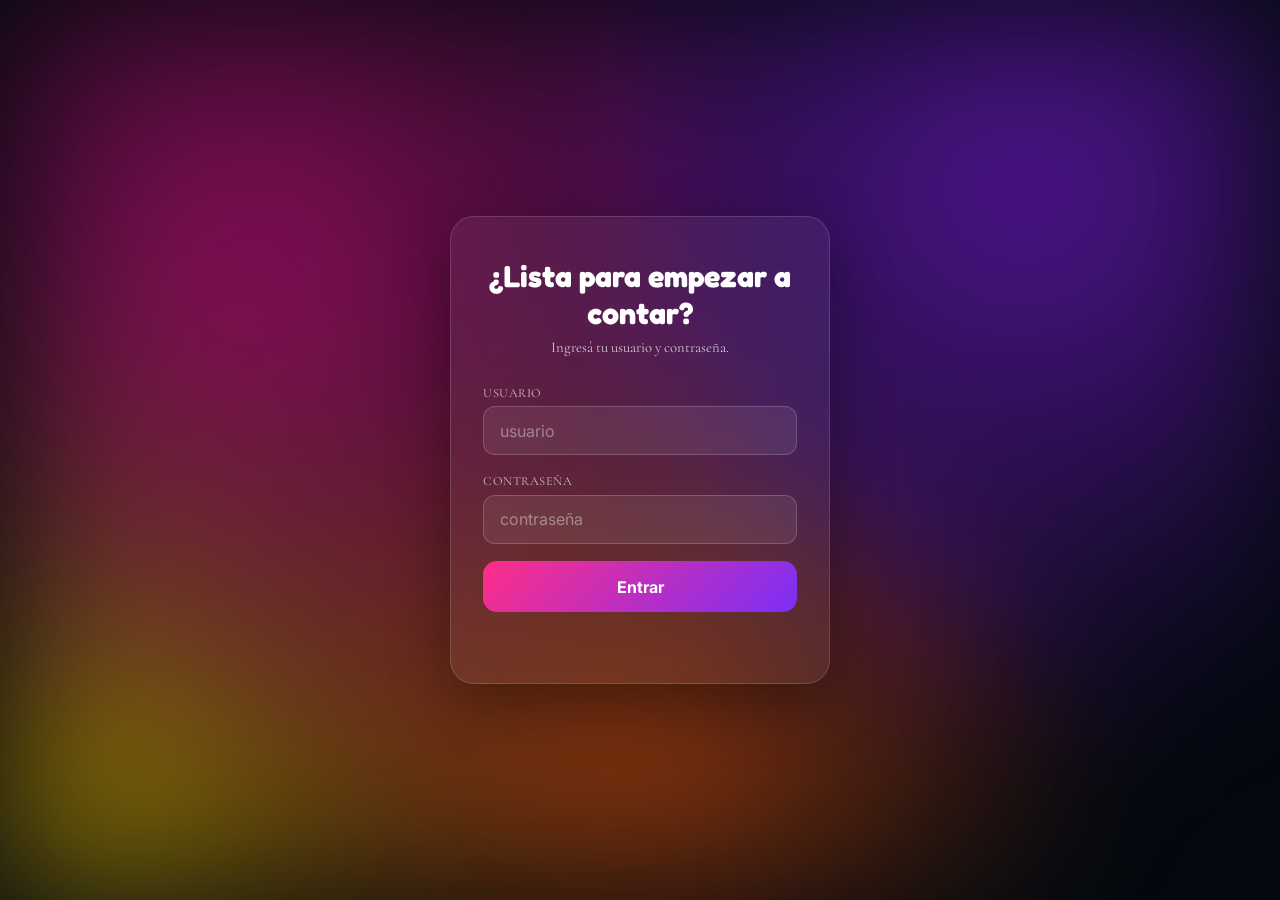
<file: index.html>
<!DOCTYPE html>
<html lang="es">
<head>
<meta charset="UTF-8">
<meta name="viewport" content="width=device-width,initial-scale=1.0,user-scalable=no">
<meta name="robots" content="noindex,nofollow">
<title>Nuestro Tiempo 💙</title>
<link rel="preconnect" href="https://fonts.googleapis.com">
<link href="https://fonts.googleapis.com/css2?family=Pacifico&family=Nunito:wght@400;600;700;800;900&family=Cormorant+Garamond:ital,wght@0,300;0,400;1,300;1,400&family=Fredoka:wght@500;700&family=DM+Mono:wght@500&family=Inter:wght@400;600&display=swap" rel="stylesheet">
<style>
*{box-sizing:border-box;margin:0;padding:0}
body{margin:0;min-height:100vh;background:#1A0B2E;color:#fff;font-family:'Inter',sans-serif;overflow-x:hidden;}

*{box-sizing:border-box;}
body{
  margin:0;min-height:100vh;
  background:#1A0B2E;
  color:#fff;
  font-family:'Inter',sans-serif;
  overflow-x:hidden;
}


/* ══ AURORA ══ */
.aurora{
  position:fixed;inset:0;z-index:0;
  background:
    radial-gradient(circle at 20% 30%,#FF2E87 0%,transparent 45%),
    radial-gradient(circle at 80% 20%,#7B2FF7 0%,transparent 45%),
    radial-gradient(circle at 50% 85%,#FF6B35 0%,transparent 45%),
    radial-gradient(circle at 5% 90%,#FFD23F 0%,transparent 40%);
  filter:blur(80px) saturate(150%);
  opacity:0.55;
  animation:auroraMove 28s ease-in-out infinite alternate;
}
@keyframes auroraMove{
  0%{transform:scale(1) rotate(0deg);}
  50%{transform:scale(1.15) rotate(8deg);}
  100%{transform:scale(1) rotate(-6deg);}
}
.heart-float{
  position:fixed;bottom:-10%;font-size:1.1rem;
  opacity:0.45;pointer-events:none;
  animation:floatUp linear infinite;z-index:0;
}
@keyframes floatUp{
  0%{transform:translateY(0) translateX(0);opacity:0;}
  10%{opacity:0.45;}90%{opacity:0.3;}
  100%{transform:translateY(-115vh) translateX(20px);opacity:0;}
}

/* ══ LOGIN ══ */
#loginScreen{
  position:fixed;inset:0;z-index:900;
  display:flex;align-items:center;justify-content:center;
  transition:opacity 0.6s ease;
}
#loginScreen.out{opacity:0;pointer-events:none;}
.login-card{
  position:relative;z-index:1;
  background:rgba(255,255,255,0.06);
  backdrop-filter:blur(20px);
  border:1px solid rgba(255,255,255,0.14);
  border-radius:24px;
  padding:2.5rem 2rem;
  width:90%;max-width:380px;
  text-align:center;
  box-shadow:0 20px 60px rgba(0,0,0,0.35);
}
.login-card h1{
  font-family:'Fredoka',sans-serif;font-weight:700;
  font-size:clamp(1.4rem,5vw,1.9rem);margin:0 0 0.4rem;
  color:#fff;
}
.login-card p.sub{margin:0 0 1.8rem;opacity:0.75;font-size:0.92rem;color:#fff;}
.login-card label{
  display:block;text-align:left;font-size:0.78rem;
  letter-spacing:0.5px;text-transform:uppercase;opacity:0.7;
  margin:0 0 0.35rem;color:#fff;
}
.login-card input{
  width:100%;padding:0.85rem 1rem;margin-bottom:1.1rem;
  border-radius:12px;border:1px solid rgba(255,255,255,0.18);
  background:rgba(255,255,255,0.08);color:#fff;
  font-family:'Inter',sans-serif;font-size:1rem;
}
.login-card input::placeholder{color:rgba(255,255,255,0.4);}
.login-card button{
  width:100%;padding:0.95rem;border:none;border-radius:14px;
  background:linear-gradient(135deg,#FF2E87,#7B2FF7);
  color:#fff;font-family:'Inter',sans-serif;font-weight:700;
  font-size:1rem;cursor:pointer;transition:transform 0.15s ease;
}
.login-card button:hover{transform:scale(1.02);}
.login-card button:active{transform:scale(0.97);}
.login-error{color:#FFD23F;font-size:0.85rem;margin-top:0.9rem;min-height:1.2em;}

/* ══ CONTADOR ══ */
#contadorScreen{
  position:fixed;inset:0;z-index:800;
  display:none;flex-direction:column;
  align-items:center;justify-content:center;
  padding:1.5rem;overflow-y:auto;
  text-align:center;
}
#contadorScreen.visible{display:flex;}
#contadorScreen h1{
  font-family:'Fredoka',sans-serif;font-weight:700;
  font-size:clamp(1.8rem,6vw,2.8rem);
  margin:0 0 2.2rem;
  background:linear-gradient(90deg,#FF2E87,#FF6B35,#FFD23F,#7B2FF7,#FF2E87);
  background-size:300% auto;
  -webkit-background-clip:text;background-clip:text;color:transparent;
  animation:gradientShift 9s linear infinite;
}
@keyframes gradientShift{
  0%{background-position:0% 50%;}100%{background-position:300% 50%;}
}
.digits{
  display:flex;gap:clamp(0.6rem,3vw,2rem);
  justify-content:center;flex-wrap:wrap;
}
.unit{display:flex;flex-direction:column;align-items:center;min-width:70px;}
.unit .value{
  font-family:'DM Mono',monospace;font-weight:500;
  font-size:clamp(2rem,9vw,4rem);line-height:1;
}
.unit.dias .value{color:#FF2E87;text-shadow:0 0 25px rgba(255,46,135,0.55);}
.unit.horas .value{color:#FF6B35;text-shadow:0 0 25px rgba(255,107,53,0.55);}
.unit.min .value{color:#7B2FF7;text-shadow:0 0 25px rgba(123,47,247,0.6);}
.unit.seg .value{color:#FFD23F;text-shadow:0 0 25px rgba(255,210,63,0.55);}
.unit .label{
  font-family:'Inter',sans-serif;font-size:0.7rem;
  letter-spacing:2px;text-transform:uppercase;opacity:0.65;margin-top:0.5rem;color:#fff;
}
.desde-txt{margin-top:2.2rem;font-size:0.92rem;opacity:0.75;color:#fff;}
.dedicatoria{
  font-family:'Inter',sans-serif;font-size:clamp(0.95rem,3.5vw,1.1rem);
  line-height:1.8;color:rgba(255,255,255,0.88);
  text-align:center;margin:2rem 0 1.5rem;font-style:italic;
}
.gracias{
  font-family:'Fredoka',sans-serif;font-size:clamp(1.1rem,4vw,1.35rem);
  font-style:normal;font-weight:700;
  background:linear-gradient(90deg,#FF2E87,#FF6B35);
  -webkit-background-clip:text;background-clip:text;color:transparent;
}
.cancion-wrap{max-width:360px;width:90%;margin:0 auto;}
.btn-regalito{
  display:block;width:90%;max-width:340px;
  margin:2rem auto 0;
  padding:1rem;border:none;border-radius:16px;
  background:linear-gradient(135deg,#FF2E87,#7B2FF7);
  color:#fff;font-family:'Fredoka',sans-serif;font-weight:700;
  font-size:1.1rem;letter-spacing:0.2em;cursor:pointer;
  text-transform:uppercase;
  box-shadow:0 4px 24px rgba(255,46,135,0.45);
  transition:transform 0.15s,box-shadow 0.15s;
}
.btn-regalito:hover{transform:scale(1.03);}
.btn-regalito:active{transform:scale(0.96);}




@import url('https://fonts.googleapis.com/css2?family=Pacifico&family=Nunito:wght@400;600;700;800;900&family=Cormorant+Garamond:ital,wght@1,400;1,500&display=swap');

*,*::before,*::after{box-sizing:border-box;margin:0;padding:0}
html,body{width:100%;height:100%;overflow:hidden}

:root{
  --bg:#04090f;
  --sky:#b8e8ff;
  --sky2:#d6f1ff;
  --sky3:#e8f8ff;
  --white:#f5faff;
  --gold:#f5d76e;
  --pink:#ffb3d9;
  --text:#e8f4ff;
  --card:rgba(180,230,255,0.05);
  --border:rgba(180,230,255,0.18);
  --border2:rgba(180,230,255,0.1);
}

body{
  background:var(--bg);
  font-family:'Nunito',sans-serif;
  color:var(--text);
  min-height:100vh;
  display:flex;flex-direction:column;align-items:center;
}
canvas#bg{position:fixed;inset:0;z-index:0;pointer-events:none}

#app{
  position:relative;z-index:10;
  display:none;
  width:100%;max-width:520px;
  padding:24px 16px 80px;
  overflow-y:auto;height:100vh;
}
#app::-webkit-scrollbar{display:none}

/* ── HEADER ── */
.header{text-align:center;padding:30px 0 22px;animation:fadeDown 0.8s ease both}
.header-sub{
  font-family:'Cormorant Garamond',serif;font-style:italic;
  font-size:0.95rem;color:rgba(180,230,255,0.55);letter-spacing:0.18em;margin-bottom:8px;
}
.header-title{
  font-family:'Pacifico',cursive;
  font-size:clamp(1.9rem,7vw,2.8rem);
  background:linear-gradient(135deg,#ffffff,#b8e8ff,#7dd3fc,#f0abfc);
  -webkit-background-clip:text;-webkit-text-fill-color:transparent;
  filter:drop-shadow(0 0 22px rgba(120,200,255,0.45));
  line-height:1.2;
}
.score-bar{
  display:flex;align-items:center;justify-content:center;gap:8px;
  margin-top:14px;font-size:0.82rem;letter-spacing:0.12em;
  color:rgba(180,230,255,0.45);
}
.score-val{color:var(--gold);font-weight:900;font-size:1.05rem;
  text-shadow:0 0 12px rgba(245,215,110,0.5)}

/* ── SECCIÓN ── */
.section{
  background:var(--card);
  border:1.5px solid var(--border);
  border-radius:26px;padding:22px 18px;margin-bottom:20px;
  backdrop-filter:blur(18px);
  box-shadow:0 8px 40px rgba(0,0,0,0.4),0 0 0 1px rgba(180,230,255,0.04);
  animation:fadeUp 0.6s ease both;
}
.section-title{
  font-family:'Pacifico',cursive;font-size:1.15rem;
  margin-bottom:4px;display:flex;align-items:center;gap:8px;
  color:var(--white);
}
.section-sub{
  font-size:0.72rem;color:rgba(180,230,255,0.38);
  letter-spacing:0.14em;text-transform:uppercase;margin-bottom:16px;
}

/* ════════════════════════════
   JUEGO 1 — MEMORIA
════════════════════════════ */
#memGrid{
  display:grid;grid-template-columns:repeat(4,1fr);gap:8px;margin-top:4px;
}
.mem-card{
  aspect-ratio:1;border-radius:13px;cursor:pointer;
  position:relative;transform-style:preserve-3d;
  transition:transform 0.45s ease;user-select:none;
}
.mem-card.flipped{transform:rotateY(180deg)}
.mem-card.matched{cursor:default}
.mem-front,.mem-back{
  position:absolute;inset:0;border-radius:13px;
  display:flex;align-items:center;justify-content:center;
  backface-visibility:hidden;
}
.mem-front{
  background:linear-gradient(135deg,#071828,#0a2035);
  border:1.5px solid rgba(100,180,255,0.22);
  font-size:1.1rem;color:rgba(120,190,255,0.35);
}
.mem-back{
  background:linear-gradient(135deg,#0e3352,#1a5276);
  border:1.5px solid rgba(140,210,255,0.4);
  transform:rotateY(180deg);
  font-size:clamp(1.3rem,5vw,1.9rem);
  box-shadow:0 4px 16px rgba(80,170,255,0.25);
}
.mem-card.matched .mem-back{
  background:linear-gradient(135deg,#0a2a2a,#0e4040);
  border-color:rgba(100,230,210,0.55);
  box-shadow:0 4px 18px rgba(50,210,190,0.35);
}
.mem-status{
  text-align:center;margin-top:12px;font-size:0.85rem;
  color:rgba(180,230,255,0.55);min-height:1.4em;
}
.mem-btn{
  display:block;width:100%;margin-top:12px;padding:10px;
  border-radius:13px;border:none;
  background:linear-gradient(135deg,#1a6a9a,#2196c4);
  color:#fff;font-family:'Nunito',sans-serif;font-weight:800;
  font-size:0.9rem;cursor:pointer;
  box-shadow:0 4px 18px rgba(30,140,200,0.4);
  transition:transform 0.12s,box-shadow 0.12s;
}
.mem-btn:hover{transform:translateY(-2px);box-shadow:0 8px 24px rgba(30,140,200,0.6)}
.mem-btn:active{transform:scale(0.96)}

/* ════════════════════════════
   JUEGO 2 — ADIVINA
════════════════════════════ */
.word-counter{
  text-align:center;font-size:0.72rem;
  color:rgba(180,230,255,0.38);margin-bottom:8px;letter-spacing:0.12em;text-transform:uppercase;
}
.word-pista{
  background:rgba(100,190,255,0.06);
  border:1px solid rgba(140,210,255,0.2);
  border-radius:13px;padding:14px 16px;
  font-family:'Cormorant Garamond',serif;font-style:italic;
  font-size:1.12rem;color:rgba(210,240,255,0.88);
  margin-bottom:14px;line-height:1.55;min-height:58px;
}
.word-blanks{
  display:flex;justify-content:center;flex-wrap:wrap;gap:6px;margin-bottom:14px;
}
.letter-box{
  width:clamp(26px,7vw,38px);height:clamp(34px,9vw,48px);
  border-bottom:2.5px solid rgba(140,210,255,0.5);
  display:flex;align-items:flex-end;justify-content:center;
  font-size:clamp(0.95rem,4vw,1.3rem);font-weight:900;
  color:var(--white);padding-bottom:4px;
  transition:border-color 0.3s,color 0.3s;
}
.letter-box.correct{border-color:#67e8f9;color:#67e8f9}
.letter-box.wrong-flash{border-color:#fda4af;animation:shake 0.3s ease}
.word-vidas{
  font-size:0.85rem;color:rgba(180,230,255,0.5);
  text-align:center;margin-bottom:10px;letter-spacing:0.05em;
}
.word-keyboard{
  display:flex;flex-wrap:wrap;justify-content:center;gap:5px;margin-bottom:10px;
}
.key-btn{
  width:clamp(27px,7.5vw,37px);height:clamp(30px,8vw,40px);
  border-radius:8px;border:1px solid rgba(120,200,255,0.25);
  background:rgba(60,140,200,0.14);
  color:var(--text);font-weight:800;font-size:0.8rem;cursor:pointer;
  transition:all 0.15s;display:flex;align-items:center;justify-content:center;
}
.key-btn:hover{background:rgba(100,190,255,0.3);border-color:rgba(160,220,255,0.5)}
.key-btn:active{transform:scale(0.88)}
.key-btn:disabled{opacity:0.18;cursor:default;pointer-events:none}
.word-msg{text-align:center;min-height:1.5em;font-weight:800;font-size:0.9rem;margin-top:4px}
.word-next{
  display:none;width:100%;margin-top:10px;padding:10px;
  border-radius:13px;border:none;
  background:linear-gradient(135deg,#0e6ea0,#38bdf8);
  color:#fff;font-family:'Nunito',sans-serif;font-weight:800;
  font-size:0.88rem;cursor:pointer;
  box-shadow:0 4px 16px rgba(30,160,220,0.4);transition:transform 0.12s;
}
.word-next:hover{transform:translateY(-2px)}
.word-done-msg{
  text-align:center;padding:16px 8px;
  font-family:'Pacifico',cursive;font-size:1.05rem;
  color:var(--sky);line-height:1.65;display:none;
}

/* ════════════════════════════
   JUEGO 3 — AFIRMACIONES
════════════════════════════ */
.aff-intro{
  font-family:'Cormorant Garamond',serif;font-style:italic;
  font-size:1.05rem;color:rgba(200,235,255,0.65);
  text-align:center;margin-bottom:18px;line-height:1.55;
}
.aff-progress{
  display:flex;gap:6px;justify-content:center;margin-bottom:16px;
}
.a-dot{
  width:8px;height:8px;border-radius:50%;
  background:rgba(140,210,255,0.18);transition:background 0.3s;
}
.a-dot.done{background:var(--gold)}
.a-dot.active{background:var(--sky);box-shadow:0 0 7px rgba(140,210,255,0.7)}

.aff-question{
  font-weight:900;font-size:1.05rem;
  text-align:center;margin-bottom:16px;
  color:rgba(230,248,255,0.95);line-height:1.4;min-height:1.5em;
}
.aff-opts{display:flex;flex-direction:column;gap:9px;margin-bottom:14px}
.aff-opt{
  padding:13px 16px;border-radius:15px;
  border:1.5px solid rgba(140,210,255,0.2);
  background:rgba(60,140,200,0.09);
  font-weight:700;font-size:0.92rem;cursor:pointer;
  text-align:left;transition:all 0.18s;color:var(--text);
  display:flex;align-items:center;gap:10px;
}
.aff-opt:hover{
  background:rgba(100,195,255,0.18);
  border-color:rgba(160,225,255,0.42);
  transform:translateX(5px);
}
.aff-opt:active{transform:scale(0.97)}
.aff-opt[disabled]{pointer-events:none;opacity:0.5}
.aff-opt.selected{
  background:rgba(100,195,255,0.22);
  border-color:rgba(180,230,255,0.55);
}

/* carta revelada */
.aff-card{
  display:none;
  background:linear-gradient(135deg,rgba(10,50,80,0.6),rgba(5,25,45,0.7));
  border:1.5px solid rgba(140,215,255,0.28);
  border-radius:20px;padding:22px 18px;
  text-align:center;margin-bottom:14px;
  animation:affPop 0.65s cubic-bezier(0.34,1.56,0.64,1) both;
}
.aff-card.show{display:block}
.aff-emoji{
  font-size:2.6rem;margin-bottom:12px;display:block;
  animation:floatY 3.2s ease-in-out infinite;
}
.aff-text{
  font-family:'Cormorant Garamond',serif;font-style:italic;
  font-size:1.18rem;line-height:1.65;
  color:rgba(230,248,255,0.95);
  text-shadow:0 0 18px rgba(100,200,255,0.2);
}
.aff-from{
  margin-top:12px;font-size:0.76rem;letter-spacing:0.22em;
  color:rgba(160,220,255,0.4);text-transform:uppercase;
}

.aff-next{
  display:none;width:100%;padding:10px;border-radius:13px;border:none;
  background:linear-gradient(135deg,#0c5a8a,#0ea5e9);
  color:#fff;font-family:'Nunito',sans-serif;font-weight:800;
  font-size:0.88rem;cursor:pointer;
  box-shadow:0 4px 16px rgba(14,165,233,0.4);transition:transform 0.12s;
  margin-bottom:4px;
}
.aff-next:hover{transform:translateY(-2px)}
.aff-next.show{display:block}

.aff-restart{
  display:none;width:100%;padding:10px;border-radius:13px;border:none;
  background:linear-gradient(135deg,#1a3a4a,#2a5a7a);
  color:rgba(180,230,255,0.8);font-family:'Nunito',sans-serif;font-weight:700;
  font-size:0.82rem;cursor:pointer;border:1px solid rgba(140,210,255,0.2);
  transition:all 0.2s;margin-top:6px;
}
.aff-restart:hover{background:linear-gradient(135deg,#1e4a5e,#2e6a8e);color:#fff}
.aff-restart.show{display:block}

/* ── FX ── */
.spark{position:fixed;pointer-events:none;z-index:80;border-radius:50%;animation:sparkFly ease-out forwards}
.confetti-p{position:fixed;pointer-events:none;z-index:79;animation:confFall linear forwards}
.toast{
  position:fixed;bottom:28px;left:50%;transform:translateX(-50%) translateY(90px);
  z-index:90;background:rgba(4,14,28,0.96);
  border:1.5px solid rgba(140,210,255,0.22);border-radius:20px;
  padding:14px 22px;font-family:'Nunito',sans-serif;font-weight:700;font-size:0.92rem;
  color:var(--white);text-align:center;backdrop-filter:blur(20px);
  box-shadow:0 8px 32px rgba(0,0,0,0.55);
  transition:transform 0.5s cubic-bezier(0.34,1.56,0.64,1),opacity 0.5s;
  opacity:0;pointer-events:none;max-width:290px;line-height:1.5;
}
.toast.show{transform:translateX(-50%) translateY(0);opacity:1}

/* ── KEYFRAMES ── */
@keyframes fadeDown{from{opacity:0;transform:translateY(-18px)}to{opacity:1;transform:translateY(0)}}
@keyframes fadeUp{from{opacity:0;transform:translateY(24px)}to{opacity:1;transform:translateY(0)}}
@keyframes shake{0%,100%{transform:translateX(0)}25%{transform:translateX(-6px)}75%{transform:translateX(6px)}}
@keyframes sparkFly{0%{opacity:1;transform:translate(0,0) scale(1)}100%{opacity:0;transform:translate(var(--tx),var(--ty)) scale(0)}}
@keyframes confFall{0%{transform:translateY(-30px) rotate(0deg);opacity:1}80%{opacity:0.8}100%{transform:translateY(105vh) rotate(var(--rot));opacity:0}}
@keyframes affPop{from{opacity:0;transform:scale(0.82) translateY(18px)}to{opacity:1;transform:scale(1) translateY(0)}}
@keyframes floatY{0%,100%{transform:translateY(0)}50%{transform:translateY(-9px)}}


  50%{box-shadow:0 4px 32px rgba(20,140,210,0.85),0 0 0 8px rgba(20,140,210,0.1)}
}


}

}


}



/* ══ APERTURA ══ */
#apertura{
  position:fixed;inset:0;z-index:1000;
  display:flex;align-items:center;justify-content:center;
  overflow:hidden;
}
#papel{
  position:absolute;inset:0;
  background:linear-gradient(160deg,#f5f0e8 0%,#ede5d0 40%,#e8dfc8 100%);
  display:flex;flex-direction:column;align-items:center;justify-content:center;
  overflow:hidden;
}
#papel::before{
  content:'';position:absolute;inset:0;
  background-image:repeating-linear-gradient(0deg,transparent,transparent 32px,rgba(0,0,0,0.04) 32px,rgba(0,0,0,0.04) 33px);
  pointer-events:none;
}
#papel::after{content:'';position:absolute;inset:16px;border:1.5px solid rgba(160,120,60,0.2);border-radius:4px;pointer-events:none;}
#fraseUnica{
  position:absolute;top:10%;left:50%;transform:translateX(-50%);
  font-family:'Cormorant Garamond',serif;font-style:italic;
  color:rgba(80,45,15,0.7);font-size:clamp(1rem,3.5vw,1.35rem);
  letter-spacing:0.04em;line-height:1.6;text-align:center;
  max-width:78%;pointer-events:none;
}
.carta-centro{position:relative;z-index:5;display:flex;flex-direction:column;align-items:center;gap:6px;text-align:center;}
.carta-para{font-family:'Cormorant Garamond',serif;font-style:italic;font-size:0.8rem;color:rgba(100,65,25,0.55);letter-spacing:0.2em;text-transform:uppercase;}
.carta-nombre{font-family:'Pacifico',cursive;font-size:clamp(2rem,8vw,3rem);color:#5a3010;text-shadow:1px 2px 0 rgba(255,255,255,0.6);margin-bottom:16px;}
.lacre{
  width:clamp(80px,20vw,110px);height:clamp(80px,20vw,110px);border-radius:50%;
  background:radial-gradient(circle at 38% 32%,#ff6060,#cc0000,#700000);
  box-shadow:0 6px 24px rgba(180,0,0,0.6),inset 0 3px 6px rgba(255,120,120,0.35);
  display:flex;align-items:center;justify-content:center;
  font-size:clamp(1.8rem,5vw,2.4rem);cursor:pointer;
  animation:lacrePulse 2s ease-in-out infinite;user-select:none;
}
.lacre:active{transform:scale(0.92)}
.lacre-hint{font-family:'Cormorant Garamond',serif;font-style:italic;font-size:0.8rem;color:rgba(120,75,30,0.5);letter-spacing:0.15em;margin-top:10px;animation:blink 2.2s ease-in-out infinite;}
@keyframes lacrePulse{0%,100%{box-shadow:0 6px 24px rgba(180,0,0,0.6)}50%{box-shadow:0 6px 36px rgba(220,0,0,0.9),0 0 0 8px rgba(200,0,0,0.14)}}
@keyframes blink{0%,100%{opacity:0.5}50%{opacity:0.2}}

/* ══ DEDICATORIA ══ */
#dedicatoria{
  position:fixed;inset:0;z-index:500;
  display:none;flex-direction:column;
  align-items:center;justify-content:center;
  background:linear-gradient(160deg,#07030f 0%,#0d0520 50%,#07030f 100%);
  padding:32px 24px;overflow-y:auto;
  opacity:0;transition:opacity 0.8s ease;
}
#dedicatoria.show{display:flex;}
#dedicatoria.visible{opacity:1;}
.ded-sub{font-family:'Cormorant Garamond',serif;font-style:italic;font-size:0.85rem;color:rgba(180,230,255,0.45);letter-spacing:0.22em;text-transform:uppercase;margin-bottom:8px;animation:fadeUp 0.6s ease 0.2s both;}
.ded-titulo{font-family:'Pacifico',cursive;font-size:clamp(1.6rem,6vw,2.4rem);background:linear-gradient(135deg,#ffffff,#b8e8ff,#7dd3fc);-webkit-background-clip:text;-webkit-text-fill-color:transparent;text-align:center;margin-bottom:4px;animation:fadeUp 0.6s ease 0.35s both;}
.ded-artista{font-family:'Cormorant Garamond',serif;font-style:italic;font-size:1rem;color:rgba(180,230,255,0.5);margin-bottom:24px;animation:fadeUp 0.6s ease 0.5s both;}
.ded-letra{background:rgba(180,230,255,0.04);border:1px solid rgba(180,230,255,0.12);border-radius:20px;padding:22px 20px;max-width:340px;width:100%;margin-bottom:20px;animation:fadeUp 0.6s ease 0.65s both;}
.ded-linea{font-family:'Cormorant Garamond',serif;font-style:italic;font-size:clamp(1rem,3.5vw,1.2rem);color:rgba(220,245,255,0.88);text-align:center;line-height:1.75;opacity:0;animation:fadeUp 0.5s ease forwards;}
.ded-mensaje{font-family:'Cormorant Garamond',serif;font-style:italic;font-size:0.92rem;color:rgba(180,210,255,0.55);text-align:center;max-width:300px;line-height:1.6;margin-bottom:8px;animation:fadeUp 0.6s ease 1.8s both;}
.ded-from{font-size:0.75rem;letter-spacing:0.2em;color:rgba(140,200,255,0.35);text-transform:uppercase;margin-bottom:24px;animation:fadeUp 0.6s ease 2s both;}
.spotify-btn{display:flex;align-items:center;gap:10px;padding:13px 28px;border-radius:999px;border:none;background:#1DB954;color:#fff;font-family:'Nunito',sans-serif;font-weight:800;font-size:0.92rem;cursor:pointer;text-decoration:none;box-shadow:0 4px 20px rgba(29,185,84,0.45);transition:transform 0.15s;animation:fadeUp 0.6s ease 2.2s both;margin-bottom:16px;}
.spotify-btn:active{transform:scale(0.96)}
.ded-skip{font-family:'Nunito',sans-serif;font-weight:800;font-size:0.95rem;color:rgba(180,230,255,0.7);cursor:pointer;letter-spacing:0.15em;text-transform:uppercase;transition:all 0.2s;animation:fadeUp 0.6s ease 2.4s both;background:rgba(140,210,255,0.08);border:1.5px solid rgba(140,210,255,0.25);border-radius:14px;padding:12px 28px;}
.ded-skip:hover{color:rgba(180,230,255,0.6)}

/* ══ BOTÓN MÚSICA ══ */
#mBtn{position:fixed;bottom:22px;right:18px;z-index:999;width:46px;height:46px;border-radius:50%;border:none;background:linear-gradient(135deg,#0a3a5a,#1a7aaa);color:#fff;font-size:1.25rem;cursor:pointer;box-shadow:0 4px 18px rgba(20,120,200,0.6);transition:background 0.3s,transform 0.15s;}
#mBtn:active{transform:scale(0.9);}
#mBtn.on{background:linear-gradient(135deg,#0a5a3a,#1aaa7a);}

/* ══ SKIP WORD ══ */
.word-skip{margin-top:10px;padding:10px 14px;border-radius:12px;border:1px solid rgba(140,210,255,0.2);background:rgba(140,210,255,0.07);color:rgba(180,230,255,0.5);font-family:'Nunito',sans-serif;font-weight:700;font-size:0.82rem;cursor:pointer;transition:all 0.2s;display:none;}
.word-skip:hover{background:rgba(140,210,255,0.18);color:rgba(200,240,255,0.9)}


/* ══ CAJITA SORPRESA ══ */
#cajitaBtn{position:fixed;bottom:80px;right:18px;z-index:999;display:none;flex-direction:column;align-items:center;gap:4px;cursor:pointer;animation:cajitaAppear 0.6s cubic-bezier(0.34,1.56,0.64,1) both;}
#cajitaBtn.show{display:flex;}
#cajitaEmoji{font-size:2.4rem;animation:cajitaWiggle 1.2s ease-in-out infinite;filter:drop-shadow(0 4px 12px rgba(245,200,70,0.6));}
#cajitaLabel{font-family:'Nunito',sans-serif;font-weight:800;font-size:0.62rem;letter-spacing:0.12em;color:var(--gold);text-transform:uppercase;background:rgba(10,20,40,0.8);border:1px solid rgba(245,200,70,0.3);border-radius:20px;padding:2px 8px;backdrop-filter:blur(8px);}
@keyframes cajitaAppear{from{opacity:0;transform:scale(0) translateY(20px)}to{opacity:1;transform:scale(1) translateY(0)}}
@keyframes cajitaWiggle{0%,100%{transform:rotate(-8deg) scale(1)}25%{transform:rotate(8deg) scale(1.1)}50%{transform:rotate(-5deg) scale(1.05)}75%{transform:rotate(6deg) scale(1.08)}}
/* ══ PANTALLA CARTA ══ */
#cartaSecreta{position:fixed;inset:0;z-index:800;display:none;flex-direction:column;align-items:center;background:linear-gradient(160deg,#07030f 0%,#0d0520 50%,#07030f 100%);overflow-y:auto;opacity:0;transition:opacity 0.6s ease;padding:0 0 40px 0;}
#cartaSecreta.show{display:flex;}#cartaSecreta.visible{opacity:1;}
.cs-header{width:100%;display:flex;align-items:center;padding:16px 20px 8px;position:sticky;top:0;z-index:10;background:linear-gradient(to bottom,#07030f 80%,transparent);}
.cs-back{font-family:'Nunito',sans-serif;font-weight:700;font-size:0.8rem;letter-spacing:0.12em;color:rgba(180,230,255,0.45);background:none;border:none;cursor:pointer;display:flex;align-items:center;gap:6px;transition:color 0.2s;padding:8px 0;}
.cs-back:hover{color:rgba(180,230,255,0.85)}
.cs-inner{display:flex;flex-direction:column;align-items:center;padding:0 20px 20px;width:100%;max-width:420px;margin:0 auto;}
.cs-estrella{font-size:3rem;margin-bottom:8px;animation:starSpin 0.8s ease both;}
.cs-titulo{font-family:'Pacifico',cursive;font-size:clamp(1.1rem,4vw,1.6rem);color:var(--gold);text-shadow:0 0 20px rgba(245,200,70,0.5);margin-bottom:20px;text-align:center;animation:fadeUp 0.6s ease 0.3s both;line-height:1.3;}
.cs-carta{background:linear-gradient(160deg,#f5f0e8,#ede5d0);border-radius:16px;padding:28px 22px;width:100%;box-shadow:0 20px 60px rgba(0,0,0,0.6);position:relative;overflow:hidden;animation:fadeUp 0.7s ease 0.5s both;}
.cs-carta::before{content:'';position:absolute;inset:0;background-image:repeating-linear-gradient(0deg,transparent,transparent 28px,rgba(0,0,0,0.035) 28px,rgba(0,0,0,0.035) 29px);pointer-events:none;}
.cs-texto{font-family:'Cormorant Garamond',serif;font-size:clamp(0.95rem,2.8vw,1.08rem);color:#3a2010;line-height:1.8;position:relative;z-index:1;white-space:pre-line;}
.cs-firma{font-family:'Pacifico',cursive;font-size:1.05rem;color:#5a3010;margin-top:18px;text-align:right;position:relative;z-index:1;}
.cs-amor{font-family:'Cormorant Garamond',serif;font-style:italic;font-size:1.05rem;color:#8a2020;margin-top:6px;text-align:right;position:relative;z-index:1;}
.word-skip{margin-top:10px;padding:10px 14px;border-radius:12px;border:1px solid rgba(140,210,255,0.2);background:rgba(140,210,255,0.07);color:rgba(180,230,255,0.5);font-family:'Nunito',sans-serif;font-weight:700;font-size:0.82rem;cursor:pointer;transition:all 0.2s;display:none;}
.word-skip:hover{background:rgba(140,210,255,0.18);color:rgba(200,240,255,0.9)}
@keyframes starSpin{0%{transform:scale(0) rotate(-180deg);opacity:0}60%{transform:scale(1.3) rotate(10deg)}100%{transform:scale(1) rotate(0deg);opacity:1}}


/* ══ BOTÓN IR A REGALITO 3 ══ */
.btn-pax{
  display:block;width:100%;max-width:300px;
  margin:16px auto 0;
  padding:14px 20px;border-radius:16px;border:none;
  background:linear-gradient(135deg,#0a3a5a,#1a6a9a);
  color:#fff;font-family:'Nunito',sans-serif;font-weight:800;
  font-size:0.88rem;letter-spacing:0.15em;cursor:pointer;
  text-transform:uppercase;text-decoration:none;
  box-shadow:0 4px 20px rgba(20,100,180,0.5);
  transition:transform 0.15s,box-shadow 0.15s;
  text-align:center;
}
.btn-pax:hover{transform:scale(1.03);box-shadow:0 6px 28px rgba(20,100,180,0.7)}
.btn-pax:active{transform:scale(0.96)}

/* ══ PUNTOS FLOTANTES ══ */
.pts-float{
  position:fixed;
  font-family:'Nunito',sans-serif;font-weight:900;
  font-size:1.1rem;color:var(--gold);
  pointer-events:none;z-index:9999;
  text-shadow:0 0 12px rgba(245,200,70,0.8);
  animation:ptsSubir 1.2s ease forwards;
}
@keyframes ptsSubir{
  0%{opacity:1;transform:translateY(0) scale(1)}
  60%{opacity:1;transform:translateY(-60px) scale(1.15)}
  100%{opacity:0;transform:translateY(-100px) scale(0.9)}
}



/* ══ ELECCIÓN ══ */
#pantEleccion{
  position:fixed;inset:0;z-index:600;display:none;
  flex-direction:column;align-items:center;justify-content:center;
  padding:32px 24px;opacity:0;transition:opacity 0.7s ease;
}
.elec-titulo{font-family:'Pacifico',cursive;font-size:clamp(1.4rem,5vw,2rem);color:#fff;
  text-shadow:0 0 20px rgba(180,230,255,0.5);margin-bottom:6px;text-align:center;}
.elec-sub{font-family:'Cormorant Garamond',serif;font-style:italic;font-size:0.92rem;
  color:rgba(220,240,255,0.75);margin-bottom:28px;}
.elec-cards{display:flex;flex-direction:column;gap:16px;width:100%;max-width:320px;}
.elec-card{cursor:pointer;border-radius:20px;padding:24px 20px;text-align:center;transition:transform 0.2s;}
.elec-card:active{transform:scale(0.96)}
.elec-star{background:rgba(180,230,255,0.07);border:1.5px solid rgba(180,230,255,0.25);}
.elec-sol{background:rgba(245,200,70,0.07);border:1.5px solid rgba(245,200,70,0.3);}
.elec-icon{font-size:2.2rem;margin-bottom:8px}
.elec-n-star{font-family:'Nunito',sans-serif;font-weight:800;font-size:1rem;color:#fff;letter-spacing:0.1em;}
.elec-n-sol{font-family:'Nunito',sans-serif;font-weight:800;font-size:1rem;color:#ffd84d;
  letter-spacing:0.1em;text-shadow:0 0 12px rgba(255,210,50,0.5);}
.elec-d-star{font-family:'Cormorant Garamond',serif;font-style:italic;font-size:0.85rem;
  color:rgba(210,235,255,0.7);margin-top:5px;}
.elec-d-sol{font-family:'Cormorant Garamond',serif;font-style:italic;font-size:0.85rem;
  color:rgba(245,210,80,0.7);margin-top:5px;}

/* ══ FONDO SOL ══ */
#bgSol{position:fixed;inset:0;z-index:0;pointer-events:none;display:none}

/* ══ BTN VOLVER SOL ══ */
#btnVolverSol{
  position:fixed;top:16px;left:16px;z-index:999;
  font-family:'Nunito',sans-serif;font-weight:700;font-size:0.78rem;
  letter-spacing:0.12em;color:rgba(220,240,255,0.75);
  background:none;border:none;cursor:pointer;display:none;
}

/* ══ SECCIONES SOL ══ */

*,*::before,*::after{box-sizing:border-box;margin:0;padding:0}
html,body{width:100%;height:100%;overflow:hidden;background:#04090f}
:root{--gold:#f5d76e;--sky:#b8e8ff;--bg:#04090f}
body{font-family:'Cormorant Garamond',serif;color:#e8f4ff}
canvas#bg{position:fixed;inset:0;z-index:0;pointer-events:none}

/* ══ CARGA ══ */
#cargaScreen{
  position:fixed;inset:0;z-index:1000;
  background:#000a02;
  display:flex;flex-direction:column;
  align-items:center;justify-content:center;
  padding:32px 24px;
  font-family:'Courier New',monospace;
  transition:opacity 0.8s ease;
}
#cargaScreen.out{opacity:0;pointer-events:none}
.c-logo{font-size:2.2rem;margin-bottom:8px;animation:logoPulse 1.5s ease-in-out infinite}
.c-title{font-size:clamp(0.65rem,2vw,0.8rem);letter-spacing:0.35em;color:#00ff88;text-transform:uppercase;text-shadow:0 0 12px rgba(0,255,136,0.6);margin-bottom:28px}
.c-panel{background:rgba(0,255,136,0.03);border:1px solid rgba(0,255,136,0.2);border-radius:6px;padding:20px 22px;width:100%;max-width:360px;margin-bottom:20px}
.c-row{display:flex;justify-content:space-between;align-items:center;padding:5px 0;border-bottom:1px solid rgba(0,255,136,0.07);font-size:clamp(0.62rem,2vw,0.75rem)}
.c-row:last-child{border-bottom:none}
.c-lbl{color:rgba(0,255,136,0.45);letter-spacing:0.15em}
.c-val{color:#00ff88;letter-spacing:0.1em;text-shadow:0 0 8px rgba(0,255,136,0.4)}
.c-val.blink{animation:textBlink 0.8s ease-in-out infinite}
.c-prog-wrap{width:100%;max-width:360px;margin-bottom:14px}
.c-prog-lbl{display:flex;justify-content:space-between;font-size:0.62rem;letter-spacing:0.2em;color:rgba(0,255,136,0.45);margin-bottom:6px}
.c-prog-track{width:100%;height:6px;background:rgba(0,255,136,0.08);border-radius:3px;overflow:hidden;border:1px solid rgba(0,255,136,0.15)}
.c-prog-bar{height:100%;width:0%;background:linear-gradient(90deg,#00aa55,#00ff88);border-radius:3px;box-shadow:0 0 8px rgba(0,255,136,0.6)}
.c-status{font-size:clamp(0.6rem,1.8vw,0.72rem);letter-spacing:0.18em;color:rgba(0,255,136,0.5);text-align:center;min-height:1.4em;text-transform:uppercase}
.c-cursor{display:inline-block;animation:cursorBlink 0.7s step-end infinite;color:#00ff88}

/* ══ SECCIONES ══ */
.sec{position:fixed;inset:0;z-index:10;display:none;flex-direction:column;align-items:center;justify-content:center;overflow-y:auto;padding:40px 24px 70px}
.sec.activa{display:flex}
.sec.visible{opacity:1}
.sec{opacity:0;transition:opacity 0.7s ease}
.sec::-webkit-scrollbar{display:none}

/* ══ BTN GLOBAL ══ */
.btn-sig{
  margin-top:20px;padding:10px 24px;border-radius:999px;
  background:rgba(20,100,160,0.35);border:1px solid rgba(140,200,255,0.3);
  color:rgba(200,235,255,0.85);font-family:'Nunito',sans-serif;font-weight:700;
  font-size:0.75rem;letter-spacing:0.18em;cursor:pointer;
  transition:all 0.2s;text-transform:uppercase;backdrop-filter:blur(8px)
}
.btn-sig:hover{background:rgba(20,100,160,0.55)}
.btn-sig:active{transform:scale(0.96)}
.btn-volver{
  position:fixed;top:16px;left:16px;z-index:50;
  font-family:'Nunito',sans-serif;font-weight:700;font-size:0.78rem;
  letter-spacing:0.12em;color:rgba(180,230,255,0.4);
  background:none;border:none;cursor:pointer;transition:color 0.2s
}
.btn-volver:hover{color:rgba(180,230,255,0.8)}

/* ══ S1 CORINTIOS ══ */
#s1 .inner{max-width:380px;width:100%;display:flex;flex-direction:column;align-items:center;gap:16px;text-align:center}
.cor-deco{font-size:2.5rem;animation:floatY 3s ease-in-out infinite;filter:drop-shadow(0 4px 16px rgba(245,215,110,0.5))}
.cor-label{font-size:0.72rem;letter-spacing:0.3em;color:rgba(180,230,255,0.35);text-transform:uppercase;font-family:'Nunito',sans-serif}
.cor-verso{font-style:italic;font-size:clamp(1.3rem,5vw,1.9rem);color:#fff;line-height:1.7;text-shadow:0 0 30px rgba(180,230,255,0.4);background:rgba(180,230,255,0.05);border:1px solid rgba(180,230,255,0.12);border-radius:18px;padding:22px 20px;animation:fadeUp 0.8s ease both}
.cor-ref{font-size:0.8rem;letter-spacing:0.2em;color:rgba(180,230,255,0.35);font-family:'Nunito',sans-serif}

/* ══ S2 ENFERMITA ══ */
#s2 .inner{max-width:380px;width:100%;display:flex;flex-direction:column;align-items:center}
.enf-titulo{font-family:'Pacifico',cursive;font-size:clamp(1.4rem,5vw,2rem);color:#fff;text-shadow:0 0 20px rgba(200,230,255,0.4);margin-bottom:4px;animation:fadeUp 0.6s ease both}
.enf-sub{font-style:italic;font-size:0.88rem;color:rgba(180,230,255,0.45);margin-bottom:20px;animation:fadeUp 0.6s ease 0.2s both}
.receta-card{
  background:#fafaf8;border:none;border-radius:3px;
  padding:20px 18px 24px;width:100%;margin-bottom:16px;
  box-shadow:0 4px 20px rgba(0,0,0,0.4);position:relative;
  background-image:repeating-linear-gradient(0deg,transparent,transparent 27px,rgba(180,210,240,0.18) 27px,rgba(180,210,240,0.18) 28px);
  background-position:0 36px;animation:fadeUp 0.7s ease 0.3s both
}
.receta-card::before{content:'';position:absolute;top:0;left:36px;bottom:0;width:1.5px;background:rgba(220,80,80,0.35)}
.receta-card::after{content:'Rx';position:absolute;top:10px;right:14px;font-family:'Nunito',sans-serif;font-weight:900;font-size:1.8rem;color:rgba(20,80,160,0.12);font-style:italic}
.receta-hdr{font-family:'Nunito',sans-serif;font-weight:900;font-size:0.78rem;letter-spacing:0.08em;color:#1a3a6a;text-transform:uppercase;margin-bottom:12px;padding-left:30px;border-bottom:1.5px solid rgba(20,60,140,0.15);padding-bottom:8px}
.receta-item{display:flex;align-items:center;gap:10px;padding:7px 0 7px 30px;font-family:'Cormorant Garamond',serif;font-size:clamp(0.95rem,3vw,1.05rem);font-weight:600;color:#111;line-height:1.6;opacity:0;transform:translateX(-16px);transition:opacity 0.5s ease,transform 0.5s ease}
.receta-item.vis{opacity:1;transform:translateX(0)}
.receta-num{font-family:'Nunito',sans-serif;font-weight:900;color:#0a2a5a;font-size:0.85rem;min-width:18px}
.sello{display:inline-flex;align-items:center;justify-content:center;width:26px;height:26px;border-radius:50%;border:1.5px solid rgba(20,60,140,0.3);background:rgba(20,60,140,0.05);flex-shrink:0;margin-left:auto}
.sello svg{width:13px;height:13px}
.enf-pie{width:100%;max-width:360px;margin-top:4px;padding:18px 20px;background:rgba(180,230,255,0.05);border:1.5px solid rgba(180,230,255,0.18);border-radius:16px;text-align:center;opacity:0;transform:translateY(16px);transition:opacity 0.7s ease,transform 0.7s ease}
.enf-pie.vis{opacity:1;transform:translateY(0)}
.enf-pie-txt{font-style:italic;font-size:clamp(1rem,3.2vw,1.15rem);color:rgba(230,245,255,0.92);line-height:1.7;text-shadow:0 0 16px rgba(140,200,255,0.25)}
.enf-pie-firma{font-family:'Nunito',sans-serif;font-weight:700;font-size:0.7rem;letter-spacing:0.2em;color:rgba(140,200,255,0.4);text-transform:uppercase;margin-top:8px}

/* ══ S3 OJOS ══ */
#s3 .inner{max-width:380px;width:100%;display:flex;flex-direction:column;align-items:center;gap:20px;text-align:center}
.ojo-wrap{position:relative;width:clamp(260px,75vw,380px);height:auto;animation:fadeUp 0.8s ease both}
.ojo-glow{position:absolute;inset:-20px;background:radial-gradient(ellipse,rgba(180,120,40,0.2) 0%,transparent 70%);border-radius:50%;animation:glowPulse 3s ease-in-out infinite alternate}
.ojo-svg{width:100%;height:100%}
.ojo-frase{font-style:italic;font-size:clamp(1.1rem,4vw,1.45rem);color:#fff;line-height:1.75;max-width:320px;text-shadow:0 0 20px rgba(180,230,255,0.35);animation:fadeUp 0.8s ease 0.4s both}
.pedacito-sol{color:#ffd84d;font-weight:400;display:inline-block;position:relative;animation:solPulse 1.8s ease-in-out infinite;text-shadow:0 0 8px rgba(255,220,50,0.9),0 0 20px rgba(255,200,30,0.7),0 0 40px rgba(255,180,0,0.5),0 0 60px rgba(255,160,0,0.3)}
.pedacito-sol::after{content:'';position:absolute;bottom:-3px;left:0;right:0;height:2px;background:linear-gradient(90deg,transparent,#ffd84d,#ffaa00,#ffd84d,transparent);border-radius:2px;animation:subrayado 2s ease-in-out infinite}
.ojo-sol{display:inline-block;animation:solSpin 4s linear infinite;filter:drop-shadow(0 0 8px rgba(245,215,70,0.8))}
.frases-wrap{width:100%;max-width:340px;display:flex;flex-direction:column;gap:12px;margin-top:4px}
.frase-card{position:relative;border-radius:14px;overflow:hidden;cursor:pointer;min-height:64px;border:1px solid rgba(180,230,255,0.15)}
.frase-txt{padding:16px 18px;font-style:italic;font-size:clamp(0.9rem,2.8vw,1.05rem);color:rgba(220,240,255,0.92);line-height:1.6;text-align:center;background:rgba(180,230,255,0.05)}
.frase-overlay{position:absolute;inset:0;background:linear-gradient(135deg,#0a1628,#0d1f3a);border-radius:14px;display:flex;flex-direction:column;align-items:center;justify-content:center;gap:6px;transition:opacity 0.5s ease;cursor:pointer;user-select:none}
.frase-overlay.rev{opacity:0;pointer-events:none}
.frase-lock{font-size:1.4rem}
.frase-hint{font-family:'Nunito',sans-serif;font-weight:700;font-size:0.62rem;letter-spacing:0.22em;color:rgba(180,230,255,0.45);text-transform:uppercase}
.frase-shimmer{position:absolute;top:0;left:-100%;width:60%;height:100%;background:linear-gradient(90deg,transparent,rgba(180,230,255,0.12),transparent);animation:shimmer 2.5s ease-in-out infinite}

/* ══ S4 ÁLBUM ══ */
#s4 .inner{max-width:360px;width:100%;display:flex;flex-direction:column;align-items:center}
.album-portada{width:clamp(260px,80vw,320px);aspect-ratio:3/4;background:linear-gradient(160deg,#2a1a0e,#1a0e06);border-radius:8px 16px 16px 8px;border:2px solid rgba(180,130,60,0.4);box-shadow:-4px 0 0 rgba(120,70,20,0.8),0 12px 40px rgba(0,0,0,0.6),inset 0 0 30px rgba(0,0,0,0.3);display:flex;flex-direction:column;align-items:center;justify-content:center;cursor:pointer;position:relative;overflow:hidden;animation:fadeUp 0.7s ease both}
.album-portada:active{transform:scale(0.97)}
.album-portada::before{content:'';position:absolute;left:0;top:0;bottom:0;width:18px;background:linear-gradient(90deg,#1a0e06,#3a2010,#1a0e06);border-right:1px solid rgba(180,130,60,0.3)}
.album-titulo{font-family:'Pacifico',cursive;font-size:clamp(1.2rem,4vw,1.6rem);color:#d4a050;text-shadow:0 2px 8px rgba(180,120,20,0.5);margin-bottom:8px;margin-left:14px;text-align:center}
.album-sub{font-family:'Cormorant Garamond',serif;font-style:italic;font-size:0.88rem;color:rgba(200,160,80,0.6);margin-left:14px;margin-bottom:16px}
.album-deco{font-size:2rem;margin-left:14px}
.album-hint{font-family:'Nunito',sans-serif;font-weight:700;font-size:0.62rem;letter-spacing:0.22em;color:rgba(180,130,60,0.5);text-transform:uppercase;margin-top:16px;margin-left:14px;animation:blink 2s ease-in-out infinite}
.album-broche{position:absolute;top:16px;right:16px;font-size:1.5rem;animation:brocheWiggle 3s ease-in-out infinite}
.album-pagina{display:none;width:clamp(260px,80vw,320px);background:linear-gradient(160deg,#f5f0e8,#ede5d0);border-radius:8px 16px 16px 8px;border:1px solid rgba(180,130,60,0.3);box-shadow:-4px 0 0 rgba(120,70,20,0.8),0 12px 40px rgba(0,0,0,0.6);padding:20px 20px 20px 30px;position:relative;animation:paginaAbrir 0.6s cubic-bezier(0.34,1.56,0.64,1) both}
.album-pagina::before{content:'';position:absolute;left:0;top:0;bottom:0;width:20px;background:linear-gradient(90deg,#2a1a0e,#3a2010,#2a1a0e);border-right:1px solid rgba(180,130,60,0.3)}
.album-foto{width:100%;aspect-ratio:3/4;object-fit:cover;object-position:top;border-radius:4px;box-shadow:0 4px 16px rgba(0,0,0,0.3);display:block}
.album-verso{font-family:'Cormorant Garamond',serif;font-style:italic;font-size:0.9rem;color:#5a3a1a;text-align:center;margin-top:10px;line-height:1.5;padding:0 4px}
.album-ref{font-family:'Nunito',sans-serif;font-size:0.62rem;letter-spacing:0.15em;color:rgba(120,80,30,0.45);text-align:center;margin-top:4px;text-transform:uppercase}
.album-cierre{display:none;width:clamp(260px,80vw,320px);aspect-ratio:3/4;background:linear-gradient(160deg,#2a1a0e,#1a0e06);border-radius:8px 16px 16px 8px;border:2px solid rgba(180,130,60,0.4);box-shadow:-4px 0 0 rgba(120,70,20,0.8),0 12px 40px rgba(0,0,0,0.6);padding:32px 24px;text-align:center;flex-direction:column;align-items:center;justify-content:center;animation:paginaAbrir 0.6s ease both}
.cierre-emoji{font-size:2.5rem;animation:floatY 3s ease-in-out infinite}
.cierre-titulo{font-family:'Pacifico',cursive;font-size:clamp(1.1rem,4vw,1.5rem);color:#d4a050;margin-top:12px;text-shadow:0 0 20px rgba(200,150,30,0.5);line-height:1.4}
.album-nav{display:flex;gap:6px;margin-top:16px;justify-content:center}
.album-dot{width:7px;height:7px;border-radius:50%;background:rgba(180,230,255,0.2);transition:background 0.3s}
.album-dot.active{background:var(--sky)}

/* ══ FINAL ══ */
#s5 .inner{max-width:360px;width:100%;display:flex;flex-direction:column;align-items:center;gap:16px;text-align:center}
.final-emoji{font-size:3rem;animation:floatY 3s ease-in-out infinite}
.final-titulo{font-family:'Pacifico',cursive;font-size:clamp(1.5rem,5vw,2.2rem);background:linear-gradient(135deg,#fff,#b8e8ff,#f5d76e);-webkit-background-clip:text;-webkit-text-fill-color:transparent;line-height:1.3}
.final-msg{font-style:italic;font-size:clamp(0.95rem,3vw,1.1rem);color:rgba(200,230,255,0.7);line-height:1.65}
.final-firma{font-family:'Nunito',sans-serif;font-weight:700;font-size:0.75rem;letter-spacing:0.2em;color:rgba(140,200,255,0.35);text-transform:uppercase}

/* ══ KEYFRAMES ══ */
@keyframes fadeUp{from{opacity:0;transform:translateY(20px)}to{opacity:1;transform:translateY(0)}}
@keyframes floatY{0%,100%{transform:translateY(0)}50%{transform:translateY(-10px)}}
@keyframes glowPulse{from{opacity:0.5;transform:scale(0.97)}to{opacity:1;transform:scale(1.03)}}
@keyframes solSpin{0%{transform:rotate(0deg)}100%{transform:rotate(360deg)}}
@keyframes solPulse{0%,100%{text-shadow:0 0 8px rgba(255,220,50,0.9),0 0 20px rgba(255,200,30,0.7),0 0 40px rgba(255,180,0,0.5);transform:scale(1)}50%{text-shadow:0 0 12px rgba(255,230,80,1),0 0 30px rgba(255,210,40,0.9),0 0 60px rgba(255,190,10,0.7);transform:scale(1.06)}}
@keyframes subrayado{0%,100%{opacity:0.5;transform:scaleX(0.8)}50%{opacity:1;transform:scaleX(1)}}
@keyframes shimmer{0%{left:-100%}60%,100%{left:160%}}
@keyframes paginaAbrir{from{opacity:0;transform:perspective(600px) rotateY(-25deg) scale(0.9)}to{opacity:1;transform:perspective(600px) rotateY(0deg) scale(1)}}
@keyframes brocheWiggle{0%,100%{transform:rotate(-5deg)}50%{transform:rotate(5deg)}}
@keyframes blink{0%,100%{opacity:0.5}50%{opacity:0.2}}
@keyframes logoPulse{0%,100%{filter:drop-shadow(0 0 8px rgba(0,255,136,0.4))}50%{filter:drop-shadow(0 0 20px rgba(0,255,136,0.9))}}
@keyframes textBlink{0%,100%{opacity:1}50%{opacity:0.3}}
@keyframes cursorBlink{0%,100%{opacity:1}50%{opacity:0}}
@keyframes confFall{0%{transform:translateY(-30px) rotate(0deg);opacity:1}80%{opacity:0.8}100%{transform:translateY(105vh) rotate(var(--rot));opacity:0}}



/* Ocultar canvas de regalito hasta que se use */
#bg{display:none;}

/* ══ JARDÍN 2 MESES — v4 ══ */
#jardinScreen{
  position:fixed;inset:0;z-index:700;
  display:none;flex-direction:column;
  align-items:center;
  background:radial-gradient(ellipse at 50% 20%,#2a0e1e 0%,#150610 55%,#0a0308 100%);
  overflow-y:auto;
  padding:60px 20px 60px;
  opacity:0;transition:opacity 0.7s ease;
}
#jardinScreen.visible{opacity:1;}
#jardinScreen.activo{display:flex;}

#btnVolverJardin{
  position:fixed;top:16px;left:16px;z-index:750;
  font-family:'Nunito',sans-serif;font-weight:700;
  font-size:0.78rem;letter-spacing:0.12em;
  color:rgba(255,200,220,0.7);
  background:none;border:none;cursor:pointer;display:none;
}

.jardin-sub{display:none;flex-direction:column;align-items:center;width:100%;}
.jardin-sub.activo{display:flex;animation:fadeUp 0.6s ease both;}

.jardin-header{text-align:center;margin-bottom:6px;}
.jardin-emoji{font-size:2rem;animation:floatY 3s ease-in-out infinite;}
.jardin-titulo{
  font-family:'Pacifico',cursive;
  font-size:clamp(1.4rem,5.5vw,2.1rem);
  background:linear-gradient(135deg,#ffd4e5,#ff9dc4,#ffb7d5);
  -webkit-background-clip:text;-webkit-text-fill-color:transparent;
  margin:6px 0 4px;
}

@keyframes florSway{
  0%,100%{transform:rotate(-2.4deg) translateY(0)}
  50%{transform:rotate(2.6deg) translateY(-3px)}
}
@keyframes florBloom{
  0%{transform:scale(1)}
  35%{transform:scale(1.12)}
  100%{transform:scale(1)}
}

/* ══ INTRO: 2 FLORES + SUELO ══ */
.jardin-intro-wrap{
  position:relative;
  width:100%;max-width:360px;
  padding-bottom:26px;
  margin:10px 0 16px;
}
.jardin-intro-flores{
  display:flex;gap:0;align-items:flex-end;justify-content:center;
  position:relative;z-index:2;
}
.intro-flor{
  width:150px;height:178px;
  animation:florSway 4.2s ease-in-out infinite;
  transform-origin:50% 90%;
  margin:0 -8px;
}
.intro-flor:nth-child(2){animation-delay:-1.6s;animation-duration:3.8s;}
.intro-flor svg{width:100%;height:100%;display:block;}
.suelo-wrap{
  position:absolute;left:-10%;right:-10%;bottom:0;
  height:44px;z-index:1;
  filter:drop-shadow(0 -2px 8px rgba(0,0,0,0.3));
}
.suelo-svg{width:100%;height:100%;display:block;}

.jardin-intro-msg{
  font-family:'Cormorant Garamond',serif;font-style:italic;
  font-size:clamp(1rem,3.6vw,1.2rem);
  color:rgba(255,225,238,0.88);
  line-height:1.7;text-align:center;
  max-width:320px;margin-bottom:26px;
  text-shadow:0 0 20px rgba(255,150,190,0.25);
}

/* ══ SECUENCIA ══ */
.jardin-progreso{
  font-family:'Nunito',sans-serif;font-weight:700;
  font-size:0.7rem;letter-spacing:0.22em;
  color:rgba(255,180,210,0.5);text-transform:uppercase;
  margin-bottom:18px;
}
.flor-central-wrap{
  width:230px;height:260px;
  display:flex;align-items:center;justify-content:center;
  cursor:pointer;position:relative;
  margin-bottom:6px;
}
.flor-central{
  width:100%;height:100%;
  animation:florSway 4s ease-in-out infinite;
  transform-origin:50% 88%;
}
.flor-central.bloom{animation:florBloom 0.55s ease;}
.flor-central svg{width:100%;height:100%;display:block;}
.flor-tap-hint{
  position:absolute;bottom:2px;left:50%;transform:translateX(-50%);
  font-family:'Nunito',sans-serif;font-weight:700;
  font-size:0.62rem;letter-spacing:0.2em;
  color:rgba(255,200,220,0.4);text-transform:uppercase;
  animation:blink 2s ease-in-out infinite;
  white-space:nowrap;
}
.jardin-msg-actual{
  font-family:'Cormorant Garamond',serif;font-style:italic;
  font-size:clamp(1.05rem,3.8vw,1.3rem);
  color:#ffe8f0;line-height:1.65;text-align:center;
  max-width:320px;min-height:1.5em;
  text-shadow:0 0 20px rgba(255,150,190,0.3);
  opacity:0;transform:translateY(10px);
  transition:opacity 0.6s ease,transform 0.6s ease;
  margin:14px 0 8px;
}
.jardin-msg-actual.visible{opacity:1;transform:translateY(0);}

/* ══ FINAL ══ */
.jardin-final-emoji{font-size:2.6rem;margin-bottom:10px;animation:floatY 3s ease-in-out infinite;}
.jardin-final-titulo{
  font-family:'Pacifico',cursive;
  font-size:clamp(1.3rem,5vw,1.8rem);
  background:linear-gradient(135deg,#ffd4e5,#ff9dc4);
  -webkit-background-clip:text;-webkit-text-fill-color:transparent;
  margin-bottom:10px;
}
.jardin-final-msg{
  font-family:'Cormorant Garamond',serif;font-style:italic;
  font-size:1rem;color:rgba(255,220,235,0.8);
  max-width:300px;line-height:1.6;text-align:center;
}


/* ══ MENÚ PRINCIPAL (index.html) ══ */
#pantEleccion{
  position:fixed;inset:0;z-index:600;display:none;
  flex-direction:column;align-items:center;justify-content:center;
  padding:32px 24px;opacity:0;transition:opacity 0.7s ease;
  overflow-y:auto;
}
.elec-titulo{
  font-family:'Pacifico',cursive;font-size:clamp(1.4rem,5vw,2rem);
  color:#fff;text-shadow:0 0 20px rgba(180,230,255,0.5);
  margin-bottom:6px;text-align:center;
}
.elec-sub{
  font-family:'Cormorant Garamond',serif;font-style:italic;
  font-size:0.92rem;color:rgba(220,240,255,0.75);margin-bottom:28px;
}
.elec-cards{display:flex;flex-direction:column;gap:14px;width:100%;max-width:320px;padding-bottom:20px;}
.elec-card{
  cursor:pointer;border-radius:20px;padding:20px 20px;
  text-align:center;transition:transform 0.2s;
  text-decoration:none;display:block;
}
.elec-card:active{transform:scale(0.96)}
.elec-star{background:rgba(180,230,255,0.07);border:1.5px solid rgba(180,230,255,0.25);}
.elec-sol{background:rgba(245,200,70,0.07);border:1.5px solid rgba(245,200,70,0.3);}
.elec-jardin{background:rgba(255,120,180,0.07);border:1.5px solid rgba(255,140,190,0.28);}
.elec-poemas{background:rgba(200,150,255,0.07);border:1.5px solid rgba(200,150,255,0.28);}
.elec-icon{font-size:2rem;margin-bottom:6px}
.elec-n-star{font-family:'Nunito',sans-serif;font-weight:800;font-size:0.98rem;color:#fff;letter-spacing:0.08em;}
.elec-n-sol{font-family:'Nunito',sans-serif;font-weight:800;font-size:0.98rem;color:#ffd84d;letter-spacing:0.08em;text-shadow:0 0 12px rgba(255,210,50,0.5);}
.elec-n-jardin{font-family:'Nunito',sans-serif;font-weight:800;font-size:0.98rem;color:#ff9dc4;letter-spacing:0.08em;text-shadow:0 0 12px rgba(255,140,190,0.5);}
.elec-n-poemas{font-family:'Nunito',sans-serif;font-weight:800;font-size:0.98rem;color:#d4a5ff;letter-spacing:0.08em;text-shadow:0 0 12px rgba(200,150,255,0.5);}
.elec-d-star{font-family:'Cormorant Garamond',serif;font-style:italic;font-size:0.82rem;color:rgba(210,235,255,0.65);margin-top:4px;}
.elec-d-sol{font-family:'Cormorant Garamond',serif;font-style:italic;font-size:0.82rem;color:rgba(245,210,80,0.65);margin-top:4px;}
.elec-d-jardin{font-family:'Cormorant Garamond',serif;font-style:italic;font-size:0.82rem;color:rgba(255,180,210,0.65);margin-top:4px;}
.elec-d-poemas{font-family:'Cormorant Garamond',serif;font-style:italic;font-size:0.82rem;color:rgba(210,180,255,0.65);margin-top:4px;}


/* ══ TARJETA VIAJE + FIX OVERFLOW MENÚ ══ */
.elec-viaje{background:rgba(120,170,255,0.07);border:1.5px solid rgba(140,180,255,0.3);}
.elec-n-viaje{font-family:'Nunito',sans-serif;font-weight:800;font-size:0.98rem;color:#a8c8ff;letter-spacing:0.08em;text-shadow:0 0 12px rgba(140,180,255,0.5);}
.elec-d-viaje{font-family:'Cormorant Garamond',serif;font-style:italic;font-size:0.82rem;color:rgba(190,210,255,0.65);margin-top:4px;}
#pantEleccion{justify-content:flex-start;}
#pantEleccion > :first-child{margin-top:auto;}
#pantEleccion > :last-child{margin-bottom:auto;}
</style>
</head>
<body>
<div class="aurora"></div>
<span class="heart-float" style="left:8%;animation-duration:14s;animation-delay:0s;">&#10084;</span>
<span class="heart-float" style="left:25%;animation-duration:18s;animation-delay:3s;">&#10084;</span>
<span class="heart-float" style="left:50%;animation-duration:16s;animation-delay:1s;">&#10084;</span>
<span class="heart-float" style="left:70%;animation-duration:20s;animation-delay:5s;">&#10084;</span>
<span class="heart-float" style="left:88%;animation-duration:15s;animation-delay:2s;">&#10084;</span>

<canvas id="bg"></canvas>

<div id="loginScreen">
  <div class="login-card">
    <h1>&#191;Lista para empezar a contar?</h1>
    <p class="sub">Ingres&aacute; tu usuario y contrase&ntilde;a.</p>
    <label for="inputUsuario">Usuario</label>
    <input id="inputUsuario" type="text" autocomplete="username" placeholder="usuario">
    <label for="inputPass">Contrase&ntilde;a</label>
    <input id="inputPass" type="password" autocomplete="current-password" placeholder="contrase&ntilde;a">
    <button id="btnEntrar">Entrar</button>
    <p class="login-error" id="loginError" role="alert"></p>
  </div>
</div>

<!-- CONTADOR -->
<div id="contadorScreen">
  <h1>Nuestro tiempo juntos</h1>
  <div class="digits">
    <div class="unit dias"><span class="value" id="vDias">0</span><span class="label">D&iacute;as</span></div>
    <div class="unit horas"><span class="value" id="vHoras">00</span><span class="label">Horas</span></div>
    <div class="unit min"><span class="value" id="vMin">00</span><span class="label">Min</span></div>
    <div class="unit seg"><span class="value" id="vSeg">00</span><span class="label">Seg</span></div>
  </div>
  <p class="desde-txt" id="desdeEl"></p>
  <div class="cancion-wrap">
    <p class="dedicatoria">
      Esta canci&oacute;n me recuerda a ti,<br>
      porque as&iacute; como dice esta canci&oacute;n,<br>
      llegaste y le diste luz<br>
      a mis d&iacute;as grises.&nbsp;&#9825;<br><br>
      <span class="gracias">Gracias por existir.</span>
    </p>
    <iframe
      src="https://open.spotify.com/embed/track/7oTeTdhsppTQ4uk11cdDwe?utm_source=generator&theme=0"
      width="100%" height="152" frameborder="0"
      allow="autoplay; clipboard-write; encrypted-media; fullscreen; picture-in-picture"
      style="border-radius:14px;margin-top:0.5rem;min-height:152px;display:block;">
    </iframe>
  </div>
  <button class="btn-regalito" id="btnRegalito">Ver tu regalito ✨</button>
</div>

<div id="apertura" style="position:fixed;inset:0;z-index:1000;display:none;align-items:center;justify-content:center;overflow:hidden;">
  <div id="papel" style="position:absolute;inset:0;background:linear-gradient(160deg,#f5f0e8,#ede5d0);display:flex;flex-direction:column;align-items:center;justify-content:center;overflow:hidden;">
    <div id="fraseUnica"></div>
    <div class="carta-centro">
      <div class="carta-para">para</div>
      <div class="carta-nombre">Ximena 💙</div>
      <div class="lacre" id="lacre">💌</div>
      <div class="lacre-hint">toca el sello para abrir</div>
    </div>
  </div>
</div>

<div id="dedicatoria">
  <div class="ded-sub">te dedico</div>
  <div class="ded-titulo">Te Quiero</div>
  <div class="ded-artista">— Hombres G</div>
  <div class="ded-letra">
    <div class="ded-linea" style="animation-delay:0.8s">"Te quiero, te quiero,</div>
    <div class="ded-linea" style="animation-delay:1.1s">y no sé si tú a mí</div>
    <div class="ded-linea" style="animation-delay:1.4s">pero yo sin ti</div>
    <div class="ded-linea" style="animation-delay:1.7s">no sé vivir"</div>
  </div>
  <div class="ded-mensaje">Esta canción me hace pensar en vos cada vez que la escucho. Ojalá cuando la oigas, sepas que es para ti.</div>
  <div class="ded-from">— Aaron 💙</div>
  <a class="spotify-btn" href="https://open.spotify.com/track/6tu2FHuKL9C8pwNrityweQ" target="_blank">
    <svg width="20" height="20" viewBox="0 0 24 24" fill="white"><path d="M12 0C5.4 0 0 5.4 0 12s5.4 12 12 12 12-5.4 12-12S18.66 0 12 0zm5.521 17.34c-.24.359-.66.48-1.021.24-2.82-1.74-6.36-2.101-10.561-1.141-.418.122-.779-.179-.899-.539-.12-.421.18-.78.54-.9 4.56-1.021 8.52-.6 11.64 1.32.42.18.479.659.301 1.02zm1.44-3.3c-.301.42-.841.6-1.262.3-3.239-1.98-8.159-2.58-11.939-1.38-.479.12-1.02-.12-1.14-.6-.12-.48.12-1.021.6-1.141C9.6 9.9 15 10.561 18.72 12.84c.361.181.54.78.241 1.2zm.12-3.36C15.24 8.4 8.82 8.16 5.16 9.301c-.6.179-1.2-.181-1.38-.721-.18-.601.18-1.2.72-1.381 4.26-1.26 11.28-1.02 15.721 1.621.539.3.719 1.02.419 1.56-.299.421-1.02.599-1.559.3z"/></svg>
    Te Quiero — Hombres G
  </a>
  <div style="width:100%;max-width:340px;background:rgba(180,230,255,0.04);border:1px solid rgba(180,230,255,0.12);border-radius:20px;padding:20px 18px;margin-top:16px;">
    <div style="font-family:'Cormorant Garamond',serif;font-style:italic;font-size:0.78rem;color:rgba(180,230,255,0.4);letter-spacing:0.2em;text-transform:uppercase;text-align:center;margin-bottom:10px;">y también</div>
    <div style="font-family:'Pacifico',cursive;font-size:clamp(1.1rem,4vw,1.5rem);background:linear-gradient(135deg,#ffffff,#b8e8ff);-webkit-background-clip:text;-webkit-text-fill-color:transparent;text-align:center;margin-bottom:3px;">You Rock My World</div>
    <div style="font-family:'Cormorant Garamond',serif;font-style:italic;font-size:0.9rem;color:rgba(180,230,255,0.45);text-align:center;margin-bottom:14px;">— Michael Jackson</div>
    <div style="font-family:'Cormorant Garamond',serif;font-style:italic;font-size:clamp(0.9rem,3vw,1.05rem);color:rgba(220,245,255,0.85);text-align:center;line-height:1.75;margin-bottom:14px;">
      <div style="opacity:0;animation:fadeUp 0.5s ease 0.3s both">"My life will never be the same</div>
      <div style="opacity:0;animation:fadeUp 0.5s ease 0.6s both">'Cause girl you came and changed</div>
      <div style="opacity:0;animation:fadeUp 0.5s ease 0.9s both">the way I walk, the way I talk"</div>
    </div>
    <div style="font-family:'Cormorant Garamond',serif;font-style:italic;font-size:0.88rem;color:rgba(180,210,255,0.5);text-align:center;line-height:1.6;margin-bottom:14px;">Desde que llegaste todo cambió — hasta yo cambié. No puedo explicarlo, pero vos lo sabés.</div>
    <div style="font-size:0.72rem;letter-spacing:0.2em;color:rgba(140,200,255,0.3);text-transform:uppercase;text-align:center;margin-bottom:14px;">— Aaron 💙</div>
    <a class="spotify-btn" href="https://open.spotify.com/track/4oY2T9ur7Ll5b2kpBlcWcb" target="_blank" style="background:#158a3e;width:100%;justify-content:center;">
      <svg width="20" height="20" viewBox="0 0 24 24" fill="white"><path d="M12 0C5.4 0 0 5.4 0 12s5.4 12 12 12 12-5.4 12-12S18.66 0 12 0zm5.521 17.34c-.24.359-.66.48-1.021.24-2.82-1.74-6.36-2.101-10.561-1.141-.418.122-.779-.179-.899-.539-.12-.421.18-.78.54-.9 4.56-1.021 8.52-.6 11.64 1.32.42.18.479.659.301 1.02zm1.44-3.3c-.301.42-.841.6-1.262.3-3.239-1.98-8.159-2.58-11.939-1.38-.479.12-1.02-.12-1.14-.6-.12-.48.12-1.021.6-1.141C9.6 9.9 15 10.561 18.72 12.84c.361.181.54.78.241 1.2zm.12-3.36C15.24 8.4 8.82 8.16 5.16 9.301c-.6.179-1.2-.181-1.38-.721-.18-.601.18-1.2.72-1.381 4.26-1.26 11.28-1.02 15.721 1.621.539.3.719 1.02.419 1.56-.299.421-1.02.599-1.559.3z"/></svg>
      Escuchar en Spotify
    </a>
  </div>
  <button class="ded-skip" id="dedSkip">continuar al regalito →</button>
</div>

<!-- MENÚ PRINCIPAL -->
<div id="pantEleccion">
  <div style="font-size:2rem;margin-bottom:12px;animation:floatY 3s ease-in-out infinite">💙</div>
  <div class="elec-titulo">¿Qué querés hacer?</div>
  <div class="elec-sub">Elegí un camino</div>
  <div class="elec-cards">
    <a class="elec-card elec-star" href="juegos.html">
      <div class="elec-icon">🎮</div>
      <div class="elec-n-star">Jugar</div>
      <div class="elec-d-star">Memoria, palabras y más</div>
    </a>
    <a class="elec-card elec-sol" href="sol.html">
      <div class="elec-icon">☀️</div>
      <div class="elec-n-sol">Algo más para vos</div>
      <div class="elec-d-sol">Un regalito especial 💙</div>
    </a>
    <a class="elec-card elec-jardin" href="jardin.html">
      <div class="elec-icon">🌷</div>
      <div class="elec-n-jardin">Nuestro Jardín</div>
      <div class="elec-d-jardin">2 meses juntos 🌸</div>
    </a>
    <a class="elec-card elec-poemas" href="poemas.html">
      <div class="elec-icon">💌</div>
      <div class="elec-n-poemas">Nuestros Poemas</div>
      <div class="elec-d-poemas">Cartas escritas para vos</div>
    </a>
    <a class="elec-card elec-viaje" href="cartas-viaje.html">
      <div class="elec-icon">✈️</div>
      <div class="elec-n-viaje">Mientras Estás Lejos</div>
      <div class="elec-d-viaje">Una carta cada miércoles</div>
    </a>
  </div>
</div>

<script>
/* ══ CONTADOR ══ */
var USUARIO   = 'ximena0410';
var CONTRASENA = 'migordito';
var FECHA_INICIO = new Date('2026-06-20T22:11:06-04:00');

var loginScreen   = document.getElementById('loginScreen');
var contadorScreen = document.getElementById('contadorScreen');
var errorMsg      = document.getElementById('loginError');
var desdeEl       = document.getElementById('desdeEl');
var vDias  = document.getElementById('vDias');
var vHoras = document.getElementById('vHoras');
var vMin   = document.getElementById('vMin');
var vSeg   = document.getElementById('vSeg');

function padN(n){ return String(n).padStart(2,'0'); }

function formatearFecha(f){
  return f.toLocaleString('es-ES',{
    day:'numeric',month:'long',year:'numeric',
    hour:'2-digit',minute:'2-digit'
  });
}

function actualizarDigitos(){
  var diffMs   = Date.now() - FECHA_INICIO.getTime();
  var total    = Math.max(0, Math.floor(diffMs/1000));
  vDias.textContent  = Math.floor(total/86400);
  vHoras.textContent = padN(Math.floor((total%86400)/3600));
  vMin.textContent   = padN(Math.floor((total%3600)/60));
  vSeg.textContent   = total%60;
}

function mostrarContador(){
  loginScreen.classList.add('out');
  setTimeout(function(){
    loginScreen.style.display='none';
    contadorScreen.classList.add('visible');
    desdeEl.textContent = 'Desde el ' + formatearFecha(FECHA_INICIO);
    actualizarDigitos();
    setInterval(actualizarDigitos,1000);
  },650);
}

document.getElementById('btnEntrar').addEventListener('click',function(){
  errorMsg.textContent='';
  var u = document.getElementById('inputUsuario').value.trim();
  var p = document.getElementById('inputPass').value;
  if(u!==USUARIO || p!==CONTRASENA){
    errorMsg.textContent='Usuario o contrase\u00f1a incorrectos.';
    return;
  }
  mostrarContador();
});

document.getElementById('inputPass').addEventListener('keydown',function(e){
  if(e.key==='Enter') document.getElementById('btnEntrar').click();
});
document.getElementById('inputUsuario').addEventListener('keydown',function(e){
  if(e.key==='Enter') document.getElementById('inputPass').focus();
});

document.getElementById('btnRegalito').addEventListener('click',function(){
  contadorScreen.style.transition='opacity 0.6s ease';
  contadorScreen.style.opacity='0';
  setTimeout(function(){
    contadorScreen.style.display='none';
    // Mostrar el regalito — activar fondo estrellas y apertura
    document.getElementById('bg').style.display='block';
    document.getElementById('apertura').style.display='flex';
  },650);
});

/* ══ APERTURA ══ */
(function(){
  var FRASES=["Eres la pausa que necesita mi respiración", "Tu nombre es el único verso que sé de memoria", "Me perdí en tus ojos y no pedí que me rescataran", "Eres el amanecer que vale la pena trasnochar", "Contigo aprendí que el tiempo tiene un sabor distinto", "Abrí esto — adentro vive algo que hice pensando solo en ti"];
  var el=document.getElementById('fraseUnica');
  el.textContent='“'+FRASES[Math.floor(Math.random()*FRASES.length)]+'”';

  var lacre=document.getElementById('lacre');
  var papel=document.getElementById('papel');
  var apertura=document.getElementById('apertura');
  var done=false;

  lacre.addEventListener('click',function(){
    if(done)return; done=true;
    lacre.style.transition='transform 0.45s ease,opacity 0.45s ease,filter 0.45s ease';
    lacre.style.transform='scale(2.8)';
    lacre.style.opacity='0';
    lacre.style.filter='blur(10px)';
    var rect=lacre.getBoundingClientRect();
    var cx=rect.left+rect.width/2, cy=rect.top+rect.height/2;
    for(var i=0;i<12;i++){
      var sp=document.createElement('div');
      var ang=(i/12)*Math.PI*2;
      var dist=50+Math.random()*80;
      var ex=cx+Math.cos(ang)*dist, ey=cy+Math.sin(ang)*dist;
      var sz=4+Math.random()*5;
      var col=i%2===0?'#dd2222':'#f5c842';
      sp.style.cssText='position:fixed;border-radius:50%;pointer-events:none;z-index:1015;'+
        'transition:all 0.5s ease;width:'+sz+'px;height:'+sz+'px;'+
        'left:'+cx+'px;top:'+cy+'px;background:'+col+';transform:translate(-50%,-50%);';
      document.body.appendChild(sp);
      requestAnimationFrame(function(s,ex,ey){return function(){
        s.style.left=ex+'px';s.style.top=ey+'px';s.style.opacity='0';
      };}(sp,ex,ey));
      setTimeout(function(s){return function(){s.remove()};}(sp),600);
    }
    setTimeout(function(){
      papel.style.transition='opacity 0.5s ease';
      papel.style.opacity='0';
    },350);
    setTimeout(function(){
      apertura.style.transition='opacity 0.5s ease';
      apertura.style.opacity='0';
      setTimeout(function(){
        apertura.style.display='none';
        mostrarDedicatoria();
      },550);
    },750);
  });
})();

/* ══ DEDICATORIA ══ */
function mostrarDedicatoria(){
  var d=document.getElementById('dedicatoria');
  d.classList.add('show');
  requestAnimationFrame(function(){requestAnimationFrame(function(){d.classList.add('visible');});});
}
document.getElementById('dedSkip').addEventListener('click',function(){
  var d=document.getElementById('dedicatoria');
  d.style.transition='opacity 0.5s ease';
  d.style.opacity='0';
  setTimeout(function(){
    d.style.display='none';
    d.style.zIndex='-1';
    var el=document.getElementById('pantEleccion');
    el.style.display='flex';
    el.style.zIndex='600';
    requestAnimationFrame(function(){
      requestAnimationFrame(function(){el.style.opacity='1';});
    });
  },550);
});


/* ══ NAVEGACIÓN 

/* ══ MOSTRAR MENÚ AL TERMINAR DEDICATORIA ══ */
document.getElementById('dedSkip').addEventListener('click',function(){
  var d=document.getElementById('dedicatoria');
  d.style.transition='opacity 0.5s ease';
  d.style.opacity='0';
  setTimeout(function(){
    d.style.display='none';
    var el=document.getElementById('pantEleccion');
    el.style.display='flex';
    requestAnimationFrame(function(){
      requestAnimationFrame(function(){el.style.opacity='1';});
    });
  },550);
});

/* ══ FONDO ESTRELLAS ══ */
(function(){
  var bgc=document.getElementById('bg');
  var bx=bgc.getContext('2d');
  function resz(){bgc.width=innerWidth;bgc.height=innerHeight;}
  resz();window.addEventListener('resize',resz);
  var ST=[];
  for(var i=0;i<200;i++){
    ST.push({x:Math.random(),y:Math.random(),r:Math.random()*1.4+0.15,a:Math.random()*0.6+0.25,sp:0.002+Math.random()*0.007,ph:Math.random()*Math.PI*2});
  }
  function draw(t){
    bx.clearRect(0,0,bgc.width,bgc.height);
    var g=bx.createRadialGradient(bgc.width/2,bgc.height/2,0,bgc.width/2,bgc.height/2,bgc.width*0.9);
    g.addColorStop(0,'#060d18');g.addColorStop(1,'#02060e');
    bx.fillStyle=g;bx.fillRect(0,0,bgc.width,bgc.height);
    ST.forEach(function(s){
      var a=s.a*(0.4+0.6*Math.sin(t*0.001*s.sp*400+s.ph));
      bx.beginPath();bx.arc(s.x*bgc.width,s.y*bgc.height,s.r,0,Math.PI*2);
      bx.fillStyle='rgba(245,250,255,'+a+')';bx.fill();
    });
    requestAnimationFrame(draw);
  }
  requestAnimationFrame(draw);
})();


/* ══ VOLVER DIRECTO AL MENÚ (desde otras páginas) ══ */
if(location.hash === '#menu'){
  document.getElementById('loginScreen').style.display='none';
  document.getElementById('contadorScreen').style.display='none';
  document.getElementById('apertura').style.display='none';
  document.getElementById('dedicatoria').style.display='none';
  var elMenu=document.getElementById('pantEleccion');
  elMenu.style.display='flex';
  elMenu.style.opacity='1';
}

</script>
</body>
</html>
</file>
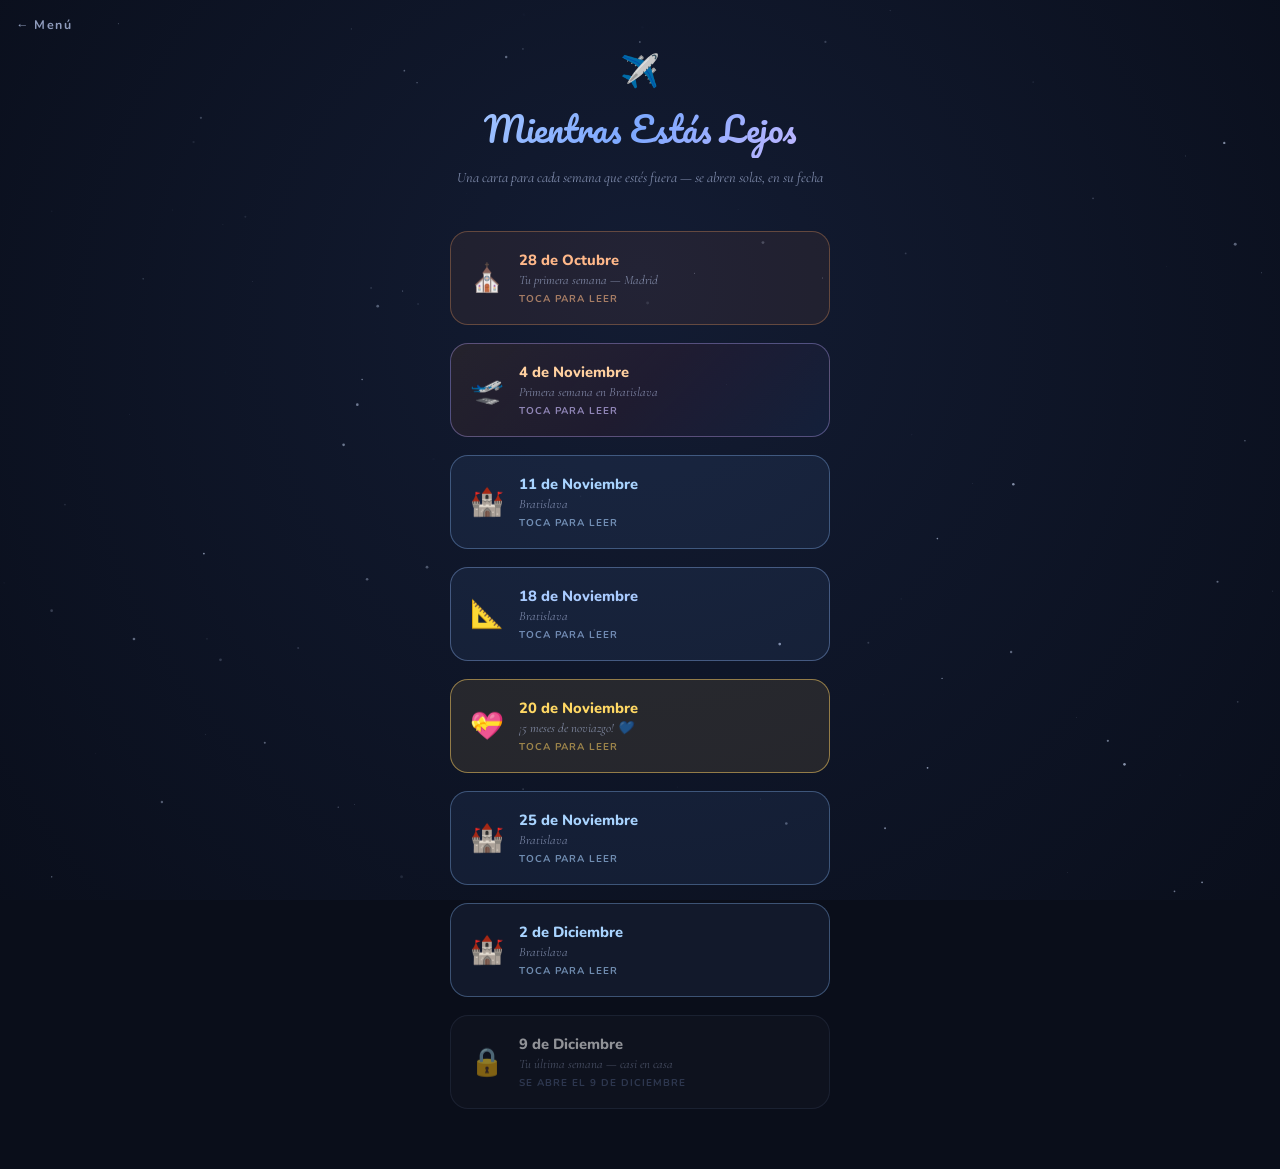
<file: cartas-viaje.html>
<!DOCTYPE html>
<html lang="es">
<head>
<meta charset="UTF-8">
<meta name="viewport" content="width=device-width,initial-scale=1.0,user-scalable=no">
<meta name="robots" content="noindex,nofollow">
<title>Mientras Estás Lejos 💙</title>
<link rel="preconnect" href="https://fonts.googleapis.com">
<link href="https://fonts.googleapis.com/css2?family=Pacifico&family=Nunito:wght@400;600;700;800;900&family=Cormorant+Garamond:ital,wght@0,300;0,400;1,300;1,400&display=swap" rel="stylesheet">
<style>
*{box-sizing:border-box;margin:0;padding:0}
html,body{width:100%;min-height:100%;overflow-x:hidden}
body{
  background:#0a0e1a;color:#fff;
  font-family:'Nunito',sans-serif;
  display:flex;flex-direction:column;align-items:center;
  padding:50px 20px 60px;
  position:relative;
}
canvas#bg{position:fixed;inset:0;z-index:0;pointer-events:none}

.header{text-align:center;margin-bottom:8px;position:relative;z-index:2;max-width:380px;}
.header-emoji{font-size:2rem;animation:floatY 3s ease-in-out infinite;}
.header-titulo{
  font-family:'Pacifico',cursive;
  font-size:clamp(1.5rem,6vw,2.1rem);
  background:linear-gradient(135deg,#a8c8ff,#7da8ff,#c8b8ff);
  -webkit-background-clip:text;-webkit-text-fill-color:transparent;
  margin:6px 0 8px;
}
.header-sub{
  font-family:'Cormorant Garamond',serif;font-style:italic;
  font-size:0.9rem;color:rgba(200,215,255,0.6);
  line-height:1.6;margin-bottom:6px;
}

.timeline{
  position:relative;z-index:2;
  width:100%;max-width:380px;
  margin-top:28px;
  display:flex;flex-direction:column;gap:18px;
}

.carta-item{
  position:relative;
  border-radius:18px;
  padding:18px 18px;
  display:flex;align-items:center;gap:14px;
  cursor:pointer;
  transition:transform 0.2s;
  background:rgba(255,255,255,0.04);
  border:1px solid rgba(160,190,255,0.16);
}
.carta-item:active{transform:scale(0.97)}
.carta-item.bloqueada{opacity:0.55;cursor:default;}
.carta-item.bloqueada:active{transform:none;}
.carta-item.especial{
  background:rgba(255,210,100,0.07);
  border:1.5px solid rgba(255,210,100,0.35);
}

.carta-icono{
  font-size:1.7rem;min-width:36px;text-align:center;
}
.carta-info{flex:1;}
.carta-fecha{
  font-family:'Nunito',sans-serif;font-weight:800;
  font-size:0.92rem;color:#fff;
}
.carta-item.especial .carta-fecha{color:#ffd864;}
.carta-sub{
  font-family:'Cormorant Garamond',serif;font-style:italic;
  font-size:0.8rem;color:rgba(200,215,255,0.55);margin-top:2px;
}
.carta-estado{
  font-family:'Nunito',sans-serif;font-weight:700;
  font-size:0.62rem;letter-spacing:0.1em;text-transform:uppercase;
  color:rgba(160,190,255,0.4);margin-top:4px;
}
.carta-item.especial .carta-estado{color:rgba(255,210,100,0.55);}

/* ══ LECTOR DE CARTA ══ */
#lectorOverlay{
  position:fixed;inset:0;z-index:900;
  background:rgba(5,8,16,0.92);
  backdrop-filter:blur(6px);
  display:none;align-items:center;justify-content:center;
  padding:24px;opacity:0;transition:opacity 0.35s ease;
}
#lectorOverlay.visible{opacity:1;}
.lector-card{
  background:linear-gradient(165deg,#f5f0e4,#ebe2cc);
  border-radius:14px;
  padding:30px 24px;
  max-width:340px;width:100%;max-height:78vh;overflow-y:auto;
  text-align:center;
  transform:scale(0.88);
  transition:transform 0.35s cubic-bezier(0.34,1.56,0.64,1);
  box-shadow:0 20px 60px rgba(0,0,0,0.5);
}
#lectorOverlay.visible .lector-card{transform:scale(1);}
.lector-fecha{
  font-family:'Nunito',sans-serif;font-weight:800;
  font-size:0.72rem;letter-spacing:0.2em;text-transform:uppercase;
  color:#8a6a3a;margin-bottom:4px;
}
.lector-sub{
  font-family:'Cormorant Garamond',serif;font-style:italic;
  font-size:0.85rem;color:#7a5a2a;margin-bottom:18px;
}
.lector-texto{
  font-family:'Cormorant Garamond',serif;
  font-size:clamp(1rem,3.5vw,1.12rem);
  color:#2a1a0a;line-height:1.75;text-align:left;
  white-space:pre-line;
}
.lector-cerrar{
  margin-top:22px;padding:10px 28px;border-radius:999px;
  background:rgba(20,30,60,0.08);border:1px solid rgba(20,30,60,0.25);
  color:#2a1a0a;font-family:'Nunito',sans-serif;font-weight:700;
  font-size:0.78rem;letter-spacing:0.12em;text-transform:uppercase;
  cursor:pointer;
}

@keyframes floatY{0%,100%{transform:translateY(0)}50%{transform:translateY(-8px)}}

/* ══ TEMA MADRID ══ */
.carta-item.tema-madrid{
  background:rgba(225,125,75,0.08);
  border:1px solid rgba(240,155,95,0.32);
}
.carta-item.tema-madrid .carta-fecha{color:#ffb88a;}
.carta-item.tema-madrid .carta-estado{color:rgba(255,185,135,0.6);}

.lector-card.tema-madrid{
  background:linear-gradient(165deg,#f8eddd,#efdcc0);
  border:2px solid rgba(190,110,60,0.35);
  position:relative;
  padding-top:46px;
}
.lector-sello{
  position:absolute;top:14px;right:14px;
  border:1.5px dashed rgba(160,80,40,0.55);
  border-radius:6px;padding:4px 8px;
  font-family:'Nunito',sans-serif;font-weight:800;
  font-size:0.5rem;letter-spacing:0.14em;text-transform:uppercase;
  color:rgba(150,70,30,0.75);
  transform:rotate(6deg);
  text-align:center;line-height:1.4;
}
.lector-sello:empty{display:none;}
.lector-deco-top{
  display:flex;justify-content:center;gap:14px;
  font-size:1.5rem;margin-bottom:10px;
}
.lector-deco-top:empty{display:none;}
.lector-deco-bottom{
  margin-top:18px;text-align:center;
  font-size:1.1rem;letter-spacing:4px;opacity:0.85;
}
.lector-deco-bottom:empty{display:none;}

#btnVolver{
  position:fixed;top:16px;left:16px;z-index:50;
  font-family:'Nunito',sans-serif;font-weight:700;font-size:0.78rem;
  letter-spacing:0.12em;color:rgba(200,215,255,0.7);
  text-decoration:none;
}

/* ══ TEMA BRATISLAVA ══ */
.carta-item.tema-bratislava{
  background:rgba(110,170,255,0.08);
  border:1px solid rgba(140,190,255,0.34);
}
.carta-item.tema-bratislava .carta-fecha{color:#a9d4ff;}
.carta-item.tema-bratislava .carta-estado{color:rgba(170,210,255,0.62);}
.lector-card.tema-bratislava{
  background:linear-gradient(165deg,#f0f5fb,#d9e5f2);
  border:2px solid rgba(70,115,175,0.38);
  position:relative;
  padding-top:46px;
}
.lector-card.tema-bratislava .lector-fecha{color:#3a5f90;}
.lector-card.tema-bratislava .lector-sub{color:#4a6d9c;}
.lector-card.tema-bratislava .lector-sello{
  border-color:rgba(45,90,155,0.55);
  color:rgba(35,80,150,0.78);
}
.lector-card.tema-bratislava .lector-texto{color:#1b2538;}
.lector-card.tema-bratislava .lector-cerrar{
  background:rgba(40,80,140,0.08);border-color:rgba(40,80,140,0.3);color:#1b2538;
}

/* ══ TEMA VIAJE: ÁMSTERDAM · VIENA · BRATISLAVA ══ */
.carta-item.tema-viaje{
  background:linear-gradient(135deg,rgba(240,140,40,0.09),rgba(214,48,63,0.07),rgba(47,101,181,0.10));
  border:1px solid rgba(190,170,255,0.36);
}
.carta-item.tema-viaje .carta-fecha{color:#ffd0a0;}
.carta-item.tema-viaje .carta-estado{color:rgba(205,190,255,0.65);}
.lector-card.tema-viaje{
  background:linear-gradient(165deg,#fbf3e4,#f1eef5 52%,#dce7f4);
  border:2px solid rgba(110,105,150,0.38);
  position:relative;
  padding-top:64px;
  overflow-x:hidden;
}
.lector-card.tema-viaje::before{
  content:"";position:absolute;top:0;left:0;right:0;height:7px;
  background:linear-gradient(90deg,#f28c28 0 33.3%,#d6303f 33.3% 66.6%,#2f65b5 66.6% 100%);
}
.lector-card.tema-viaje .lector-fecha{color:#5a4f86;}
.lector-card.tema-viaje .lector-sub{color:#6a5f98;}
.lector-card.tema-viaje .lector-sello{
  border-color:rgba(90,80,140,0.55);color:rgba(80,70,135,0.8);
}
.lector-card.tema-viaje .lector-texto{color:#1f1a2e;}
.lector-card.tema-viaje .lector-cerrar{
  background:rgba(70,60,120,0.08);border-color:rgba(70,60,120,0.3);color:#1f1a2e;
}
.lector-ruta{
  display:flex;justify-content:center;align-items:center;flex-wrap:wrap;gap:5px;
  margin:2px 0 14px;
  font-family:'Nunito',sans-serif;font-weight:800;
  font-size:0.56rem;letter-spacing:0.1em;text-transform:uppercase;
}
.lector-ruta:empty{display:none;}
.ruta-paso{padding:3px 8px;border-radius:999px;border:1px solid;}
.ruta-nl{color:#b35a10;background:rgba(240,140,40,0.13);border-color:rgba(220,120,30,0.45);}
.ruta-at{color:#a62a35;background:rgba(214,48,63,0.10);border-color:rgba(190,40,55,0.45);}
.ruta-sk{color:#2a5596;background:rgba(47,101,181,0.11);border-color:rgba(45,90,155,0.45);}
.ruta-flecha{color:rgba(90,80,140,0.6);font-size:0.75rem;}

/* ══ TEMA ARQUITECTA (papel tipo plano) ══ */
.carta-item.tema-arquitecta{
  background:rgba(110,160,255,0.08);
  border:1px solid rgba(150,190,255,0.36);
}
.carta-item.tema-arquitecta .carta-fecha{color:#a9cbff;}
.carta-item.tema-arquitecta .carta-estado{color:rgba(170,205,255,0.62);}
.lector-card.tema-arquitecta{
  background-color:#eef3f9;
  background-image:
    linear-gradient(rgba(55,95,155,0.08) 1px,transparent 1px),
    linear-gradient(90deg,rgba(55,95,155,0.08) 1px,transparent 1px);
  background-size:22px 22px;
  border:2px solid rgba(55,95,155,0.42);
  position:relative;
  padding-top:46px;
}
.lector-card.tema-arquitecta .lector-fecha{color:#34588b;}
.lector-card.tema-arquitecta .lector-sub{color:#4a6a98;}
.lector-card.tema-arquitecta .lector-sello{border-color:rgba(45,85,150,0.55);color:rgba(35,75,145,0.78);}
.lector-card.tema-arquitecta .lector-texto{color:#1a2740;}
.lector-card.tema-arquitecta .lector-cerrar{background:rgba(40,80,140,0.08);border-color:rgba(40,80,140,0.3);color:#1a2740;}
.lector-p{margin:0;}
.lector-sep{
  display:flex;align-items:center;justify-content:center;gap:10px;
  margin:16px 0;color:rgba(52,88,139,0.6);font-size:0.8rem;
}
.lector-sep::before,.lector-sep::after{content:'';flex:1;height:1px;background:rgba(52,88,139,0.28);}

/* ══ TEMA 5 MESES ══ */
@keyframes latido{0%,100%{transform:scale(1)}50%{transform:scale(1.09)}}
@keyframes brilloOro{0%,100%{box-shadow:0 0 0 rgba(255,210,100,0)}50%{box-shadow:0 0 24px rgba(255,210,100,0.3)}}
.carta-item.tema-cincomeses{
  background:rgba(255,200,100,0.1);
  border:1.5px solid rgba(255,210,100,0.5);
  animation:brilloOro 2.6s ease-in-out infinite;
}
.carta-item.tema-cincomeses .carta-fecha{color:#ffd864;}
.lector-card.tema-cincomeses{
  background:radial-gradient(circle at 50% 0%,#fff8e6 0%,#fbeccd 55%,#f3dcb0 100%);
  border:2px solid rgba(214,170,70,0.65);
  box-shadow:0 20px 60px rgba(0,0,0,0.5),0 0 40px rgba(255,205,100,0.28);
  position:relative;
  padding-top:46px;
}
.lector-card.tema-cincomeses .lector-fecha{color:#a97c1e;}
.lector-card.tema-cincomeses .lector-sub{color:#9a6e1a;}
.lector-card.tema-cincomeses .lector-texto{color:#3a2410;}
.lector-card.tema-cincomeses .lector-sello{border-color:rgba(190,140,40,0.7);color:rgba(165,115,20,0.88);}
.lector-card.tema-cincomeses .lector-deco-top{animation:latido 1.8s ease-in-out infinite;}
.lector-card.tema-cincomeses .lector-sep::before,.lector-card.tema-cincomeses .lector-sep::after{background:rgba(190,140,40,0.38);}
.lector-card.tema-cincomeses .lector-cerrar{background:rgba(190,140,40,0.12);border-color:rgba(190,140,40,0.4);color:#3a2410;}
</style>
</head>
<body>
<canvas id="bg"></canvas>
<a id="btnVolver" href="index.html#menu">← Menú</a>

<div class="header">
  <div class="header-emoji">✈️</div>
  <div class="header-titulo">Mientras Estás Lejos</div>
  <div class="header-sub">Una carta para cada semana que estés fuera — se abren solas, en su fecha</div>
</div>

<div class="timeline" id="timeline"></div>

<div id="lectorOverlay">
  <div class="lector-card" id="lectorCard">
    <div class="lector-sello" id="lectorSello"></div>
    <div class="lector-deco-top" id="lectorDecoTop"></div>
    <div class="lector-ruta" id="lectorRuta"></div>
    <div class="lector-fecha" id="lectorFecha"></div>
    <div class="lector-sub" id="lectorSub"></div>
    <div class="lector-texto" id="lectorTexto"></div>
    <div class="lector-deco-bottom" id="lectorDecoBottom"></div>
    <button class="lector-cerrar" onclick="cerrarLector()">Cerrar</button>
  </div>
</div>

<script>
var CARTAS = [
  {
    "fecha_iso": "2026-10-28T00:00:00-04:00",
    "fecha_label": "28 de Octubre",
    "subtitulo": "Tu primera semana — Madrid",
    "especial": false,
    "texto": "Mi amada novia,\n\nNo logro imaginar la emoción de visitar un nuevo país y una nueva ciudad del primer mundo — un país que nos conquistó, que tiene tanta historia, y que la lleva plasmada en cada una de sus calles y costumbres. Divertite, alegrate, disfrutalo: salir del país, nada menos, como vos lo estás haciendo, es una experiencia inolvidable.\n\nCon la voluntad de Dios, tenés esta semana de vacaciones en Madrid junto a tu papá. Que sea inolvidable, que puedas aprovechar cada momento para conectar con él. Y no te olvides: las cosas que dejaste en Santa Cruz siguen ahí, esperándote. Madrid es la novedad de este momento — enfocate en lo principal: conocer, aprender, cuestionar, analizar y entender todo lo que ves a tu alrededor.\n\nConfío plenamente en que sos autosuficiente, y no tengo ninguna duda de que lo estás haciendo increíble. Seguramente hay muchas cosas que yo nunca voy a saber, porque no estoy ahí — y cuánto desearía estarlo. Pero estoy muy contento, emocionado, exaltado por esta oportunidad de crecimiento, porque las barreras que encerraban tu mente en Bolivia se acaban de romper. Ahora el mundo te está viendo a vos. Mantenete firme, segura — es un país desconocido, y lo que siempre prevalece es la seguridad en una misma y la firmeza en lo que una dice.\n\nHacé muchos paseos. Averiguá sobre tus maestrías. Conocé nueva gastronomía, nueva cultura, el origen de tantas cosas. Aprendé historia. Y sobre todo, conocete a vos misma en un lugar que no es tu zona de confort, animándote a ser vos misma sin nada que te lo impida.\n\nEstoy muy orgulloso de lo que estás logrando. Todo te lo ganaste vos sola — nada se te regaló.\n\nTe amo mucho, te extraño mucho, te adoro. Y aunque quedan seis semanas más de aventuras, seguramente Madrid va a ser una página rápida que te prepara para la verdadera aventura que es Bratislava. Acá voy a estar, escribiéndote cada miércoles, porque esta es mi forma de seguir conectado con vos.\n\nSiempre vas a ser mía y solamente mía — nunca lo olvides. Vida mía, amada mía, hermana mía, amiga mía: sos mi todito, linda, y mi prometida.\n\nMua 💋",
    "tema": "madrid"
  },
  {
    "fecha_iso": "2026-11-04T00:00:00-04:00",
    "fecha_label": "4 de Noviembre",
    "subtitulo": "Primera semana en Bratislava",
    "especial": false,
    "texto": "Mi amorcito:\n\nDe pasar a ser española a creerte eslovaca… cuánto te amo, mi bebé multinacional.\n\nEl camino de un país a otro nunca es sencillo, y más aún hacerlo sola. Lo que mi novia estaba por hacer, ya lo hizo: ¡lo logró! Es digno de mucha admiración, y yo te admiro por tu determinación, por tu resiliencia, porque a pesar del miedo, de sentirte triste, frustrada, confundida, estresada, aun así continuás y seguís hacia adelante. No te quitás del paso: ponés los dos pies sobre ese camino para poder afrontarlo. Sos una mujer maravillosa, una niña tierna y muy dulce. Otra como mi amada novia no existe ni existirá en este planeta Tierra.\n\nCargar sola con la esperanza de tus sueños, sin nadie cerca, cuando nunca antes habías estado lejos de tu familia, tus amigos o tu hogar, significa que sos muy, pero muy fuerte, mi dulce bomboncito. Mi novia hace sentir envidia a las demás, no solo por su belleza, que es muchísima, sino por lo valiente y fuerte de su corazón.\n\nTe amo mucho, mi todito, linda. Desde que pusiste un pie en Madrid empezó tu trayecto: pisaste tres lugares distintos para llegar a tu destino — Madrid, Ámsterdam y Viena — y fuiste solucionando sobre la marcha todo lo que te faltaba. Lo hiciste sola, nadie te ayudó; mi novia, en realidad, no necesita de nadie. Doy gracias a Dios por poder ver de cerca lo que es una verdadera mujer, una mujer de la que se puede aprender.\n\nEstoy muy, pero muy orgulloso de todo lo que veré y de lo que ya vi. No tiene comparación. Sé que podés mucho más, aunque mi mente no logra comprenderlo, porque rompiste todo límite humano con tu ser. Mi solcito perfecta, adonde vayas vas a iluminar con tu alma, pero recordá que el único girasol en tu vida soy yo, vida mía.\n\nAhora tu camino terminó y empezó el capítulo de tu sueño: finalmente estás en Bratislava, Eslovaquia, en el intercambio que siempre soñaste, en el lugar que Dios designó para vos. Te amo tanto, mi princesita hermosa. Sé que vas a estar muy bien, sé que estás bien. No tengas miedo a lo desconocido, no tengas miedo a no saber algo: todos aprendemos así. Pero mi novia es privilegiada en inteligencia; seguro que lo que a cualquier persona le tomaría adaptarse, mi novia lo hará en una noche, no hay duda alguna.\n\nY aquí, en tus sueños, voy a estar yo, presente en cada momento, porque no me quiero perder esta increíble historia que tiene mi hermosa Ximena Morales Ugarte. A darle con todo, mi amorcito. Vos sos mucho para este mundo, no importa adónde vayas. Soy tu fan número 1.\n\nY de algo no me olvido: ni el frío de Bratislava va a parar que mi novia sea coqueta y salga desabrigada con tal de verse bien 😄\n\nTe adoro.\nAtte: tu novio 💙",
    "tema": "viaje"
  },
  {
    "fecha_iso": "2026-11-11T00:00:00-04:00",
    "fecha_label": "11 de Noviembre",
    "subtitulo": "Bratislava",
    "especial": false,
    "texto": "Mi amorcito, esta carta la cambié porque quería que tuviera un tono emocional actual.\n\nSé que esta primera semana en Eslovaquia ha sido diferente, con situaciones distintas, con problemas que han acaparado tu intercambio. Dos semanas de horror para ambos. Me entristece y me apena mucho saber que haya ocurrido justo ahora, cuando necesitás mi cercanía y mi apoyo, y es justo cuando más me distancio. Espero que para cuando leas esto estemos mucho mejor.\n\nLo siento si me comporto raro, o si soy raro emocionalmente, pero en mi rareza yo te amo mucho y daría mi vida por vos. No importa lo que suceda: si me necesitás, ahí voy a estar, te lo prometo. Cuando necesites de mí, voy a estar ahí. Lo siento si no ha sido así estos últimos días. Perdón si he sido egoísta y te he alejado con mis ataques, y por las heridas que te causé en lo que a vos te apasiona.\n\nSolo quiero decirte que disfrutes esta semana con tu nuevo trabajo. Empezar en un trabajo es complejo, aprender de cero su funcionamiento también lo es, pero mi novia asume un reto aún mayor: hacerlo en un país diferente. Tu primer trabajo de oficina es en Eslovaquia, y pocas personas pueden llegar a decir eso. Sentite afortunada, porque empezás tu carrera profesional por todo lo alto. Demostrá quién es XMU y de dónde viene. Y por si dudás: venís de Dios, que te acompañó durante todo este trayecto y te iluminó de todas las formas posibles, porque sos su hija amada. Así como Él te hizo empezar esta carrera, Él te trae a tu sueño por la misma carrera. Sin duda alguna serás la arquitecta de Dios, y le diseñarás grandes obras para Él.\n\nAsí que, mi arquitecta, si ves que las cosas no van saliendo como esperabas, son gajes del oficio, ¿sipi? No te preocupes por cosas que son normales: solo buscá resolverlas de la mano de Dios y todo estará bien. Así de fácil, jajaja. No te frustres, ni te entristezcas, ni te enojes. No pierdas la paciencia para nada y tené fe en lo que hacés, siempre. Y sobre todo, lo último que tenés que perder es la esperanza, ¿chi?\n\nTe amo. Beso a la distancia ❤️",
    "tema": "bratislava"
  },
  {
    "fecha_iso": "2026-11-18T00:00:00-04:00",
    "fecha_label": "18 de Noviembre",
    "subtitulo": "Bratislava",
    "especial": false,
    "texto": "Mi todito, linda:\n\nUna semana en España y ya casi tres en Eslovaquia; un mes lejos de mí. Qué difícil ha sido no tenerte cerca, al menos en estos momentos difíciles que hemos pasado. Pero Dios ha sido más grande que todo eso: más grande que la distancia, más grande que nuestras \"heridas\", más grande que nuestras peleas, más grande que la diferencia horaria, porque ha podido conectar nuestros corazones.\n\nEsta carta es mi prueba de que nunca más te voy a soltar. No importa lo que pase: si me mirás feo, me gritás, me lastimás, me hacés berrinche o me hacés celos muy intensos, nunca, pero nunca, voy a dejar a mi bebé solita con todos esos sentimientos, porque tu corazoncito es puro y tierra santa. Ahora sé la urgencia que tenés de mí y cuál es mi posición, lo que puedo hacer como hombre: para encontrarte solo debo amarte inmensamente y en plenitud. Suena sencillo, ¿no? Jajaja, pero no lo es. Aunque los sentimientos me aten de manos y pies, iré tras Dios para que me enseñe cómo amarte y buscarte con todo mi amor, y si mi amor no llegara a alcanzar, le rogaré para que rompa mi límite y te busque con un nuevo corazón, porque yo no quiero rendirme nunca ante tu corazón y quiero mantenerme fiel, amándote hasta que se apague.\n\nMi bomboncito, estoy demasiado orgulloso, demasiado. Me parece increíble todo: aunque con mucho miedo y tropezones, aprendiste a moverte en un país y una ciudad diferentes, con un idioma distinto. Aprendiste a comprarte sola tus víveres en un centro comercial nuevo, con productos diferentes; a apreciar qué es útil y qué no para tu alimentación, y a preocuparte cuando te falta qué comer. Aprendiste a lavar tu ropa, a preocuparte por qué ponerte y por tener con qué abrigarte. Mi bebé, estoy orgulloso: aunque no haya habido un lugar cómodo donde secarla, eso no te detuvo. Aprendiste a preocuparte por las cosas del hogar, a lavar tus servicios después de cocinar, a hacerte tu comida y a ser independiente en ello; a notar lo que antes no notabas, a saber los precios y a ser más consciente de lo que es vivir de verdad sola. Lo has hecho todo excelente.\n\nEstás abriendo cada vez más tu mente y me muero de ganas por ver qué más aprendés. Tu inteligencia no solo deslumbraba en Santa Cruz, Bolivia, sino también en Bratislava, Eslovaquia. Sé que ese país te va a quedar chico, porque mi bebé tiene una inteligencia muy grande que va acompañada de Dios, y cada vez va a romper más sus límites.\n\nMi arquitecta favorita, mi mujerzota independiente: aprendiste a hacerlo todo sola, a transportarte sola en ese país, no en micros como en Santa Cruz, sino en metros y trenes, en esos buses extravagantes, y a saber leer y escuchar dónde tenés que parar. Te atreviste a salir de noche, a conocer lo bello de ese lugar y a disfrutar de la compañía de Dios, que te ha llevado hasta allá para que aprendas más de su creación.\n\nMe enorgullecés mucho. Que sepas que de lo que estás hecha y todas tus capacidades, que siempre las tuviste, ya salieron a la luz. Siempre fuiste capaz de todo y no hay nada que se le pueda negar a ese corazón, a esa mente y a ese espíritu.\n\nAcá, atentamente, tu novio, que sigue esperando ver qué hazañas más lográs.",
    "tema": "arquitecta"
  },
  {
    "fecha_iso": "2026-11-20T00:00:00-04:00",
    "fecha_label": "20 de Noviembre",
    "subtitulo": "¡5 meses de noviazgo! 💙",
    "especial": true,
    "texto": "Mi amor, no puedo creer que ya cumplimos cinco meses de novios. Este mes en particular ha sido diferente: un mes de conocernos en nuestra otra faceta y de poder salir de ella. Un mes diferente porque estamos lejos, mi novia en Bratislava y yo en Santa Cruz. Un mes diferente porque, a diferencia de otros meses, hoy no podemos salir a cenar físicamente, pero sí podemos compartir una comida virtualmente, ya que ahora somos novios virtuales. Mi novia virtual, te amo tanto. No había llegado a pensar que podía sentir tanto amor a través de una cámara; hace unos meses o años habría sido impensable para mí. Pero el amor lo puede todo: que me dé tanta alegría verte a través de una cámara o una videollamada, y poder besarte y sentirte cerca, es sin duda alguna el amor que no tiene barreras.\n\nEstoy profundamente agradecido por todo el trabajo que has hecho en mí, por el tiempo que has dedicado a rezar por nuestra relación, por el tiempo de introspección de cada uno. Ambos nos esforzamos en conocernos, pero vos te esforzaste mucho más en conocerme, en amarme, en romper tus límites, y eso para mí no tiene punto de comparación. Muchas gracias, mi amorcito. A pesar de todos los problemas, has podido sobrellevar tu intercambio. Perdón si no he sido compañero, o si me alejé: has podido hacer todo sola, vivir sola. Ya sabés todo lo que pienso sobre tu intercambio: todo lo que estás logrando, y lo que podés lograr, mi amorcito, no tiene techo.\n\nEstoy tan feliz de tenerte a mi lado. El regalo más grande de mi vida es mi novia. Nunca habría imaginado poder conocerte y hacerte mi novia.\n\nSos tan maravillosa, especial, única, inigualable: nunca existirá otra Ximena Morales Ugarte. Con ese corazón que siente tanto, a profundidad; con ese corazón que ama tanto, a profundidad; con ese corazón tan fuerte y valiente, a profundidad. Con esa mente que siempre está pensando en qué mejorar; con esa mente que siempre piensa en el bienestar de sus amigos, de su familia y ahora también de su novio. Con ese espíritu tan único que tiene mi novia, tan cercano a Dios. Me queda decir que estoy muy, muy enamorado de tu corazón, de tu mente y de tu espíritu. Y así, de tan enamorado que estoy, quiero estarlo para toda la vida.\n\nY ahora mi más grande declaración de amor es que sos mi vida, mi todito, muy linda. Todo lo que significás para mí tiene un gran valor, una gran profundidad y un gran significado en mi corazón. Está sellado por tus besos, por tus abrazos, por tus palabras, por tu inmenso amor. En él hay una mansión. Diría una casa, pero la casa es simple y sencilla, y la mansión es lo más grande en comparación. Y vos tenés algo así de grande en mi corazón, algo que es solamente para vos: cubrís casi todo mi corazón, porque hay cosas que las cubre Dios, pero si las quitamos, vos cubrís todo mi corazón con tu amor.\n\nMe alegrás las mañanas con tu sonrisa; me das tanto amor apenas despierto, tantas emociones: alegría, celos, hasta rabia. Me acompañás todo el día con tus ocurrencias, con tus chismes, con tus celos posesivos de oro. Hacés mis días mucho más divertidos y llevaderos, les das color, y me das muchos ánimos para seguir adelante. ¿Cómo no ponerme contento por tener una novia así?\n\nTe amo mucho, mucho, mucho, infinitamente, mi solcito. ¡Por muchos meses más juntos! Porque te adoro y me encantás. Te prometo estar aquí siempre, con el corazón dispuesto a amarte mucho, mucho más de lo que cualquier ser humano pueda amar.\nMua, muchos besitos te mando, mi amorcito 💙",
    "tema": "cincomeses"
  },
  {
    "fecha_iso": "2026-11-25T00:00:00-04:00",
    "fecha_label": "25 de Noviembre",
    "subtitulo": "Bratislava",
    "especial": false,
    "texto": "Esta carta todavía no está escrita — la estamos preparando con mucho cariño. Volvé a abrirla pronto 💙",
    "tema": "bratislava"
  },
  {
    "fecha_iso": "2026-12-02T00:00:00-04:00",
    "fecha_label": "2 de Diciembre",
    "subtitulo": "Bratislava",
    "especial": false,
    "texto": "Esta carta todavía no está escrita — la estamos preparando con mucho cariño. Volvé a abrirla pronto 💙",
    "tema": "bratislava"
  },
  {
    "fecha_iso": "2026-12-09T00:00:00-04:00",
    "fecha_label": "9 de Diciembre",
    "subtitulo": "Tu última semana — casi en casa",
    "especial": false,
    "texto": "Esta carta todavía no está escrita — la estamos preparando con mucho cariño. Volvé a abrirla pronto 💙"
  }
];

function pad(n){return String(n).padStart(2,'0');}

var TEMAS = {
  madrid: {
    icono: '⛪',
    top: ['⛪','🏛️','👗','✈️'],
    bottom: '⛪ ✦ 🏛️ ✦ 👗 ✦ ✈️',
    sello: 'MADRID<br>ESPAÑA 🇪🇸'
  },
  viaje: {
    icono: '🛫',
    top: ['🌷','🚲','🎻','🏰'],
    bottom: '🌷 ✦ 🎻 ✦ 🏰 ✦ ❄️',
    sello: 'ÁMSTERDAM 🇳🇱<br>VIENA 🇦🇹<br>BRATISLAVA 🇸🇰',
    ruta: '<span class="ruta-paso ruta-nl">Ámsterdam</span><span class="ruta-flecha">✈</span><span class="ruta-paso ruta-at">Viena</span><span class="ruta-flecha">✈</span><span class="ruta-paso ruta-sk">Bratislava</span>'
  },
  bratislava: {
    icono: '🏰',
    top: ['🏰','🛸','⛪','❄️'],
    bottom: '🏰 ✦ 🛸 ✦ ⛪ ✦ ❄️',
    sello: 'BRATISLAVA<br>ESLOVAQUIA 🇸🇰'
  },
  arquitecta: {
    icono: '📐',
    top: ['🕊️','📐','🚆','🌟'],
    bottom: '🕊️ ✦ 📐 ✦ 🚆 ✦ 🌟',
    sello: 'BRATISLAVA<br>UN MES 🇸🇰',
    sep: '✦'
  },
  cincomeses: {
    icono: '💝',
    top: ['💙','💙','💙','💙','💙'],
    bottom: '💙 ✦ 5 MESES ✦ 💙',
    sello: 'CINCO MESES<br>20 · NOV 💙',
    sep: '💙',
    confeti: ['💙','✨','💕','🌟','💎']
  }
};

var VISTA_PREVIA = (typeof location !== 'undefined') && /[?&]previa=1/.test(location.search);

function renderTimeline(){
  var cont = document.getElementById('timeline');
  cont.innerHTML = '';
  var ahora = Date.now();

  CARTAS.forEach(function(c, idx){
    var fechaMs = new Date(c.fecha_iso).getTime();
    var desbloqueada = VISTA_PREVIA || ahora >= fechaMs;
    var tema = (c.tema && TEMAS[c.tema]) ? TEMAS[c.tema] : null;

    var item = document.createElement('div');
    item.className = 'carta-item'
      + (desbloqueada ? '' : ' bloqueada')
      + (c.especial ? ' especial' : '')
      + ((tema && desbloqueada) ? ' tema-' + c.tema : '');

    var icono = !desbloqueada ? '🔒' : (tema ? tema.icono : (c.especial ? '💌' : '✉️'));
    var estado = desbloqueada ? 'Toca para leer' : 'Se abre el ' + c.fecha_label;

    item.innerHTML =
      '<div class="carta-icono">'+icono+'</div>'+
      '<div class="carta-info">'+
        '<div class="carta-fecha">'+c.fecha_label+'</div>'+
        '<div class="carta-sub">'+c.subtitulo+'</div>'+
        '<div class="carta-estado">'+estado+'</div>'+
      '</div>';

    if(desbloqueada){
      item.addEventListener('click', function(){ abrirCarta(idx); });
    }

    cont.appendChild(item);
  });
}

function abrirCarta(idx){
  var c = CARTAS[idx];
  var tema = (c.tema && TEMAS[c.tema]) ? TEMAS[c.tema] : null;
  var card = document.getElementById('lectorCard');
  card.className = 'lector-card' + (tema ? ' tema-' + c.tema : '');
  document.getElementById('lectorFecha').textContent = c.fecha_label;
  document.getElementById('lectorSub').textContent = c.subtitulo;
  var cuerpo = document.getElementById('lectorTexto');
  cuerpo.innerHTML = '';
  if(tema && tema.sep){
    c.texto.split('\n\n').forEach(function(par, i){
      if(i > 0){
        var sp = document.createElement('div');
        sp.className = 'lector-sep';
        sp.textContent = tema.sep;
        cuerpo.appendChild(sp);
      }
      var pp = document.createElement('p');
      pp.className = 'lector-p';
      pp.textContent = par;
      cuerpo.appendChild(pp);
    });
  } else {
    cuerpo.textContent = c.texto;
  }
  document.getElementById('lectorSello').innerHTML = tema ? tema.sello : '';
  document.getElementById('lectorRuta').innerHTML = (tema && tema.ruta) ? tema.ruta : '';
  document.getElementById('lectorDecoTop').textContent = tema ? tema.top.join('  ') : '';
  document.getElementById('lectorDecoBottom').textContent = tema ? tema.bottom : '';
  card.scrollTop = 0;
  if(tema && tema.confeti) lanzarConfeti(tema.confeti, 28);
  var ov = document.getElementById('lectorOverlay');
  ov.style.display = 'flex';
  requestAnimationFrame(function(){
    requestAnimationFrame(function(){ ov.classList.add('visible'); });
  });
}

function lanzarConfeti(lista, n){
  for(var i=0;i<n;i++){
    (function(k){
      setTimeout(function(){
        var c = document.createElement('div');
        c.textContent = lista[Math.floor(Math.random()*lista.length)];
        c.style.cssText = 'position:fixed;top:-30px;left:'+(Math.random()*100)+'%;font-size:'+(1+Math.random()*0.9)+'rem;pointer-events:none;z-index:1000;transition:top 3s linear,transform 3s linear,opacity 3s linear;';
        document.body.appendChild(c);
        requestAnimationFrame(function(){ requestAnimationFrame(function(){
          c.style.top = '105vh';
          c.style.transform = 'rotate('+(Math.random()*720-360)+'deg)';
          c.style.opacity = '0.2';
        }); });
        setTimeout(function(){ if(c.parentNode) c.parentNode.removeChild(c); }, 3200);
      }, k*90);
    })(i);
  }
}

function cerrarLector(){
  var ov = document.getElementById('lectorOverlay');
  ov.classList.remove('visible');
  setTimeout(function(){ ov.style.display = 'none'; }, 350);
}

renderTimeline();
// Revisar cada minuto por si una carta se desbloquea mientras tiene la página abierta
setInterval(renderTimeline, 60000);

/* ══ FONDO ESTRELLAS/VUELO ══ */
(function(){
  var bg = document.getElementById('bg');
  var bx = bg.getContext('2d');
  function resz(){bg.width=innerWidth;bg.height=innerHeight;}
  resz(); window.addEventListener('resize', resz);
  var ST = [];
  for(var i=0;i<140;i++){
    ST.push({x:Math.random(),y:Math.random(),r:Math.random()*1.3+0.2,
      a:Math.random()*0.55+0.2,sp:0.002+Math.random()*0.006,ph:Math.random()*Math.PI*2});
  }
  function draw(t){
    bx.clearRect(0,0,bg.width,bg.height);
    var g = bx.createRadialGradient(bg.width/2,bg.height*0.3,0,bg.width/2,bg.height/2,bg.width*0.9);
    g.addColorStop(0,'#131c33');g.addColorStop(1,'#060912');
    bx.fillStyle=g; bx.fillRect(0,0,bg.width,bg.height);
    ST.forEach(function(s){
      var a = s.a*(0.4+0.6*Math.sin(t*0.001*s.sp*400+s.ph));
      bx.beginPath(); bx.arc(s.x*bg.width,s.y*bg.height,s.r,0,Math.PI*2);
      bx.fillStyle='rgba(210,225,255,'+a+')'; bx.fill();
    });
    requestAnimationFrame(draw);
  }
  requestAnimationFrame(draw);
})();
</script>
</body>
</html>
</file>
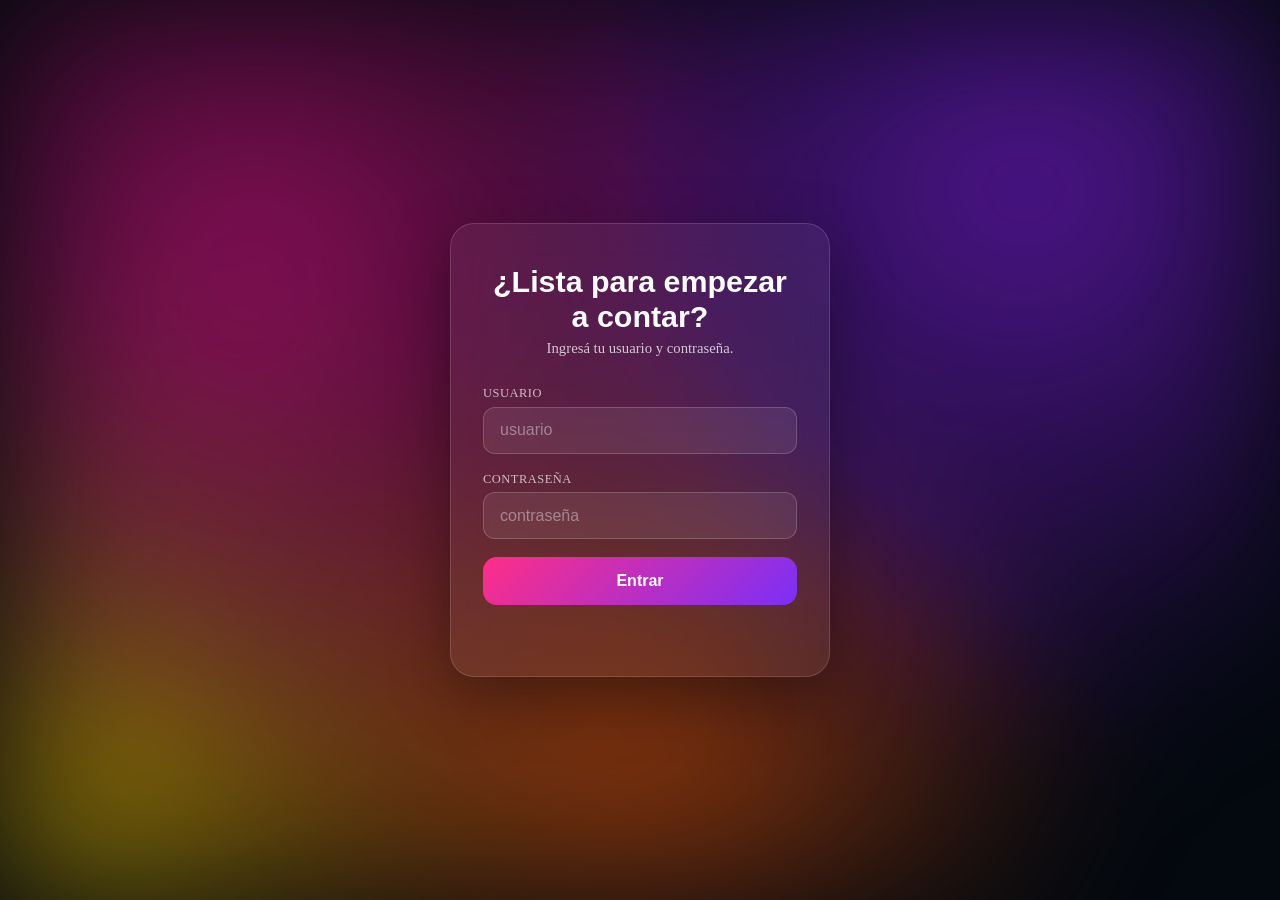
<file: contador.html>
<!DOCTYPE html>
<html lang="es">
<head>
<meta charset="UTF-8">
<meta name="viewport" content="width=device-width, initial-scale=1.0">
<meta http-equiv="refresh" content="0; url=https://aaron699999.github.io/Nuestro_tiempo/">
<title>Redirigiendo...</title>
<script>
  window.location.replace('https://aaron699999.github.io/Nuestro_tiempo/');
</script>
<style>
  body{
    margin:0;min-height:100vh;
    display:flex;align-items:center;justify-content:center;
    background:#1A0B2E;color:#fff;
    font-family:sans-serif;
  }
</style>
</head>
<body>
  <p>Redirigiendo... 💙</p>
</body>
</html>
</file>
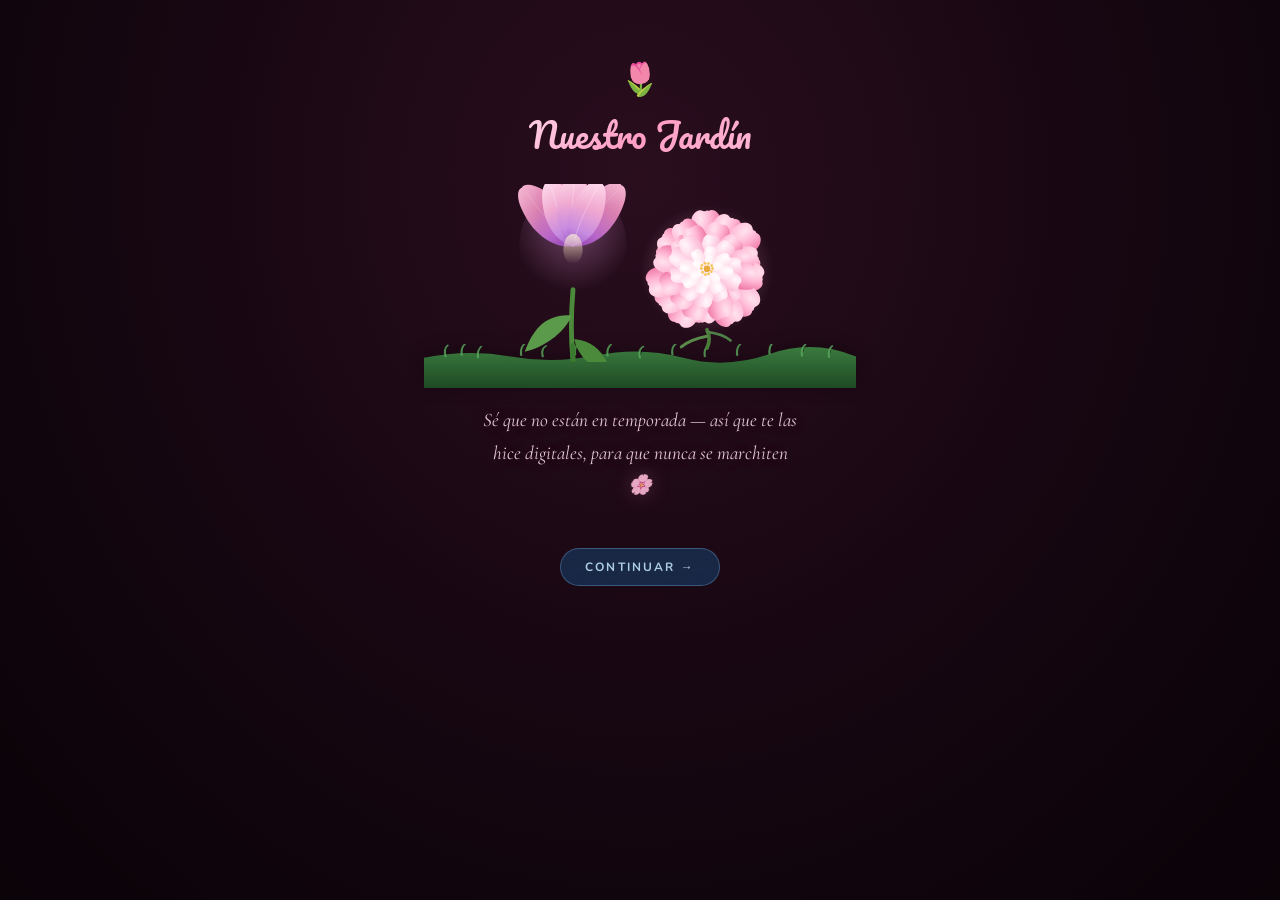
<file: jardin.html>
<!DOCTYPE html>
<html lang="es">
<head>
<meta charset="UTF-8">
<meta name="viewport" content="width=device-width,initial-scale=1.0,user-scalable=no">
<title>Nuestro Jardín 🌷</title>
<link rel="preconnect" href="https://fonts.googleapis.com">
<link href="https://fonts.googleapis.com/css2?family=Pacifico&family=Nunito:wght@400;600;700;800;900&family=Cormorant+Garamond:ital,wght@0,300;0,400;1,300;1,400&display=swap" rel="stylesheet">
<style>
*{box-sizing:border-box;margin:0;padding:0}
body{margin:0;min-height:100vh;background:#0a0308;color:#fff;font-family:'Nunito',sans-serif;overflow-x:hidden;}

*{box-sizing:border-box;}
body{
  margin:0;min-height:100vh;
  background:#1A0B2E;
  color:#fff;
  font-family:'Inter',sans-serif;
  overflow-x:hidden;
}


/* ══ AURORA ══ */
.aurora{
  position:fixed;inset:0;z-index:0;
  background:
    radial-gradient(circle at 20% 30%,#FF2E87 0%,transparent 45%),
    radial-gradient(circle at 80% 20%,#7B2FF7 0%,transparent 45%),
    radial-gradient(circle at 50% 85%,#FF6B35 0%,transparent 45%),
    radial-gradient(circle at 5% 90%,#FFD23F 0%,transparent 40%);
  filter:blur(80px) saturate(150%);
  opacity:0.55;
  animation:auroraMove 28s ease-in-out infinite alternate;
}
@keyframes auroraMove{
  0%{transform:scale(1) rotate(0deg);}
  50%{transform:scale(1.15) rotate(8deg);}
  100%{transform:scale(1) rotate(-6deg);}
}
.heart-float{
  position:fixed;bottom:-10%;font-size:1.1rem;
  opacity:0.45;pointer-events:none;
  animation:floatUp linear infinite;z-index:0;
}
@keyframes floatUp{
  0%{transform:translateY(0) translateX(0);opacity:0;}
  10%{opacity:0.45;}90%{opacity:0.3;}
  100%{transform:translateY(-115vh) translateX(20px);opacity:0;}
}

/* ══ LOGIN ══ */
#loginScreen{
  position:fixed;inset:0;z-index:900;
  display:flex;align-items:center;justify-content:center;
  transition:opacity 0.6s ease;
}
#loginScreen.out{opacity:0;pointer-events:none;}
.login-card{
  position:relative;z-index:1;
  background:rgba(255,255,255,0.06);
  backdrop-filter:blur(20px);
  border:1px solid rgba(255,255,255,0.14);
  border-radius:24px;
  padding:2.5rem 2rem;
  width:90%;max-width:380px;
  text-align:center;
  box-shadow:0 20px 60px rgba(0,0,0,0.35);
}
.login-card h1{
  font-family:'Fredoka',sans-serif;font-weight:700;
  font-size:clamp(1.4rem,5vw,1.9rem);margin:0 0 0.4rem;
  color:#fff;
}
.login-card p.sub{margin:0 0 1.8rem;opacity:0.75;font-size:0.92rem;color:#fff;}
.login-card label{
  display:block;text-align:left;font-size:0.78rem;
  letter-spacing:0.5px;text-transform:uppercase;opacity:0.7;
  margin:0 0 0.35rem;color:#fff;
}
.login-card input{
  width:100%;padding:0.85rem 1rem;margin-bottom:1.1rem;
  border-radius:12px;border:1px solid rgba(255,255,255,0.18);
  background:rgba(255,255,255,0.08);color:#fff;
  font-family:'Inter',sans-serif;font-size:1rem;
}
.login-card input::placeholder{color:rgba(255,255,255,0.4);}
.login-card button{
  width:100%;padding:0.95rem;border:none;border-radius:14px;
  background:linear-gradient(135deg,#FF2E87,#7B2FF7);
  color:#fff;font-family:'Inter',sans-serif;font-weight:700;
  font-size:1rem;cursor:pointer;transition:transform 0.15s ease;
}
.login-card button:hover{transform:scale(1.02);}
.login-card button:active{transform:scale(0.97);}
.login-error{color:#FFD23F;font-size:0.85rem;margin-top:0.9rem;min-height:1.2em;}

/* ══ CONTADOR ══ */
#contadorScreen{
  position:fixed;inset:0;z-index:800;
  display:none;flex-direction:column;
  align-items:center;justify-content:center;
  padding:1.5rem;overflow-y:auto;
  text-align:center;
}
#contadorScreen.visible{display:flex;}
#contadorScreen h1{
  font-family:'Fredoka',sans-serif;font-weight:700;
  font-size:clamp(1.8rem,6vw,2.8rem);
  margin:0 0 2.2rem;
  background:linear-gradient(90deg,#FF2E87,#FF6B35,#FFD23F,#7B2FF7,#FF2E87);
  background-size:300% auto;
  -webkit-background-clip:text;background-clip:text;color:transparent;
  animation:gradientShift 9s linear infinite;
}
@keyframes gradientShift{
  0%{background-position:0% 50%;}100%{background-position:300% 50%;}
}
.digits{
  display:flex;gap:clamp(0.6rem,3vw,2rem);
  justify-content:center;flex-wrap:wrap;
}
.unit{display:flex;flex-direction:column;align-items:center;min-width:70px;}
.unit .value{
  font-family:'DM Mono',monospace;font-weight:500;
  font-size:clamp(2rem,9vw,4rem);line-height:1;
}
.unit.dias .value{color:#FF2E87;text-shadow:0 0 25px rgba(255,46,135,0.55);}
.unit.horas .value{color:#FF6B35;text-shadow:0 0 25px rgba(255,107,53,0.55);}
.unit.min .value{color:#7B2FF7;text-shadow:0 0 25px rgba(123,47,247,0.6);}
.unit.seg .value{color:#FFD23F;text-shadow:0 0 25px rgba(255,210,63,0.55);}
.unit .label{
  font-family:'Inter',sans-serif;font-size:0.7rem;
  letter-spacing:2px;text-transform:uppercase;opacity:0.65;margin-top:0.5rem;color:#fff;
}
.desde-txt{margin-top:2.2rem;font-size:0.92rem;opacity:0.75;color:#fff;}
.dedicatoria{
  font-family:'Inter',sans-serif;font-size:clamp(0.95rem,3.5vw,1.1rem);
  line-height:1.8;color:rgba(255,255,255,0.88);
  text-align:center;margin:2rem 0 1.5rem;font-style:italic;
}
.gracias{
  font-family:'Fredoka',sans-serif;font-size:clamp(1.1rem,4vw,1.35rem);
  font-style:normal;font-weight:700;
  background:linear-gradient(90deg,#FF2E87,#FF6B35);
  -webkit-background-clip:text;background-clip:text;color:transparent;
}
.cancion-wrap{max-width:360px;width:90%;margin:0 auto;}
.btn-regalito{
  display:block;width:90%;max-width:340px;
  margin:2rem auto 0;
  padding:1rem;border:none;border-radius:16px;
  background:linear-gradient(135deg,#FF2E87,#7B2FF7);
  color:#fff;font-family:'Fredoka',sans-serif;font-weight:700;
  font-size:1.1rem;letter-spacing:0.2em;cursor:pointer;
  text-transform:uppercase;
  box-shadow:0 4px 24px rgba(255,46,135,0.45);
  transition:transform 0.15s,box-shadow 0.15s;
}
.btn-regalito:hover{transform:scale(1.03);}
.btn-regalito:active{transform:scale(0.96);}




@import url('https://fonts.googleapis.com/css2?family=Pacifico&family=Nunito:wght@400;600;700;800;900&family=Cormorant+Garamond:ital,wght@1,400;1,500&display=swap');

*,*::before,*::after{box-sizing:border-box;margin:0;padding:0}
html,body{width:100%;height:100%;overflow:hidden}

:root{
  --bg:#04090f;
  --sky:#b8e8ff;
  --sky2:#d6f1ff;
  --sky3:#e8f8ff;
  --white:#f5faff;
  --gold:#f5d76e;
  --pink:#ffb3d9;
  --text:#e8f4ff;
  --card:rgba(180,230,255,0.05);
  --border:rgba(180,230,255,0.18);
  --border2:rgba(180,230,255,0.1);
}

body{
  background:var(--bg);
  font-family:'Nunito',sans-serif;
  color:var(--text);
  min-height:100vh;
  display:flex;flex-direction:column;align-items:center;
}
canvas#bg{position:fixed;inset:0;z-index:0;pointer-events:none}

#app{
  position:relative;z-index:10;
  display:none;
  width:100%;max-width:520px;
  padding:24px 16px 80px;
  overflow-y:auto;height:100vh;
}
#app::-webkit-scrollbar{display:none}

/* ── HEADER ── */
.header{text-align:center;padding:30px 0 22px;animation:fadeDown 0.8s ease both}
.header-sub{
  font-family:'Cormorant Garamond',serif;font-style:italic;
  font-size:0.95rem;color:rgba(180,230,255,0.55);letter-spacing:0.18em;margin-bottom:8px;
}
.header-title{
  font-family:'Pacifico',cursive;
  font-size:clamp(1.9rem,7vw,2.8rem);
  background:linear-gradient(135deg,#ffffff,#b8e8ff,#7dd3fc,#f0abfc);
  -webkit-background-clip:text;-webkit-text-fill-color:transparent;
  filter:drop-shadow(0 0 22px rgba(120,200,255,0.45));
  line-height:1.2;
}
.score-bar{
  display:flex;align-items:center;justify-content:center;gap:8px;
  margin-top:14px;font-size:0.82rem;letter-spacing:0.12em;
  color:rgba(180,230,255,0.45);
}
.score-val{color:var(--gold);font-weight:900;font-size:1.05rem;
  text-shadow:0 0 12px rgba(245,215,110,0.5)}

/* ── SECCIÓN ── */
.section{
  background:var(--card);
  border:1.5px solid var(--border);
  border-radius:26px;padding:22px 18px;margin-bottom:20px;
  backdrop-filter:blur(18px);
  box-shadow:0 8px 40px rgba(0,0,0,0.4),0 0 0 1px rgba(180,230,255,0.04);
  animation:fadeUp 0.6s ease both;
}
.section-title{
  font-family:'Pacifico',cursive;font-size:1.15rem;
  margin-bottom:4px;display:flex;align-items:center;gap:8px;
  color:var(--white);
}
.section-sub{
  font-size:0.72rem;color:rgba(180,230,255,0.38);
  letter-spacing:0.14em;text-transform:uppercase;margin-bottom:16px;
}

/* ════════════════════════════
   JUEGO 1 — MEMORIA
════════════════════════════ */
#memGrid{
  display:grid;grid-template-columns:repeat(4,1fr);gap:8px;margin-top:4px;
}
.mem-card{
  aspect-ratio:1;border-radius:13px;cursor:pointer;
  position:relative;transform-style:preserve-3d;
  transition:transform 0.45s ease;user-select:none;
}
.mem-card.flipped{transform:rotateY(180deg)}
.mem-card.matched{cursor:default}
.mem-front,.mem-back{
  position:absolute;inset:0;border-radius:13px;
  display:flex;align-items:center;justify-content:center;
  backface-visibility:hidden;
}
.mem-front{
  background:linear-gradient(135deg,#071828,#0a2035);
  border:1.5px solid rgba(100,180,255,0.22);
  font-size:1.1rem;color:rgba(120,190,255,0.35);
}
.mem-back{
  background:linear-gradient(135deg,#0e3352,#1a5276);
  border:1.5px solid rgba(140,210,255,0.4);
  transform:rotateY(180deg);
  font-size:clamp(1.3rem,5vw,1.9rem);
  box-shadow:0 4px 16px rgba(80,170,255,0.25);
}
.mem-card.matched .mem-back{
  background:linear-gradient(135deg,#0a2a2a,#0e4040);
  border-color:rgba(100,230,210,0.55);
  box-shadow:0 4px 18px rgba(50,210,190,0.35);
}
.mem-status{
  text-align:center;margin-top:12px;font-size:0.85rem;
  color:rgba(180,230,255,0.55);min-height:1.4em;
}
.mem-btn{
  display:block;width:100%;margin-top:12px;padding:10px;
  border-radius:13px;border:none;
  background:linear-gradient(135deg,#1a6a9a,#2196c4);
  color:#fff;font-family:'Nunito',sans-serif;font-weight:800;
  font-size:0.9rem;cursor:pointer;
  box-shadow:0 4px 18px rgba(30,140,200,0.4);
  transition:transform 0.12s,box-shadow 0.12s;
}
.mem-btn:hover{transform:translateY(-2px);box-shadow:0 8px 24px rgba(30,140,200,0.6)}
.mem-btn:active{transform:scale(0.96)}

/* ════════════════════════════
   JUEGO 2 — ADIVINA
════════════════════════════ */
.word-counter{
  text-align:center;font-size:0.72rem;
  color:rgba(180,230,255,0.38);margin-bottom:8px;letter-spacing:0.12em;text-transform:uppercase;
}
.word-pista{
  background:rgba(100,190,255,0.06);
  border:1px solid rgba(140,210,255,0.2);
  border-radius:13px;padding:14px 16px;
  font-family:'Cormorant Garamond',serif;font-style:italic;
  font-size:1.12rem;color:rgba(210,240,255,0.88);
  margin-bottom:14px;line-height:1.55;min-height:58px;
}
.word-blanks{
  display:flex;justify-content:center;flex-wrap:wrap;gap:6px;margin-bottom:14px;
}
.letter-box{
  width:clamp(26px,7vw,38px);height:clamp(34px,9vw,48px);
  border-bottom:2.5px solid rgba(140,210,255,0.5);
  display:flex;align-items:flex-end;justify-content:center;
  font-size:clamp(0.95rem,4vw,1.3rem);font-weight:900;
  color:var(--white);padding-bottom:4px;
  transition:border-color 0.3s,color 0.3s;
}
.letter-box.correct{border-color:#67e8f9;color:#67e8f9}
.letter-box.wrong-flash{border-color:#fda4af;animation:shake 0.3s ease}
.word-vidas{
  font-size:0.85rem;color:rgba(180,230,255,0.5);
  text-align:center;margin-bottom:10px;letter-spacing:0.05em;
}
.word-keyboard{
  display:flex;flex-wrap:wrap;justify-content:center;gap:5px;margin-bottom:10px;
}
.key-btn{
  width:clamp(27px,7.5vw,37px);height:clamp(30px,8vw,40px);
  border-radius:8px;border:1px solid rgba(120,200,255,0.25);
  background:rgba(60,140,200,0.14);
  color:var(--text);font-weight:800;font-size:0.8rem;cursor:pointer;
  transition:all 0.15s;display:flex;align-items:center;justify-content:center;
}
.key-btn:hover{background:rgba(100,190,255,0.3);border-color:rgba(160,220,255,0.5)}
.key-btn:active{transform:scale(0.88)}
.key-btn:disabled{opacity:0.18;cursor:default;pointer-events:none}
.word-msg{text-align:center;min-height:1.5em;font-weight:800;font-size:0.9rem;margin-top:4px}
.word-next{
  display:none;width:100%;margin-top:10px;padding:10px;
  border-radius:13px;border:none;
  background:linear-gradient(135deg,#0e6ea0,#38bdf8);
  color:#fff;font-family:'Nunito',sans-serif;font-weight:800;
  font-size:0.88rem;cursor:pointer;
  box-shadow:0 4px 16px rgba(30,160,220,0.4);transition:transform 0.12s;
}
.word-next:hover{transform:translateY(-2px)}
.word-done-msg{
  text-align:center;padding:16px 8px;
  font-family:'Pacifico',cursive;font-size:1.05rem;
  color:var(--sky);line-height:1.65;display:none;
}

/* ════════════════════════════
   JUEGO 3 — AFIRMACIONES
════════════════════════════ */
.aff-intro{
  font-family:'Cormorant Garamond',serif;font-style:italic;
  font-size:1.05rem;color:rgba(200,235,255,0.65);
  text-align:center;margin-bottom:18px;line-height:1.55;
}
.aff-progress{
  display:flex;gap:6px;justify-content:center;margin-bottom:16px;
}
.a-dot{
  width:8px;height:8px;border-radius:50%;
  background:rgba(140,210,255,0.18);transition:background 0.3s;
}
.a-dot.done{background:var(--gold)}
.a-dot.active{background:var(--sky);box-shadow:0 0 7px rgba(140,210,255,0.7)}

.aff-question{
  font-weight:900;font-size:1.05rem;
  text-align:center;margin-bottom:16px;
  color:rgba(230,248,255,0.95);line-height:1.4;min-height:1.5em;
}
.aff-opts{display:flex;flex-direction:column;gap:9px;margin-bottom:14px}
.aff-opt{
  padding:13px 16px;border-radius:15px;
  border:1.5px solid rgba(140,210,255,0.2);
  background:rgba(60,140,200,0.09);
  font-weight:700;font-size:0.92rem;cursor:pointer;
  text-align:left;transition:all 0.18s;color:var(--text);
  display:flex;align-items:center;gap:10px;
}
.aff-opt:hover{
  background:rgba(100,195,255,0.18);
  border-color:rgba(160,225,255,0.42);
  transform:translateX(5px);
}
.aff-opt:active{transform:scale(0.97)}
.aff-opt[disabled]{pointer-events:none;opacity:0.5}
.aff-opt.selected{
  background:rgba(100,195,255,0.22);
  border-color:rgba(180,230,255,0.55);
}

/* carta revelada */
.aff-card{
  display:none;
  background:linear-gradient(135deg,rgba(10,50,80,0.6),rgba(5,25,45,0.7));
  border:1.5px solid rgba(140,215,255,0.28);
  border-radius:20px;padding:22px 18px;
  text-align:center;margin-bottom:14px;
  animation:affPop 0.65s cubic-bezier(0.34,1.56,0.64,1) both;
}
.aff-card.show{display:block}
.aff-emoji{
  font-size:2.6rem;margin-bottom:12px;display:block;
  animation:floatY 3.2s ease-in-out infinite;
}
.aff-text{
  font-family:'Cormorant Garamond',serif;font-style:italic;
  font-size:1.18rem;line-height:1.65;
  color:rgba(230,248,255,0.95);
  text-shadow:0 0 18px rgba(100,200,255,0.2);
}
.aff-from{
  margin-top:12px;font-size:0.76rem;letter-spacing:0.22em;
  color:rgba(160,220,255,0.4);text-transform:uppercase;
}

.aff-next{
  display:none;width:100%;padding:10px;border-radius:13px;border:none;
  background:linear-gradient(135deg,#0c5a8a,#0ea5e9);
  color:#fff;font-family:'Nunito',sans-serif;font-weight:800;
  font-size:0.88rem;cursor:pointer;
  box-shadow:0 4px 16px rgba(14,165,233,0.4);transition:transform 0.12s;
  margin-bottom:4px;
}
.aff-next:hover{transform:translateY(-2px)}
.aff-next.show{display:block}

.aff-restart{
  display:none;width:100%;padding:10px;border-radius:13px;border:none;
  background:linear-gradient(135deg,#1a3a4a,#2a5a7a);
  color:rgba(180,230,255,0.8);font-family:'Nunito',sans-serif;font-weight:700;
  font-size:0.82rem;cursor:pointer;border:1px solid rgba(140,210,255,0.2);
  transition:all 0.2s;margin-top:6px;
}
.aff-restart:hover{background:linear-gradient(135deg,#1e4a5e,#2e6a8e);color:#fff}
.aff-restart.show{display:block}

/* ── FX ── */
.spark{position:fixed;pointer-events:none;z-index:80;border-radius:50%;animation:sparkFly ease-out forwards}
.confetti-p{position:fixed;pointer-events:none;z-index:79;animation:confFall linear forwards}
.toast{
  position:fixed;bottom:28px;left:50%;transform:translateX(-50%) translateY(90px);
  z-index:90;background:rgba(4,14,28,0.96);
  border:1.5px solid rgba(140,210,255,0.22);border-radius:20px;
  padding:14px 22px;font-family:'Nunito',sans-serif;font-weight:700;font-size:0.92rem;
  color:var(--white);text-align:center;backdrop-filter:blur(20px);
  box-shadow:0 8px 32px rgba(0,0,0,0.55);
  transition:transform 0.5s cubic-bezier(0.34,1.56,0.64,1),opacity 0.5s;
  opacity:0;pointer-events:none;max-width:290px;line-height:1.5;
}
.toast.show{transform:translateX(-50%) translateY(0);opacity:1}

/* ── KEYFRAMES ── */
@keyframes fadeDown{from{opacity:0;transform:translateY(-18px)}to{opacity:1;transform:translateY(0)}}
@keyframes fadeUp{from{opacity:0;transform:translateY(24px)}to{opacity:1;transform:translateY(0)}}
@keyframes shake{0%,100%{transform:translateX(0)}25%{transform:translateX(-6px)}75%{transform:translateX(6px)}}
@keyframes sparkFly{0%{opacity:1;transform:translate(0,0) scale(1)}100%{opacity:0;transform:translate(var(--tx),var(--ty)) scale(0)}}
@keyframes confFall{0%{transform:translateY(-30px) rotate(0deg);opacity:1}80%{opacity:0.8}100%{transform:translateY(105vh) rotate(var(--rot));opacity:0}}
@keyframes affPop{from{opacity:0;transform:scale(0.82) translateY(18px)}to{opacity:1;transform:scale(1) translateY(0)}}
@keyframes floatY{0%,100%{transform:translateY(0)}50%{transform:translateY(-9px)}}


  50%{box-shadow:0 4px 32px rgba(20,140,210,0.85),0 0 0 8px rgba(20,140,210,0.1)}
}


}

}


}



/* ══ APERTURA ══ */
#apertura{
  position:fixed;inset:0;z-index:1000;
  display:flex;align-items:center;justify-content:center;
  overflow:hidden;
}
#papel{
  position:absolute;inset:0;
  background:linear-gradient(160deg,#f5f0e8 0%,#ede5d0 40%,#e8dfc8 100%);
  display:flex;flex-direction:column;align-items:center;justify-content:center;
  overflow:hidden;
}
#papel::before{
  content:'';position:absolute;inset:0;
  background-image:repeating-linear-gradient(0deg,transparent,transparent 32px,rgba(0,0,0,0.04) 32px,rgba(0,0,0,0.04) 33px);
  pointer-events:none;
}
#papel::after{content:'';position:absolute;inset:16px;border:1.5px solid rgba(160,120,60,0.2);border-radius:4px;pointer-events:none;}
#fraseUnica{
  position:absolute;top:10%;left:50%;transform:translateX(-50%);
  font-family:'Cormorant Garamond',serif;font-style:italic;
  color:rgba(80,45,15,0.7);font-size:clamp(1rem,3.5vw,1.35rem);
  letter-spacing:0.04em;line-height:1.6;text-align:center;
  max-width:78%;pointer-events:none;
}
.carta-centro{position:relative;z-index:5;display:flex;flex-direction:column;align-items:center;gap:6px;text-align:center;}
.carta-para{font-family:'Cormorant Garamond',serif;font-style:italic;font-size:0.8rem;color:rgba(100,65,25,0.55);letter-spacing:0.2em;text-transform:uppercase;}
.carta-nombre{font-family:'Pacifico',cursive;font-size:clamp(2rem,8vw,3rem);color:#5a3010;text-shadow:1px 2px 0 rgba(255,255,255,0.6);margin-bottom:16px;}
.lacre{
  width:clamp(80px,20vw,110px);height:clamp(80px,20vw,110px);border-radius:50%;
  background:radial-gradient(circle at 38% 32%,#ff6060,#cc0000,#700000);
  box-shadow:0 6px 24px rgba(180,0,0,0.6),inset 0 3px 6px rgba(255,120,120,0.35);
  display:flex;align-items:center;justify-content:center;
  font-size:clamp(1.8rem,5vw,2.4rem);cursor:pointer;
  animation:lacrePulse 2s ease-in-out infinite;user-select:none;
}
.lacre:active{transform:scale(0.92)}
.lacre-hint{font-family:'Cormorant Garamond',serif;font-style:italic;font-size:0.8rem;color:rgba(120,75,30,0.5);letter-spacing:0.15em;margin-top:10px;animation:blink 2.2s ease-in-out infinite;}
@keyframes lacrePulse{0%,100%{box-shadow:0 6px 24px rgba(180,0,0,0.6)}50%{box-shadow:0 6px 36px rgba(220,0,0,0.9),0 0 0 8px rgba(200,0,0,0.14)}}
@keyframes blink{0%,100%{opacity:0.5}50%{opacity:0.2}}

/* ══ DEDICATORIA ══ */
#dedicatoria{
  position:fixed;inset:0;z-index:500;
  display:none;flex-direction:column;
  align-items:center;justify-content:center;
  background:linear-gradient(160deg,#07030f 0%,#0d0520 50%,#07030f 100%);
  padding:32px 24px;overflow-y:auto;
  opacity:0;transition:opacity 0.8s ease;
}
#dedicatoria.show{display:flex;}
#dedicatoria.visible{opacity:1;}
.ded-sub{font-family:'Cormorant Garamond',serif;font-style:italic;font-size:0.85rem;color:rgba(180,230,255,0.45);letter-spacing:0.22em;text-transform:uppercase;margin-bottom:8px;animation:fadeUp 0.6s ease 0.2s both;}
.ded-titulo{font-family:'Pacifico',cursive;font-size:clamp(1.6rem,6vw,2.4rem);background:linear-gradient(135deg,#ffffff,#b8e8ff,#7dd3fc);-webkit-background-clip:text;-webkit-text-fill-color:transparent;text-align:center;margin-bottom:4px;animation:fadeUp 0.6s ease 0.35s both;}
.ded-artista{font-family:'Cormorant Garamond',serif;font-style:italic;font-size:1rem;color:rgba(180,230,255,0.5);margin-bottom:24px;animation:fadeUp 0.6s ease 0.5s both;}
.ded-letra{background:rgba(180,230,255,0.04);border:1px solid rgba(180,230,255,0.12);border-radius:20px;padding:22px 20px;max-width:340px;width:100%;margin-bottom:20px;animation:fadeUp 0.6s ease 0.65s both;}
.ded-linea{font-family:'Cormorant Garamond',serif;font-style:italic;font-size:clamp(1rem,3.5vw,1.2rem);color:rgba(220,245,255,0.88);text-align:center;line-height:1.75;opacity:0;animation:fadeUp 0.5s ease forwards;}
.ded-mensaje{font-family:'Cormorant Garamond',serif;font-style:italic;font-size:0.92rem;color:rgba(180,210,255,0.55);text-align:center;max-width:300px;line-height:1.6;margin-bottom:8px;animation:fadeUp 0.6s ease 1.8s both;}
.ded-from{font-size:0.75rem;letter-spacing:0.2em;color:rgba(140,200,255,0.35);text-transform:uppercase;margin-bottom:24px;animation:fadeUp 0.6s ease 2s both;}
.spotify-btn{display:flex;align-items:center;gap:10px;padding:13px 28px;border-radius:999px;border:none;background:#1DB954;color:#fff;font-family:'Nunito',sans-serif;font-weight:800;font-size:0.92rem;cursor:pointer;text-decoration:none;box-shadow:0 4px 20px rgba(29,185,84,0.45);transition:transform 0.15s;animation:fadeUp 0.6s ease 2.2s both;margin-bottom:16px;}
.spotify-btn:active{transform:scale(0.96)}
.ded-skip{font-family:'Nunito',sans-serif;font-weight:800;font-size:0.95rem;color:rgba(180,230,255,0.7);cursor:pointer;letter-spacing:0.15em;text-transform:uppercase;transition:all 0.2s;animation:fadeUp 0.6s ease 2.4s both;background:rgba(140,210,255,0.08);border:1.5px solid rgba(140,210,255,0.25);border-radius:14px;padding:12px 28px;}
.ded-skip:hover{color:rgba(180,230,255,0.6)}

/* ══ BOTÓN MÚSICA ══ */
#mBtn{position:fixed;bottom:22px;right:18px;z-index:999;width:46px;height:46px;border-radius:50%;border:none;background:linear-gradient(135deg,#0a3a5a,#1a7aaa);color:#fff;font-size:1.25rem;cursor:pointer;box-shadow:0 4px 18px rgba(20,120,200,0.6);transition:background 0.3s,transform 0.15s;}
#mBtn:active{transform:scale(0.9);}
#mBtn.on{background:linear-gradient(135deg,#0a5a3a,#1aaa7a);}

/* ══ SKIP WORD ══ */
.word-skip{margin-top:10px;padding:10px 14px;border-radius:12px;border:1px solid rgba(140,210,255,0.2);background:rgba(140,210,255,0.07);color:rgba(180,230,255,0.5);font-family:'Nunito',sans-serif;font-weight:700;font-size:0.82rem;cursor:pointer;transition:all 0.2s;display:none;}
.word-skip:hover{background:rgba(140,210,255,0.18);color:rgba(200,240,255,0.9)}


/* ══ CAJITA SORPRESA ══ */
#cajitaBtn{position:fixed;bottom:80px;right:18px;z-index:999;display:none;flex-direction:column;align-items:center;gap:4px;cursor:pointer;animation:cajitaAppear 0.6s cubic-bezier(0.34,1.56,0.64,1) both;}
#cajitaBtn.show{display:flex;}
#cajitaEmoji{font-size:2.4rem;animation:cajitaWiggle 1.2s ease-in-out infinite;filter:drop-shadow(0 4px 12px rgba(245,200,70,0.6));}
#cajitaLabel{font-family:'Nunito',sans-serif;font-weight:800;font-size:0.62rem;letter-spacing:0.12em;color:var(--gold);text-transform:uppercase;background:rgba(10,20,40,0.8);border:1px solid rgba(245,200,70,0.3);border-radius:20px;padding:2px 8px;backdrop-filter:blur(8px);}
@keyframes cajitaAppear{from{opacity:0;transform:scale(0) translateY(20px)}to{opacity:1;transform:scale(1) translateY(0)}}
@keyframes cajitaWiggle{0%,100%{transform:rotate(-8deg) scale(1)}25%{transform:rotate(8deg) scale(1.1)}50%{transform:rotate(-5deg) scale(1.05)}75%{transform:rotate(6deg) scale(1.08)}}
/* ══ PANTALLA CARTA ══ */
#cartaSecreta{position:fixed;inset:0;z-index:800;display:none;flex-direction:column;align-items:center;background:linear-gradient(160deg,#07030f 0%,#0d0520 50%,#07030f 100%);overflow-y:auto;opacity:0;transition:opacity 0.6s ease;padding:0 0 40px 0;}
#cartaSecreta.show{display:flex;}#cartaSecreta.visible{opacity:1;}
.cs-header{width:100%;display:flex;align-items:center;padding:16px 20px 8px;position:sticky;top:0;z-index:10;background:linear-gradient(to bottom,#07030f 80%,transparent);}
.cs-back{font-family:'Nunito',sans-serif;font-weight:700;font-size:0.8rem;letter-spacing:0.12em;color:rgba(180,230,255,0.45);background:none;border:none;cursor:pointer;display:flex;align-items:center;gap:6px;transition:color 0.2s;padding:8px 0;}
.cs-back:hover{color:rgba(180,230,255,0.85)}
.cs-inner{display:flex;flex-direction:column;align-items:center;padding:0 20px 20px;width:100%;max-width:420px;margin:0 auto;}
.cs-estrella{font-size:3rem;margin-bottom:8px;animation:starSpin 0.8s ease both;}
.cs-titulo{font-family:'Pacifico',cursive;font-size:clamp(1.1rem,4vw,1.6rem);color:var(--gold);text-shadow:0 0 20px rgba(245,200,70,0.5);margin-bottom:20px;text-align:center;animation:fadeUp 0.6s ease 0.3s both;line-height:1.3;}
.cs-carta{background:linear-gradient(160deg,#f5f0e8,#ede5d0);border-radius:16px;padding:28px 22px;width:100%;box-shadow:0 20px 60px rgba(0,0,0,0.6);position:relative;overflow:hidden;animation:fadeUp 0.7s ease 0.5s both;}
.cs-carta::before{content:'';position:absolute;inset:0;background-image:repeating-linear-gradient(0deg,transparent,transparent 28px,rgba(0,0,0,0.035) 28px,rgba(0,0,0,0.035) 29px);pointer-events:none;}
.cs-texto{font-family:'Cormorant Garamond',serif;font-size:clamp(0.95rem,2.8vw,1.08rem);color:#3a2010;line-height:1.8;position:relative;z-index:1;white-space:pre-line;}
.cs-firma{font-family:'Pacifico',cursive;font-size:1.05rem;color:#5a3010;margin-top:18px;text-align:right;position:relative;z-index:1;}
.cs-amor{font-family:'Cormorant Garamond',serif;font-style:italic;font-size:1.05rem;color:#8a2020;margin-top:6px;text-align:right;position:relative;z-index:1;}
.word-skip{margin-top:10px;padding:10px 14px;border-radius:12px;border:1px solid rgba(140,210,255,0.2);background:rgba(140,210,255,0.07);color:rgba(180,230,255,0.5);font-family:'Nunito',sans-serif;font-weight:700;font-size:0.82rem;cursor:pointer;transition:all 0.2s;display:none;}
.word-skip:hover{background:rgba(140,210,255,0.18);color:rgba(200,240,255,0.9)}
@keyframes starSpin{0%{transform:scale(0) rotate(-180deg);opacity:0}60%{transform:scale(1.3) rotate(10deg)}100%{transform:scale(1) rotate(0deg);opacity:1}}


/* ══ BOTÓN IR A REGALITO 3 ══ */
.btn-pax{
  display:block;width:100%;max-width:300px;
  margin:16px auto 0;
  padding:14px 20px;border-radius:16px;border:none;
  background:linear-gradient(135deg,#0a3a5a,#1a6a9a);
  color:#fff;font-family:'Nunito',sans-serif;font-weight:800;
  font-size:0.88rem;letter-spacing:0.15em;cursor:pointer;
  text-transform:uppercase;text-decoration:none;
  box-shadow:0 4px 20px rgba(20,100,180,0.5);
  transition:transform 0.15s,box-shadow 0.15s;
  text-align:center;
}
.btn-pax:hover{transform:scale(1.03);box-shadow:0 6px 28px rgba(20,100,180,0.7)}
.btn-pax:active{transform:scale(0.96)}

/* ══ PUNTOS FLOTANTES ══ */
.pts-float{
  position:fixed;
  font-family:'Nunito',sans-serif;font-weight:900;
  font-size:1.1rem;color:var(--gold);
  pointer-events:none;z-index:9999;
  text-shadow:0 0 12px rgba(245,200,70,0.8);
  animation:ptsSubir 1.2s ease forwards;
}
@keyframes ptsSubir{
  0%{opacity:1;transform:translateY(0) scale(1)}
  60%{opacity:1;transform:translateY(-60px) scale(1.15)}
  100%{opacity:0;transform:translateY(-100px) scale(0.9)}
}



/* ══ ELECCIÓN ══ */
#pantEleccion{
  position:fixed;inset:0;z-index:600;display:none;
  flex-direction:column;align-items:center;justify-content:center;
  padding:32px 24px;opacity:0;transition:opacity 0.7s ease;
}
.elec-titulo{font-family:'Pacifico',cursive;font-size:clamp(1.4rem,5vw,2rem);color:#fff;
  text-shadow:0 0 20px rgba(180,230,255,0.5);margin-bottom:6px;text-align:center;}
.elec-sub{font-family:'Cormorant Garamond',serif;font-style:italic;font-size:0.92rem;
  color:rgba(220,240,255,0.75);margin-bottom:28px;}
.elec-cards{display:flex;flex-direction:column;gap:16px;width:100%;max-width:320px;}
.elec-card{cursor:pointer;border-radius:20px;padding:24px 20px;text-align:center;transition:transform 0.2s;}
.elec-card:active{transform:scale(0.96)}
.elec-star{background:rgba(180,230,255,0.07);border:1.5px solid rgba(180,230,255,0.25);}
.elec-sol{background:rgba(245,200,70,0.07);border:1.5px solid rgba(245,200,70,0.3);}
.elec-icon{font-size:2.2rem;margin-bottom:8px}
.elec-n-star{font-family:'Nunito',sans-serif;font-weight:800;font-size:1rem;color:#fff;letter-spacing:0.1em;}
.elec-n-sol{font-family:'Nunito',sans-serif;font-weight:800;font-size:1rem;color:#ffd84d;
  letter-spacing:0.1em;text-shadow:0 0 12px rgba(255,210,50,0.5);}
.elec-d-star{font-family:'Cormorant Garamond',serif;font-style:italic;font-size:0.85rem;
  color:rgba(210,235,255,0.7);margin-top:5px;}
.elec-d-sol{font-family:'Cormorant Garamond',serif;font-style:italic;font-size:0.85rem;
  color:rgba(245,210,80,0.7);margin-top:5px;}

/* ══ FONDO SOL ══ */
#bgSol{position:fixed;inset:0;z-index:0;pointer-events:none;display:none}

/* ══ BTN VOLVER SOL ══ */
#btnVolverSol{
  position:fixed;top:16px;left:16px;z-index:999;
  font-family:'Nunito',sans-serif;font-weight:700;font-size:0.78rem;
  letter-spacing:0.12em;color:rgba(220,240,255,0.75);
  background:none;border:none;cursor:pointer;display:none;
}

/* ══ SECCIONES SOL ══ */

*,*::before,*::after{box-sizing:border-box;margin:0;padding:0}
html,body{width:100%;height:100%;overflow:hidden;background:#04090f}
:root{--gold:#f5d76e;--sky:#b8e8ff;--bg:#04090f}
body{font-family:'Cormorant Garamond',serif;color:#e8f4ff}
canvas#bg{position:fixed;inset:0;z-index:0;pointer-events:none}

/* ══ CARGA ══ */
#cargaScreen{
  position:fixed;inset:0;z-index:1000;
  background:#000a02;
  display:flex;flex-direction:column;
  align-items:center;justify-content:center;
  padding:32px 24px;
  font-family:'Courier New',monospace;
  transition:opacity 0.8s ease;
}
#cargaScreen.out{opacity:0;pointer-events:none}
.c-logo{font-size:2.2rem;margin-bottom:8px;animation:logoPulse 1.5s ease-in-out infinite}
.c-title{font-size:clamp(0.65rem,2vw,0.8rem);letter-spacing:0.35em;color:#00ff88;text-transform:uppercase;text-shadow:0 0 12px rgba(0,255,136,0.6);margin-bottom:28px}
.c-panel{background:rgba(0,255,136,0.03);border:1px solid rgba(0,255,136,0.2);border-radius:6px;padding:20px 22px;width:100%;max-width:360px;margin-bottom:20px}
.c-row{display:flex;justify-content:space-between;align-items:center;padding:5px 0;border-bottom:1px solid rgba(0,255,136,0.07);font-size:clamp(0.62rem,2vw,0.75rem)}
.c-row:last-child{border-bottom:none}
.c-lbl{color:rgba(0,255,136,0.45);letter-spacing:0.15em}
.c-val{color:#00ff88;letter-spacing:0.1em;text-shadow:0 0 8px rgba(0,255,136,0.4)}
.c-val.blink{animation:textBlink 0.8s ease-in-out infinite}
.c-prog-wrap{width:100%;max-width:360px;margin-bottom:14px}
.c-prog-lbl{display:flex;justify-content:space-between;font-size:0.62rem;letter-spacing:0.2em;color:rgba(0,255,136,0.45);margin-bottom:6px}
.c-prog-track{width:100%;height:6px;background:rgba(0,255,136,0.08);border-radius:3px;overflow:hidden;border:1px solid rgba(0,255,136,0.15)}
.c-prog-bar{height:100%;width:0%;background:linear-gradient(90deg,#00aa55,#00ff88);border-radius:3px;box-shadow:0 0 8px rgba(0,255,136,0.6)}
.c-status{font-size:clamp(0.6rem,1.8vw,0.72rem);letter-spacing:0.18em;color:rgba(0,255,136,0.5);text-align:center;min-height:1.4em;text-transform:uppercase}
.c-cursor{display:inline-block;animation:cursorBlink 0.7s step-end infinite;color:#00ff88}

/* ══ SECCIONES ══ */
.sec{position:fixed;inset:0;z-index:10;display:none;flex-direction:column;align-items:center;justify-content:center;overflow-y:auto;padding:40px 24px 70px}
.sec.activa{display:flex}
.sec.visible{opacity:1}
.sec{opacity:0;transition:opacity 0.7s ease}
.sec::-webkit-scrollbar{display:none}

/* ══ BTN GLOBAL ══ */
.btn-sig{
  margin-top:20px;padding:10px 24px;border-radius:999px;
  background:rgba(20,100,160,0.35);border:1px solid rgba(140,200,255,0.3);
  color:rgba(200,235,255,0.85);font-family:'Nunito',sans-serif;font-weight:700;
  font-size:0.75rem;letter-spacing:0.18em;cursor:pointer;
  transition:all 0.2s;text-transform:uppercase;backdrop-filter:blur(8px)
}
.btn-sig:hover{background:rgba(20,100,160,0.55)}
.btn-sig:active{transform:scale(0.96)}
.btn-volver{
  position:fixed;top:16px;left:16px;z-index:50;
  font-family:'Nunito',sans-serif;font-weight:700;font-size:0.78rem;
  letter-spacing:0.12em;color:rgba(180,230,255,0.4);
  background:none;border:none;cursor:pointer;transition:color 0.2s
}
.btn-volver:hover{color:rgba(180,230,255,0.8)}

/* ══ S1 CORINTIOS ══ */
#s1 .inner{max-width:380px;width:100%;display:flex;flex-direction:column;align-items:center;gap:16px;text-align:center}
.cor-deco{font-size:2.5rem;animation:floatY 3s ease-in-out infinite;filter:drop-shadow(0 4px 16px rgba(245,215,110,0.5))}
.cor-label{font-size:0.72rem;letter-spacing:0.3em;color:rgba(180,230,255,0.35);text-transform:uppercase;font-family:'Nunito',sans-serif}
.cor-verso{font-style:italic;font-size:clamp(1.3rem,5vw,1.9rem);color:#fff;line-height:1.7;text-shadow:0 0 30px rgba(180,230,255,0.4);background:rgba(180,230,255,0.05);border:1px solid rgba(180,230,255,0.12);border-radius:18px;padding:22px 20px;animation:fadeUp 0.8s ease both}
.cor-ref{font-size:0.8rem;letter-spacing:0.2em;color:rgba(180,230,255,0.35);font-family:'Nunito',sans-serif}

/* ══ S2 ENFERMITA ══ */
#s2 .inner{max-width:380px;width:100%;display:flex;flex-direction:column;align-items:center}
.enf-titulo{font-family:'Pacifico',cursive;font-size:clamp(1.4rem,5vw,2rem);color:#fff;text-shadow:0 0 20px rgba(200,230,255,0.4);margin-bottom:4px;animation:fadeUp 0.6s ease both}
.enf-sub{font-style:italic;font-size:0.88rem;color:rgba(180,230,255,0.45);margin-bottom:20px;animation:fadeUp 0.6s ease 0.2s both}
.receta-card{
  background:#fafaf8;border:none;border-radius:3px;
  padding:20px 18px 24px;width:100%;margin-bottom:16px;
  box-shadow:0 4px 20px rgba(0,0,0,0.4);position:relative;
  background-image:repeating-linear-gradient(0deg,transparent,transparent 27px,rgba(180,210,240,0.18) 27px,rgba(180,210,240,0.18) 28px);
  background-position:0 36px;animation:fadeUp 0.7s ease 0.3s both
}
.receta-card::before{content:'';position:absolute;top:0;left:36px;bottom:0;width:1.5px;background:rgba(220,80,80,0.35)}
.receta-card::after{content:'Rx';position:absolute;top:10px;right:14px;font-family:'Nunito',sans-serif;font-weight:900;font-size:1.8rem;color:rgba(20,80,160,0.12);font-style:italic}
.receta-hdr{font-family:'Nunito',sans-serif;font-weight:900;font-size:0.78rem;letter-spacing:0.08em;color:#1a3a6a;text-transform:uppercase;margin-bottom:12px;padding-left:30px;border-bottom:1.5px solid rgba(20,60,140,0.15);padding-bottom:8px}
.receta-item{display:flex;align-items:center;gap:10px;padding:7px 0 7px 30px;font-family:'Cormorant Garamond',serif;font-size:clamp(0.95rem,3vw,1.05rem);font-weight:600;color:#111;line-height:1.6;opacity:0;transform:translateX(-16px);transition:opacity 0.5s ease,transform 0.5s ease}
.receta-item.vis{opacity:1;transform:translateX(0)}
.receta-num{font-family:'Nunito',sans-serif;font-weight:900;color:#0a2a5a;font-size:0.85rem;min-width:18px}
.sello{display:inline-flex;align-items:center;justify-content:center;width:26px;height:26px;border-radius:50%;border:1.5px solid rgba(20,60,140,0.3);background:rgba(20,60,140,0.05);flex-shrink:0;margin-left:auto}
.sello svg{width:13px;height:13px}
.enf-pie{width:100%;max-width:360px;margin-top:4px;padding:18px 20px;background:rgba(180,230,255,0.05);border:1.5px solid rgba(180,230,255,0.18);border-radius:16px;text-align:center;opacity:0;transform:translateY(16px);transition:opacity 0.7s ease,transform 0.7s ease}
.enf-pie.vis{opacity:1;transform:translateY(0)}
.enf-pie-txt{font-style:italic;font-size:clamp(1rem,3.2vw,1.15rem);color:rgba(230,245,255,0.92);line-height:1.7;text-shadow:0 0 16px rgba(140,200,255,0.25)}
.enf-pie-firma{font-family:'Nunito',sans-serif;font-weight:700;font-size:0.7rem;letter-spacing:0.2em;color:rgba(140,200,255,0.4);text-transform:uppercase;margin-top:8px}

/* ══ S3 OJOS ══ */
#s3 .inner{max-width:380px;width:100%;display:flex;flex-direction:column;align-items:center;gap:20px;text-align:center}
.ojo-wrap{position:relative;width:clamp(260px,75vw,380px);height:auto;animation:fadeUp 0.8s ease both}
.ojo-glow{position:absolute;inset:-20px;background:radial-gradient(ellipse,rgba(180,120,40,0.2) 0%,transparent 70%);border-radius:50%;animation:glowPulse 3s ease-in-out infinite alternate}
.ojo-svg{width:100%;height:100%}
.ojo-frase{font-style:italic;font-size:clamp(1.1rem,4vw,1.45rem);color:#fff;line-height:1.75;max-width:320px;text-shadow:0 0 20px rgba(180,230,255,0.35);animation:fadeUp 0.8s ease 0.4s both}
.pedacito-sol{color:#ffd84d;font-weight:400;display:inline-block;position:relative;animation:solPulse 1.8s ease-in-out infinite;text-shadow:0 0 8px rgba(255,220,50,0.9),0 0 20px rgba(255,200,30,0.7),0 0 40px rgba(255,180,0,0.5),0 0 60px rgba(255,160,0,0.3)}
.pedacito-sol::after{content:'';position:absolute;bottom:-3px;left:0;right:0;height:2px;background:linear-gradient(90deg,transparent,#ffd84d,#ffaa00,#ffd84d,transparent);border-radius:2px;animation:subrayado 2s ease-in-out infinite}
.ojo-sol{display:inline-block;animation:solSpin 4s linear infinite;filter:drop-shadow(0 0 8px rgba(245,215,70,0.8))}
.frases-wrap{width:100%;max-width:340px;display:flex;flex-direction:column;gap:12px;margin-top:4px}
.frase-card{position:relative;border-radius:14px;overflow:hidden;cursor:pointer;min-height:64px;border:1px solid rgba(180,230,255,0.15)}
.frase-txt{padding:16px 18px;font-style:italic;font-size:clamp(0.9rem,2.8vw,1.05rem);color:rgba(220,240,255,0.92);line-height:1.6;text-align:center;background:rgba(180,230,255,0.05)}
.frase-overlay{position:absolute;inset:0;background:linear-gradient(135deg,#0a1628,#0d1f3a);border-radius:14px;display:flex;flex-direction:column;align-items:center;justify-content:center;gap:6px;transition:opacity 0.5s ease;cursor:pointer;user-select:none}
.frase-overlay.rev{opacity:0;pointer-events:none}
.frase-lock{font-size:1.4rem}
.frase-hint{font-family:'Nunito',sans-serif;font-weight:700;font-size:0.62rem;letter-spacing:0.22em;color:rgba(180,230,255,0.45);text-transform:uppercase}
.frase-shimmer{position:absolute;top:0;left:-100%;width:60%;height:100%;background:linear-gradient(90deg,transparent,rgba(180,230,255,0.12),transparent);animation:shimmer 2.5s ease-in-out infinite}

/* ══ S4 ÁLBUM ══ */
#s4 .inner{max-width:360px;width:100%;display:flex;flex-direction:column;align-items:center}
.album-portada{width:clamp(260px,80vw,320px);aspect-ratio:3/4;background:linear-gradient(160deg,#2a1a0e,#1a0e06);border-radius:8px 16px 16px 8px;border:2px solid rgba(180,130,60,0.4);box-shadow:-4px 0 0 rgba(120,70,20,0.8),0 12px 40px rgba(0,0,0,0.6),inset 0 0 30px rgba(0,0,0,0.3);display:flex;flex-direction:column;align-items:center;justify-content:center;cursor:pointer;position:relative;overflow:hidden;animation:fadeUp 0.7s ease both}
.album-portada:active{transform:scale(0.97)}
.album-portada::before{content:'';position:absolute;left:0;top:0;bottom:0;width:18px;background:linear-gradient(90deg,#1a0e06,#3a2010,#1a0e06);border-right:1px solid rgba(180,130,60,0.3)}
.album-titulo{font-family:'Pacifico',cursive;font-size:clamp(1.2rem,4vw,1.6rem);color:#d4a050;text-shadow:0 2px 8px rgba(180,120,20,0.5);margin-bottom:8px;margin-left:14px;text-align:center}
.album-sub{font-family:'Cormorant Garamond',serif;font-style:italic;font-size:0.88rem;color:rgba(200,160,80,0.6);margin-left:14px;margin-bottom:16px}
.album-deco{font-size:2rem;margin-left:14px}
.album-hint{font-family:'Nunito',sans-serif;font-weight:700;font-size:0.62rem;letter-spacing:0.22em;color:rgba(180,130,60,0.5);text-transform:uppercase;margin-top:16px;margin-left:14px;animation:blink 2s ease-in-out infinite}
.album-broche{position:absolute;top:16px;right:16px;font-size:1.5rem;animation:brocheWiggle 3s ease-in-out infinite}
.album-pagina{display:none;width:clamp(260px,80vw,320px);background:linear-gradient(160deg,#f5f0e8,#ede5d0);border-radius:8px 16px 16px 8px;border:1px solid rgba(180,130,60,0.3);box-shadow:-4px 0 0 rgba(120,70,20,0.8),0 12px 40px rgba(0,0,0,0.6);padding:20px 20px 20px 30px;position:relative;animation:paginaAbrir 0.6s cubic-bezier(0.34,1.56,0.64,1) both}
.album-pagina::before{content:'';position:absolute;left:0;top:0;bottom:0;width:20px;background:linear-gradient(90deg,#2a1a0e,#3a2010,#2a1a0e);border-right:1px solid rgba(180,130,60,0.3)}
.album-foto{width:100%;aspect-ratio:3/4;object-fit:cover;object-position:top;border-radius:4px;box-shadow:0 4px 16px rgba(0,0,0,0.3);display:block}
.album-verso{font-family:'Cormorant Garamond',serif;font-style:italic;font-size:0.9rem;color:#5a3a1a;text-align:center;margin-top:10px;line-height:1.5;padding:0 4px}
.album-ref{font-family:'Nunito',sans-serif;font-size:0.62rem;letter-spacing:0.15em;color:rgba(120,80,30,0.45);text-align:center;margin-top:4px;text-transform:uppercase}
.album-cierre{display:none;width:clamp(260px,80vw,320px);aspect-ratio:3/4;background:linear-gradient(160deg,#2a1a0e,#1a0e06);border-radius:8px 16px 16px 8px;border:2px solid rgba(180,130,60,0.4);box-shadow:-4px 0 0 rgba(120,70,20,0.8),0 12px 40px rgba(0,0,0,0.6);padding:32px 24px;text-align:center;flex-direction:column;align-items:center;justify-content:center;animation:paginaAbrir 0.6s ease both}
.cierre-emoji{font-size:2.5rem;animation:floatY 3s ease-in-out infinite}
.cierre-titulo{font-family:'Pacifico',cursive;font-size:clamp(1.1rem,4vw,1.5rem);color:#d4a050;margin-top:12px;text-shadow:0 0 20px rgba(200,150,30,0.5);line-height:1.4}
.album-nav{display:flex;gap:6px;margin-top:16px;justify-content:center}
.album-dot{width:7px;height:7px;border-radius:50%;background:rgba(180,230,255,0.2);transition:background 0.3s}
.album-dot.active{background:var(--sky)}

/* ══ FINAL ══ */
#s5 .inner{max-width:360px;width:100%;display:flex;flex-direction:column;align-items:center;gap:16px;text-align:center}
.final-emoji{font-size:3rem;animation:floatY 3s ease-in-out infinite}
.final-titulo{font-family:'Pacifico',cursive;font-size:clamp(1.5rem,5vw,2.2rem);background:linear-gradient(135deg,#fff,#b8e8ff,#f5d76e);-webkit-background-clip:text;-webkit-text-fill-color:transparent;line-height:1.3}
.final-msg{font-style:italic;font-size:clamp(0.95rem,3vw,1.1rem);color:rgba(200,230,255,0.7);line-height:1.65}
.final-firma{font-family:'Nunito',sans-serif;font-weight:700;font-size:0.75rem;letter-spacing:0.2em;color:rgba(140,200,255,0.35);text-transform:uppercase}

/* ══ KEYFRAMES ══ */
@keyframes fadeUp{from{opacity:0;transform:translateY(20px)}to{opacity:1;transform:translateY(0)}}
@keyframes floatY{0%,100%{transform:translateY(0)}50%{transform:translateY(-10px)}}
@keyframes glowPulse{from{opacity:0.5;transform:scale(0.97)}to{opacity:1;transform:scale(1.03)}}
@keyframes solSpin{0%{transform:rotate(0deg)}100%{transform:rotate(360deg)}}
@keyframes solPulse{0%,100%{text-shadow:0 0 8px rgba(255,220,50,0.9),0 0 20px rgba(255,200,30,0.7),0 0 40px rgba(255,180,0,0.5);transform:scale(1)}50%{text-shadow:0 0 12px rgba(255,230,80,1),0 0 30px rgba(255,210,40,0.9),0 0 60px rgba(255,190,10,0.7);transform:scale(1.06)}}
@keyframes subrayado{0%,100%{opacity:0.5;transform:scaleX(0.8)}50%{opacity:1;transform:scaleX(1)}}
@keyframes shimmer{0%{left:-100%}60%,100%{left:160%}}
@keyframes paginaAbrir{from{opacity:0;transform:perspective(600px) rotateY(-25deg) scale(0.9)}to{opacity:1;transform:perspective(600px) rotateY(0deg) scale(1)}}
@keyframes brocheWiggle{0%,100%{transform:rotate(-5deg)}50%{transform:rotate(5deg)}}
@keyframes blink{0%,100%{opacity:0.5}50%{opacity:0.2}}
@keyframes logoPulse{0%,100%{filter:drop-shadow(0 0 8px rgba(0,255,136,0.4))}50%{filter:drop-shadow(0 0 20px rgba(0,255,136,0.9))}}
@keyframes textBlink{0%,100%{opacity:1}50%{opacity:0.3}}
@keyframes cursorBlink{0%,100%{opacity:1}50%{opacity:0}}
@keyframes confFall{0%{transform:translateY(-30px) rotate(0deg);opacity:1}80%{opacity:0.8}100%{transform:translateY(105vh) rotate(var(--rot));opacity:0}}



/* Ocultar canvas de regalito hasta que se use */
#bg{display:none;}
#bgSol{display:none;}

/* ══ JARDÍN 2 MESES — v4 ══ */
#jardinScreen{
  position:fixed;inset:0;z-index:700;
  display:none;flex-direction:column;
  align-items:center;
  background:radial-gradient(ellipse at 50% 20%,#2a0e1e 0%,#150610 55%,#0a0308 100%);
  overflow-y:auto;
  padding:60px 20px 60px;
  opacity:0;transition:opacity 0.7s ease;
}
#jardinScreen.visible{opacity:1;}
#jardinScreen.activo{display:flex;}

#btnVolverJardin{
  position:fixed;top:16px;left:16px;z-index:750;
  font-family:'Nunito',sans-serif;font-weight:700;
  font-size:0.78rem;letter-spacing:0.12em;
  color:rgba(255,200,220,0.7);
  background:none;border:none;cursor:pointer;display:none;
}

.jardin-sub{display:none;flex-direction:column;align-items:center;width:100%;}
.jardin-sub.activo{display:flex;animation:fadeUp 0.6s ease both;}

.jardin-header{text-align:center;margin-bottom:6px;}
.jardin-emoji{font-size:2rem;animation:floatY 3s ease-in-out infinite;}
.jardin-titulo{
  font-family:'Pacifico',cursive;
  font-size:clamp(1.4rem,5.5vw,2.1rem);
  background:linear-gradient(135deg,#ffd4e5,#ff9dc4,#ffb7d5);
  -webkit-background-clip:text;-webkit-text-fill-color:transparent;
  margin:6px 0 4px;
}

@keyframes florSway{
  0%,100%{transform:rotate(-2.4deg) translateY(0)}
  50%{transform:rotate(2.6deg) translateY(-3px)}
}
@keyframes florBloom{
  0%{transform:scale(1)}
  35%{transform:scale(1.12)}
  100%{transform:scale(1)}
}

/* ══ INTRO: 2 FLORES + SUELO ══ */
.jardin-intro-wrap{
  position:relative;
  width:100%;max-width:360px;
  padding-bottom:26px;
  margin:10px 0 16px;
}
.jardin-intro-flores{
  display:flex;gap:0;align-items:flex-end;justify-content:center;
  position:relative;z-index:2;
}
.intro-flor{
  width:150px;height:178px;
  animation:florSway 4.2s ease-in-out infinite;
  transform-origin:50% 90%;
  margin:0 -8px;
}
.intro-flor:nth-child(2){animation-delay:-1.6s;animation-duration:3.8s;}
.intro-flor svg{width:100%;height:100%;display:block;}
.suelo-wrap{
  position:absolute;left:-10%;right:-10%;bottom:0;
  height:44px;z-index:1;
  filter:drop-shadow(0 -2px 8px rgba(0,0,0,0.3));
}
.suelo-svg{width:100%;height:100%;display:block;}

.jardin-intro-msg{
  font-family:'Cormorant Garamond',serif;font-style:italic;
  font-size:clamp(1rem,3.6vw,1.2rem);
  color:rgba(255,225,238,0.88);
  line-height:1.7;text-align:center;
  max-width:320px;margin-bottom:26px;
  text-shadow:0 0 20px rgba(255,150,190,0.25);
}

/* ══ SECUENCIA ══ */
.jardin-progreso{
  font-family:'Nunito',sans-serif;font-weight:700;
  font-size:0.7rem;letter-spacing:0.22em;
  color:rgba(255,180,210,0.5);text-transform:uppercase;
  margin-bottom:18px;
}
.flor-central-wrap{
  width:230px;height:260px;
  display:flex;align-items:center;justify-content:center;
  cursor:pointer;position:relative;
  margin-bottom:6px;
}
.flor-central{
  width:100%;height:100%;
  animation:florSway 4s ease-in-out infinite;
  transform-origin:50% 88%;
}
.flor-central.bloom{animation:florBloom 0.55s ease;}
.flor-central svg{width:100%;height:100%;display:block;}
.flor-tap-hint{
  position:absolute;bottom:2px;left:50%;transform:translateX(-50%);
  font-family:'Nunito',sans-serif;font-weight:700;
  font-size:0.62rem;letter-spacing:0.2em;
  color:rgba(255,200,220,0.4);text-transform:uppercase;
  animation:blink 2s ease-in-out infinite;
  white-space:nowrap;
}
.jardin-msg-actual{
  font-family:'Cormorant Garamond',serif;font-style:italic;
  font-size:clamp(1.05rem,3.8vw,1.3rem);
  color:#ffe8f0;line-height:1.65;text-align:center;
  max-width:320px;min-height:1.5em;
  text-shadow:0 0 20px rgba(255,150,190,0.3);
  opacity:0;transform:translateY(10px);
  transition:opacity 0.6s ease,transform 0.6s ease;
  margin:14px 0 8px;
}
.jardin-msg-actual.visible{opacity:1;transform:translateY(0);}

/* ══ FINAL ══ */
.jardin-final-emoji{font-size:2.6rem;margin-bottom:10px;animation:floatY 3s ease-in-out infinite;}
.jardin-final-titulo{
  font-family:'Pacifico',cursive;
  font-size:clamp(1.3rem,5vw,1.8rem);
  background:linear-gradient(135deg,#ffd4e5,#ff9dc4);
  -webkit-background-clip:text;-webkit-text-fill-color:transparent;
  margin-bottom:10px;
}
.jardin-final-msg{
  font-family:'Cormorant Garamond',serif;font-style:italic;
  font-size:1rem;color:rgba(255,220,235,0.8);
  max-width:300px;line-height:1.6;text-align:center;
}

#bgSol{display:none;}
</style>
</head>
<body>
<canvas id="bg"></canvas>

<!-- JARDÍN 2 MESES — v4 -->
<a id="btnVolverJardin" href="index.html#menu">← Menú</a>
<div id="jardinScreen">

  <div class="jardin-sub activo" id="jardinIntro">
    <div class="jardin-header">
      <div class="jardin-emoji">🌷</div>
      <div class="jardin-titulo">Nuestro Jardín</div>
    </div>
    <div class="jardin-intro-wrap">
      <div class="jardin-intro-flores">
        <div class="intro-flor"><svg viewBox="0 0 140 165" xmlns="http://www.w3.org/2000/svg" class="flor-real">
<defs>
<linearGradient id="tBackintroT" x1="50%" y1="0%" x2="50%" y2="100%">
<stop offset="0%" stop-color="#f2a8c8"/><stop offset="35%" stop-color="#d97fb0"/><stop offset="72%" stop-color="#b565c9"/><stop offset="100%" stop-color="#8a3fae"/>
</linearGradient>
<linearGradient id="tFrontintroT" x1="50%" y1="0%" x2="50%" y2="100%">
<stop offset="0%" stop-color="#ffd4e8"/><stop offset="40%" stop-color="#f0a8d0"/><stop offset="75%" stop-color="#c88ce0"/><stop offset="100%" stop-color="#9d5cc8"/>
</linearGradient>
<linearGradient id="tBaseintroT" x1="50%" y1="0%" x2="50%" y2="100%">
<stop offset="0%" stop-color="#fff6d8"/><stop offset="100%" stop-color="#ffe9a8" stop-opacity="0"/>
</linearGradient>
<linearGradient id="tShineintroT" x1="12%" y1="0%" x2="65%" y2="100%">
<stop offset="0%" stop-color="#ffffff" stop-opacity="0.65"/><stop offset="42%" stop-color="#ffffff" stop-opacity="0"/>
</linearGradient>
<radialGradient id="tGlowintroT" cx="50%" cy="32%" r="58%">
<stop offset="0%" stop-color="rgba(220,150,220,0.4)"/><stop offset="100%" stop-color="rgba(220,150,220,0)"/>
</radialGradient>
<filter id="tShadowintroT" x="-50%" y="-50%" width="200%" height="200%">
<feDropShadow dx="0" dy="4" stdDeviation="3" flood-color="#4a1560" flood-opacity="0.4"/>
</filter>
</defs>
<ellipse cx="70" cy="56" rx="50" ry="54" fill="url(#tGlowintroT)"/>
<g>
<g transform="translate(70,56) rotate(-42.0) scale(1.02)">
<path d="M0,2 C-16,-9 -21,-32 -13,-56 C-10,-66 -4,-72 0,-70 C4,-72 10,-66 13,-56 C21,-32 16,-9 0,2 Z" fill="url(#tBackintroT)"/>
<path d="M0,2 C-16,-9 -21,-32 -13,-56 C-10,-66 -4,-72 0,-70 C4,-72 10,-66 13,-56 C21,-32 16,-9 0,2 Z" fill="url(#tShineintroT)" opacity="0.32"/>
<path d="M0,-4 C-3,-20 -2,-42 0,-64" stroke="#ffffff" stroke-width="0.9" fill="none" opacity="0.12"/>
</g>
<g transform="translate(70,56) rotate(0.2) scale(1.00)">
<path d="M0,2 C-16,-9 -21,-32 -13,-56 C-10,-66 -4,-72 0,-70 C4,-72 10,-66 13,-56 C21,-32 16,-9 0,2 Z" fill="url(#tBackintroT)"/>
<path d="M0,2 C-16,-9 -21,-32 -13,-56 C-10,-66 -4,-72 0,-70 C4,-72 10,-66 13,-56 C21,-32 16,-9 0,2 Z" fill="url(#tShineintroT)" opacity="0.32"/>
<path d="M0,-4 C-3,-20 -2,-42 0,-64" stroke="#ffffff" stroke-width="0.9" fill="none" opacity="0.12"/>
</g>
<g transform="translate(70,56) rotate(39.5) scale(1.02)">
<path d="M0,2 C-16,-9 -21,-32 -13,-56 C-10,-66 -4,-72 0,-70 C4,-72 10,-66 13,-56 C21,-32 16,-9 0,2 Z" fill="url(#tBackintroT)"/>
<path d="M0,2 C-16,-9 -21,-32 -13,-56 C-10,-66 -4,-72 0,-70 C4,-72 10,-66 13,-56 C21,-32 16,-9 0,2 Z" fill="url(#tShineintroT)" opacity="0.32"/>
<path d="M0,-4 C-3,-20 -2,-42 0,-64" stroke="#ffffff" stroke-width="0.9" fill="none" opacity="0.12"/>
</g>
<g transform="translate(70,56) rotate(-20.7) scale(0.90)">
<path d="M0,2 C-16,-9 -21,-32 -13,-56 C-10,-66 -4,-72 0,-70 C4,-72 10,-66 13,-56 C21,-32 16,-9 0,2 Z" fill="url(#tFrontintroT)"/>
<path d="M0,2 C-16,-9 -21,-32 -13,-56 C-10,-66 -4,-72 0,-70 C4,-72 10,-66 13,-56 C21,-32 16,-9 0,2 Z" fill="url(#tShineintroT)" opacity="0.32"/>
<path d="M0,-4 C-3,-20 -2,-42 0,-64" stroke="#ffffff" stroke-width="0.9" fill="none" opacity="0.28"/>
</g>
<g transform="translate(70,56) rotate(1.3) scale(0.93)">
<path d="M0,2 C-16,-9 -21,-32 -13,-56 C-10,-66 -4,-72 0,-70 C4,-72 10,-66 13,-56 C21,-32 16,-9 0,2 Z" fill="url(#tFrontintroT)"/>
<path d="M0,2 C-16,-9 -21,-32 -13,-56 C-10,-66 -4,-72 0,-70 C4,-72 10,-66 13,-56 C21,-32 16,-9 0,2 Z" fill="url(#tShineintroT)" opacity="0.32"/>
<path d="M0,-4 C-3,-20 -2,-42 0,-64" stroke="#ffffff" stroke-width="0.9" fill="none" opacity="0.28"/>
</g>
<g transform="translate(70,56) rotate(22.9) scale(0.90)">
<path d="M0,2 C-16,-9 -21,-32 -13,-56 C-10,-66 -4,-72 0,-70 C4,-72 10,-66 13,-56 C21,-32 16,-9 0,2 Z" fill="url(#tFrontintroT)"/>
<path d="M0,2 C-16,-9 -21,-32 -13,-56 C-10,-66 -4,-72 0,-70 C4,-72 10,-66 13,-56 C21,-32 16,-9 0,2 Z" fill="url(#tShineintroT)" opacity="0.32"/>
<path d="M0,-4 C-3,-20 -2,-42 0,-64" stroke="#ffffff" stroke-width="0.9" fill="none" opacity="0.28"/>
</g>
</g>
<ellipse cx="70" cy="60" rx="9" ry="14" fill="url(#tBaseintroT)" opacity="0.7"/>
<path d="M70 98 Q67 134 70 164" stroke="#4a8a3a" stroke-width="4.5" fill="none" stroke-linecap="round"/>
<path d="M70 164 L70 150" stroke="#3a7a2e" stroke-width="4.5" stroke-linecap="round"/>
<path d="M69 122 C44 120 32 136 25 156 C42 152 61 140 69 122Z" fill="#5a9a4a"/>
<path d="M71 144 C93 146 102 162 107 180 C91 174 75 162 71 144Z" fill="#4a8a3a"/>
</svg></div>
        <div class="intro-flor"><svg viewBox="0 0 140 150" xmlns="http://www.w3.org/2000/svg" class="flor-real">
<defs>
<radialGradient id="pOutintroP" cx="32%" cy="16%" r="98%">
<stop offset="0%" stop-color="#ffe0ec"/><stop offset="32%" stop-color="#ffb3d1"/><stop offset="68%" stop-color="#ef7ba8"/><stop offset="100%" stop-color="#d1547f"/>
</radialGradient>
<radialGradient id="pMidintroP" cx="32%" cy="18%" r="95%">
<stop offset="0%" stop-color="#fff6fa"/><stop offset="40%" stop-color="#ffd3e5"/><stop offset="100%" stop-color="#f5a0c4"/>
</radialGradient>
<radialGradient id="pIn2introP" cx="35%" cy="20%" r="90%">
<stop offset="0%" stop-color="#ffffff"/><stop offset="45%" stop-color="#ffeaf2"/><stop offset="100%" stop-color="#ffcfe1"/>
</radialGradient>
<radialGradient id="pInintroP" cx="40%" cy="25%" r="85%">
<stop offset="0%" stop-color="#fffdfe"/><stop offset="60%" stop-color="#fff3f7"/><stop offset="100%" stop-color="#ffdcec"/>
</radialGradient>
<linearGradient id="pShineintroP" x1="18%" y1="0%" x2="75%" y2="100%">
<stop offset="0%" stop-color="#ffffff" stop-opacity="0.6"/><stop offset="38%" stop-color="#ffffff" stop-opacity="0"/>
</linearGradient>
<radialGradient id="pGlowintroP" cx="50%" cy="50%" r="50%">
<stop offset="0%" stop-color="rgba(255,180,210,0.45)"/><stop offset="100%" stop-color="rgba(255,180,210,0)"/>
</radialGradient>
<filter id="pShadowintroP" x="-50%" y="-50%" width="200%" height="200%">
<feDropShadow dx="0" dy="4" stdDeviation="3.5" flood-color="#7a1440" flood-opacity="0.4"/>
</filter>
</defs>
<ellipse cx="70" cy="72" rx="62" ry="60" fill="url(#pGlowintroP)"/>
<g>
<g transform="translate(70,72)"><g transform="rotate(-1.1) scale(1.34)"><path d="M0,-3 C-9,-11 -13,-24 -10,-36 C-9,-40 -5,-43 -2,-41 C0,-40 0,-42 2,-41 C5,-43 9,-40 10,-36 C13,-24 9,-11 0,-3 Z" fill="url(#pOutintroP)"/><path d="M0,-3 C-9,-11 -13,-24 -10,-36 C-9,-40 -5,-43 -2,-41 C0,-40 0,-42 2,-41 C5,-43 9,-40 10,-36 C13,-24 9,-11 0,-3 Z" fill="url(#pShineintroP)" opacity="0.28"/></g><g transform="rotate(25.7) scale(1.31)"><path d="M0,-3 C-9,-11 -13,-24 -10,-36 C-9,-40 -5,-43 -2,-41 C0,-40 0,-42 2,-41 C5,-43 9,-40 10,-36 C13,-24 9,-11 0,-3 Z" fill="url(#pOutintroP)"/><path d="M0,-3 C-9,-11 -13,-24 -10,-36 C-9,-40 -5,-43 -2,-41 C0,-40 0,-42 2,-41 C5,-43 9,-40 10,-36 C13,-24 9,-11 0,-3 Z" fill="url(#pShineintroP)" opacity="0.28"/></g><g transform="rotate(50.6) scale(1.40)"><path d="M0,-3 C-9,-11 -13,-24 -10,-36 C-9,-40 -5,-43 -2,-41 C0,-40 0,-42 2,-41 C5,-43 9,-40 10,-36 C13,-24 9,-11 0,-3 Z" fill="url(#pOutintroP)"/><path d="M0,-3 C-9,-11 -13,-24 -10,-36 C-9,-40 -5,-43 -2,-41 C0,-40 0,-42 2,-41 C5,-43 9,-40 10,-36 C13,-24 9,-11 0,-3 Z" fill="url(#pShineintroP)" opacity="0.28"/></g><g transform="rotate(76.1) scale(1.20)"><path d="M0,-3 C-9,-11 -13,-24 -10,-36 C-9,-40 -5,-43 -2,-41 C0,-40 0,-42 2,-41 C5,-43 9,-40 10,-36 C13,-24 9,-11 0,-3 Z" fill="url(#pOutintroP)"/><path d="M0,-3 C-9,-11 -13,-24 -10,-36 C-9,-40 -5,-43 -2,-41 C0,-40 0,-42 2,-41 C5,-43 9,-40 10,-36 C13,-24 9,-11 0,-3 Z" fill="url(#pShineintroP)" opacity="0.28"/></g><g transform="rotate(98.9) scale(1.28)"><path d="M0,-3 C-9,-11 -13,-24 -10,-36 C-9,-40 -5,-43 -2,-41 C0,-40 0,-42 2,-41 C5,-43 9,-40 10,-36 C13,-24 9,-11 0,-3 Z" fill="url(#pOutintroP)"/><path d="M0,-3 C-9,-11 -13,-24 -10,-36 C-9,-40 -5,-43 -2,-41 C0,-40 0,-42 2,-41 C5,-43 9,-40 10,-36 C13,-24 9,-11 0,-3 Z" fill="url(#pShineintroP)" opacity="0.28"/></g><g transform="rotate(129.6) scale(1.39)"><path d="M0,-3 C-9,-11 -13,-24 -10,-36 C-9,-40 -5,-43 -2,-41 C0,-40 0,-42 2,-41 C5,-43 9,-40 10,-36 C13,-24 9,-11 0,-3 Z" fill="url(#pOutintroP)"/><path d="M0,-3 C-9,-11 -13,-24 -10,-36 C-9,-40 -5,-43 -2,-41 C0,-40 0,-42 2,-41 C5,-43 9,-40 10,-36 C13,-24 9,-11 0,-3 Z" fill="url(#pShineintroP)" opacity="0.28"/></g><g transform="rotate(153.6) scale(1.35)"><path d="M0,-3 C-9,-11 -13,-24 -10,-36 C-9,-40 -5,-43 -2,-41 C0,-40 0,-42 2,-41 C5,-43 9,-40 10,-36 C13,-24 9,-11 0,-3 Z" fill="url(#pOutintroP)"/><path d="M0,-3 C-9,-11 -13,-24 -10,-36 C-9,-40 -5,-43 -2,-41 C0,-40 0,-42 2,-41 C5,-43 9,-40 10,-36 C13,-24 9,-11 0,-3 Z" fill="url(#pShineintroP)" opacity="0.28"/></g><g transform="rotate(183.8) scale(1.20)"><path d="M0,-3 C-9,-11 -13,-24 -10,-36 C-9,-40 -5,-43 -2,-41 C0,-40 0,-42 2,-41 C5,-43 9,-40 10,-36 C13,-24 9,-11 0,-3 Z" fill="url(#pOutintroP)"/><path d="M0,-3 C-9,-11 -13,-24 -10,-36 C-9,-40 -5,-43 -2,-41 C0,-40 0,-42 2,-41 C5,-43 9,-40 10,-36 C13,-24 9,-11 0,-3 Z" fill="url(#pShineintroP)" opacity="0.28"/></g><g transform="rotate(208.8) scale(1.39)"><path d="M0,-3 C-9,-11 -13,-24 -10,-36 C-9,-40 -5,-43 -2,-41 C0,-40 0,-42 2,-41 C5,-43 9,-40 10,-36 C13,-24 9,-11 0,-3 Z" fill="url(#pOutintroP)"/><path d="M0,-3 C-9,-11 -13,-24 -10,-36 C-9,-40 -5,-43 -2,-41 C0,-40 0,-42 2,-41 C5,-43 9,-40 10,-36 C13,-24 9,-11 0,-3 Z" fill="url(#pShineintroP)" opacity="0.28"/></g><g transform="rotate(232.7) scale(1.34)"><path d="M0,-3 C-9,-11 -13,-24 -10,-36 C-9,-40 -5,-43 -2,-41 C0,-40 0,-42 2,-41 C5,-43 9,-40 10,-36 C13,-24 9,-11 0,-3 Z" fill="url(#pOutintroP)"/><path d="M0,-3 C-9,-11 -13,-24 -10,-36 C-9,-40 -5,-43 -2,-41 C0,-40 0,-42 2,-41 C5,-43 9,-40 10,-36 C13,-24 9,-11 0,-3 Z" fill="url(#pShineintroP)" opacity="0.28"/></g><g transform="rotate(255.3) scale(1.38)"><path d="M0,-3 C-9,-11 -13,-24 -10,-36 C-9,-40 -5,-43 -2,-41 C0,-40 0,-42 2,-41 C5,-43 9,-40 10,-36 C13,-24 9,-11 0,-3 Z" fill="url(#pOutintroP)"/><path d="M0,-3 C-9,-11 -13,-24 -10,-36 C-9,-40 -5,-43 -2,-41 C0,-40 0,-42 2,-41 C5,-43 9,-40 10,-36 C13,-24 9,-11 0,-3 Z" fill="url(#pShineintroP)" opacity="0.28"/></g><g transform="rotate(284.8) scale(1.21)"><path d="M0,-3 C-9,-11 -13,-24 -10,-36 C-9,-40 -5,-43 -2,-41 C0,-40 0,-42 2,-41 C5,-43 9,-40 10,-36 C13,-24 9,-11 0,-3 Z" fill="url(#pOutintroP)"/><path d="M0,-3 C-9,-11 -13,-24 -10,-36 C-9,-40 -5,-43 -2,-41 C0,-40 0,-42 2,-41 C5,-43 9,-40 10,-36 C13,-24 9,-11 0,-3 Z" fill="url(#pShineintroP)" opacity="0.28"/></g><g transform="rotate(307.5) scale(1.28)"><path d="M0,-3 C-9,-11 -13,-24 -10,-36 C-9,-40 -5,-43 -2,-41 C0,-40 0,-42 2,-41 C5,-43 9,-40 10,-36 C13,-24 9,-11 0,-3 Z" fill="url(#pOutintroP)"/><path d="M0,-3 C-9,-11 -13,-24 -10,-36 C-9,-40 -5,-43 -2,-41 C0,-40 0,-42 2,-41 C5,-43 9,-40 10,-36 C13,-24 9,-11 0,-3 Z" fill="url(#pShineintroP)" opacity="0.28"/></g><g transform="rotate(330.7) scale(1.23)"><path d="M0,-3 C-9,-11 -13,-24 -10,-36 C-9,-40 -5,-43 -2,-41 C0,-40 0,-42 2,-41 C5,-43 9,-40 10,-36 C13,-24 9,-11 0,-3 Z" fill="url(#pOutintroP)"/><path d="M0,-3 C-9,-11 -13,-24 -10,-36 C-9,-40 -5,-43 -2,-41 C0,-40 0,-42 2,-41 C5,-43 9,-40 10,-36 C13,-24 9,-11 0,-3 Z" fill="url(#pShineintroP)" opacity="0.28"/></g></g>
<g transform="translate(70,72)"><g transform="rotate(16.4) scale(1.08)"><path d="M0,-3 C-9,-11 -13,-24 -10,-36 C-9,-40 -5,-43 -2,-41 C0,-40 0,-42 2,-41 C5,-43 9,-40 10,-36 C13,-24 9,-11 0,-3 Z" fill="url(#pOutintroP)"/><path d="M0,-3 C-9,-11 -13,-24 -10,-36 C-9,-40 -5,-43 -2,-41 C0,-40 0,-42 2,-41 C5,-43 9,-40 10,-36 C13,-24 9,-11 0,-3 Z" fill="url(#pShineintroP)" opacity="0.28"/></g><g transform="rotate(45.5) scale(0.99)"><path d="M0,-3 C-9,-11 -13,-24 -10,-36 C-9,-40 -5,-43 -2,-41 C0,-40 0,-42 2,-41 C5,-43 9,-40 10,-36 C13,-24 9,-11 0,-3 Z" fill="url(#pOutintroP)"/><path d="M0,-3 C-9,-11 -13,-24 -10,-36 C-9,-40 -5,-43 -2,-41 C0,-40 0,-42 2,-41 C5,-43 9,-40 10,-36 C13,-24 9,-11 0,-3 Z" fill="url(#pShineintroP)" opacity="0.28"/></g><g transform="rotate(76.9) scale(1.06)"><path d="M0,-3 C-9,-11 -13,-24 -10,-36 C-9,-40 -5,-43 -2,-41 C0,-40 0,-42 2,-41 C5,-43 9,-40 10,-36 C13,-24 9,-11 0,-3 Z" fill="url(#pOutintroP)"/><path d="M0,-3 C-9,-11 -13,-24 -10,-36 C-9,-40 -5,-43 -2,-41 C0,-40 0,-42 2,-41 C5,-43 9,-40 10,-36 C13,-24 9,-11 0,-3 Z" fill="url(#pShineintroP)" opacity="0.28"/></g><g transform="rotate(100.2) scale(1.15)"><path d="M0,-3 C-9,-11 -13,-24 -10,-36 C-9,-40 -5,-43 -2,-41 C0,-40 0,-42 2,-41 C5,-43 9,-40 10,-36 C13,-24 9,-11 0,-3 Z" fill="url(#pOutintroP)"/><path d="M0,-3 C-9,-11 -13,-24 -10,-36 C-9,-40 -5,-43 -2,-41 C0,-40 0,-42 2,-41 C5,-43 9,-40 10,-36 C13,-24 9,-11 0,-3 Z" fill="url(#pShineintroP)" opacity="0.28"/></g><g transform="rotate(137.9) scale(0.97)"><path d="M0,-3 C-9,-11 -13,-24 -10,-36 C-9,-40 -5,-43 -2,-41 C0,-40 0,-42 2,-41 C5,-43 9,-40 10,-36 C13,-24 9,-11 0,-3 Z" fill="url(#pOutintroP)"/><path d="M0,-3 C-9,-11 -13,-24 -10,-36 C-9,-40 -5,-43 -2,-41 C0,-40 0,-42 2,-41 C5,-43 9,-40 10,-36 C13,-24 9,-11 0,-3 Z" fill="url(#pShineintroP)" opacity="0.28"/></g><g transform="rotate(160.8) scale(1.15)"><path d="M0,-3 C-9,-11 -13,-24 -10,-36 C-9,-40 -5,-43 -2,-41 C0,-40 0,-42 2,-41 C5,-43 9,-40 10,-36 C13,-24 9,-11 0,-3 Z" fill="url(#pOutintroP)"/><path d="M0,-3 C-9,-11 -13,-24 -10,-36 C-9,-40 -5,-43 -2,-41 C0,-40 0,-42 2,-41 C5,-43 9,-40 10,-36 C13,-24 9,-11 0,-3 Z" fill="url(#pShineintroP)" opacity="0.28"/></g><g transform="rotate(197.6) scale(1.15)"><path d="M0,-3 C-9,-11 -13,-24 -10,-36 C-9,-40 -5,-43 -2,-41 C0,-40 0,-42 2,-41 C5,-43 9,-40 10,-36 C13,-24 9,-11 0,-3 Z" fill="url(#pOutintroP)"/><path d="M0,-3 C-9,-11 -13,-24 -10,-36 C-9,-40 -5,-43 -2,-41 C0,-40 0,-42 2,-41 C5,-43 9,-40 10,-36 C13,-24 9,-11 0,-3 Z" fill="url(#pShineintroP)" opacity="0.28"/></g><g transform="rotate(221.5) scale(1.06)"><path d="M0,-3 C-9,-11 -13,-24 -10,-36 C-9,-40 -5,-43 -2,-41 C0,-40 0,-42 2,-41 C5,-43 9,-40 10,-36 C13,-24 9,-11 0,-3 Z" fill="url(#pOutintroP)"/><path d="M0,-3 C-9,-11 -13,-24 -10,-36 C-9,-40 -5,-43 -2,-41 C0,-40 0,-42 2,-41 C5,-43 9,-40 10,-36 C13,-24 9,-11 0,-3 Z" fill="url(#pShineintroP)" opacity="0.28"/></g><g transform="rotate(249.6) scale(1.10)"><path d="M0,-3 C-9,-11 -13,-24 -10,-36 C-9,-40 -5,-43 -2,-41 C0,-40 0,-42 2,-41 C5,-43 9,-40 10,-36 C13,-24 9,-11 0,-3 Z" fill="url(#pOutintroP)"/><path d="M0,-3 C-9,-11 -13,-24 -10,-36 C-9,-40 -5,-43 -2,-41 C0,-40 0,-42 2,-41 C5,-43 9,-40 10,-36 C13,-24 9,-11 0,-3 Z" fill="url(#pShineintroP)" opacity="0.28"/></g><g transform="rotate(286.4) scale(1.16)"><path d="M0,-3 C-9,-11 -13,-24 -10,-36 C-9,-40 -5,-43 -2,-41 C0,-40 0,-42 2,-41 C5,-43 9,-40 10,-36 C13,-24 9,-11 0,-3 Z" fill="url(#pOutintroP)"/><path d="M0,-3 C-9,-11 -13,-24 -10,-36 C-9,-40 -5,-43 -2,-41 C0,-40 0,-42 2,-41 C5,-43 9,-40 10,-36 C13,-24 9,-11 0,-3 Z" fill="url(#pShineintroP)" opacity="0.28"/></g><g transform="rotate(313.8) scale(0.98)"><path d="M0,-3 C-9,-11 -13,-24 -10,-36 C-9,-40 -5,-43 -2,-41 C0,-40 0,-42 2,-41 C5,-43 9,-40 10,-36 C13,-24 9,-11 0,-3 Z" fill="url(#pOutintroP)"/><path d="M0,-3 C-9,-11 -13,-24 -10,-36 C-9,-40 -5,-43 -2,-41 C0,-40 0,-42 2,-41 C5,-43 9,-40 10,-36 C13,-24 9,-11 0,-3 Z" fill="url(#pShineintroP)" opacity="0.28"/></g><g transform="rotate(339.2) scale(1.03)"><path d="M0,-3 C-9,-11 -13,-24 -10,-36 C-9,-40 -5,-43 -2,-41 C0,-40 0,-42 2,-41 C5,-43 9,-40 10,-36 C13,-24 9,-11 0,-3 Z" fill="url(#pOutintroP)"/><path d="M0,-3 C-9,-11 -13,-24 -10,-36 C-9,-40 -5,-43 -2,-41 C0,-40 0,-42 2,-41 C5,-43 9,-40 10,-36 C13,-24 9,-11 0,-3 Z" fill="url(#pShineintroP)" opacity="0.28"/></g></g>
<g transform="translate(70,72)"><g transform="rotate(9.3) scale(0.79)"><path d="M0,-3 C-9,-11 -13,-24 -10,-36 C-9,-40 -5,-43 -2,-41 C0,-40 0,-42 2,-41 C5,-43 9,-40 10,-36 C13,-24 9,-11 0,-3 Z" fill="url(#pMidintroP)"/><path d="M0,-3 C-9,-11 -13,-24 -10,-36 C-9,-40 -5,-43 -2,-41 C0,-40 0,-42 2,-41 C5,-43 9,-40 10,-36 C13,-24 9,-11 0,-3 Z" fill="url(#pShineintroP)" opacity="0.28"/></g><g transform="rotate(42.1) scale(0.79)"><path d="M0,-3 C-9,-11 -13,-24 -10,-36 C-9,-40 -5,-43 -2,-41 C0,-40 0,-42 2,-41 C5,-43 9,-40 10,-36 C13,-24 9,-11 0,-3 Z" fill="url(#pMidintroP)"/><path d="M0,-3 C-9,-11 -13,-24 -10,-36 C-9,-40 -5,-43 -2,-41 C0,-40 0,-42 2,-41 C5,-43 9,-40 10,-36 C13,-24 9,-11 0,-3 Z" fill="url(#pShineintroP)" opacity="0.28"/></g><g transform="rotate(82.8) scale(0.78)"><path d="M0,-3 C-9,-11 -13,-24 -10,-36 C-9,-40 -5,-43 -2,-41 C0,-40 0,-42 2,-41 C5,-43 9,-40 10,-36 C13,-24 9,-11 0,-3 Z" fill="url(#pMidintroP)"/><path d="M0,-3 C-9,-11 -13,-24 -10,-36 C-9,-40 -5,-43 -2,-41 C0,-40 0,-42 2,-41 C5,-43 9,-40 10,-36 C13,-24 9,-11 0,-3 Z" fill="url(#pShineintroP)" opacity="0.28"/></g><g transform="rotate(115.8) scale(0.81)"><path d="M0,-3 C-9,-11 -13,-24 -10,-36 C-9,-40 -5,-43 -2,-41 C0,-40 0,-42 2,-41 C5,-43 9,-40 10,-36 C13,-24 9,-11 0,-3 Z" fill="url(#pMidintroP)"/><path d="M0,-3 C-9,-11 -13,-24 -10,-36 C-9,-40 -5,-43 -2,-41 C0,-40 0,-42 2,-41 C5,-43 9,-40 10,-36 C13,-24 9,-11 0,-3 Z" fill="url(#pShineintroP)" opacity="0.28"/></g><g transform="rotate(153.6) scale(0.77)"><path d="M0,-3 C-9,-11 -13,-24 -10,-36 C-9,-40 -5,-43 -2,-41 C0,-40 0,-42 2,-41 C5,-43 9,-40 10,-36 C13,-24 9,-11 0,-3 Z" fill="url(#pMidintroP)"/><path d="M0,-3 C-9,-11 -13,-24 -10,-36 C-9,-40 -5,-43 -2,-41 C0,-40 0,-42 2,-41 C5,-43 9,-40 10,-36 C13,-24 9,-11 0,-3 Z" fill="url(#pShineintroP)" opacity="0.28"/></g><g transform="rotate(187.7) scale(0.85)"><path d="M0,-3 C-9,-11 -13,-24 -10,-36 C-9,-40 -5,-43 -2,-41 C0,-40 0,-42 2,-41 C5,-43 9,-40 10,-36 C13,-24 9,-11 0,-3 Z" fill="url(#pMidintroP)"/><path d="M0,-3 C-9,-11 -13,-24 -10,-36 C-9,-40 -5,-43 -2,-41 C0,-40 0,-42 2,-41 C5,-43 9,-40 10,-36 C13,-24 9,-11 0,-3 Z" fill="url(#pShineintroP)" opacity="0.28"/></g><g transform="rotate(218.8) scale(0.81)"><path d="M0,-3 C-9,-11 -13,-24 -10,-36 C-9,-40 -5,-43 -2,-41 C0,-40 0,-42 2,-41 C5,-43 9,-40 10,-36 C13,-24 9,-11 0,-3 Z" fill="url(#pMidintroP)"/><path d="M0,-3 C-9,-11 -13,-24 -10,-36 C-9,-40 -5,-43 -2,-41 C0,-40 0,-42 2,-41 C5,-43 9,-40 10,-36 C13,-24 9,-11 0,-3 Z" fill="url(#pShineintroP)" opacity="0.28"/></g><g transform="rotate(262.7) scale(0.83)"><path d="M0,-3 C-9,-11 -13,-24 -10,-36 C-9,-40 -5,-43 -2,-41 C0,-40 0,-42 2,-41 C5,-43 9,-40 10,-36 C13,-24 9,-11 0,-3 Z" fill="url(#pMidintroP)"/><path d="M0,-3 C-9,-11 -13,-24 -10,-36 C-9,-40 -5,-43 -2,-41 C0,-40 0,-42 2,-41 C5,-43 9,-40 10,-36 C13,-24 9,-11 0,-3 Z" fill="url(#pShineintroP)" opacity="0.28"/></g><g transform="rotate(294.7) scale(0.89)"><path d="M0,-3 C-9,-11 -13,-24 -10,-36 C-9,-40 -5,-43 -2,-41 C0,-40 0,-42 2,-41 C5,-43 9,-40 10,-36 C13,-24 9,-11 0,-3 Z" fill="url(#pMidintroP)"/><path d="M0,-3 C-9,-11 -13,-24 -10,-36 C-9,-40 -5,-43 -2,-41 C0,-40 0,-42 2,-41 C5,-43 9,-40 10,-36 C13,-24 9,-11 0,-3 Z" fill="url(#pShineintroP)" opacity="0.28"/></g><g transform="rotate(325.3) scale(0.89)"><path d="M0,-3 C-9,-11 -13,-24 -10,-36 C-9,-40 -5,-43 -2,-41 C0,-40 0,-42 2,-41 C5,-43 9,-40 10,-36 C13,-24 9,-11 0,-3 Z" fill="url(#pMidintroP)"/><path d="M0,-3 C-9,-11 -13,-24 -10,-36 C-9,-40 -5,-43 -2,-41 C0,-40 0,-42 2,-41 C5,-43 9,-40 10,-36 C13,-24 9,-11 0,-3 Z" fill="url(#pShineintroP)" opacity="0.28"/></g></g>
<g transform="translate(70,72)"><g transform="rotate(11.8) scale(0.53)"><path d="M0,-3 C-9,-11 -13,-24 -10,-36 C-9,-40 -5,-43 -2,-41 C0,-40 0,-42 2,-41 C5,-43 9,-40 10,-36 C13,-24 9,-11 0,-3 Z" fill="url(#pIn2introP)"/><path d="M0,-3 C-9,-11 -13,-24 -10,-36 C-9,-40 -5,-43 -2,-41 C0,-40 0,-42 2,-41 C5,-43 9,-40 10,-36 C13,-24 9,-11 0,-3 Z" fill="url(#pShineintroP)" opacity="0.28"/></g><g transform="rotate(60.7) scale(0.59)"><path d="M0,-3 C-9,-11 -13,-24 -10,-36 C-9,-40 -5,-43 -2,-41 C0,-40 0,-42 2,-41 C5,-43 9,-40 10,-36 C13,-24 9,-11 0,-3 Z" fill="url(#pIn2introP)"/><path d="M0,-3 C-9,-11 -13,-24 -10,-36 C-9,-40 -5,-43 -2,-41 C0,-40 0,-42 2,-41 C5,-43 9,-40 10,-36 C13,-24 9,-11 0,-3 Z" fill="url(#pShineintroP)" opacity="0.28"/></g><g transform="rotate(99.5) scale(0.59)"><path d="M0,-3 C-9,-11 -13,-24 -10,-36 C-9,-40 -5,-43 -2,-41 C0,-40 0,-42 2,-41 C5,-43 9,-40 10,-36 C13,-24 9,-11 0,-3 Z" fill="url(#pIn2introP)"/><path d="M0,-3 C-9,-11 -13,-24 -10,-36 C-9,-40 -5,-43 -2,-41 C0,-40 0,-42 2,-41 C5,-43 9,-40 10,-36 C13,-24 9,-11 0,-3 Z" fill="url(#pShineintroP)" opacity="0.28"/></g><g transform="rotate(153.2) scale(0.57)"><path d="M0,-3 C-9,-11 -13,-24 -10,-36 C-9,-40 -5,-43 -2,-41 C0,-40 0,-42 2,-41 C5,-43 9,-40 10,-36 C13,-24 9,-11 0,-3 Z" fill="url(#pIn2introP)"/><path d="M0,-3 C-9,-11 -13,-24 -10,-36 C-9,-40 -5,-43 -2,-41 C0,-40 0,-42 2,-41 C5,-43 9,-40 10,-36 C13,-24 9,-11 0,-3 Z" fill="url(#pShineintroP)" opacity="0.28"/></g><g transform="rotate(199.4) scale(0.55)"><path d="M0,-3 C-9,-11 -13,-24 -10,-36 C-9,-40 -5,-43 -2,-41 C0,-40 0,-42 2,-41 C5,-43 9,-40 10,-36 C13,-24 9,-11 0,-3 Z" fill="url(#pIn2introP)"/><path d="M0,-3 C-9,-11 -13,-24 -10,-36 C-9,-40 -5,-43 -2,-41 C0,-40 0,-42 2,-41 C5,-43 9,-40 10,-36 C13,-24 9,-11 0,-3 Z" fill="url(#pShineintroP)" opacity="0.28"/></g><g transform="rotate(239.6) scale(0.63)"><path d="M0,-3 C-9,-11 -13,-24 -10,-36 C-9,-40 -5,-43 -2,-41 C0,-40 0,-42 2,-41 C5,-43 9,-40 10,-36 C13,-24 9,-11 0,-3 Z" fill="url(#pIn2introP)"/><path d="M0,-3 C-9,-11 -13,-24 -10,-36 C-9,-40 -5,-43 -2,-41 C0,-40 0,-42 2,-41 C5,-43 9,-40 10,-36 C13,-24 9,-11 0,-3 Z" fill="url(#pShineintroP)" opacity="0.28"/></g><g transform="rotate(279.2) scale(0.62)"><path d="M0,-3 C-9,-11 -13,-24 -10,-36 C-9,-40 -5,-43 -2,-41 C0,-40 0,-42 2,-41 C5,-43 9,-40 10,-36 C13,-24 9,-11 0,-3 Z" fill="url(#pIn2introP)"/><path d="M0,-3 C-9,-11 -13,-24 -10,-36 C-9,-40 -5,-43 -2,-41 C0,-40 0,-42 2,-41 C5,-43 9,-40 10,-36 C13,-24 9,-11 0,-3 Z" fill="url(#pShineintroP)" opacity="0.28"/></g><g transform="rotate(326.5) scale(0.52)"><path d="M0,-3 C-9,-11 -13,-24 -10,-36 C-9,-40 -5,-43 -2,-41 C0,-40 0,-42 2,-41 C5,-43 9,-40 10,-36 C13,-24 9,-11 0,-3 Z" fill="url(#pIn2introP)"/><path d="M0,-3 C-9,-11 -13,-24 -10,-36 C-9,-40 -5,-43 -2,-41 C0,-40 0,-42 2,-41 C5,-43 9,-40 10,-36 C13,-24 9,-11 0,-3 Z" fill="url(#pShineintroP)" opacity="0.28"/></g></g>
<g transform="translate(70,72)"><g transform="rotate(11.2) scale(0.33)"><path d="M0,-3 C-9,-11 -13,-24 -10,-36 C-9,-40 -5,-43 -2,-41 C0,-40 0,-42 2,-41 C5,-43 9,-40 10,-36 C13,-24 9,-11 0,-3 Z" fill="url(#pInintroP)"/></g><g transform="rotate(69.7) scale(0.37)"><path d="M0,-3 C-9,-11 -13,-24 -10,-36 C-9,-40 -5,-43 -2,-41 C0,-40 0,-42 2,-41 C5,-43 9,-40 10,-36 C13,-24 9,-11 0,-3 Z" fill="url(#pInintroP)"/></g><g transform="rotate(134.8) scale(0.37)"><path d="M0,-3 C-9,-11 -13,-24 -10,-36 C-9,-40 -5,-43 -2,-41 C0,-40 0,-42 2,-41 C5,-43 9,-40 10,-36 C13,-24 9,-11 0,-3 Z" fill="url(#pInintroP)"/></g><g transform="rotate(186.2) scale(0.36)"><path d="M0,-3 C-9,-11 -13,-24 -10,-36 C-9,-40 -5,-43 -2,-41 C0,-40 0,-42 2,-41 C5,-43 9,-40 10,-36 C13,-24 9,-11 0,-3 Z" fill="url(#pInintroP)"/></g><g transform="rotate(248.1) scale(0.39)"><path d="M0,-3 C-9,-11 -13,-24 -10,-36 C-9,-40 -5,-43 -2,-41 C0,-40 0,-42 2,-41 C5,-43 9,-40 10,-36 C13,-24 9,-11 0,-3 Z" fill="url(#pInintroP)"/></g><g transform="rotate(302.3) scale(0.36)"><path d="M0,-3 C-9,-11 -13,-24 -10,-36 C-9,-40 -5,-43 -2,-41 C0,-40 0,-42 2,-41 C5,-43 9,-40 10,-36 C13,-24 9,-11 0,-3 Z" fill="url(#pInintroP)"/></g></g>
</g>
<g transform="translate(70,72)"><circle cx="5.2" cy="-1.2" r="1.3" fill="#f4c65a"/><circle cx="4.1" cy="1.8" r="1.3" fill="#f4c65a"/><circle cx="1.5" cy="3.9" r="1.3" fill="#f4c65a"/><circle cx="-1.4" cy="4.6" r="1.3" fill="#f4c65a"/><circle cx="-4.2" cy="2.3" r="1.3" fill="#f4c65a"/><circle cx="-5.3" cy="-1.2" r="1.3" fill="#f4c65a"/><circle cx="-4.8" cy="-4.2" r="1.3" fill="#f4c65a"/><circle cx="-1.9" cy="-6.0" r="1.3" fill="#f4c65a"/><circle cx="1.3" cy="-5.8" r="1.3" fill="#f4c65a"/><circle cx="4.4" cy="-3.9" r="1.3" fill="#f4c65a"/><circle cx="0" cy="-1" r="3" fill="#e8a83a"/></g><path d="M70 128 Q74 136 70 145" stroke="#4a7a3a" stroke-width="3.5" fill="none" stroke-linecap="round"/>
<path d="M70 134 Q54 137 46 144" stroke="#5a8a4a" stroke-width="2.8" fill="none" stroke-linecap="round"/>
<path d="M70 130 Q85 132 92 138" stroke="#4f804a" stroke-width="2.5" fill="none" stroke-linecap="round"/>
</svg></div>
      </div>
      <div class="suelo-wrap"><svg viewBox="0 0 400 70" xmlns="http://www.w3.org/2000/svg" preserveAspectRatio="none" class="suelo-svg">
<defs>
<linearGradient id="suelo1" x1="0%" y1="0%" x2="0%" y2="100%">
<stop offset="0%" stop-color="#3a7a3e"/><stop offset="100%" stop-color="#1e4a24"/>
</linearGradient>
</defs>
<path d="M0,22 Q40,8 80,20 T160,18 T240,22 T320,16 T400,20 L400,70 L0,70 Z" fill="url(#suelo1)"/>
<g stroke="#5aa85e" stroke-width="2" stroke-linecap="round" opacity="0.8">
<path d="M20,20 Q18,8 22,2"/><path d="M35,18 Q34,6 38,0"/><path d="M50,22 Q49,10 53,4"/>
<path d="M90,18 Q89,6 93,0"/><path d="M110,20 Q108,8 113,3"/><path d="M140,17 Q139,5 143,-1"/>
<path d="M170,19 Q169,7 173,1"/><path d="M200,22 Q198,9 203,4"/><path d="M230,17 Q229,5 233,0"/>
<path d="M260,20 Q259,8 263,2"/><path d="M290,18 Q289,6 293,0"/><path d="M320,16 Q319,4 323,-2"/>
<path d="M350,19 Q349,7 353,1"/><path d="M375,21 Q374,9 378,3"/>
</g>
</svg></div>
    </div>
    <div class="jardin-intro-msg">Sé que no están en temporada — así que te las hice digitales, para que nunca se marchiten 🌸</div>
    <button class="btn-sig" onclick="iniciarSecuenciaJardin()">Continuar →</button>
  </div>

  <div class="jardin-sub" id="jardinSecuencia">
    <div class="jardin-progreso" id="jardinProgreso">1 / 12</div>
    <div class="flor-central-wrap" id="florCentralWrap" onclick="revelarMensajeActual()">
      <div class="flor-central" id="florCentral"></div>
      <div class="flor-tap-hint" id="florTapHint">toca la flor</div>
    </div>
    <div class="jardin-msg-actual" id="jardinMsgActual"></div>
    <button class="btn-sig" id="btnSiguienteFlor" style="display:none" onclick="siguienteFlor()">Siguiente →</button>
  </div>

  <div class="jardin-sub" id="jardinFinal">
    <div class="jardin-final-emoji">🌸</div>
    <div class="jardin-final-titulo">Feliz 2 Meses, mi amor</div>
    <div class="jardin-final-msg">Cada flor de este jardín es una razón más para quererte. Que sean muchos meses más 💙</div>
  </div>

</div>

<script>
/* ══ FONDO SOL (rosado) ══ */
(function(){
  var c=document.getElementById('bg');
  var bx=c.getContext('2d');
  function resz(){c.width=innerWidth;c.height=innerHeight;}
  resz();window.addEventListener('resize',resz);
  var PART=[];
  for(var i=0;i<130;i++){
    PART.push({x:Math.random(),y:Math.random(),r:Math.random()*1.2+0.2,
      a:Math.random()*0.5+0.15,sp:0.002+Math.random()*0.006,
      ph:Math.random()*Math.PI*2,hue:330+Math.random()*30});
  }
  function draw(t){
    bx.clearRect(0,0,c.width,c.height);
    var g=bx.createRadialGradient(c.width/2,c.height*0.3,0,c.width/2,c.height/2,c.width*0.9);
    g.addColorStop(0,'#2a0e1e');g.addColorStop(0.5,'#150610');g.addColorStop(1,'#0a0308');
    bx.fillStyle=g;bx.fillRect(0,0,c.width,c.height);
    PART.forEach(function(p){
      var a=p.a*(0.3+0.7*Math.sin(t*0.001*p.sp*400+p.ph));
      bx.beginPath();bx.arc(p.x*c.width,p.y*c.height,p.r,0,Math.PI*2);
      bx.fillStyle='hsla('+p.hue+',80%,75%,'+a+')';bx.fill();
    });
    requestAnimationFrame(draw);
  }
  requestAnimationFrame(draw);
})();

/* ══ CONFETTI (standalone) ══ */
function spawnConfetti(n){
  var CONF=['💙','🌸','✨','💕'];
  for(var i=0;i<n;i++){
    (function(ii){
      setTimeout(function(){
        var c=document.createElement('div');
        c.style.cssText='position:fixed;top:-30px;pointer-events:none;z-index:999;font-size:'+(0.9+Math.random()*0.8)+'rem;left:'+Math.random()*100+'%;transition:all 2.5s linear;';
        c.textContent=CONF[Math.floor(Math.random()*CONF.length)];
        document.body.appendChild(c);
        requestAnimationFrame(function(){c.style.top='105vh';c.style.transform='rotate('+(Math.random()*720-360)+'deg)';c.style.opacity='0';});
        setTimeout(function(){c.remove();},2600);
      },ii*80);
    })(i);
  }
}

/* ══ JARDÍN 2 MESES ══ */
var MENSAJES_JARDIN=[
  "Mi amorcito, mi casualidad favorita\u2764\ufe0f",
  "Tu sonrisa hace hogar en mi corazoncito\ud83e\udd70",
  "Mi coraz\u00f3n latiendo pronuncia tu nombre en silencio",
  "Con vos mi vidita, el tiempo nunca es suficiente",
  "Si existe el destino! Tiene tu nombre \"A&X\"",
  "Si el amor tuviera forma, ser\u00eda mi solcito hermosa\ud83d\ude18",
  "Tu presencia hace eterno cualquier instante de mi vida \ud83e\udd70",
  "Eres ese \"para siempre\" que s\u00ed quiero con toda mi alma",
  "Eres mi sue\u00f1o favorito, inclusive estando despierto\ud83d\ude0f",
  "Me quedar\u00eda a vivir solo en tus brazos y pecho mi dulce bebe\ud83d\ude0a",
  "Con mi solcito, hasta los d\u00edas m\u00e1s grises, tienen rayos de luz",
  "Eres la poes\u00eda perfecta que nunca supe escribir mi amorcito\u2764\ufe0f"
];
var FLOR_SVGS_JARDIN=[
  "<svg viewBox=\"0 0 140 150\" xmlns=\"http://www.w3.org/2000/svg\" class=\"flor-real\">\n<defs>\n<radialGradient id=\"pOutseq0\" cx=\"32%\" cy=\"16%\" r=\"98%\">\n<stop offset=\"0%\" stop-color=\"#ffe0ec\"/><stop offset=\"32%\" stop-color=\"#ffb3d1\"/><stop offset=\"68%\" stop-color=\"#ef7ba8\"/><stop offset=\"100%\" stop-color=\"#d1547f\"/>\n</radialGradient>\n<radialGradient id=\"pMidseq0\" cx=\"32%\" cy=\"18%\" r=\"95%\">\n<stop offset=\"0%\" stop-color=\"#fff6fa\"/><stop offset=\"40%\" stop-color=\"#ffd3e5\"/><stop offset=\"100%\" stop-color=\"#f5a0c4\"/>\n</radialGradient>\n<radialGradient id=\"pIn2seq0\" cx=\"35%\" cy=\"20%\" r=\"90%\">\n<stop offset=\"0%\" stop-color=\"#ffffff\"/><stop offset=\"45%\" stop-color=\"#ffeaf2\"/><stop offset=\"100%\" stop-color=\"#ffcfe1\"/>\n</radialGradient>\n<radialGradient id=\"pInseq0\" cx=\"40%\" cy=\"25%\" r=\"85%\">\n<stop offset=\"0%\" stop-color=\"#fffdfe\"/><stop offset=\"60%\" stop-color=\"#fff3f7\"/><stop offset=\"100%\" stop-color=\"#ffdcec\"/>\n</radialGradient>\n<linearGradient id=\"pShineseq0\" x1=\"18%\" y1=\"0%\" x2=\"75%\" y2=\"100%\">\n<stop offset=\"0%\" stop-color=\"#ffffff\" stop-opacity=\"0.6\"/><stop offset=\"38%\" stop-color=\"#ffffff\" stop-opacity=\"0\"/>\n</linearGradient>\n<radialGradient id=\"pGlowseq0\" cx=\"50%\" cy=\"50%\" r=\"50%\">\n<stop offset=\"0%\" stop-color=\"rgba(255,180,210,0.45)\"/><stop offset=\"100%\" stop-color=\"rgba(255,180,210,0)\"/>\n</radialGradient>\n<filter id=\"pShadowseq0\" x=\"-50%\" y=\"-50%\" width=\"200%\" height=\"200%\">\n<feDropShadow dx=\"0\" dy=\"4\" stdDeviation=\"3.5\" flood-color=\"#7a1440\" flood-opacity=\"0.4\"/>\n</filter>\n</defs>\n<ellipse cx=\"70\" cy=\"72\" rx=\"62\" ry=\"60\" fill=\"url(#pGlowseq0)\"/>\n<g filter=\"url(#pShadowseq0)\">\n<g transform=\"translate(70,72)\"><g transform=\"rotate(-3.2) scale(1.33)\"><path d=\"M0,-3 C-9,-11 -13,-24 -10,-36 C-9,-40 -5,-43 -2,-41 C0,-40 0,-42 2,-41 C5,-43 9,-40 10,-36 C13,-24 9,-11 0,-3 Z\" fill=\"url(#pOutseq0)\"/><path d=\"M0,-3 C-9,-11 -13,-24 -10,-36 C-9,-40 -5,-43 -2,-41 C0,-40 0,-42 2,-41 C5,-43 9,-40 10,-36 C13,-24 9,-11 0,-3 Z\" fill=\"url(#pShineseq0)\" opacity=\"0.28\"/></g><g transform=\"rotate(25.4) scale(1.25)\"><path d=\"M0,-3 C-9,-11 -13,-24 -10,-36 C-9,-40 -5,-43 -2,-41 C0,-40 0,-42 2,-41 C5,-43 9,-40 10,-36 C13,-24 9,-11 0,-3 Z\" fill=\"url(#pOutseq0)\"/><path d=\"M0,-3 C-9,-11 -13,-24 -10,-36 C-9,-40 -5,-43 -2,-41 C0,-40 0,-42 2,-41 C5,-43 9,-40 10,-36 C13,-24 9,-11 0,-3 Z\" fill=\"url(#pShineseq0)\" opacity=\"0.28\"/></g><g transform=\"rotate(49.8) scale(1.24)\"><path d=\"M0,-3 C-9,-11 -13,-24 -10,-36 C-9,-40 -5,-43 -2,-41 C0,-40 0,-42 2,-41 C5,-43 9,-40 10,-36 C13,-24 9,-11 0,-3 Z\" fill=\"url(#pOutseq0)\"/><path d=\"M0,-3 C-9,-11 -13,-24 -10,-36 C-9,-40 -5,-43 -2,-41 C0,-40 0,-42 2,-41 C5,-43 9,-40 10,-36 C13,-24 9,-11 0,-3 Z\" fill=\"url(#pShineseq0)\" opacity=\"0.28\"/></g><g transform=\"rotate(75.0) scale(1.35)\"><path d=\"M0,-3 C-9,-11 -13,-24 -10,-36 C-9,-40 -5,-43 -2,-41 C0,-40 0,-42 2,-41 C5,-43 9,-40 10,-36 C13,-24 9,-11 0,-3 Z\" fill=\"url(#pOutseq0)\"/><path d=\"M0,-3 C-9,-11 -13,-24 -10,-36 C-9,-40 -5,-43 -2,-41 C0,-40 0,-42 2,-41 C5,-43 9,-40 10,-36 C13,-24 9,-11 0,-3 Z\" fill=\"url(#pShineseq0)\" opacity=\"0.28\"/></g><g transform=\"rotate(102.2) scale(1.20)\"><path d=\"M0,-3 C-9,-11 -13,-24 -10,-36 C-9,-40 -5,-43 -2,-41 C0,-40 0,-42 2,-41 C5,-43 9,-40 10,-36 C13,-24 9,-11 0,-3 Z\" fill=\"url(#pOutseq0)\"/><path d=\"M0,-3 C-9,-11 -13,-24 -10,-36 C-9,-40 -5,-43 -2,-41 C0,-40 0,-42 2,-41 C5,-43 9,-40 10,-36 C13,-24 9,-11 0,-3 Z\" fill=\"url(#pShineseq0)\" opacity=\"0.28\"/></g><g transform=\"rotate(126.2) scale(1.42)\"><path d=\"M0,-3 C-9,-11 -13,-24 -10,-36 C-9,-40 -5,-43 -2,-41 C0,-40 0,-42 2,-41 C5,-43 9,-40 10,-36 C13,-24 9,-11 0,-3 Z\" fill=\"url(#pOutseq0)\"/><path d=\"M0,-3 C-9,-11 -13,-24 -10,-36 C-9,-40 -5,-43 -2,-41 C0,-40 0,-42 2,-41 C5,-43 9,-40 10,-36 C13,-24 9,-11 0,-3 Z\" fill=\"url(#pShineseq0)\" opacity=\"0.28\"/></g><g transform=\"rotate(151.9) scale(1.31)\"><path d=\"M0,-3 C-9,-11 -13,-24 -10,-36 C-9,-40 -5,-43 -2,-41 C0,-40 0,-42 2,-41 C5,-43 9,-40 10,-36 C13,-24 9,-11 0,-3 Z\" fill=\"url(#pOutseq0)\"/><path d=\"M0,-3 C-9,-11 -13,-24 -10,-36 C-9,-40 -5,-43 -2,-41 C0,-40 0,-42 2,-41 C5,-43 9,-40 10,-36 C13,-24 9,-11 0,-3 Z\" fill=\"url(#pShineseq0)\" opacity=\"0.28\"/></g><g transform=\"rotate(181.4) scale(1.29)\"><path d=\"M0,-3 C-9,-11 -13,-24 -10,-36 C-9,-40 -5,-43 -2,-41 C0,-40 0,-42 2,-41 C5,-43 9,-40 10,-36 C13,-24 9,-11 0,-3 Z\" fill=\"url(#pOutseq0)\"/><path d=\"M0,-3 C-9,-11 -13,-24 -10,-36 C-9,-40 -5,-43 -2,-41 C0,-40 0,-42 2,-41 C5,-43 9,-40 10,-36 C13,-24 9,-11 0,-3 Z\" fill=\"url(#pShineseq0)\" opacity=\"0.28\"/></g><g transform=\"rotate(208.6) scale(1.32)\"><path d=\"M0,-3 C-9,-11 -13,-24 -10,-36 C-9,-40 -5,-43 -2,-41 C0,-40 0,-42 2,-41 C5,-43 9,-40 10,-36 C13,-24 9,-11 0,-3 Z\" fill=\"url(#pOutseq0)\"/><path d=\"M0,-3 C-9,-11 -13,-24 -10,-36 C-9,-40 -5,-43 -2,-41 C0,-40 0,-42 2,-41 C5,-43 9,-40 10,-36 C13,-24 9,-11 0,-3 Z\" fill=\"url(#pShineseq0)\" opacity=\"0.28\"/></g><g transform=\"rotate(230.6) scale(1.39)\"><path d=\"M0,-3 C-9,-11 -13,-24 -10,-36 C-9,-40 -5,-43 -2,-41 C0,-40 0,-42 2,-41 C5,-43 9,-40 10,-36 C13,-24 9,-11 0,-3 Z\" fill=\"url(#pOutseq0)\"/><path d=\"M0,-3 C-9,-11 -13,-24 -10,-36 C-9,-40 -5,-43 -2,-41 C0,-40 0,-42 2,-41 C5,-43 9,-40 10,-36 C13,-24 9,-11 0,-3 Z\" fill=\"url(#pShineseq0)\" opacity=\"0.28\"/></g><g transform=\"rotate(256.1) scale(1.20)\"><path d=\"M0,-3 C-9,-11 -13,-24 -10,-36 C-9,-40 -5,-43 -2,-41 C0,-40 0,-42 2,-41 C5,-43 9,-40 10,-36 C13,-24 9,-11 0,-3 Z\" fill=\"url(#pOutseq0)\"/><path d=\"M0,-3 C-9,-11 -13,-24 -10,-36 C-9,-40 -5,-43 -2,-41 C0,-40 0,-42 2,-41 C5,-43 9,-40 10,-36 C13,-24 9,-11 0,-3 Z\" fill=\"url(#pShineseq0)\" opacity=\"0.28\"/></g><g transform=\"rotate(282.6) scale(1.40)\"><path d=\"M0,-3 C-9,-11 -13,-24 -10,-36 C-9,-40 -5,-43 -2,-41 C0,-40 0,-42 2,-41 C5,-43 9,-40 10,-36 C13,-24 9,-11 0,-3 Z\" fill=\"url(#pOutseq0)\"/><path d=\"M0,-3 C-9,-11 -13,-24 -10,-36 C-9,-40 -5,-43 -2,-41 C0,-40 0,-42 2,-41 C5,-43 9,-40 10,-36 C13,-24 9,-11 0,-3 Z\" fill=\"url(#pShineseq0)\" opacity=\"0.28\"/></g><g transform=\"rotate(310.0) scale(1.45)\"><path d=\"M0,-3 C-9,-11 -13,-24 -10,-36 C-9,-40 -5,-43 -2,-41 C0,-40 0,-42 2,-41 C5,-43 9,-40 10,-36 C13,-24 9,-11 0,-3 Z\" fill=\"url(#pOutseq0)\"/><path d=\"M0,-3 C-9,-11 -13,-24 -10,-36 C-9,-40 -5,-43 -2,-41 C0,-40 0,-42 2,-41 C5,-43 9,-40 10,-36 C13,-24 9,-11 0,-3 Z\" fill=\"url(#pShineseq0)\" opacity=\"0.28\"/></g><g transform=\"rotate(333.2) scale(1.21)\"><path d=\"M0,-3 C-9,-11 -13,-24 -10,-36 C-9,-40 -5,-43 -2,-41 C0,-40 0,-42 2,-41 C5,-43 9,-40 10,-36 C13,-24 9,-11 0,-3 Z\" fill=\"url(#pOutseq0)\"/><path d=\"M0,-3 C-9,-11 -13,-24 -10,-36 C-9,-40 -5,-43 -2,-41 C0,-40 0,-42 2,-41 C5,-43 9,-40 10,-36 C13,-24 9,-11 0,-3 Z\" fill=\"url(#pShineseq0)\" opacity=\"0.28\"/></g></g>\n<g transform=\"translate(70,72)\"><g transform=\"rotate(14.4) scale(1.11)\"><path d=\"M0,-3 C-9,-11 -13,-24 -10,-36 C-9,-40 -5,-43 -2,-41 C0,-40 0,-42 2,-41 C5,-43 9,-40 10,-36 C13,-24 9,-11 0,-3 Z\" fill=\"url(#pOutseq0)\"/><path d=\"M0,-3 C-9,-11 -13,-24 -10,-36 C-9,-40 -5,-43 -2,-41 C0,-40 0,-42 2,-41 C5,-43 9,-40 10,-36 C13,-24 9,-11 0,-3 Z\" fill=\"url(#pShineseq0)\" opacity=\"0.28\"/></g><g transform=\"rotate(44.9) scale(1.03)\"><path d=\"M0,-3 C-9,-11 -13,-24 -10,-36 C-9,-40 -5,-43 -2,-41 C0,-40 0,-42 2,-41 C5,-43 9,-40 10,-36 C13,-24 9,-11 0,-3 Z\" fill=\"url(#pOutseq0)\"/><path d=\"M0,-3 C-9,-11 -13,-24 -10,-36 C-9,-40 -5,-43 -2,-41 C0,-40 0,-42 2,-41 C5,-43 9,-40 10,-36 C13,-24 9,-11 0,-3 Z\" fill=\"url(#pShineseq0)\" opacity=\"0.28\"/></g><g transform=\"rotate(73.0) scale(1.12)\"><path d=\"M0,-3 C-9,-11 -13,-24 -10,-36 C-9,-40 -5,-43 -2,-41 C0,-40 0,-42 2,-41 C5,-43 9,-40 10,-36 C13,-24 9,-11 0,-3 Z\" fill=\"url(#pOutseq0)\"/><path d=\"M0,-3 C-9,-11 -13,-24 -10,-36 C-9,-40 -5,-43 -2,-41 C0,-40 0,-42 2,-41 C5,-43 9,-40 10,-36 C13,-24 9,-11 0,-3 Z\" fill=\"url(#pShineseq0)\" opacity=\"0.28\"/></g><g transform=\"rotate(101.8) scale(1.07)\"><path d=\"M0,-3 C-9,-11 -13,-24 -10,-36 C-9,-40 -5,-43 -2,-41 C0,-40 0,-42 2,-41 C5,-43 9,-40 10,-36 C13,-24 9,-11 0,-3 Z\" fill=\"url(#pOutseq0)\"/><path d=\"M0,-3 C-9,-11 -13,-24 -10,-36 C-9,-40 -5,-43 -2,-41 C0,-40 0,-42 2,-41 C5,-43 9,-40 10,-36 C13,-24 9,-11 0,-3 Z\" fill=\"url(#pShineseq0)\" opacity=\"0.28\"/></g><g transform=\"rotate(131.2) scale(1.06)\"><path d=\"M0,-3 C-9,-11 -13,-24 -10,-36 C-9,-40 -5,-43 -2,-41 C0,-40 0,-42 2,-41 C5,-43 9,-40 10,-36 C13,-24 9,-11 0,-3 Z\" fill=\"url(#pOutseq0)\"/><path d=\"M0,-3 C-9,-11 -13,-24 -10,-36 C-9,-40 -5,-43 -2,-41 C0,-40 0,-42 2,-41 C5,-43 9,-40 10,-36 C13,-24 9,-11 0,-3 Z\" fill=\"url(#pShineseq0)\" opacity=\"0.28\"/></g><g transform=\"rotate(163.8) scale(1.04)\"><path d=\"M0,-3 C-9,-11 -13,-24 -10,-36 C-9,-40 -5,-43 -2,-41 C0,-40 0,-42 2,-41 C5,-43 9,-40 10,-36 C13,-24 9,-11 0,-3 Z\" fill=\"url(#pOutseq0)\"/><path d=\"M0,-3 C-9,-11 -13,-24 -10,-36 C-9,-40 -5,-43 -2,-41 C0,-40 0,-42 2,-41 C5,-43 9,-40 10,-36 C13,-24 9,-11 0,-3 Z\" fill=\"url(#pShineseq0)\" opacity=\"0.28\"/></g><g transform=\"rotate(194.6) scale(1.16)\"><path d=\"M0,-3 C-9,-11 -13,-24 -10,-36 C-9,-40 -5,-43 -2,-41 C0,-40 0,-42 2,-41 C5,-43 9,-40 10,-36 C13,-24 9,-11 0,-3 Z\" fill=\"url(#pOutseq0)\"/><path d=\"M0,-3 C-9,-11 -13,-24 -10,-36 C-9,-40 -5,-43 -2,-41 C0,-40 0,-42 2,-41 C5,-43 9,-40 10,-36 C13,-24 9,-11 0,-3 Z\" fill=\"url(#pShineseq0)\" opacity=\"0.28\"/></g><g transform=\"rotate(228.0) scale(1.06)\"><path d=\"M0,-3 C-9,-11 -13,-24 -10,-36 C-9,-40 -5,-43 -2,-41 C0,-40 0,-42 2,-41 C5,-43 9,-40 10,-36 C13,-24 9,-11 0,-3 Z\" fill=\"url(#pOutseq0)\"/><path d=\"M0,-3 C-9,-11 -13,-24 -10,-36 C-9,-40 -5,-43 -2,-41 C0,-40 0,-42 2,-41 C5,-43 9,-40 10,-36 C13,-24 9,-11 0,-3 Z\" fill=\"url(#pShineseq0)\" opacity=\"0.28\"/></g><g transform=\"rotate(251.5) scale(1.09)\"><path d=\"M0,-3 C-9,-11 -13,-24 -10,-36 C-9,-40 -5,-43 -2,-41 C0,-40 0,-42 2,-41 C5,-43 9,-40 10,-36 C13,-24 9,-11 0,-3 Z\" fill=\"url(#pOutseq0)\"/><path d=\"M0,-3 C-9,-11 -13,-24 -10,-36 C-9,-40 -5,-43 -2,-41 C0,-40 0,-42 2,-41 C5,-43 9,-40 10,-36 C13,-24 9,-11 0,-3 Z\" fill=\"url(#pShineseq0)\" opacity=\"0.28\"/></g><g transform=\"rotate(278.4) scale(0.98)\"><path d=\"M0,-3 C-9,-11 -13,-24 -10,-36 C-9,-40 -5,-43 -2,-41 C0,-40 0,-42 2,-41 C5,-43 9,-40 10,-36 C13,-24 9,-11 0,-3 Z\" fill=\"url(#pOutseq0)\"/><path d=\"M0,-3 C-9,-11 -13,-24 -10,-36 C-9,-40 -5,-43 -2,-41 C0,-40 0,-42 2,-41 C5,-43 9,-40 10,-36 C13,-24 9,-11 0,-3 Z\" fill=\"url(#pShineseq0)\" opacity=\"0.28\"/></g><g transform=\"rotate(314.8) scale(1.12)\"><path d=\"M0,-3 C-9,-11 -13,-24 -10,-36 C-9,-40 -5,-43 -2,-41 C0,-40 0,-42 2,-41 C5,-43 9,-40 10,-36 C13,-24 9,-11 0,-3 Z\" fill=\"url(#pOutseq0)\"/><path d=\"M0,-3 C-9,-11 -13,-24 -10,-36 C-9,-40 -5,-43 -2,-41 C0,-40 0,-42 2,-41 C5,-43 9,-40 10,-36 C13,-24 9,-11 0,-3 Z\" fill=\"url(#pShineseq0)\" opacity=\"0.28\"/></g><g transform=\"rotate(341.1) scale(1.04)\"><path d=\"M0,-3 C-9,-11 -13,-24 -10,-36 C-9,-40 -5,-43 -2,-41 C0,-40 0,-42 2,-41 C5,-43 9,-40 10,-36 C13,-24 9,-11 0,-3 Z\" fill=\"url(#pOutseq0)\"/><path d=\"M0,-3 C-9,-11 -13,-24 -10,-36 C-9,-40 -5,-43 -2,-41 C0,-40 0,-42 2,-41 C5,-43 9,-40 10,-36 C13,-24 9,-11 0,-3 Z\" fill=\"url(#pShineseq0)\" opacity=\"0.28\"/></g></g>\n<g transform=\"translate(70,72)\"><g transform=\"rotate(1.0) scale(0.84)\"><path d=\"M0,-3 C-9,-11 -13,-24 -10,-36 C-9,-40 -5,-43 -2,-41 C0,-40 0,-42 2,-41 C5,-43 9,-40 10,-36 C13,-24 9,-11 0,-3 Z\" fill=\"url(#pMidseq0)\"/><path d=\"M0,-3 C-9,-11 -13,-24 -10,-36 C-9,-40 -5,-43 -2,-41 C0,-40 0,-42 2,-41 C5,-43 9,-40 10,-36 C13,-24 9,-11 0,-3 Z\" fill=\"url(#pShineseq0)\" opacity=\"0.28\"/></g><g transform=\"rotate(47.9) scale(0.86)\"><path d=\"M0,-3 C-9,-11 -13,-24 -10,-36 C-9,-40 -5,-43 -2,-41 C0,-40 0,-42 2,-41 C5,-43 9,-40 10,-36 C13,-24 9,-11 0,-3 Z\" fill=\"url(#pMidseq0)\"/><path d=\"M0,-3 C-9,-11 -13,-24 -10,-36 C-9,-40 -5,-43 -2,-41 C0,-40 0,-42 2,-41 C5,-43 9,-40 10,-36 C13,-24 9,-11 0,-3 Z\" fill=\"url(#pShineseq0)\" opacity=\"0.28\"/></g><g transform=\"rotate(83.9) scale(0.89)\"><path d=\"M0,-3 C-9,-11 -13,-24 -10,-36 C-9,-40 -5,-43 -2,-41 C0,-40 0,-42 2,-41 C5,-43 9,-40 10,-36 C13,-24 9,-11 0,-3 Z\" fill=\"url(#pMidseq0)\"/><path d=\"M0,-3 C-9,-11 -13,-24 -10,-36 C-9,-40 -5,-43 -2,-41 C0,-40 0,-42 2,-41 C5,-43 9,-40 10,-36 C13,-24 9,-11 0,-3 Z\" fill=\"url(#pShineseq0)\" opacity=\"0.28\"/></g><g transform=\"rotate(118.3) scale(0.89)\"><path d=\"M0,-3 C-9,-11 -13,-24 -10,-36 C-9,-40 -5,-43 -2,-41 C0,-40 0,-42 2,-41 C5,-43 9,-40 10,-36 C13,-24 9,-11 0,-3 Z\" fill=\"url(#pMidseq0)\"/><path d=\"M0,-3 C-9,-11 -13,-24 -10,-36 C-9,-40 -5,-43 -2,-41 C0,-40 0,-42 2,-41 C5,-43 9,-40 10,-36 C13,-24 9,-11 0,-3 Z\" fill=\"url(#pShineseq0)\" opacity=\"0.28\"/></g><g transform=\"rotate(149.8) scale(0.86)\"><path d=\"M0,-3 C-9,-11 -13,-24 -10,-36 C-9,-40 -5,-43 -2,-41 C0,-40 0,-42 2,-41 C5,-43 9,-40 10,-36 C13,-24 9,-11 0,-3 Z\" fill=\"url(#pMidseq0)\"/><path d=\"M0,-3 C-9,-11 -13,-24 -10,-36 C-9,-40 -5,-43 -2,-41 C0,-40 0,-42 2,-41 C5,-43 9,-40 10,-36 C13,-24 9,-11 0,-3 Z\" fill=\"url(#pShineseq0)\" opacity=\"0.28\"/></g><g transform=\"rotate(186.4) scale(0.80)\"><path d=\"M0,-3 C-9,-11 -13,-24 -10,-36 C-9,-40 -5,-43 -2,-41 C0,-40 0,-42 2,-41 C5,-43 9,-40 10,-36 C13,-24 9,-11 0,-3 Z\" fill=\"url(#pMidseq0)\"/><path d=\"M0,-3 C-9,-11 -13,-24 -10,-36 C-9,-40 -5,-43 -2,-41 C0,-40 0,-42 2,-41 C5,-43 9,-40 10,-36 C13,-24 9,-11 0,-3 Z\" fill=\"url(#pShineseq0)\" opacity=\"0.28\"/></g><g transform=\"rotate(219.6) scale(0.88)\"><path d=\"M0,-3 C-9,-11 -13,-24 -10,-36 C-9,-40 -5,-43 -2,-41 C0,-40 0,-42 2,-41 C5,-43 9,-40 10,-36 C13,-24 9,-11 0,-3 Z\" fill=\"url(#pMidseq0)\"/><path d=\"M0,-3 C-9,-11 -13,-24 -10,-36 C-9,-40 -5,-43 -2,-41 C0,-40 0,-42 2,-41 C5,-43 9,-40 10,-36 C13,-24 9,-11 0,-3 Z\" fill=\"url(#pShineseq0)\" opacity=\"0.28\"/></g><g transform=\"rotate(254.9) scale(0.78)\"><path d=\"M0,-3 C-9,-11 -13,-24 -10,-36 C-9,-40 -5,-43 -2,-41 C0,-40 0,-42 2,-41 C5,-43 9,-40 10,-36 C13,-24 9,-11 0,-3 Z\" fill=\"url(#pMidseq0)\"/><path d=\"M0,-3 C-9,-11 -13,-24 -10,-36 C-9,-40 -5,-43 -2,-41 C0,-40 0,-42 2,-41 C5,-43 9,-40 10,-36 C13,-24 9,-11 0,-3 Z\" fill=\"url(#pShineseq0)\" opacity=\"0.28\"/></g><g transform=\"rotate(296.0) scale(0.88)\"><path d=\"M0,-3 C-9,-11 -13,-24 -10,-36 C-9,-40 -5,-43 -2,-41 C0,-40 0,-42 2,-41 C5,-43 9,-40 10,-36 C13,-24 9,-11 0,-3 Z\" fill=\"url(#pMidseq0)\"/><path d=\"M0,-3 C-9,-11 -13,-24 -10,-36 C-9,-40 -5,-43 -2,-41 C0,-40 0,-42 2,-41 C5,-43 9,-40 10,-36 C13,-24 9,-11 0,-3 Z\" fill=\"url(#pShineseq0)\" opacity=\"0.28\"/></g><g transform=\"rotate(332.6) scale(0.82)\"><path d=\"M0,-3 C-9,-11 -13,-24 -10,-36 C-9,-40 -5,-43 -2,-41 C0,-40 0,-42 2,-41 C5,-43 9,-40 10,-36 C13,-24 9,-11 0,-3 Z\" fill=\"url(#pMidseq0)\"/><path d=\"M0,-3 C-9,-11 -13,-24 -10,-36 C-9,-40 -5,-43 -2,-41 C0,-40 0,-42 2,-41 C5,-43 9,-40 10,-36 C13,-24 9,-11 0,-3 Z\" fill=\"url(#pShineseq0)\" opacity=\"0.28\"/></g></g>\n<g transform=\"translate(70,72)\"><g transform=\"rotate(9.9) scale(0.63)\"><path d=\"M0,-3 C-9,-11 -13,-24 -10,-36 C-9,-40 -5,-43 -2,-41 C0,-40 0,-42 2,-41 C5,-43 9,-40 10,-36 C13,-24 9,-11 0,-3 Z\" fill=\"url(#pIn2seq0)\"/><path d=\"M0,-3 C-9,-11 -13,-24 -10,-36 C-9,-40 -5,-43 -2,-41 C0,-40 0,-42 2,-41 C5,-43 9,-40 10,-36 C13,-24 9,-11 0,-3 Z\" fill=\"url(#pShineseq0)\" opacity=\"0.28\"/></g><g transform=\"rotate(58.8) scale(0.54)\"><path d=\"M0,-3 C-9,-11 -13,-24 -10,-36 C-9,-40 -5,-43 -2,-41 C0,-40 0,-42 2,-41 C5,-43 9,-40 10,-36 C13,-24 9,-11 0,-3 Z\" fill=\"url(#pIn2seq0)\"/><path d=\"M0,-3 C-9,-11 -13,-24 -10,-36 C-9,-40 -5,-43 -2,-41 C0,-40 0,-42 2,-41 C5,-43 9,-40 10,-36 C13,-24 9,-11 0,-3 Z\" fill=\"url(#pShineseq0)\" opacity=\"0.28\"/></g><g transform=\"rotate(106.6) scale(0.63)\"><path d=\"M0,-3 C-9,-11 -13,-24 -10,-36 C-9,-40 -5,-43 -2,-41 C0,-40 0,-42 2,-41 C5,-43 9,-40 10,-36 C13,-24 9,-11 0,-3 Z\" fill=\"url(#pIn2seq0)\"/><path d=\"M0,-3 C-9,-11 -13,-24 -10,-36 C-9,-40 -5,-43 -2,-41 C0,-40 0,-42 2,-41 C5,-43 9,-40 10,-36 C13,-24 9,-11 0,-3 Z\" fill=\"url(#pShineseq0)\" opacity=\"0.28\"/></g><g transform=\"rotate(152.5) scale(0.58)\"><path d=\"M0,-3 C-9,-11 -13,-24 -10,-36 C-9,-40 -5,-43 -2,-41 C0,-40 0,-42 2,-41 C5,-43 9,-40 10,-36 C13,-24 9,-11 0,-3 Z\" fill=\"url(#pIn2seq0)\"/><path d=\"M0,-3 C-9,-11 -13,-24 -10,-36 C-9,-40 -5,-43 -2,-41 C0,-40 0,-42 2,-41 C5,-43 9,-40 10,-36 C13,-24 9,-11 0,-3 Z\" fill=\"url(#pShineseq0)\" opacity=\"0.28\"/></g><g transform=\"rotate(200.2) scale(0.56)\"><path d=\"M0,-3 C-9,-11 -13,-24 -10,-36 C-9,-40 -5,-43 -2,-41 C0,-40 0,-42 2,-41 C5,-43 9,-40 10,-36 C13,-24 9,-11 0,-3 Z\" fill=\"url(#pIn2seq0)\"/><path d=\"M0,-3 C-9,-11 -13,-24 -10,-36 C-9,-40 -5,-43 -2,-41 C0,-40 0,-42 2,-41 C5,-43 9,-40 10,-36 C13,-24 9,-11 0,-3 Z\" fill=\"url(#pShineseq0)\" opacity=\"0.28\"/></g><g transform=\"rotate(235.6) scale(0.53)\"><path d=\"M0,-3 C-9,-11 -13,-24 -10,-36 C-9,-40 -5,-43 -2,-41 C0,-40 0,-42 2,-41 C5,-43 9,-40 10,-36 C13,-24 9,-11 0,-3 Z\" fill=\"url(#pIn2seq0)\"/><path d=\"M0,-3 C-9,-11 -13,-24 -10,-36 C-9,-40 -5,-43 -2,-41 C0,-40 0,-42 2,-41 C5,-43 9,-40 10,-36 C13,-24 9,-11 0,-3 Z\" fill=\"url(#pShineseq0)\" opacity=\"0.28\"/></g><g transform=\"rotate(287.5) scale(0.57)\"><path d=\"M0,-3 C-9,-11 -13,-24 -10,-36 C-9,-40 -5,-43 -2,-41 C0,-40 0,-42 2,-41 C5,-43 9,-40 10,-36 C13,-24 9,-11 0,-3 Z\" fill=\"url(#pIn2seq0)\"/><path d=\"M0,-3 C-9,-11 -13,-24 -10,-36 C-9,-40 -5,-43 -2,-41 C0,-40 0,-42 2,-41 C5,-43 9,-40 10,-36 C13,-24 9,-11 0,-3 Z\" fill=\"url(#pShineseq0)\" opacity=\"0.28\"/></g><g transform=\"rotate(336.9) scale(0.57)\"><path d=\"M0,-3 C-9,-11 -13,-24 -10,-36 C-9,-40 -5,-43 -2,-41 C0,-40 0,-42 2,-41 C5,-43 9,-40 10,-36 C13,-24 9,-11 0,-3 Z\" fill=\"url(#pIn2seq0)\"/><path d=\"M0,-3 C-9,-11 -13,-24 -10,-36 C-9,-40 -5,-43 -2,-41 C0,-40 0,-42 2,-41 C5,-43 9,-40 10,-36 C13,-24 9,-11 0,-3 Z\" fill=\"url(#pShineseq0)\" opacity=\"0.28\"/></g></g>\n<g transform=\"translate(70,72)\"><g transform=\"rotate(6.7) scale(0.35)\"><path d=\"M0,-3 C-9,-11 -13,-24 -10,-36 C-9,-40 -5,-43 -2,-41 C0,-40 0,-42 2,-41 C5,-43 9,-40 10,-36 C13,-24 9,-11 0,-3 Z\" fill=\"url(#pInseq0)\"/></g><g transform=\"rotate(66.0) scale(0.38)\"><path d=\"M0,-3 C-9,-11 -13,-24 -10,-36 C-9,-40 -5,-43 -2,-41 C0,-40 0,-42 2,-41 C5,-43 9,-40 10,-36 C13,-24 9,-11 0,-3 Z\" fill=\"url(#pInseq0)\"/></g><g transform=\"rotate(123.0) scale(0.34)\"><path d=\"M0,-3 C-9,-11 -13,-24 -10,-36 C-9,-40 -5,-43 -2,-41 C0,-40 0,-42 2,-41 C5,-43 9,-40 10,-36 C13,-24 9,-11 0,-3 Z\" fill=\"url(#pInseq0)\"/></g><g transform=\"rotate(185.1) scale(0.35)\"><path d=\"M0,-3 C-9,-11 -13,-24 -10,-36 C-9,-40 -5,-43 -2,-41 C0,-40 0,-42 2,-41 C5,-43 9,-40 10,-36 C13,-24 9,-11 0,-3 Z\" fill=\"url(#pInseq0)\"/></g><g transform=\"rotate(255.9) scale(0.40)\"><path d=\"M0,-3 C-9,-11 -13,-24 -10,-36 C-9,-40 -5,-43 -2,-41 C0,-40 0,-42 2,-41 C5,-43 9,-40 10,-36 C13,-24 9,-11 0,-3 Z\" fill=\"url(#pInseq0)\"/></g><g transform=\"rotate(302.9) scale(0.35)\"><path d=\"M0,-3 C-9,-11 -13,-24 -10,-36 C-9,-40 -5,-43 -2,-41 C0,-40 0,-42 2,-41 C5,-43 9,-40 10,-36 C13,-24 9,-11 0,-3 Z\" fill=\"url(#pInseq0)\"/></g></g>\n</g>\n<g transform=\"translate(70,72)\"><circle cx=\"5.5\" cy=\"-0.9\" r=\"1.3\" fill=\"#f4c65a\"/><circle cx=\"4.5\" cy=\"2.8\" r=\"1.3\" fill=\"#f4c65a\"/><circle cx=\"1.3\" cy=\"4.0\" r=\"1.3\" fill=\"#f4c65a\"/><circle cx=\"-1.2\" cy=\"3.9\" r=\"1.3\" fill=\"#f4c65a\"/><circle cx=\"-4.7\" cy=\"2.1\" r=\"1.3\" fill=\"#f4c65a\"/><circle cx=\"-5.9\" cy=\"-0.8\" r=\"1.3\" fill=\"#f4c65a\"/><circle cx=\"-4.0\" cy=\"-4.0\" r=\"1.3\" fill=\"#f4c65a\"/><circle cx=\"-2.2\" cy=\"-6.5\" r=\"1.3\" fill=\"#f4c65a\"/><circle cx=\"2.0\" cy=\"-6.2\" r=\"1.3\" fill=\"#f4c65a\"/><circle cx=\"4.0\" cy=\"-4.2\" r=\"1.3\" fill=\"#f4c65a\"/><circle cx=\"0\" cy=\"-1\" r=\"3\" fill=\"#e8a83a\"/></g><path d=\"M70 128 Q74 136 70 145\" stroke=\"#4a7a3a\" stroke-width=\"3.5\" fill=\"none\" stroke-linecap=\"round\"/>\n<path d=\"M70 134 Q54 137 46 144\" stroke=\"#5a8a4a\" stroke-width=\"2.8\" fill=\"none\" stroke-linecap=\"round\"/>\n<path d=\"M70 130 Q85 132 92 138\" stroke=\"#4f804a\" stroke-width=\"2.5\" fill=\"none\" stroke-linecap=\"round\"/>\n</svg>",
  "<svg viewBox=\"0 0 140 165\" xmlns=\"http://www.w3.org/2000/svg\" class=\"flor-real\">\n<defs>\n<linearGradient id=\"tBackseq1\" x1=\"50%\" y1=\"0%\" x2=\"50%\" y2=\"100%\">\n<stop offset=\"0%\" stop-color=\"#f2a8c8\"/><stop offset=\"35%\" stop-color=\"#d97fb0\"/><stop offset=\"72%\" stop-color=\"#b565c9\"/><stop offset=\"100%\" stop-color=\"#8a3fae\"/>\n</linearGradient>\n<linearGradient id=\"tFrontseq1\" x1=\"50%\" y1=\"0%\" x2=\"50%\" y2=\"100%\">\n<stop offset=\"0%\" stop-color=\"#ffd4e8\"/><stop offset=\"40%\" stop-color=\"#f0a8d0\"/><stop offset=\"75%\" stop-color=\"#c88ce0\"/><stop offset=\"100%\" stop-color=\"#9d5cc8\"/>\n</linearGradient>\n<linearGradient id=\"tBaseseq1\" x1=\"50%\" y1=\"0%\" x2=\"50%\" y2=\"100%\">\n<stop offset=\"0%\" stop-color=\"#fff6d8\"/><stop offset=\"100%\" stop-color=\"#ffe9a8\" stop-opacity=\"0\"/>\n</linearGradient>\n<linearGradient id=\"tShineseq1\" x1=\"12%\" y1=\"0%\" x2=\"65%\" y2=\"100%\">\n<stop offset=\"0%\" stop-color=\"#ffffff\" stop-opacity=\"0.65\"/><stop offset=\"42%\" stop-color=\"#ffffff\" stop-opacity=\"0\"/>\n</linearGradient>\n<radialGradient id=\"tGlowseq1\" cx=\"50%\" cy=\"32%\" r=\"58%\">\n<stop offset=\"0%\" stop-color=\"rgba(220,150,220,0.4)\"/><stop offset=\"100%\" stop-color=\"rgba(220,150,220,0)\"/>\n</radialGradient>\n<filter id=\"tShadowseq1\" x=\"-50%\" y=\"-50%\" width=\"200%\" height=\"200%\">\n<feDropShadow dx=\"0\" dy=\"4\" stdDeviation=\"3\" flood-color=\"#4a1560\" flood-opacity=\"0.4\"/>\n</filter>\n</defs>\n<ellipse cx=\"70\" cy=\"56\" rx=\"50\" ry=\"54\" fill=\"url(#tGlowseq1)\"/>\n<g filter=\"url(#tShadowseq1)\">\n<g transform=\"translate(70,56) rotate(-43.0) scale(1.02)\">\n<path d=\"M0,2 C-16,-9 -21,-32 -13,-56 C-10,-66 -4,-72 0,-70 C4,-72 10,-66 13,-56 C21,-32 16,-9 0,2 Z\" fill=\"url(#tBackseq1)\"/>\n<path d=\"M0,2 C-16,-9 -21,-32 -13,-56 C-10,-66 -4,-72 0,-70 C4,-72 10,-66 13,-56 C21,-32 16,-9 0,2 Z\" fill=\"url(#tShineseq1)\" opacity=\"0.32\"/>\n<path d=\"M0,-4 C-3,-20 -2,-42 0,-64\" stroke=\"#ffffff\" stroke-width=\"0.9\" fill=\"none\" opacity=\"0.12\"/>\n</g>\n<g transform=\"translate(70,56) rotate(-1.4) scale(1.00)\">\n<path d=\"M0,2 C-16,-9 -21,-32 -13,-56 C-10,-66 -4,-72 0,-70 C4,-72 10,-66 13,-56 C21,-32 16,-9 0,2 Z\" fill=\"url(#tBackseq1)\"/>\n<path d=\"M0,2 C-16,-9 -21,-32 -13,-56 C-10,-66 -4,-72 0,-70 C4,-72 10,-66 13,-56 C21,-32 16,-9 0,2 Z\" fill=\"url(#tShineseq1)\" opacity=\"0.32\"/>\n<path d=\"M0,-4 C-3,-20 -2,-42 0,-64\" stroke=\"#ffffff\" stroke-width=\"0.9\" fill=\"none\" opacity=\"0.12\"/>\n</g>\n<g transform=\"translate(70,56) rotate(43.4) scale(1.02)\">\n<path d=\"M0,2 C-16,-9 -21,-32 -13,-56 C-10,-66 -4,-72 0,-70 C4,-72 10,-66 13,-56 C21,-32 16,-9 0,2 Z\" fill=\"url(#tBackseq1)\"/>\n<path d=\"M0,2 C-16,-9 -21,-32 -13,-56 C-10,-66 -4,-72 0,-70 C4,-72 10,-66 13,-56 C21,-32 16,-9 0,2 Z\" fill=\"url(#tShineseq1)\" opacity=\"0.32\"/>\n<path d=\"M0,-4 C-3,-20 -2,-42 0,-64\" stroke=\"#ffffff\" stroke-width=\"0.9\" fill=\"none\" opacity=\"0.12\"/>\n</g>\n<g transform=\"translate(70,56) rotate(-24.3) scale(0.90)\">\n<path d=\"M0,2 C-16,-9 -21,-32 -13,-56 C-10,-66 -4,-72 0,-70 C4,-72 10,-66 13,-56 C21,-32 16,-9 0,2 Z\" fill=\"url(#tFrontseq1)\"/>\n<path d=\"M0,2 C-16,-9 -21,-32 -13,-56 C-10,-66 -4,-72 0,-70 C4,-72 10,-66 13,-56 C21,-32 16,-9 0,2 Z\" fill=\"url(#tShineseq1)\" opacity=\"0.32\"/>\n<path d=\"M0,-4 C-3,-20 -2,-42 0,-64\" stroke=\"#ffffff\" stroke-width=\"0.9\" fill=\"none\" opacity=\"0.28\"/>\n</g>\n<g transform=\"translate(70,56) rotate(-0.5) scale(0.93)\">\n<path d=\"M0,2 C-16,-9 -21,-32 -13,-56 C-10,-66 -4,-72 0,-70 C4,-72 10,-66 13,-56 C21,-32 16,-9 0,2 Z\" fill=\"url(#tFrontseq1)\"/>\n<path d=\"M0,2 C-16,-9 -21,-32 -13,-56 C-10,-66 -4,-72 0,-70 C4,-72 10,-66 13,-56 C21,-32 16,-9 0,2 Z\" fill=\"url(#tShineseq1)\" opacity=\"0.32\"/>\n<path d=\"M0,-4 C-3,-20 -2,-42 0,-64\" stroke=\"#ffffff\" stroke-width=\"0.9\" fill=\"none\" opacity=\"0.28\"/>\n</g>\n<g transform=\"translate(70,56) rotate(21.9) scale(0.90)\">\n<path d=\"M0,2 C-16,-9 -21,-32 -13,-56 C-10,-66 -4,-72 0,-70 C4,-72 10,-66 13,-56 C21,-32 16,-9 0,2 Z\" fill=\"url(#tFrontseq1)\"/>\n<path d=\"M0,2 C-16,-9 -21,-32 -13,-56 C-10,-66 -4,-72 0,-70 C4,-72 10,-66 13,-56 C21,-32 16,-9 0,2 Z\" fill=\"url(#tShineseq1)\" opacity=\"0.32\"/>\n<path d=\"M0,-4 C-3,-20 -2,-42 0,-64\" stroke=\"#ffffff\" stroke-width=\"0.9\" fill=\"none\" opacity=\"0.28\"/>\n</g>\n</g>\n<ellipse cx=\"70\" cy=\"60\" rx=\"9\" ry=\"14\" fill=\"url(#tBaseseq1)\" opacity=\"0.7\"/>\n<path d=\"M70 98 Q67 134 70 164\" stroke=\"#4a8a3a\" stroke-width=\"4.5\" fill=\"none\" stroke-linecap=\"round\"/>\n<path d=\"M70 164 L70 150\" stroke=\"#3a7a2e\" stroke-width=\"4.5\" stroke-linecap=\"round\"/>\n<path d=\"M69 122 C44 120 32 136 25 156 C42 152 61 140 69 122Z\" fill=\"#5a9a4a\"/>\n<path d=\"M71 144 C93 146 102 162 107 180 C91 174 75 162 71 144Z\" fill=\"#4a8a3a\"/>\n</svg>",
  "<svg viewBox=\"0 0 140 150\" xmlns=\"http://www.w3.org/2000/svg\" class=\"flor-real\">\n<defs>\n<radialGradient id=\"pOutseq2\" cx=\"32%\" cy=\"16%\" r=\"98%\">\n<stop offset=\"0%\" stop-color=\"#ffe0ec\"/><stop offset=\"32%\" stop-color=\"#ffb3d1\"/><stop offset=\"68%\" stop-color=\"#ef7ba8\"/><stop offset=\"100%\" stop-color=\"#d1547f\"/>\n</radialGradient>\n<radialGradient id=\"pMidseq2\" cx=\"32%\" cy=\"18%\" r=\"95%\">\n<stop offset=\"0%\" stop-color=\"#fff6fa\"/><stop offset=\"40%\" stop-color=\"#ffd3e5\"/><stop offset=\"100%\" stop-color=\"#f5a0c4\"/>\n</radialGradient>\n<radialGradient id=\"pIn2seq2\" cx=\"35%\" cy=\"20%\" r=\"90%\">\n<stop offset=\"0%\" stop-color=\"#ffffff\"/><stop offset=\"45%\" stop-color=\"#ffeaf2\"/><stop offset=\"100%\" stop-color=\"#ffcfe1\"/>\n</radialGradient>\n<radialGradient id=\"pInseq2\" cx=\"40%\" cy=\"25%\" r=\"85%\">\n<stop offset=\"0%\" stop-color=\"#fffdfe\"/><stop offset=\"60%\" stop-color=\"#fff3f7\"/><stop offset=\"100%\" stop-color=\"#ffdcec\"/>\n</radialGradient>\n<linearGradient id=\"pShineseq2\" x1=\"18%\" y1=\"0%\" x2=\"75%\" y2=\"100%\">\n<stop offset=\"0%\" stop-color=\"#ffffff\" stop-opacity=\"0.6\"/><stop offset=\"38%\" stop-color=\"#ffffff\" stop-opacity=\"0\"/>\n</linearGradient>\n<radialGradient id=\"pGlowseq2\" cx=\"50%\" cy=\"50%\" r=\"50%\">\n<stop offset=\"0%\" stop-color=\"rgba(255,180,210,0.45)\"/><stop offset=\"100%\" stop-color=\"rgba(255,180,210,0)\"/>\n</radialGradient>\n<filter id=\"pShadowseq2\" x=\"-50%\" y=\"-50%\" width=\"200%\" height=\"200%\">\n<feDropShadow dx=\"0\" dy=\"4\" stdDeviation=\"3.5\" flood-color=\"#7a1440\" flood-opacity=\"0.4\"/>\n</filter>\n</defs>\n<ellipse cx=\"70\" cy=\"72\" rx=\"62\" ry=\"60\" fill=\"url(#pGlowseq2)\"/>\n<g filter=\"url(#pShadowseq2)\">\n<g transform=\"translate(70,72)\"><g transform=\"rotate(-3.9) scale(1.39)\"><path d=\"M0,-3 C-9,-11 -13,-24 -10,-36 C-9,-40 -5,-43 -2,-41 C0,-40 0,-42 2,-41 C5,-43 9,-40 10,-36 C13,-24 9,-11 0,-3 Z\" fill=\"url(#pOutseq2)\"/><path d=\"M0,-3 C-9,-11 -13,-24 -10,-36 C-9,-40 -5,-43 -2,-41 C0,-40 0,-42 2,-41 C5,-43 9,-40 10,-36 C13,-24 9,-11 0,-3 Z\" fill=\"url(#pShineseq2)\" opacity=\"0.28\"/></g><g transform=\"rotate(29.2) scale(1.28)\"><path d=\"M0,-3 C-9,-11 -13,-24 -10,-36 C-9,-40 -5,-43 -2,-41 C0,-40 0,-42 2,-41 C5,-43 9,-40 10,-36 C13,-24 9,-11 0,-3 Z\" fill=\"url(#pOutseq2)\"/><path d=\"M0,-3 C-9,-11 -13,-24 -10,-36 C-9,-40 -5,-43 -2,-41 C0,-40 0,-42 2,-41 C5,-43 9,-40 10,-36 C13,-24 9,-11 0,-3 Z\" fill=\"url(#pShineseq2)\" opacity=\"0.28\"/></g><g transform=\"rotate(53.6) scale(1.24)\"><path d=\"M0,-3 C-9,-11 -13,-24 -10,-36 C-9,-40 -5,-43 -2,-41 C0,-40 0,-42 2,-41 C5,-43 9,-40 10,-36 C13,-24 9,-11 0,-3 Z\" fill=\"url(#pOutseq2)\"/><path d=\"M0,-3 C-9,-11 -13,-24 -10,-36 C-9,-40 -5,-43 -2,-41 C0,-40 0,-42 2,-41 C5,-43 9,-40 10,-36 C13,-24 9,-11 0,-3 Z\" fill=\"url(#pShineseq2)\" opacity=\"0.28\"/></g><g transform=\"rotate(74.6) scale(1.19)\"><path d=\"M0,-3 C-9,-11 -13,-24 -10,-36 C-9,-40 -5,-43 -2,-41 C0,-40 0,-42 2,-41 C5,-43 9,-40 10,-36 C13,-24 9,-11 0,-3 Z\" fill=\"url(#pOutseq2)\"/><path d=\"M0,-3 C-9,-11 -13,-24 -10,-36 C-9,-40 -5,-43 -2,-41 C0,-40 0,-42 2,-41 C5,-43 9,-40 10,-36 C13,-24 9,-11 0,-3 Z\" fill=\"url(#pShineseq2)\" opacity=\"0.28\"/></g><g transform=\"rotate(106.1) scale(1.30)\"><path d=\"M0,-3 C-9,-11 -13,-24 -10,-36 C-9,-40 -5,-43 -2,-41 C0,-40 0,-42 2,-41 C5,-43 9,-40 10,-36 C13,-24 9,-11 0,-3 Z\" fill=\"url(#pOutseq2)\"/><path d=\"M0,-3 C-9,-11 -13,-24 -10,-36 C-9,-40 -5,-43 -2,-41 C0,-40 0,-42 2,-41 C5,-43 9,-40 10,-36 C13,-24 9,-11 0,-3 Z\" fill=\"url(#pShineseq2)\" opacity=\"0.28\"/></g><g transform=\"rotate(129.2) scale(1.40)\"><path d=\"M0,-3 C-9,-11 -13,-24 -10,-36 C-9,-40 -5,-43 -2,-41 C0,-40 0,-42 2,-41 C5,-43 9,-40 10,-36 C13,-24 9,-11 0,-3 Z\" fill=\"url(#pOutseq2)\"/><path d=\"M0,-3 C-9,-11 -13,-24 -10,-36 C-9,-40 -5,-43 -2,-41 C0,-40 0,-42 2,-41 C5,-43 9,-40 10,-36 C13,-24 9,-11 0,-3 Z\" fill=\"url(#pShineseq2)\" opacity=\"0.28\"/></g><g transform=\"rotate(157.8) scale(1.37)\"><path d=\"M0,-3 C-9,-11 -13,-24 -10,-36 C-9,-40 -5,-43 -2,-41 C0,-40 0,-42 2,-41 C5,-43 9,-40 10,-36 C13,-24 9,-11 0,-3 Z\" fill=\"url(#pOutseq2)\"/><path d=\"M0,-3 C-9,-11 -13,-24 -10,-36 C-9,-40 -5,-43 -2,-41 C0,-40 0,-42 2,-41 C5,-43 9,-40 10,-36 C13,-24 9,-11 0,-3 Z\" fill=\"url(#pShineseq2)\" opacity=\"0.28\"/></g><g transform=\"rotate(181.8) scale(1.41)\"><path d=\"M0,-3 C-9,-11 -13,-24 -10,-36 C-9,-40 -5,-43 -2,-41 C0,-40 0,-42 2,-41 C5,-43 9,-40 10,-36 C13,-24 9,-11 0,-3 Z\" fill=\"url(#pOutseq2)\"/><path d=\"M0,-3 C-9,-11 -13,-24 -10,-36 C-9,-40 -5,-43 -2,-41 C0,-40 0,-42 2,-41 C5,-43 9,-40 10,-36 C13,-24 9,-11 0,-3 Z\" fill=\"url(#pShineseq2)\" opacity=\"0.28\"/></g><g transform=\"rotate(204.8) scale(1.32)\"><path d=\"M0,-3 C-9,-11 -13,-24 -10,-36 C-9,-40 -5,-43 -2,-41 C0,-40 0,-42 2,-41 C5,-43 9,-40 10,-36 C13,-24 9,-11 0,-3 Z\" fill=\"url(#pOutseq2)\"/><path d=\"M0,-3 C-9,-11 -13,-24 -10,-36 C-9,-40 -5,-43 -2,-41 C0,-40 0,-42 2,-41 C5,-43 9,-40 10,-36 C13,-24 9,-11 0,-3 Z\" fill=\"url(#pShineseq2)\" opacity=\"0.28\"/></g><g transform=\"rotate(229.8) scale(1.38)\"><path d=\"M0,-3 C-9,-11 -13,-24 -10,-36 C-9,-40 -5,-43 -2,-41 C0,-40 0,-42 2,-41 C5,-43 9,-40 10,-36 C13,-24 9,-11 0,-3 Z\" fill=\"url(#pOutseq2)\"/><path d=\"M0,-3 C-9,-11 -13,-24 -10,-36 C-9,-40 -5,-43 -2,-41 C0,-40 0,-42 2,-41 C5,-43 9,-40 10,-36 C13,-24 9,-11 0,-3 Z\" fill=\"url(#pShineseq2)\" opacity=\"0.28\"/></g><g transform=\"rotate(260.0) scale(1.23)\"><path d=\"M0,-3 C-9,-11 -13,-24 -10,-36 C-9,-40 -5,-43 -2,-41 C0,-40 0,-42 2,-41 C5,-43 9,-40 10,-36 C13,-24 9,-11 0,-3 Z\" fill=\"url(#pOutseq2)\"/><path d=\"M0,-3 C-9,-11 -13,-24 -10,-36 C-9,-40 -5,-43 -2,-41 C0,-40 0,-42 2,-41 C5,-43 9,-40 10,-36 C13,-24 9,-11 0,-3 Z\" fill=\"url(#pShineseq2)\" opacity=\"0.28\"/></g><g transform=\"rotate(286.0) scale(1.24)\"><path d=\"M0,-3 C-9,-11 -13,-24 -10,-36 C-9,-40 -5,-43 -2,-41 C0,-40 0,-42 2,-41 C5,-43 9,-40 10,-36 C13,-24 9,-11 0,-3 Z\" fill=\"url(#pOutseq2)\"/><path d=\"M0,-3 C-9,-11 -13,-24 -10,-36 C-9,-40 -5,-43 -2,-41 C0,-40 0,-42 2,-41 C5,-43 9,-40 10,-36 C13,-24 9,-11 0,-3 Z\" fill=\"url(#pShineseq2)\" opacity=\"0.28\"/></g><g transform=\"rotate(307.0) scale(1.30)\"><path d=\"M0,-3 C-9,-11 -13,-24 -10,-36 C-9,-40 -5,-43 -2,-41 C0,-40 0,-42 2,-41 C5,-43 9,-40 10,-36 C13,-24 9,-11 0,-3 Z\" fill=\"url(#pOutseq2)\"/><path d=\"M0,-3 C-9,-11 -13,-24 -10,-36 C-9,-40 -5,-43 -2,-41 C0,-40 0,-42 2,-41 C5,-43 9,-40 10,-36 C13,-24 9,-11 0,-3 Z\" fill=\"url(#pShineseq2)\" opacity=\"0.28\"/></g><g transform=\"rotate(337.0) scale(1.27)\"><path d=\"M0,-3 C-9,-11 -13,-24 -10,-36 C-9,-40 -5,-43 -2,-41 C0,-40 0,-42 2,-41 C5,-43 9,-40 10,-36 C13,-24 9,-11 0,-3 Z\" fill=\"url(#pOutseq2)\"/><path d=\"M0,-3 C-9,-11 -13,-24 -10,-36 C-9,-40 -5,-43 -2,-41 C0,-40 0,-42 2,-41 C5,-43 9,-40 10,-36 C13,-24 9,-11 0,-3 Z\" fill=\"url(#pShineseq2)\" opacity=\"0.28\"/></g></g>\n<g transform=\"translate(70,72)\"><g transform=\"rotate(15.7) scale(1.02)\"><path d=\"M0,-3 C-9,-11 -13,-24 -10,-36 C-9,-40 -5,-43 -2,-41 C0,-40 0,-42 2,-41 C5,-43 9,-40 10,-36 C13,-24 9,-11 0,-3 Z\" fill=\"url(#pOutseq2)\"/><path d=\"M0,-3 C-9,-11 -13,-24 -10,-36 C-9,-40 -5,-43 -2,-41 C0,-40 0,-42 2,-41 C5,-43 9,-40 10,-36 C13,-24 9,-11 0,-3 Z\" fill=\"url(#pShineseq2)\" opacity=\"0.28\"/></g><g transform=\"rotate(39.8) scale(0.96)\"><path d=\"M0,-3 C-9,-11 -13,-24 -10,-36 C-9,-40 -5,-43 -2,-41 C0,-40 0,-42 2,-41 C5,-43 9,-40 10,-36 C13,-24 9,-11 0,-3 Z\" fill=\"url(#pOutseq2)\"/><path d=\"M0,-3 C-9,-11 -13,-24 -10,-36 C-9,-40 -5,-43 -2,-41 C0,-40 0,-42 2,-41 C5,-43 9,-40 10,-36 C13,-24 9,-11 0,-3 Z\" fill=\"url(#pShineseq2)\" opacity=\"0.28\"/></g><g transform=\"rotate(74.1) scale(1.12)\"><path d=\"M0,-3 C-9,-11 -13,-24 -10,-36 C-9,-40 -5,-43 -2,-41 C0,-40 0,-42 2,-41 C5,-43 9,-40 10,-36 C13,-24 9,-11 0,-3 Z\" fill=\"url(#pOutseq2)\"/><path d=\"M0,-3 C-9,-11 -13,-24 -10,-36 C-9,-40 -5,-43 -2,-41 C0,-40 0,-42 2,-41 C5,-43 9,-40 10,-36 C13,-24 9,-11 0,-3 Z\" fill=\"url(#pShineseq2)\" opacity=\"0.28\"/></g><g transform=\"rotate(100.0) scale(1.13)\"><path d=\"M0,-3 C-9,-11 -13,-24 -10,-36 C-9,-40 -5,-43 -2,-41 C0,-40 0,-42 2,-41 C5,-43 9,-40 10,-36 C13,-24 9,-11 0,-3 Z\" fill=\"url(#pOutseq2)\"/><path d=\"M0,-3 C-9,-11 -13,-24 -10,-36 C-9,-40 -5,-43 -2,-41 C0,-40 0,-42 2,-41 C5,-43 9,-40 10,-36 C13,-24 9,-11 0,-3 Z\" fill=\"url(#pShineseq2)\" opacity=\"0.28\"/></g><g transform=\"rotate(133.5) scale(1.02)\"><path d=\"M0,-3 C-9,-11 -13,-24 -10,-36 C-9,-40 -5,-43 -2,-41 C0,-40 0,-42 2,-41 C5,-43 9,-40 10,-36 C13,-24 9,-11 0,-3 Z\" fill=\"url(#pOutseq2)\"/><path d=\"M0,-3 C-9,-11 -13,-24 -10,-36 C-9,-40 -5,-43 -2,-41 C0,-40 0,-42 2,-41 C5,-43 9,-40 10,-36 C13,-24 9,-11 0,-3 Z\" fill=\"url(#pShineseq2)\" opacity=\"0.28\"/></g><g transform=\"rotate(161.6) scale(1.06)\"><path d=\"M0,-3 C-9,-11 -13,-24 -10,-36 C-9,-40 -5,-43 -2,-41 C0,-40 0,-42 2,-41 C5,-43 9,-40 10,-36 C13,-24 9,-11 0,-3 Z\" fill=\"url(#pOutseq2)\"/><path d=\"M0,-3 C-9,-11 -13,-24 -10,-36 C-9,-40 -5,-43 -2,-41 C0,-40 0,-42 2,-41 C5,-43 9,-40 10,-36 C13,-24 9,-11 0,-3 Z\" fill=\"url(#pShineseq2)\" opacity=\"0.28\"/></g><g transform=\"rotate(191.4) scale(1.04)\"><path d=\"M0,-3 C-9,-11 -13,-24 -10,-36 C-9,-40 -5,-43 -2,-41 C0,-40 0,-42 2,-41 C5,-43 9,-40 10,-36 C13,-24 9,-11 0,-3 Z\" fill=\"url(#pOutseq2)\"/><path d=\"M0,-3 C-9,-11 -13,-24 -10,-36 C-9,-40 -5,-43 -2,-41 C0,-40 0,-42 2,-41 C5,-43 9,-40 10,-36 C13,-24 9,-11 0,-3 Z\" fill=\"url(#pShineseq2)\" opacity=\"0.28\"/></g><g transform=\"rotate(221.9) scale(0.97)\"><path d=\"M0,-3 C-9,-11 -13,-24 -10,-36 C-9,-40 -5,-43 -2,-41 C0,-40 0,-42 2,-41 C5,-43 9,-40 10,-36 C13,-24 9,-11 0,-3 Z\" fill=\"url(#pOutseq2)\"/><path d=\"M0,-3 C-9,-11 -13,-24 -10,-36 C-9,-40 -5,-43 -2,-41 C0,-40 0,-42 2,-41 C5,-43 9,-40 10,-36 C13,-24 9,-11 0,-3 Z\" fill=\"url(#pShineseq2)\" opacity=\"0.28\"/></g><g transform=\"rotate(256.8) scale(1.05)\"><path d=\"M0,-3 C-9,-11 -13,-24 -10,-36 C-9,-40 -5,-43 -2,-41 C0,-40 0,-42 2,-41 C5,-43 9,-40 10,-36 C13,-24 9,-11 0,-3 Z\" fill=\"url(#pOutseq2)\"/><path d=\"M0,-3 C-9,-11 -13,-24 -10,-36 C-9,-40 -5,-43 -2,-41 C0,-40 0,-42 2,-41 C5,-43 9,-40 10,-36 C13,-24 9,-11 0,-3 Z\" fill=\"url(#pShineseq2)\" opacity=\"0.28\"/></g><g transform=\"rotate(282.7) scale(1.15)\"><path d=\"M0,-3 C-9,-11 -13,-24 -10,-36 C-9,-40 -5,-43 -2,-41 C0,-40 0,-42 2,-41 C5,-43 9,-40 10,-36 C13,-24 9,-11 0,-3 Z\" fill=\"url(#pOutseq2)\"/><path d=\"M0,-3 C-9,-11 -13,-24 -10,-36 C-9,-40 -5,-43 -2,-41 C0,-40 0,-42 2,-41 C5,-43 9,-40 10,-36 C13,-24 9,-11 0,-3 Z\" fill=\"url(#pShineseq2)\" opacity=\"0.28\"/></g><g transform=\"rotate(313.2) scale(1.08)\"><path d=\"M0,-3 C-9,-11 -13,-24 -10,-36 C-9,-40 -5,-43 -2,-41 C0,-40 0,-42 2,-41 C5,-43 9,-40 10,-36 C13,-24 9,-11 0,-3 Z\" fill=\"url(#pOutseq2)\"/><path d=\"M0,-3 C-9,-11 -13,-24 -10,-36 C-9,-40 -5,-43 -2,-41 C0,-40 0,-42 2,-41 C5,-43 9,-40 10,-36 C13,-24 9,-11 0,-3 Z\" fill=\"url(#pShineseq2)\" opacity=\"0.28\"/></g><g transform=\"rotate(341.0) scale(1.01)\"><path d=\"M0,-3 C-9,-11 -13,-24 -10,-36 C-9,-40 -5,-43 -2,-41 C0,-40 0,-42 2,-41 C5,-43 9,-40 10,-36 C13,-24 9,-11 0,-3 Z\" fill=\"url(#pOutseq2)\"/><path d=\"M0,-3 C-9,-11 -13,-24 -10,-36 C-9,-40 -5,-43 -2,-41 C0,-40 0,-42 2,-41 C5,-43 9,-40 10,-36 C13,-24 9,-11 0,-3 Z\" fill=\"url(#pShineseq2)\" opacity=\"0.28\"/></g></g>\n<g transform=\"translate(70,72)\"><g transform=\"rotate(8.6) scale(0.84)\"><path d=\"M0,-3 C-9,-11 -13,-24 -10,-36 C-9,-40 -5,-43 -2,-41 C0,-40 0,-42 2,-41 C5,-43 9,-40 10,-36 C13,-24 9,-11 0,-3 Z\" fill=\"url(#pMidseq2)\"/><path d=\"M0,-3 C-9,-11 -13,-24 -10,-36 C-9,-40 -5,-43 -2,-41 C0,-40 0,-42 2,-41 C5,-43 9,-40 10,-36 C13,-24 9,-11 0,-3 Z\" fill=\"url(#pShineseq2)\" opacity=\"0.28\"/></g><g transform=\"rotate(36.7) scale(0.88)\"><path d=\"M0,-3 C-9,-11 -13,-24 -10,-36 C-9,-40 -5,-43 -2,-41 C0,-40 0,-42 2,-41 C5,-43 9,-40 10,-36 C13,-24 9,-11 0,-3 Z\" fill=\"url(#pMidseq2)\"/><path d=\"M0,-3 C-9,-11 -13,-24 -10,-36 C-9,-40 -5,-43 -2,-41 C0,-40 0,-42 2,-41 C5,-43 9,-40 10,-36 C13,-24 9,-11 0,-3 Z\" fill=\"url(#pShineseq2)\" opacity=\"0.28\"/></g><g transform=\"rotate(82.7) scale(0.89)\"><path d=\"M0,-3 C-9,-11 -13,-24 -10,-36 C-9,-40 -5,-43 -2,-41 C0,-40 0,-42 2,-41 C5,-43 9,-40 10,-36 C13,-24 9,-11 0,-3 Z\" fill=\"url(#pMidseq2)\"/><path d=\"M0,-3 C-9,-11 -13,-24 -10,-36 C-9,-40 -5,-43 -2,-41 C0,-40 0,-42 2,-41 C5,-43 9,-40 10,-36 C13,-24 9,-11 0,-3 Z\" fill=\"url(#pShineseq2)\" opacity=\"0.28\"/></g><g transform=\"rotate(110.4) scale(0.86)\"><path d=\"M0,-3 C-9,-11 -13,-24 -10,-36 C-9,-40 -5,-43 -2,-41 C0,-40 0,-42 2,-41 C5,-43 9,-40 10,-36 C13,-24 9,-11 0,-3 Z\" fill=\"url(#pMidseq2)\"/><path d=\"M0,-3 C-9,-11 -13,-24 -10,-36 C-9,-40 -5,-43 -2,-41 C0,-40 0,-42 2,-41 C5,-43 9,-40 10,-36 C13,-24 9,-11 0,-3 Z\" fill=\"url(#pShineseq2)\" opacity=\"0.28\"/></g><g transform=\"rotate(154.6) scale(0.74)\"><path d=\"M0,-3 C-9,-11 -13,-24 -10,-36 C-9,-40 -5,-43 -2,-41 C0,-40 0,-42 2,-41 C5,-43 9,-40 10,-36 C13,-24 9,-11 0,-3 Z\" fill=\"url(#pMidseq2)\"/><path d=\"M0,-3 C-9,-11 -13,-24 -10,-36 C-9,-40 -5,-43 -2,-41 C0,-40 0,-42 2,-41 C5,-43 9,-40 10,-36 C13,-24 9,-11 0,-3 Z\" fill=\"url(#pShineseq2)\" opacity=\"0.28\"/></g><g transform=\"rotate(188.8) scale(0.82)\"><path d=\"M0,-3 C-9,-11 -13,-24 -10,-36 C-9,-40 -5,-43 -2,-41 C0,-40 0,-42 2,-41 C5,-43 9,-40 10,-36 C13,-24 9,-11 0,-3 Z\" fill=\"url(#pMidseq2)\"/><path d=\"M0,-3 C-9,-11 -13,-24 -10,-36 C-9,-40 -5,-43 -2,-41 C0,-40 0,-42 2,-41 C5,-43 9,-40 10,-36 C13,-24 9,-11 0,-3 Z\" fill=\"url(#pShineseq2)\" opacity=\"0.28\"/></g><g transform=\"rotate(227.2) scale(0.78)\"><path d=\"M0,-3 C-9,-11 -13,-24 -10,-36 C-9,-40 -5,-43 -2,-41 C0,-40 0,-42 2,-41 C5,-43 9,-40 10,-36 C13,-24 9,-11 0,-3 Z\" fill=\"url(#pMidseq2)\"/><path d=\"M0,-3 C-9,-11 -13,-24 -10,-36 C-9,-40 -5,-43 -2,-41 C0,-40 0,-42 2,-41 C5,-43 9,-40 10,-36 C13,-24 9,-11 0,-3 Z\" fill=\"url(#pShineseq2)\" opacity=\"0.28\"/></g><g transform=\"rotate(255.3) scale(0.89)\"><path d=\"M0,-3 C-9,-11 -13,-24 -10,-36 C-9,-40 -5,-43 -2,-41 C0,-40 0,-42 2,-41 C5,-43 9,-40 10,-36 C13,-24 9,-11 0,-3 Z\" fill=\"url(#pMidseq2)\"/><path d=\"M0,-3 C-9,-11 -13,-24 -10,-36 C-9,-40 -5,-43 -2,-41 C0,-40 0,-42 2,-41 C5,-43 9,-40 10,-36 C13,-24 9,-11 0,-3 Z\" fill=\"url(#pShineseq2)\" opacity=\"0.28\"/></g><g transform=\"rotate(298.0) scale(0.81)\"><path d=\"M0,-3 C-9,-11 -13,-24 -10,-36 C-9,-40 -5,-43 -2,-41 C0,-40 0,-42 2,-41 C5,-43 9,-40 10,-36 C13,-24 9,-11 0,-3 Z\" fill=\"url(#pMidseq2)\"/><path d=\"M0,-3 C-9,-11 -13,-24 -10,-36 C-9,-40 -5,-43 -2,-41 C0,-40 0,-42 2,-41 C5,-43 9,-40 10,-36 C13,-24 9,-11 0,-3 Z\" fill=\"url(#pShineseq2)\" opacity=\"0.28\"/></g><g transform=\"rotate(335.4) scale(0.88)\"><path d=\"M0,-3 C-9,-11 -13,-24 -10,-36 C-9,-40 -5,-43 -2,-41 C0,-40 0,-42 2,-41 C5,-43 9,-40 10,-36 C13,-24 9,-11 0,-3 Z\" fill=\"url(#pMidseq2)\"/><path d=\"M0,-3 C-9,-11 -13,-24 -10,-36 C-9,-40 -5,-43 -2,-41 C0,-40 0,-42 2,-41 C5,-43 9,-40 10,-36 C13,-24 9,-11 0,-3 Z\" fill=\"url(#pShineseq2)\" opacity=\"0.28\"/></g></g>\n<g transform=\"translate(70,72)\"><g transform=\"rotate(12.1) scale(0.57)\"><path d=\"M0,-3 C-9,-11 -13,-24 -10,-36 C-9,-40 -5,-43 -2,-41 C0,-40 0,-42 2,-41 C5,-43 9,-40 10,-36 C13,-24 9,-11 0,-3 Z\" fill=\"url(#pIn2seq2)\"/><path d=\"M0,-3 C-9,-11 -13,-24 -10,-36 C-9,-40 -5,-43 -2,-41 C0,-40 0,-42 2,-41 C5,-43 9,-40 10,-36 C13,-24 9,-11 0,-3 Z\" fill=\"url(#pShineseq2)\" opacity=\"0.28\"/></g><g transform=\"rotate(54.8) scale(0.63)\"><path d=\"M0,-3 C-9,-11 -13,-24 -10,-36 C-9,-40 -5,-43 -2,-41 C0,-40 0,-42 2,-41 C5,-43 9,-40 10,-36 C13,-24 9,-11 0,-3 Z\" fill=\"url(#pIn2seq2)\"/><path d=\"M0,-3 C-9,-11 -13,-24 -10,-36 C-9,-40 -5,-43 -2,-41 C0,-40 0,-42 2,-41 C5,-43 9,-40 10,-36 C13,-24 9,-11 0,-3 Z\" fill=\"url(#pShineseq2)\" opacity=\"0.28\"/></g><g transform=\"rotate(109.6) scale(0.60)\"><path d=\"M0,-3 C-9,-11 -13,-24 -10,-36 C-9,-40 -5,-43 -2,-41 C0,-40 0,-42 2,-41 C5,-43 9,-40 10,-36 C13,-24 9,-11 0,-3 Z\" fill=\"url(#pIn2seq2)\"/><path d=\"M0,-3 C-9,-11 -13,-24 -10,-36 C-9,-40 -5,-43 -2,-41 C0,-40 0,-42 2,-41 C5,-43 9,-40 10,-36 C13,-24 9,-11 0,-3 Z\" fill=\"url(#pShineseq2)\" opacity=\"0.28\"/></g><g transform=\"rotate(148.3) scale(0.53)\"><path d=\"M0,-3 C-9,-11 -13,-24 -10,-36 C-9,-40 -5,-43 -2,-41 C0,-40 0,-42 2,-41 C5,-43 9,-40 10,-36 C13,-24 9,-11 0,-3 Z\" fill=\"url(#pIn2seq2)\"/><path d=\"M0,-3 C-9,-11 -13,-24 -10,-36 C-9,-40 -5,-43 -2,-41 C0,-40 0,-42 2,-41 C5,-43 9,-40 10,-36 C13,-24 9,-11 0,-3 Z\" fill=\"url(#pShineseq2)\" opacity=\"0.28\"/></g><g transform=\"rotate(190.2) scale(0.54)\"><path d=\"M0,-3 C-9,-11 -13,-24 -10,-36 C-9,-40 -5,-43 -2,-41 C0,-40 0,-42 2,-41 C5,-43 9,-40 10,-36 C13,-24 9,-11 0,-3 Z\" fill=\"url(#pIn2seq2)\"/><path d=\"M0,-3 C-9,-11 -13,-24 -10,-36 C-9,-40 -5,-43 -2,-41 C0,-40 0,-42 2,-41 C5,-43 9,-40 10,-36 C13,-24 9,-11 0,-3 Z\" fill=\"url(#pShineseq2)\" opacity=\"0.28\"/></g><g transform=\"rotate(234.0) scale(0.61)\"><path d=\"M0,-3 C-9,-11 -13,-24 -10,-36 C-9,-40 -5,-43 -2,-41 C0,-40 0,-42 2,-41 C5,-43 9,-40 10,-36 C13,-24 9,-11 0,-3 Z\" fill=\"url(#pIn2seq2)\"/><path d=\"M0,-3 C-9,-11 -13,-24 -10,-36 C-9,-40 -5,-43 -2,-41 C0,-40 0,-42 2,-41 C5,-43 9,-40 10,-36 C13,-24 9,-11 0,-3 Z\" fill=\"url(#pShineseq2)\" opacity=\"0.28\"/></g><g transform=\"rotate(286.1) scale(0.62)\"><path d=\"M0,-3 C-9,-11 -13,-24 -10,-36 C-9,-40 -5,-43 -2,-41 C0,-40 0,-42 2,-41 C5,-43 9,-40 10,-36 C13,-24 9,-11 0,-3 Z\" fill=\"url(#pIn2seq2)\"/><path d=\"M0,-3 C-9,-11 -13,-24 -10,-36 C-9,-40 -5,-43 -2,-41 C0,-40 0,-42 2,-41 C5,-43 9,-40 10,-36 C13,-24 9,-11 0,-3 Z\" fill=\"url(#pShineseq2)\" opacity=\"0.28\"/></g><g transform=\"rotate(329.3) scale(0.63)\"><path d=\"M0,-3 C-9,-11 -13,-24 -10,-36 C-9,-40 -5,-43 -2,-41 C0,-40 0,-42 2,-41 C5,-43 9,-40 10,-36 C13,-24 9,-11 0,-3 Z\" fill=\"url(#pIn2seq2)\"/><path d=\"M0,-3 C-9,-11 -13,-24 -10,-36 C-9,-40 -5,-43 -2,-41 C0,-40 0,-42 2,-41 C5,-43 9,-40 10,-36 C13,-24 9,-11 0,-3 Z\" fill=\"url(#pShineseq2)\" opacity=\"0.28\"/></g></g>\n<g transform=\"translate(70,72)\"><g transform=\"rotate(5.8) scale(0.38)\"><path d=\"M0,-3 C-9,-11 -13,-24 -10,-36 C-9,-40 -5,-43 -2,-41 C0,-40 0,-42 2,-41 C5,-43 9,-40 10,-36 C13,-24 9,-11 0,-3 Z\" fill=\"url(#pInseq2)\"/></g><g transform=\"rotate(64.0) scale(0.36)\"><path d=\"M0,-3 C-9,-11 -13,-24 -10,-36 C-9,-40 -5,-43 -2,-41 C0,-40 0,-42 2,-41 C5,-43 9,-40 10,-36 C13,-24 9,-11 0,-3 Z\" fill=\"url(#pInseq2)\"/></g><g transform=\"rotate(126.2) scale(0.39)\"><path d=\"M0,-3 C-9,-11 -13,-24 -10,-36 C-9,-40 -5,-43 -2,-41 C0,-40 0,-42 2,-41 C5,-43 9,-40 10,-36 C13,-24 9,-11 0,-3 Z\" fill=\"url(#pInseq2)\"/></g><g transform=\"rotate(190.0) scale(0.37)\"><path d=\"M0,-3 C-9,-11 -13,-24 -10,-36 C-9,-40 -5,-43 -2,-41 C0,-40 0,-42 2,-41 C5,-43 9,-40 10,-36 C13,-24 9,-11 0,-3 Z\" fill=\"url(#pInseq2)\"/></g><g transform=\"rotate(242.8) scale(0.36)\"><path d=\"M0,-3 C-9,-11 -13,-24 -10,-36 C-9,-40 -5,-43 -2,-41 C0,-40 0,-42 2,-41 C5,-43 9,-40 10,-36 C13,-24 9,-11 0,-3 Z\" fill=\"url(#pInseq2)\"/></g><g transform=\"rotate(311.5) scale(0.34)\"><path d=\"M0,-3 C-9,-11 -13,-24 -10,-36 C-9,-40 -5,-43 -2,-41 C0,-40 0,-42 2,-41 C5,-43 9,-40 10,-36 C13,-24 9,-11 0,-3 Z\" fill=\"url(#pInseq2)\"/></g></g>\n</g>\n<g transform=\"translate(70,72)\"><circle cx=\"5.9\" cy=\"-0.8\" r=\"1.3\" fill=\"#f4c65a\"/><circle cx=\"4.8\" cy=\"2.0\" r=\"1.3\" fill=\"#f4c65a\"/><circle cx=\"1.8\" cy=\"3.8\" r=\"1.3\" fill=\"#f4c65a\"/><circle cx=\"-1.5\" cy=\"4.2\" r=\"1.3\" fill=\"#f4c65a\"/><circle cx=\"-4.2\" cy=\"2.0\" r=\"1.3\" fill=\"#f4c65a\"/><circle cx=\"-6.0\" cy=\"-1.3\" r=\"1.3\" fill=\"#f4c65a\"/><circle cx=\"-4.2\" cy=\"-3.9\" r=\"1.3\" fill=\"#f4c65a\"/><circle cx=\"-1.5\" cy=\"-5.7\" r=\"1.3\" fill=\"#f4c65a\"/><circle cx=\"1.7\" cy=\"-5.6\" r=\"1.3\" fill=\"#f4c65a\"/><circle cx=\"4.9\" cy=\"-4.1\" r=\"1.3\" fill=\"#f4c65a\"/><circle cx=\"0\" cy=\"-1\" r=\"3\" fill=\"#e8a83a\"/></g><path d=\"M70 128 Q74 136 70 145\" stroke=\"#4a7a3a\" stroke-width=\"3.5\" fill=\"none\" stroke-linecap=\"round\"/>\n<path d=\"M70 134 Q54 137 46 144\" stroke=\"#5a8a4a\" stroke-width=\"2.8\" fill=\"none\" stroke-linecap=\"round\"/>\n<path d=\"M70 130 Q85 132 92 138\" stroke=\"#4f804a\" stroke-width=\"2.5\" fill=\"none\" stroke-linecap=\"round\"/>\n</svg>",
  "<svg viewBox=\"0 0 140 165\" xmlns=\"http://www.w3.org/2000/svg\" class=\"flor-real\">\n<defs>\n<linearGradient id=\"tBackseq3\" x1=\"50%\" y1=\"0%\" x2=\"50%\" y2=\"100%\">\n<stop offset=\"0%\" stop-color=\"#f2a8c8\"/><stop offset=\"35%\" stop-color=\"#d97fb0\"/><stop offset=\"72%\" stop-color=\"#b565c9\"/><stop offset=\"100%\" stop-color=\"#8a3fae\"/>\n</linearGradient>\n<linearGradient id=\"tFrontseq3\" x1=\"50%\" y1=\"0%\" x2=\"50%\" y2=\"100%\">\n<stop offset=\"0%\" stop-color=\"#ffd4e8\"/><stop offset=\"40%\" stop-color=\"#f0a8d0\"/><stop offset=\"75%\" stop-color=\"#c88ce0\"/><stop offset=\"100%\" stop-color=\"#9d5cc8\"/>\n</linearGradient>\n<linearGradient id=\"tBaseseq3\" x1=\"50%\" y1=\"0%\" x2=\"50%\" y2=\"100%\">\n<stop offset=\"0%\" stop-color=\"#fff6d8\"/><stop offset=\"100%\" stop-color=\"#ffe9a8\" stop-opacity=\"0\"/>\n</linearGradient>\n<linearGradient id=\"tShineseq3\" x1=\"12%\" y1=\"0%\" x2=\"65%\" y2=\"100%\">\n<stop offset=\"0%\" stop-color=\"#ffffff\" stop-opacity=\"0.65\"/><stop offset=\"42%\" stop-color=\"#ffffff\" stop-opacity=\"0\"/>\n</linearGradient>\n<radialGradient id=\"tGlowseq3\" cx=\"50%\" cy=\"32%\" r=\"58%\">\n<stop offset=\"0%\" stop-color=\"rgba(220,150,220,0.4)\"/><stop offset=\"100%\" stop-color=\"rgba(220,150,220,0)\"/>\n</radialGradient>\n<filter id=\"tShadowseq3\" x=\"-50%\" y=\"-50%\" width=\"200%\" height=\"200%\">\n<feDropShadow dx=\"0\" dy=\"4\" stdDeviation=\"3\" flood-color=\"#4a1560\" flood-opacity=\"0.4\"/>\n</filter>\n</defs>\n<ellipse cx=\"70\" cy=\"56\" rx=\"50\" ry=\"54\" fill=\"url(#tGlowseq3)\"/>\n<g filter=\"url(#tShadowseq3)\">\n<g transform=\"translate(70,56) rotate(-44.1) scale(1.02)\">\n<path d=\"M0,2 C-16,-9 -21,-32 -13,-56 C-10,-66 -4,-72 0,-70 C4,-72 10,-66 13,-56 C21,-32 16,-9 0,2 Z\" fill=\"url(#tBackseq3)\"/>\n<path d=\"M0,2 C-16,-9 -21,-32 -13,-56 C-10,-66 -4,-72 0,-70 C4,-72 10,-66 13,-56 C21,-32 16,-9 0,2 Z\" fill=\"url(#tShineseq3)\" opacity=\"0.32\"/>\n<path d=\"M0,-4 C-3,-20 -2,-42 0,-64\" stroke=\"#ffffff\" stroke-width=\"0.9\" fill=\"none\" opacity=\"0.12\"/>\n</g>\n<g transform=\"translate(70,56) rotate(-0.6) scale(1.00)\">\n<path d=\"M0,2 C-16,-9 -21,-32 -13,-56 C-10,-66 -4,-72 0,-70 C4,-72 10,-66 13,-56 C21,-32 16,-9 0,2 Z\" fill=\"url(#tBackseq3)\"/>\n<path d=\"M0,2 C-16,-9 -21,-32 -13,-56 C-10,-66 -4,-72 0,-70 C4,-72 10,-66 13,-56 C21,-32 16,-9 0,2 Z\" fill=\"url(#tShineseq3)\" opacity=\"0.32\"/>\n<path d=\"M0,-4 C-3,-20 -2,-42 0,-64\" stroke=\"#ffffff\" stroke-width=\"0.9\" fill=\"none\" opacity=\"0.12\"/>\n</g>\n<g transform=\"translate(70,56) rotate(41.4) scale(1.02)\">\n<path d=\"M0,2 C-16,-9 -21,-32 -13,-56 C-10,-66 -4,-72 0,-70 C4,-72 10,-66 13,-56 C21,-32 16,-9 0,2 Z\" fill=\"url(#tBackseq3)\"/>\n<path d=\"M0,2 C-16,-9 -21,-32 -13,-56 C-10,-66 -4,-72 0,-70 C4,-72 10,-66 13,-56 C21,-32 16,-9 0,2 Z\" fill=\"url(#tShineseq3)\" opacity=\"0.32\"/>\n<path d=\"M0,-4 C-3,-20 -2,-42 0,-64\" stroke=\"#ffffff\" stroke-width=\"0.9\" fill=\"none\" opacity=\"0.12\"/>\n</g>\n<g transform=\"translate(70,56) rotate(-23.2) scale(0.90)\">\n<path d=\"M0,2 C-16,-9 -21,-32 -13,-56 C-10,-66 -4,-72 0,-70 C4,-72 10,-66 13,-56 C21,-32 16,-9 0,2 Z\" fill=\"url(#tFrontseq3)\"/>\n<path d=\"M0,2 C-16,-9 -21,-32 -13,-56 C-10,-66 -4,-72 0,-70 C4,-72 10,-66 13,-56 C21,-32 16,-9 0,2 Z\" fill=\"url(#tShineseq3)\" opacity=\"0.32\"/>\n<path d=\"M0,-4 C-3,-20 -2,-42 0,-64\" stroke=\"#ffffff\" stroke-width=\"0.9\" fill=\"none\" opacity=\"0.28\"/>\n</g>\n<g transform=\"translate(70,56) rotate(-2.2) scale(0.93)\">\n<path d=\"M0,2 C-16,-9 -21,-32 -13,-56 C-10,-66 -4,-72 0,-70 C4,-72 10,-66 13,-56 C21,-32 16,-9 0,2 Z\" fill=\"url(#tFrontseq3)\"/>\n<path d=\"M0,2 C-16,-9 -21,-32 -13,-56 C-10,-66 -4,-72 0,-70 C4,-72 10,-66 13,-56 C21,-32 16,-9 0,2 Z\" fill=\"url(#tShineseq3)\" opacity=\"0.32\"/>\n<path d=\"M0,-4 C-3,-20 -2,-42 0,-64\" stroke=\"#ffffff\" stroke-width=\"0.9\" fill=\"none\" opacity=\"0.28\"/>\n</g>\n<g transform=\"translate(70,56) rotate(21.0) scale(0.90)\">\n<path d=\"M0,2 C-16,-9 -21,-32 -13,-56 C-10,-66 -4,-72 0,-70 C4,-72 10,-66 13,-56 C21,-32 16,-9 0,2 Z\" fill=\"url(#tFrontseq3)\"/>\n<path d=\"M0,2 C-16,-9 -21,-32 -13,-56 C-10,-66 -4,-72 0,-70 C4,-72 10,-66 13,-56 C21,-32 16,-9 0,2 Z\" fill=\"url(#tShineseq3)\" opacity=\"0.32\"/>\n<path d=\"M0,-4 C-3,-20 -2,-42 0,-64\" stroke=\"#ffffff\" stroke-width=\"0.9\" fill=\"none\" opacity=\"0.28\"/>\n</g>\n</g>\n<ellipse cx=\"70\" cy=\"60\" rx=\"9\" ry=\"14\" fill=\"url(#tBaseseq3)\" opacity=\"0.7\"/>\n<path d=\"M70 98 Q67 134 70 164\" stroke=\"#4a8a3a\" stroke-width=\"4.5\" fill=\"none\" stroke-linecap=\"round\"/>\n<path d=\"M70 164 L70 150\" stroke=\"#3a7a2e\" stroke-width=\"4.5\" stroke-linecap=\"round\"/>\n<path d=\"M69 122 C44 120 32 136 25 156 C42 152 61 140 69 122Z\" fill=\"#5a9a4a\"/>\n<path d=\"M71 144 C93 146 102 162 107 180 C91 174 75 162 71 144Z\" fill=\"#4a8a3a\"/>\n</svg>",
  "<svg viewBox=\"0 0 140 150\" xmlns=\"http://www.w3.org/2000/svg\" class=\"flor-real\">\n<defs>\n<radialGradient id=\"pOutseq4\" cx=\"32%\" cy=\"16%\" r=\"98%\">\n<stop offset=\"0%\" stop-color=\"#ffe0ec\"/><stop offset=\"32%\" stop-color=\"#ffb3d1\"/><stop offset=\"68%\" stop-color=\"#ef7ba8\"/><stop offset=\"100%\" stop-color=\"#d1547f\"/>\n</radialGradient>\n<radialGradient id=\"pMidseq4\" cx=\"32%\" cy=\"18%\" r=\"95%\">\n<stop offset=\"0%\" stop-color=\"#fff6fa\"/><stop offset=\"40%\" stop-color=\"#ffd3e5\"/><stop offset=\"100%\" stop-color=\"#f5a0c4\"/>\n</radialGradient>\n<radialGradient id=\"pIn2seq4\" cx=\"35%\" cy=\"20%\" r=\"90%\">\n<stop offset=\"0%\" stop-color=\"#ffffff\"/><stop offset=\"45%\" stop-color=\"#ffeaf2\"/><stop offset=\"100%\" stop-color=\"#ffcfe1\"/>\n</radialGradient>\n<radialGradient id=\"pInseq4\" cx=\"40%\" cy=\"25%\" r=\"85%\">\n<stop offset=\"0%\" stop-color=\"#fffdfe\"/><stop offset=\"60%\" stop-color=\"#fff3f7\"/><stop offset=\"100%\" stop-color=\"#ffdcec\"/>\n</radialGradient>\n<linearGradient id=\"pShineseq4\" x1=\"18%\" y1=\"0%\" x2=\"75%\" y2=\"100%\">\n<stop offset=\"0%\" stop-color=\"#ffffff\" stop-opacity=\"0.6\"/><stop offset=\"38%\" stop-color=\"#ffffff\" stop-opacity=\"0\"/>\n</linearGradient>\n<radialGradient id=\"pGlowseq4\" cx=\"50%\" cy=\"50%\" r=\"50%\">\n<stop offset=\"0%\" stop-color=\"rgba(255,180,210,0.45)\"/><stop offset=\"100%\" stop-color=\"rgba(255,180,210,0)\"/>\n</radialGradient>\n<filter id=\"pShadowseq4\" x=\"-50%\" y=\"-50%\" width=\"200%\" height=\"200%\">\n<feDropShadow dx=\"0\" dy=\"4\" stdDeviation=\"3.5\" flood-color=\"#7a1440\" flood-opacity=\"0.4\"/>\n</filter>\n</defs>\n<ellipse cx=\"70\" cy=\"72\" rx=\"62\" ry=\"60\" fill=\"url(#pGlowseq4)\"/>\n<g filter=\"url(#pShadowseq4)\">\n<g transform=\"translate(70,72)\"><g transform=\"rotate(3.8) scale(1.39)\"><path d=\"M0,-3 C-9,-11 -13,-24 -10,-36 C-9,-40 -5,-43 -2,-41 C0,-40 0,-42 2,-41 C5,-43 9,-40 10,-36 C13,-24 9,-11 0,-3 Z\" fill=\"url(#pOutseq4)\"/><path d=\"M0,-3 C-9,-11 -13,-24 -10,-36 C-9,-40 -5,-43 -2,-41 C0,-40 0,-42 2,-41 C5,-43 9,-40 10,-36 C13,-24 9,-11 0,-3 Z\" fill=\"url(#pShineseq4)\" opacity=\"0.28\"/></g><g transform=\"rotate(21.9) scale(1.34)\"><path d=\"M0,-3 C-9,-11 -13,-24 -10,-36 C-9,-40 -5,-43 -2,-41 C0,-40 0,-42 2,-41 C5,-43 9,-40 10,-36 C13,-24 9,-11 0,-3 Z\" fill=\"url(#pOutseq4)\"/><path d=\"M0,-3 C-9,-11 -13,-24 -10,-36 C-9,-40 -5,-43 -2,-41 C0,-40 0,-42 2,-41 C5,-43 9,-40 10,-36 C13,-24 9,-11 0,-3 Z\" fill=\"url(#pShineseq4)\" opacity=\"0.28\"/></g><g transform=\"rotate(53.7) scale(1.28)\"><path d=\"M0,-3 C-9,-11 -13,-24 -10,-36 C-9,-40 -5,-43 -2,-41 C0,-40 0,-42 2,-41 C5,-43 9,-40 10,-36 C13,-24 9,-11 0,-3 Z\" fill=\"url(#pOutseq4)\"/><path d=\"M0,-3 C-9,-11 -13,-24 -10,-36 C-9,-40 -5,-43 -2,-41 C0,-40 0,-42 2,-41 C5,-43 9,-40 10,-36 C13,-24 9,-11 0,-3 Z\" fill=\"url(#pShineseq4)\" opacity=\"0.28\"/></g><g transform=\"rotate(78.4) scale(1.21)\"><path d=\"M0,-3 C-9,-11 -13,-24 -10,-36 C-9,-40 -5,-43 -2,-41 C0,-40 0,-42 2,-41 C5,-43 9,-40 10,-36 C13,-24 9,-11 0,-3 Z\" fill=\"url(#pOutseq4)\"/><path d=\"M0,-3 C-9,-11 -13,-24 -10,-36 C-9,-40 -5,-43 -2,-41 C0,-40 0,-42 2,-41 C5,-43 9,-40 10,-36 C13,-24 9,-11 0,-3 Z\" fill=\"url(#pShineseq4)\" opacity=\"0.28\"/></g><g transform=\"rotate(100.0) scale(1.24)\"><path d=\"M0,-3 C-9,-11 -13,-24 -10,-36 C-9,-40 -5,-43 -2,-41 C0,-40 0,-42 2,-41 C5,-43 9,-40 10,-36 C13,-24 9,-11 0,-3 Z\" fill=\"url(#pOutseq4)\"/><path d=\"M0,-3 C-9,-11 -13,-24 -10,-36 C-9,-40 -5,-43 -2,-41 C0,-40 0,-42 2,-41 C5,-43 9,-40 10,-36 C13,-24 9,-11 0,-3 Z\" fill=\"url(#pShineseq4)\" opacity=\"0.28\"/></g><g transform=\"rotate(130.7) scale(1.34)\"><path d=\"M0,-3 C-9,-11 -13,-24 -10,-36 C-9,-40 -5,-43 -2,-41 C0,-40 0,-42 2,-41 C5,-43 9,-40 10,-36 C13,-24 9,-11 0,-3 Z\" fill=\"url(#pOutseq4)\"/><path d=\"M0,-3 C-9,-11 -13,-24 -10,-36 C-9,-40 -5,-43 -2,-41 C0,-40 0,-42 2,-41 C5,-43 9,-40 10,-36 C13,-24 9,-11 0,-3 Z\" fill=\"url(#pShineseq4)\" opacity=\"0.28\"/></g><g transform=\"rotate(151.9) scale(1.30)\"><path d=\"M0,-3 C-9,-11 -13,-24 -10,-36 C-9,-40 -5,-43 -2,-41 C0,-40 0,-42 2,-41 C5,-43 9,-40 10,-36 C13,-24 9,-11 0,-3 Z\" fill=\"url(#pOutseq4)\"/><path d=\"M0,-3 C-9,-11 -13,-24 -10,-36 C-9,-40 -5,-43 -2,-41 C0,-40 0,-42 2,-41 C5,-43 9,-40 10,-36 C13,-24 9,-11 0,-3 Z\" fill=\"url(#pShineseq4)\" opacity=\"0.28\"/></g><g transform=\"rotate(178.1) scale(1.39)\"><path d=\"M0,-3 C-9,-11 -13,-24 -10,-36 C-9,-40 -5,-43 -2,-41 C0,-40 0,-42 2,-41 C5,-43 9,-40 10,-36 C13,-24 9,-11 0,-3 Z\" fill=\"url(#pOutseq4)\"/><path d=\"M0,-3 C-9,-11 -13,-24 -10,-36 C-9,-40 -5,-43 -2,-41 C0,-40 0,-42 2,-41 C5,-43 9,-40 10,-36 C13,-24 9,-11 0,-3 Z\" fill=\"url(#pShineseq4)\" opacity=\"0.28\"/></g><g transform=\"rotate(203.8) scale(1.29)\"><path d=\"M0,-3 C-9,-11 -13,-24 -10,-36 C-9,-40 -5,-43 -2,-41 C0,-40 0,-42 2,-41 C5,-43 9,-40 10,-36 C13,-24 9,-11 0,-3 Z\" fill=\"url(#pOutseq4)\"/><path d=\"M0,-3 C-9,-11 -13,-24 -10,-36 C-9,-40 -5,-43 -2,-41 C0,-40 0,-42 2,-41 C5,-43 9,-40 10,-36 C13,-24 9,-11 0,-3 Z\" fill=\"url(#pShineseq4)\" opacity=\"0.28\"/></g><g transform=\"rotate(231.9) scale(1.27)\"><path d=\"M0,-3 C-9,-11 -13,-24 -10,-36 C-9,-40 -5,-43 -2,-41 C0,-40 0,-42 2,-41 C5,-43 9,-40 10,-36 C13,-24 9,-11 0,-3 Z\" fill=\"url(#pOutseq4)\"/><path d=\"M0,-3 C-9,-11 -13,-24 -10,-36 C-9,-40 -5,-43 -2,-41 C0,-40 0,-42 2,-41 C5,-43 9,-40 10,-36 C13,-24 9,-11 0,-3 Z\" fill=\"url(#pShineseq4)\" opacity=\"0.28\"/></g><g transform=\"rotate(259.0) scale(1.20)\"><path d=\"M0,-3 C-9,-11 -13,-24 -10,-36 C-9,-40 -5,-43 -2,-41 C0,-40 0,-42 2,-41 C5,-43 9,-40 10,-36 C13,-24 9,-11 0,-3 Z\" fill=\"url(#pOutseq4)\"/><path d=\"M0,-3 C-9,-11 -13,-24 -10,-36 C-9,-40 -5,-43 -2,-41 C0,-40 0,-42 2,-41 C5,-43 9,-40 10,-36 C13,-24 9,-11 0,-3 Z\" fill=\"url(#pShineseq4)\" opacity=\"0.28\"/></g><g transform=\"rotate(280.0) scale(1.25)\"><path d=\"M0,-3 C-9,-11 -13,-24 -10,-36 C-9,-40 -5,-43 -2,-41 C0,-40 0,-42 2,-41 C5,-43 9,-40 10,-36 C13,-24 9,-11 0,-3 Z\" fill=\"url(#pOutseq4)\"/><path d=\"M0,-3 C-9,-11 -13,-24 -10,-36 C-9,-40 -5,-43 -2,-41 C0,-40 0,-42 2,-41 C5,-43 9,-40 10,-36 C13,-24 9,-11 0,-3 Z\" fill=\"url(#pShineseq4)\" opacity=\"0.28\"/></g><g transform=\"rotate(306.6) scale(1.29)\"><path d=\"M0,-3 C-9,-11 -13,-24 -10,-36 C-9,-40 -5,-43 -2,-41 C0,-40 0,-42 2,-41 C5,-43 9,-40 10,-36 C13,-24 9,-11 0,-3 Z\" fill=\"url(#pOutseq4)\"/><path d=\"M0,-3 C-9,-11 -13,-24 -10,-36 C-9,-40 -5,-43 -2,-41 C0,-40 0,-42 2,-41 C5,-43 9,-40 10,-36 C13,-24 9,-11 0,-3 Z\" fill=\"url(#pShineseq4)\" opacity=\"0.28\"/></g><g transform=\"rotate(333.4) scale(1.36)\"><path d=\"M0,-3 C-9,-11 -13,-24 -10,-36 C-9,-40 -5,-43 -2,-41 C0,-40 0,-42 2,-41 C5,-43 9,-40 10,-36 C13,-24 9,-11 0,-3 Z\" fill=\"url(#pOutseq4)\"/><path d=\"M0,-3 C-9,-11 -13,-24 -10,-36 C-9,-40 -5,-43 -2,-41 C0,-40 0,-42 2,-41 C5,-43 9,-40 10,-36 C13,-24 9,-11 0,-3 Z\" fill=\"url(#pShineseq4)\" opacity=\"0.28\"/></g></g>\n<g transform=\"translate(70,72)\"><g transform=\"rotate(8.2) scale(1.04)\"><path d=\"M0,-3 C-9,-11 -13,-24 -10,-36 C-9,-40 -5,-43 -2,-41 C0,-40 0,-42 2,-41 C5,-43 9,-40 10,-36 C13,-24 9,-11 0,-3 Z\" fill=\"url(#pOutseq4)\"/><path d=\"M0,-3 C-9,-11 -13,-24 -10,-36 C-9,-40 -5,-43 -2,-41 C0,-40 0,-42 2,-41 C5,-43 9,-40 10,-36 C13,-24 9,-11 0,-3 Z\" fill=\"url(#pShineseq4)\" opacity=\"0.28\"/></g><g transform=\"rotate(38.4) scale(1.10)\"><path d=\"M0,-3 C-9,-11 -13,-24 -10,-36 C-9,-40 -5,-43 -2,-41 C0,-40 0,-42 2,-41 C5,-43 9,-40 10,-36 C13,-24 9,-11 0,-3 Z\" fill=\"url(#pOutseq4)\"/><path d=\"M0,-3 C-9,-11 -13,-24 -10,-36 C-9,-40 -5,-43 -2,-41 C0,-40 0,-42 2,-41 C5,-43 9,-40 10,-36 C13,-24 9,-11 0,-3 Z\" fill=\"url(#pShineseq4)\" opacity=\"0.28\"/></g><g transform=\"rotate(77.2) scale(1.06)\"><path d=\"M0,-3 C-9,-11 -13,-24 -10,-36 C-9,-40 -5,-43 -2,-41 C0,-40 0,-42 2,-41 C5,-43 9,-40 10,-36 C13,-24 9,-11 0,-3 Z\" fill=\"url(#pOutseq4)\"/><path d=\"M0,-3 C-9,-11 -13,-24 -10,-36 C-9,-40 -5,-43 -2,-41 C0,-40 0,-42 2,-41 C5,-43 9,-40 10,-36 C13,-24 9,-11 0,-3 Z\" fill=\"url(#pShineseq4)\" opacity=\"0.28\"/></g><g transform=\"rotate(105.7) scale(1.11)\"><path d=\"M0,-3 C-9,-11 -13,-24 -10,-36 C-9,-40 -5,-43 -2,-41 C0,-40 0,-42 2,-41 C5,-43 9,-40 10,-36 C13,-24 9,-11 0,-3 Z\" fill=\"url(#pOutseq4)\"/><path d=\"M0,-3 C-9,-11 -13,-24 -10,-36 C-9,-40 -5,-43 -2,-41 C0,-40 0,-42 2,-41 C5,-43 9,-40 10,-36 C13,-24 9,-11 0,-3 Z\" fill=\"url(#pShineseq4)\" opacity=\"0.28\"/></g><g transform=\"rotate(137.0) scale(1.04)\"><path d=\"M0,-3 C-9,-11 -13,-24 -10,-36 C-9,-40 -5,-43 -2,-41 C0,-40 0,-42 2,-41 C5,-43 9,-40 10,-36 C13,-24 9,-11 0,-3 Z\" fill=\"url(#pOutseq4)\"/><path d=\"M0,-3 C-9,-11 -13,-24 -10,-36 C-9,-40 -5,-43 -2,-41 C0,-40 0,-42 2,-41 C5,-43 9,-40 10,-36 C13,-24 9,-11 0,-3 Z\" fill=\"url(#pShineseq4)\" opacity=\"0.28\"/></g><g transform=\"rotate(159.4) scale(1.13)\"><path d=\"M0,-3 C-9,-11 -13,-24 -10,-36 C-9,-40 -5,-43 -2,-41 C0,-40 0,-42 2,-41 C5,-43 9,-40 10,-36 C13,-24 9,-11 0,-3 Z\" fill=\"url(#pOutseq4)\"/><path d=\"M0,-3 C-9,-11 -13,-24 -10,-36 C-9,-40 -5,-43 -2,-41 C0,-40 0,-42 2,-41 C5,-43 9,-40 10,-36 C13,-24 9,-11 0,-3 Z\" fill=\"url(#pShineseq4)\" opacity=\"0.28\"/></g><g transform=\"rotate(197.8) scale(1.06)\"><path d=\"M0,-3 C-9,-11 -13,-24 -10,-36 C-9,-40 -5,-43 -2,-41 C0,-40 0,-42 2,-41 C5,-43 9,-40 10,-36 C13,-24 9,-11 0,-3 Z\" fill=\"url(#pOutseq4)\"/><path d=\"M0,-3 C-9,-11 -13,-24 -10,-36 C-9,-40 -5,-43 -2,-41 C0,-40 0,-42 2,-41 C5,-43 9,-40 10,-36 C13,-24 9,-11 0,-3 Z\" fill=\"url(#pShineseq4)\" opacity=\"0.28\"/></g><g transform=\"rotate(221.9) scale(0.98)\"><path d=\"M0,-3 C-9,-11 -13,-24 -10,-36 C-9,-40 -5,-43 -2,-41 C0,-40 0,-42 2,-41 C5,-43 9,-40 10,-36 C13,-24 9,-11 0,-3 Z\" fill=\"url(#pOutseq4)\"/><path d=\"M0,-3 C-9,-11 -13,-24 -10,-36 C-9,-40 -5,-43 -2,-41 C0,-40 0,-42 2,-41 C5,-43 9,-40 10,-36 C13,-24 9,-11 0,-3 Z\" fill=\"url(#pShineseq4)\" opacity=\"0.28\"/></g><g transform=\"rotate(251.6) scale(1.15)\"><path d=\"M0,-3 C-9,-11 -13,-24 -10,-36 C-9,-40 -5,-43 -2,-41 C0,-40 0,-42 2,-41 C5,-43 9,-40 10,-36 C13,-24 9,-11 0,-3 Z\" fill=\"url(#pOutseq4)\"/><path d=\"M0,-3 C-9,-11 -13,-24 -10,-36 C-9,-40 -5,-43 -2,-41 C0,-40 0,-42 2,-41 C5,-43 9,-40 10,-36 C13,-24 9,-11 0,-3 Z\" fill=\"url(#pShineseq4)\" opacity=\"0.28\"/></g><g transform=\"rotate(283.0) scale(1.16)\"><path d=\"M0,-3 C-9,-11 -13,-24 -10,-36 C-9,-40 -5,-43 -2,-41 C0,-40 0,-42 2,-41 C5,-43 9,-40 10,-36 C13,-24 9,-11 0,-3 Z\" fill=\"url(#pOutseq4)\"/><path d=\"M0,-3 C-9,-11 -13,-24 -10,-36 C-9,-40 -5,-43 -2,-41 C0,-40 0,-42 2,-41 C5,-43 9,-40 10,-36 C13,-24 9,-11 0,-3 Z\" fill=\"url(#pShineseq4)\" opacity=\"0.28\"/></g><g transform=\"rotate(311.1) scale(0.99)\"><path d=\"M0,-3 C-9,-11 -13,-24 -10,-36 C-9,-40 -5,-43 -2,-41 C0,-40 0,-42 2,-41 C5,-43 9,-40 10,-36 C13,-24 9,-11 0,-3 Z\" fill=\"url(#pOutseq4)\"/><path d=\"M0,-3 C-9,-11 -13,-24 -10,-36 C-9,-40 -5,-43 -2,-41 C0,-40 0,-42 2,-41 C5,-43 9,-40 10,-36 C13,-24 9,-11 0,-3 Z\" fill=\"url(#pShineseq4)\" opacity=\"0.28\"/></g><g transform=\"rotate(340.6) scale(1.03)\"><path d=\"M0,-3 C-9,-11 -13,-24 -10,-36 C-9,-40 -5,-43 -2,-41 C0,-40 0,-42 2,-41 C5,-43 9,-40 10,-36 C13,-24 9,-11 0,-3 Z\" fill=\"url(#pOutseq4)\"/><path d=\"M0,-3 C-9,-11 -13,-24 -10,-36 C-9,-40 -5,-43 -2,-41 C0,-40 0,-42 2,-41 C5,-43 9,-40 10,-36 C13,-24 9,-11 0,-3 Z\" fill=\"url(#pShineseq4)\" opacity=\"0.28\"/></g></g>\n<g transform=\"translate(70,72)\"><g transform=\"rotate(1.9) scale(0.83)\"><path d=\"M0,-3 C-9,-11 -13,-24 -10,-36 C-9,-40 -5,-43 -2,-41 C0,-40 0,-42 2,-41 C5,-43 9,-40 10,-36 C13,-24 9,-11 0,-3 Z\" fill=\"url(#pMidseq4)\"/><path d=\"M0,-3 C-9,-11 -13,-24 -10,-36 C-9,-40 -5,-43 -2,-41 C0,-40 0,-42 2,-41 C5,-43 9,-40 10,-36 C13,-24 9,-11 0,-3 Z\" fill=\"url(#pShineseq4)\" opacity=\"0.28\"/></g><g transform=\"rotate(42.7) scale(0.74)\"><path d=\"M0,-3 C-9,-11 -13,-24 -10,-36 C-9,-40 -5,-43 -2,-41 C0,-40 0,-42 2,-41 C5,-43 9,-40 10,-36 C13,-24 9,-11 0,-3 Z\" fill=\"url(#pMidseq4)\"/><path d=\"M0,-3 C-9,-11 -13,-24 -10,-36 C-9,-40 -5,-43 -2,-41 C0,-40 0,-42 2,-41 C5,-43 9,-40 10,-36 C13,-24 9,-11 0,-3 Z\" fill=\"url(#pShineseq4)\" opacity=\"0.28\"/></g><g transform=\"rotate(73.8) scale(0.90)\"><path d=\"M0,-3 C-9,-11 -13,-24 -10,-36 C-9,-40 -5,-43 -2,-41 C0,-40 0,-42 2,-41 C5,-43 9,-40 10,-36 C13,-24 9,-11 0,-3 Z\" fill=\"url(#pMidseq4)\"/><path d=\"M0,-3 C-9,-11 -13,-24 -10,-36 C-9,-40 -5,-43 -2,-41 C0,-40 0,-42 2,-41 C5,-43 9,-40 10,-36 C13,-24 9,-11 0,-3 Z\" fill=\"url(#pShineseq4)\" opacity=\"0.28\"/></g><g transform=\"rotate(112.9) scale(0.82)\"><path d=\"M0,-3 C-9,-11 -13,-24 -10,-36 C-9,-40 -5,-43 -2,-41 C0,-40 0,-42 2,-41 C5,-43 9,-40 10,-36 C13,-24 9,-11 0,-3 Z\" fill=\"url(#pMidseq4)\"/><path d=\"M0,-3 C-9,-11 -13,-24 -10,-36 C-9,-40 -5,-43 -2,-41 C0,-40 0,-42 2,-41 C5,-43 9,-40 10,-36 C13,-24 9,-11 0,-3 Z\" fill=\"url(#pShineseq4)\" opacity=\"0.28\"/></g><g transform=\"rotate(153.4) scale(0.82)\"><path d=\"M0,-3 C-9,-11 -13,-24 -10,-36 C-9,-40 -5,-43 -2,-41 C0,-40 0,-42 2,-41 C5,-43 9,-40 10,-36 C13,-24 9,-11 0,-3 Z\" fill=\"url(#pMidseq4)\"/><path d=\"M0,-3 C-9,-11 -13,-24 -10,-36 C-9,-40 -5,-43 -2,-41 C0,-40 0,-42 2,-41 C5,-43 9,-40 10,-36 C13,-24 9,-11 0,-3 Z\" fill=\"url(#pShineseq4)\" opacity=\"0.28\"/></g><g transform=\"rotate(188.5) scale(0.89)\"><path d=\"M0,-3 C-9,-11 -13,-24 -10,-36 C-9,-40 -5,-43 -2,-41 C0,-40 0,-42 2,-41 C5,-43 9,-40 10,-36 C13,-24 9,-11 0,-3 Z\" fill=\"url(#pMidseq4)\"/><path d=\"M0,-3 C-9,-11 -13,-24 -10,-36 C-9,-40 -5,-43 -2,-41 C0,-40 0,-42 2,-41 C5,-43 9,-40 10,-36 C13,-24 9,-11 0,-3 Z\" fill=\"url(#pShineseq4)\" opacity=\"0.28\"/></g><g transform=\"rotate(221.6) scale(0.89)\"><path d=\"M0,-3 C-9,-11 -13,-24 -10,-36 C-9,-40 -5,-43 -2,-41 C0,-40 0,-42 2,-41 C5,-43 9,-40 10,-36 C13,-24 9,-11 0,-3 Z\" fill=\"url(#pMidseq4)\"/><path d=\"M0,-3 C-9,-11 -13,-24 -10,-36 C-9,-40 -5,-43 -2,-41 C0,-40 0,-42 2,-41 C5,-43 9,-40 10,-36 C13,-24 9,-11 0,-3 Z\" fill=\"url(#pShineseq4)\" opacity=\"0.28\"/></g><g transform=\"rotate(254.7) scale(0.85)\"><path d=\"M0,-3 C-9,-11 -13,-24 -10,-36 C-9,-40 -5,-43 -2,-41 C0,-40 0,-42 2,-41 C5,-43 9,-40 10,-36 C13,-24 9,-11 0,-3 Z\" fill=\"url(#pMidseq4)\"/><path d=\"M0,-3 C-9,-11 -13,-24 -10,-36 C-9,-40 -5,-43 -2,-41 C0,-40 0,-42 2,-41 C5,-43 9,-40 10,-36 C13,-24 9,-11 0,-3 Z\" fill=\"url(#pShineseq4)\" opacity=\"0.28\"/></g><g transform=\"rotate(292.1) scale(0.89)\"><path d=\"M0,-3 C-9,-11 -13,-24 -10,-36 C-9,-40 -5,-43 -2,-41 C0,-40 0,-42 2,-41 C5,-43 9,-40 10,-36 C13,-24 9,-11 0,-3 Z\" fill=\"url(#pMidseq4)\"/><path d=\"M0,-3 C-9,-11 -13,-24 -10,-36 C-9,-40 -5,-43 -2,-41 C0,-40 0,-42 2,-41 C5,-43 9,-40 10,-36 C13,-24 9,-11 0,-3 Z\" fill=\"url(#pShineseq4)\" opacity=\"0.28\"/></g><g transform=\"rotate(326.1) scale(0.84)\"><path d=\"M0,-3 C-9,-11 -13,-24 -10,-36 C-9,-40 -5,-43 -2,-41 C0,-40 0,-42 2,-41 C5,-43 9,-40 10,-36 C13,-24 9,-11 0,-3 Z\" fill=\"url(#pMidseq4)\"/><path d=\"M0,-3 C-9,-11 -13,-24 -10,-36 C-9,-40 -5,-43 -2,-41 C0,-40 0,-42 2,-41 C5,-43 9,-40 10,-36 C13,-24 9,-11 0,-3 Z\" fill=\"url(#pShineseq4)\" opacity=\"0.28\"/></g></g>\n<g transform=\"translate(70,72)\"><g transform=\"rotate(12.8) scale(0.60)\"><path d=\"M0,-3 C-9,-11 -13,-24 -10,-36 C-9,-40 -5,-43 -2,-41 C0,-40 0,-42 2,-41 C5,-43 9,-40 10,-36 C13,-24 9,-11 0,-3 Z\" fill=\"url(#pIn2seq4)\"/><path d=\"M0,-3 C-9,-11 -13,-24 -10,-36 C-9,-40 -5,-43 -2,-41 C0,-40 0,-42 2,-41 C5,-43 9,-40 10,-36 C13,-24 9,-11 0,-3 Z\" fill=\"url(#pShineseq4)\" opacity=\"0.28\"/></g><g transform=\"rotate(55.2) scale(0.53)\"><path d=\"M0,-3 C-9,-11 -13,-24 -10,-36 C-9,-40 -5,-43 -2,-41 C0,-40 0,-42 2,-41 C5,-43 9,-40 10,-36 C13,-24 9,-11 0,-3 Z\" fill=\"url(#pIn2seq4)\"/><path d=\"M0,-3 C-9,-11 -13,-24 -10,-36 C-9,-40 -5,-43 -2,-41 C0,-40 0,-42 2,-41 C5,-43 9,-40 10,-36 C13,-24 9,-11 0,-3 Z\" fill=\"url(#pShineseq4)\" opacity=\"0.28\"/></g><g transform=\"rotate(104.6) scale(0.56)\"><path d=\"M0,-3 C-9,-11 -13,-24 -10,-36 C-9,-40 -5,-43 -2,-41 C0,-40 0,-42 2,-41 C5,-43 9,-40 10,-36 C13,-24 9,-11 0,-3 Z\" fill=\"url(#pIn2seq4)\"/><path d=\"M0,-3 C-9,-11 -13,-24 -10,-36 C-9,-40 -5,-43 -2,-41 C0,-40 0,-42 2,-41 C5,-43 9,-40 10,-36 C13,-24 9,-11 0,-3 Z\" fill=\"url(#pShineseq4)\" opacity=\"0.28\"/></g><g transform=\"rotate(147.6) scale(0.63)\"><path d=\"M0,-3 C-9,-11 -13,-24 -10,-36 C-9,-40 -5,-43 -2,-41 C0,-40 0,-42 2,-41 C5,-43 9,-40 10,-36 C13,-24 9,-11 0,-3 Z\" fill=\"url(#pIn2seq4)\"/><path d=\"M0,-3 C-9,-11 -13,-24 -10,-36 C-9,-40 -5,-43 -2,-41 C0,-40 0,-42 2,-41 C5,-43 9,-40 10,-36 C13,-24 9,-11 0,-3 Z\" fill=\"url(#pShineseq4)\" opacity=\"0.28\"/></g><g transform=\"rotate(201.2) scale(0.55)\"><path d=\"M0,-3 C-9,-11 -13,-24 -10,-36 C-9,-40 -5,-43 -2,-41 C0,-40 0,-42 2,-41 C5,-43 9,-40 10,-36 C13,-24 9,-11 0,-3 Z\" fill=\"url(#pIn2seq4)\"/><path d=\"M0,-3 C-9,-11 -13,-24 -10,-36 C-9,-40 -5,-43 -2,-41 C0,-40 0,-42 2,-41 C5,-43 9,-40 10,-36 C13,-24 9,-11 0,-3 Z\" fill=\"url(#pShineseq4)\" opacity=\"0.28\"/></g><g transform=\"rotate(244.6) scale(0.59)\"><path d=\"M0,-3 C-9,-11 -13,-24 -10,-36 C-9,-40 -5,-43 -2,-41 C0,-40 0,-42 2,-41 C5,-43 9,-40 10,-36 C13,-24 9,-11 0,-3 Z\" fill=\"url(#pIn2seq4)\"/><path d=\"M0,-3 C-9,-11 -13,-24 -10,-36 C-9,-40 -5,-43 -2,-41 C0,-40 0,-42 2,-41 C5,-43 9,-40 10,-36 C13,-24 9,-11 0,-3 Z\" fill=\"url(#pShineseq4)\" opacity=\"0.28\"/></g><g transform=\"rotate(282.0) scale(0.60)\"><path d=\"M0,-3 C-9,-11 -13,-24 -10,-36 C-9,-40 -5,-43 -2,-41 C0,-40 0,-42 2,-41 C5,-43 9,-40 10,-36 C13,-24 9,-11 0,-3 Z\" fill=\"url(#pIn2seq4)\"/><path d=\"M0,-3 C-9,-11 -13,-24 -10,-36 C-9,-40 -5,-43 -2,-41 C0,-40 0,-42 2,-41 C5,-43 9,-40 10,-36 C13,-24 9,-11 0,-3 Z\" fill=\"url(#pShineseq4)\" opacity=\"0.28\"/></g><g transform=\"rotate(331.7) scale(0.59)\"><path d=\"M0,-3 C-9,-11 -13,-24 -10,-36 C-9,-40 -5,-43 -2,-41 C0,-40 0,-42 2,-41 C5,-43 9,-40 10,-36 C13,-24 9,-11 0,-3 Z\" fill=\"url(#pIn2seq4)\"/><path d=\"M0,-3 C-9,-11 -13,-24 -10,-36 C-9,-40 -5,-43 -2,-41 C0,-40 0,-42 2,-41 C5,-43 9,-40 10,-36 C13,-24 9,-11 0,-3 Z\" fill=\"url(#pShineseq4)\" opacity=\"0.28\"/></g></g>\n<g transform=\"translate(70,72)\"><g transform=\"rotate(6.4) scale(0.37)\"><path d=\"M0,-3 C-9,-11 -13,-24 -10,-36 C-9,-40 -5,-43 -2,-41 C0,-40 0,-42 2,-41 C5,-43 9,-40 10,-36 C13,-24 9,-11 0,-3 Z\" fill=\"url(#pInseq4)\"/></g><g transform=\"rotate(63.0) scale(0.34)\"><path d=\"M0,-3 C-9,-11 -13,-24 -10,-36 C-9,-40 -5,-43 -2,-41 C0,-40 0,-42 2,-41 C5,-43 9,-40 10,-36 C13,-24 9,-11 0,-3 Z\" fill=\"url(#pInseq4)\"/></g><g transform=\"rotate(126.8) scale(0.34)\"><path d=\"M0,-3 C-9,-11 -13,-24 -10,-36 C-9,-40 -5,-43 -2,-41 C0,-40 0,-42 2,-41 C5,-43 9,-40 10,-36 C13,-24 9,-11 0,-3 Z\" fill=\"url(#pInseq4)\"/></g><g transform=\"rotate(195.7) scale(0.38)\"><path d=\"M0,-3 C-9,-11 -13,-24 -10,-36 C-9,-40 -5,-43 -2,-41 C0,-40 0,-42 2,-41 C5,-43 9,-40 10,-36 C13,-24 9,-11 0,-3 Z\" fill=\"url(#pInseq4)\"/></g><g transform=\"rotate(243.2) scale(0.34)\"><path d=\"M0,-3 C-9,-11 -13,-24 -10,-36 C-9,-40 -5,-43 -2,-41 C0,-40 0,-42 2,-41 C5,-43 9,-40 10,-36 C13,-24 9,-11 0,-3 Z\" fill=\"url(#pInseq4)\"/></g><g transform=\"rotate(306.5) scale(0.39)\"><path d=\"M0,-3 C-9,-11 -13,-24 -10,-36 C-9,-40 -5,-43 -2,-41 C0,-40 0,-42 2,-41 C5,-43 9,-40 10,-36 C13,-24 9,-11 0,-3 Z\" fill=\"url(#pInseq4)\"/></g></g>\n</g>\n<g transform=\"translate(70,72)\"><circle cx=\"5.6\" cy=\"-1.1\" r=\"1.3\" fill=\"#f4c65a\"/><circle cx=\"4.6\" cy=\"2.6\" r=\"1.3\" fill=\"#f4c65a\"/><circle cx=\"1.5\" cy=\"4.0\" r=\"1.3\" fill=\"#f4c65a\"/><circle cx=\"-1.6\" cy=\"4.7\" r=\"1.3\" fill=\"#f4c65a\"/><circle cx=\"-4.6\" cy=\"2.2\" r=\"1.3\" fill=\"#f4c65a\"/><circle cx=\"-5.0\" cy=\"-1.3\" r=\"1.3\" fill=\"#f4c65a\"/><circle cx=\"-4.5\" cy=\"-4.0\" r=\"1.3\" fill=\"#f4c65a\"/><circle cx=\"-1.7\" cy=\"-5.9\" r=\"1.3\" fill=\"#f4c65a\"/><circle cx=\"1.7\" cy=\"-5.6\" r=\"1.3\" fill=\"#f4c65a\"/><circle cx=\"4.5\" cy=\"-3.8\" r=\"1.3\" fill=\"#f4c65a\"/><circle cx=\"0\" cy=\"-1\" r=\"3\" fill=\"#e8a83a\"/></g><path d=\"M70 128 Q74 136 70 145\" stroke=\"#4a7a3a\" stroke-width=\"3.5\" fill=\"none\" stroke-linecap=\"round\"/>\n<path d=\"M70 134 Q54 137 46 144\" stroke=\"#5a8a4a\" stroke-width=\"2.8\" fill=\"none\" stroke-linecap=\"round\"/>\n<path d=\"M70 130 Q85 132 92 138\" stroke=\"#4f804a\" stroke-width=\"2.5\" fill=\"none\" stroke-linecap=\"round\"/>\n</svg>",
  "<svg viewBox=\"0 0 140 165\" xmlns=\"http://www.w3.org/2000/svg\" class=\"flor-real\">\n<defs>\n<linearGradient id=\"tBackseq5\" x1=\"50%\" y1=\"0%\" x2=\"50%\" y2=\"100%\">\n<stop offset=\"0%\" stop-color=\"#f2a8c8\"/><stop offset=\"35%\" stop-color=\"#d97fb0\"/><stop offset=\"72%\" stop-color=\"#b565c9\"/><stop offset=\"100%\" stop-color=\"#8a3fae\"/>\n</linearGradient>\n<linearGradient id=\"tFrontseq5\" x1=\"50%\" y1=\"0%\" x2=\"50%\" y2=\"100%\">\n<stop offset=\"0%\" stop-color=\"#ffd4e8\"/><stop offset=\"40%\" stop-color=\"#f0a8d0\"/><stop offset=\"75%\" stop-color=\"#c88ce0\"/><stop offset=\"100%\" stop-color=\"#9d5cc8\"/>\n</linearGradient>\n<linearGradient id=\"tBaseseq5\" x1=\"50%\" y1=\"0%\" x2=\"50%\" y2=\"100%\">\n<stop offset=\"0%\" stop-color=\"#fff6d8\"/><stop offset=\"100%\" stop-color=\"#ffe9a8\" stop-opacity=\"0\"/>\n</linearGradient>\n<linearGradient id=\"tShineseq5\" x1=\"12%\" y1=\"0%\" x2=\"65%\" y2=\"100%\">\n<stop offset=\"0%\" stop-color=\"#ffffff\" stop-opacity=\"0.65\"/><stop offset=\"42%\" stop-color=\"#ffffff\" stop-opacity=\"0\"/>\n</linearGradient>\n<radialGradient id=\"tGlowseq5\" cx=\"50%\" cy=\"32%\" r=\"58%\">\n<stop offset=\"0%\" stop-color=\"rgba(220,150,220,0.4)\"/><stop offset=\"100%\" stop-color=\"rgba(220,150,220,0)\"/>\n</radialGradient>\n<filter id=\"tShadowseq5\" x=\"-50%\" y=\"-50%\" width=\"200%\" height=\"200%\">\n<feDropShadow dx=\"0\" dy=\"4\" stdDeviation=\"3\" flood-color=\"#4a1560\" flood-opacity=\"0.4\"/>\n</filter>\n</defs>\n<ellipse cx=\"70\" cy=\"56\" rx=\"50\" ry=\"54\" fill=\"url(#tGlowseq5)\"/>\n<g filter=\"url(#tShadowseq5)\">\n<g transform=\"translate(70,56) rotate(-43.1) scale(1.02)\">\n<path d=\"M0,2 C-16,-9 -21,-32 -13,-56 C-10,-66 -4,-72 0,-70 C4,-72 10,-66 13,-56 C21,-32 16,-9 0,2 Z\" fill=\"url(#tBackseq5)\"/>\n<path d=\"M0,2 C-16,-9 -21,-32 -13,-56 C-10,-66 -4,-72 0,-70 C4,-72 10,-66 13,-56 C21,-32 16,-9 0,2 Z\" fill=\"url(#tShineseq5)\" opacity=\"0.32\"/>\n<path d=\"M0,-4 C-3,-20 -2,-42 0,-64\" stroke=\"#ffffff\" stroke-width=\"0.9\" fill=\"none\" opacity=\"0.12\"/>\n</g>\n<g transform=\"translate(70,56) rotate(-2.0) scale(1.00)\">\n<path d=\"M0,2 C-16,-9 -21,-32 -13,-56 C-10,-66 -4,-72 0,-70 C4,-72 10,-66 13,-56 C21,-32 16,-9 0,2 Z\" fill=\"url(#tBackseq5)\"/>\n<path d=\"M0,2 C-16,-9 -21,-32 -13,-56 C-10,-66 -4,-72 0,-70 C4,-72 10,-66 13,-56 C21,-32 16,-9 0,2 Z\" fill=\"url(#tShineseq5)\" opacity=\"0.32\"/>\n<path d=\"M0,-4 C-3,-20 -2,-42 0,-64\" stroke=\"#ffffff\" stroke-width=\"0.9\" fill=\"none\" opacity=\"0.12\"/>\n</g>\n<g transform=\"translate(70,56) rotate(40.1) scale(1.02)\">\n<path d=\"M0,2 C-16,-9 -21,-32 -13,-56 C-10,-66 -4,-72 0,-70 C4,-72 10,-66 13,-56 C21,-32 16,-9 0,2 Z\" fill=\"url(#tBackseq5)\"/>\n<path d=\"M0,2 C-16,-9 -21,-32 -13,-56 C-10,-66 -4,-72 0,-70 C4,-72 10,-66 13,-56 C21,-32 16,-9 0,2 Z\" fill=\"url(#tShineseq5)\" opacity=\"0.32\"/>\n<path d=\"M0,-4 C-3,-20 -2,-42 0,-64\" stroke=\"#ffffff\" stroke-width=\"0.9\" fill=\"none\" opacity=\"0.12\"/>\n</g>\n<g transform=\"translate(70,56) rotate(-23.3) scale(0.90)\">\n<path d=\"M0,2 C-16,-9 -21,-32 -13,-56 C-10,-66 -4,-72 0,-70 C4,-72 10,-66 13,-56 C21,-32 16,-9 0,2 Z\" fill=\"url(#tFrontseq5)\"/>\n<path d=\"M0,2 C-16,-9 -21,-32 -13,-56 C-10,-66 -4,-72 0,-70 C4,-72 10,-66 13,-56 C21,-32 16,-9 0,2 Z\" fill=\"url(#tShineseq5)\" opacity=\"0.32\"/>\n<path d=\"M0,-4 C-3,-20 -2,-42 0,-64\" stroke=\"#ffffff\" stroke-width=\"0.9\" fill=\"none\" opacity=\"0.28\"/>\n</g>\n<g transform=\"translate(70,56) rotate(-0.4) scale(0.93)\">\n<path d=\"M0,2 C-16,-9 -21,-32 -13,-56 C-10,-66 -4,-72 0,-70 C4,-72 10,-66 13,-56 C21,-32 16,-9 0,2 Z\" fill=\"url(#tFrontseq5)\"/>\n<path d=\"M0,2 C-16,-9 -21,-32 -13,-56 C-10,-66 -4,-72 0,-70 C4,-72 10,-66 13,-56 C21,-32 16,-9 0,2 Z\" fill=\"url(#tShineseq5)\" opacity=\"0.32\"/>\n<path d=\"M0,-4 C-3,-20 -2,-42 0,-64\" stroke=\"#ffffff\" stroke-width=\"0.9\" fill=\"none\" opacity=\"0.28\"/>\n</g>\n<g transform=\"translate(70,56) rotate(20.9) scale(0.90)\">\n<path d=\"M0,2 C-16,-9 -21,-32 -13,-56 C-10,-66 -4,-72 0,-70 C4,-72 10,-66 13,-56 C21,-32 16,-9 0,2 Z\" fill=\"url(#tFrontseq5)\"/>\n<path d=\"M0,2 C-16,-9 -21,-32 -13,-56 C-10,-66 -4,-72 0,-70 C4,-72 10,-66 13,-56 C21,-32 16,-9 0,2 Z\" fill=\"url(#tShineseq5)\" opacity=\"0.32\"/>\n<path d=\"M0,-4 C-3,-20 -2,-42 0,-64\" stroke=\"#ffffff\" stroke-width=\"0.9\" fill=\"none\" opacity=\"0.28\"/>\n</g>\n</g>\n<ellipse cx=\"70\" cy=\"60\" rx=\"9\" ry=\"14\" fill=\"url(#tBaseseq5)\" opacity=\"0.7\"/>\n<path d=\"M70 98 Q67 134 70 164\" stroke=\"#4a8a3a\" stroke-width=\"4.5\" fill=\"none\" stroke-linecap=\"round\"/>\n<path d=\"M70 164 L70 150\" stroke=\"#3a7a2e\" stroke-width=\"4.5\" stroke-linecap=\"round\"/>\n<path d=\"M69 122 C44 120 32 136 25 156 C42 152 61 140 69 122Z\" fill=\"#5a9a4a\"/>\n<path d=\"M71 144 C93 146 102 162 107 180 C91 174 75 162 71 144Z\" fill=\"#4a8a3a\"/>\n</svg>",
  "<svg viewBox=\"0 0 140 150\" xmlns=\"http://www.w3.org/2000/svg\" class=\"flor-real\">\n<defs>\n<radialGradient id=\"pOutseq6\" cx=\"32%\" cy=\"16%\" r=\"98%\">\n<stop offset=\"0%\" stop-color=\"#ffe0ec\"/><stop offset=\"32%\" stop-color=\"#ffb3d1\"/><stop offset=\"68%\" stop-color=\"#ef7ba8\"/><stop offset=\"100%\" stop-color=\"#d1547f\"/>\n</radialGradient>\n<radialGradient id=\"pMidseq6\" cx=\"32%\" cy=\"18%\" r=\"95%\">\n<stop offset=\"0%\" stop-color=\"#fff6fa\"/><stop offset=\"40%\" stop-color=\"#ffd3e5\"/><stop offset=\"100%\" stop-color=\"#f5a0c4\"/>\n</radialGradient>\n<radialGradient id=\"pIn2seq6\" cx=\"35%\" cy=\"20%\" r=\"90%\">\n<stop offset=\"0%\" stop-color=\"#ffffff\"/><stop offset=\"45%\" stop-color=\"#ffeaf2\"/><stop offset=\"100%\" stop-color=\"#ffcfe1\"/>\n</radialGradient>\n<radialGradient id=\"pInseq6\" cx=\"40%\" cy=\"25%\" r=\"85%\">\n<stop offset=\"0%\" stop-color=\"#fffdfe\"/><stop offset=\"60%\" stop-color=\"#fff3f7\"/><stop offset=\"100%\" stop-color=\"#ffdcec\"/>\n</radialGradient>\n<linearGradient id=\"pShineseq6\" x1=\"18%\" y1=\"0%\" x2=\"75%\" y2=\"100%\">\n<stop offset=\"0%\" stop-color=\"#ffffff\" stop-opacity=\"0.6\"/><stop offset=\"38%\" stop-color=\"#ffffff\" stop-opacity=\"0\"/>\n</linearGradient>\n<radialGradient id=\"pGlowseq6\" cx=\"50%\" cy=\"50%\" r=\"50%\">\n<stop offset=\"0%\" stop-color=\"rgba(255,180,210,0.45)\"/><stop offset=\"100%\" stop-color=\"rgba(255,180,210,0)\"/>\n</radialGradient>\n<filter id=\"pShadowseq6\" x=\"-50%\" y=\"-50%\" width=\"200%\" height=\"200%\">\n<feDropShadow dx=\"0\" dy=\"4\" stdDeviation=\"3.5\" flood-color=\"#7a1440\" flood-opacity=\"0.4\"/>\n</filter>\n</defs>\n<ellipse cx=\"70\" cy=\"72\" rx=\"62\" ry=\"60\" fill=\"url(#pGlowseq6)\"/>\n<g filter=\"url(#pShadowseq6)\">\n<g transform=\"translate(70,72)\"><g transform=\"rotate(2.6) scale(1.30)\"><path d=\"M0,-3 C-9,-11 -13,-24 -10,-36 C-9,-40 -5,-43 -2,-41 C0,-40 0,-42 2,-41 C5,-43 9,-40 10,-36 C13,-24 9,-11 0,-3 Z\" fill=\"url(#pOutseq6)\"/><path d=\"M0,-3 C-9,-11 -13,-24 -10,-36 C-9,-40 -5,-43 -2,-41 C0,-40 0,-42 2,-41 C5,-43 9,-40 10,-36 C13,-24 9,-11 0,-3 Z\" fill=\"url(#pShineseq6)\" opacity=\"0.28\"/></g><g transform=\"rotate(24.0) scale(1.40)\"><path d=\"M0,-3 C-9,-11 -13,-24 -10,-36 C-9,-40 -5,-43 -2,-41 C0,-40 0,-42 2,-41 C5,-43 9,-40 10,-36 C13,-24 9,-11 0,-3 Z\" fill=\"url(#pOutseq6)\"/><path d=\"M0,-3 C-9,-11 -13,-24 -10,-36 C-9,-40 -5,-43 -2,-41 C0,-40 0,-42 2,-41 C5,-43 9,-40 10,-36 C13,-24 9,-11 0,-3 Z\" fill=\"url(#pShineseq6)\" opacity=\"0.28\"/></g><g transform=\"rotate(48.0) scale(1.39)\"><path d=\"M0,-3 C-9,-11 -13,-24 -10,-36 C-9,-40 -5,-43 -2,-41 C0,-40 0,-42 2,-41 C5,-43 9,-40 10,-36 C13,-24 9,-11 0,-3 Z\" fill=\"url(#pOutseq6)\"/><path d=\"M0,-3 C-9,-11 -13,-24 -10,-36 C-9,-40 -5,-43 -2,-41 C0,-40 0,-42 2,-41 C5,-43 9,-40 10,-36 C13,-24 9,-11 0,-3 Z\" fill=\"url(#pShineseq6)\" opacity=\"0.28\"/></g><g transform=\"rotate(80.4) scale(1.42)\"><path d=\"M0,-3 C-9,-11 -13,-24 -10,-36 C-9,-40 -5,-43 -2,-41 C0,-40 0,-42 2,-41 C5,-43 9,-40 10,-36 C13,-24 9,-11 0,-3 Z\" fill=\"url(#pOutseq6)\"/><path d=\"M0,-3 C-9,-11 -13,-24 -10,-36 C-9,-40 -5,-43 -2,-41 C0,-40 0,-42 2,-41 C5,-43 9,-40 10,-36 C13,-24 9,-11 0,-3 Z\" fill=\"url(#pShineseq6)\" opacity=\"0.28\"/></g><g transform=\"rotate(106.0) scale(1.38)\"><path d=\"M0,-3 C-9,-11 -13,-24 -10,-36 C-9,-40 -5,-43 -2,-41 C0,-40 0,-42 2,-41 C5,-43 9,-40 10,-36 C13,-24 9,-11 0,-3 Z\" fill=\"url(#pOutseq6)\"/><path d=\"M0,-3 C-9,-11 -13,-24 -10,-36 C-9,-40 -5,-43 -2,-41 C0,-40 0,-42 2,-41 C5,-43 9,-40 10,-36 C13,-24 9,-11 0,-3 Z\" fill=\"url(#pShineseq6)\" opacity=\"0.28\"/></g><g transform=\"rotate(131.0) scale(1.26)\"><path d=\"M0,-3 C-9,-11 -13,-24 -10,-36 C-9,-40 -5,-43 -2,-41 C0,-40 0,-42 2,-41 C5,-43 9,-40 10,-36 C13,-24 9,-11 0,-3 Z\" fill=\"url(#pOutseq6)\"/><path d=\"M0,-3 C-9,-11 -13,-24 -10,-36 C-9,-40 -5,-43 -2,-41 C0,-40 0,-42 2,-41 C5,-43 9,-40 10,-36 C13,-24 9,-11 0,-3 Z\" fill=\"url(#pShineseq6)\" opacity=\"0.28\"/></g><g transform=\"rotate(157.7) scale(1.39)\"><path d=\"M0,-3 C-9,-11 -13,-24 -10,-36 C-9,-40 -5,-43 -2,-41 C0,-40 0,-42 2,-41 C5,-43 9,-40 10,-36 C13,-24 9,-11 0,-3 Z\" fill=\"url(#pOutseq6)\"/><path d=\"M0,-3 C-9,-11 -13,-24 -10,-36 C-9,-40 -5,-43 -2,-41 C0,-40 0,-42 2,-41 C5,-43 9,-40 10,-36 C13,-24 9,-11 0,-3 Z\" fill=\"url(#pShineseq6)\" opacity=\"0.28\"/></g><g transform=\"rotate(179.9) scale(1.39)\"><path d=\"M0,-3 C-9,-11 -13,-24 -10,-36 C-9,-40 -5,-43 -2,-41 C0,-40 0,-42 2,-41 C5,-43 9,-40 10,-36 C13,-24 9,-11 0,-3 Z\" fill=\"url(#pOutseq6)\"/><path d=\"M0,-3 C-9,-11 -13,-24 -10,-36 C-9,-40 -5,-43 -2,-41 C0,-40 0,-42 2,-41 C5,-43 9,-40 10,-36 C13,-24 9,-11 0,-3 Z\" fill=\"url(#pShineseq6)\" opacity=\"0.28\"/></g><g transform=\"rotate(206.5) scale(1.42)\"><path d=\"M0,-3 C-9,-11 -13,-24 -10,-36 C-9,-40 -5,-43 -2,-41 C0,-40 0,-42 2,-41 C5,-43 9,-40 10,-36 C13,-24 9,-11 0,-3 Z\" fill=\"url(#pOutseq6)\"/><path d=\"M0,-3 C-9,-11 -13,-24 -10,-36 C-9,-40 -5,-43 -2,-41 C0,-40 0,-42 2,-41 C5,-43 9,-40 10,-36 C13,-24 9,-11 0,-3 Z\" fill=\"url(#pShineseq6)\" opacity=\"0.28\"/></g><g transform=\"rotate(234.2) scale(1.42)\"><path d=\"M0,-3 C-9,-11 -13,-24 -10,-36 C-9,-40 -5,-43 -2,-41 C0,-40 0,-42 2,-41 C5,-43 9,-40 10,-36 C13,-24 9,-11 0,-3 Z\" fill=\"url(#pOutseq6)\"/><path d=\"M0,-3 C-9,-11 -13,-24 -10,-36 C-9,-40 -5,-43 -2,-41 C0,-40 0,-42 2,-41 C5,-43 9,-40 10,-36 C13,-24 9,-11 0,-3 Z\" fill=\"url(#pShineseq6)\" opacity=\"0.28\"/></g><g transform=\"rotate(256.8) scale(1.37)\"><path d=\"M0,-3 C-9,-11 -13,-24 -10,-36 C-9,-40 -5,-43 -2,-41 C0,-40 0,-42 2,-41 C5,-43 9,-40 10,-36 C13,-24 9,-11 0,-3 Z\" fill=\"url(#pOutseq6)\"/><path d=\"M0,-3 C-9,-11 -13,-24 -10,-36 C-9,-40 -5,-43 -2,-41 C0,-40 0,-42 2,-41 C5,-43 9,-40 10,-36 C13,-24 9,-11 0,-3 Z\" fill=\"url(#pShineseq6)\" opacity=\"0.28\"/></g><g transform=\"rotate(286.7) scale(1.23)\"><path d=\"M0,-3 C-9,-11 -13,-24 -10,-36 C-9,-40 -5,-43 -2,-41 C0,-40 0,-42 2,-41 C5,-43 9,-40 10,-36 C13,-24 9,-11 0,-3 Z\" fill=\"url(#pOutseq6)\"/><path d=\"M0,-3 C-9,-11 -13,-24 -10,-36 C-9,-40 -5,-43 -2,-41 C0,-40 0,-42 2,-41 C5,-43 9,-40 10,-36 C13,-24 9,-11 0,-3 Z\" fill=\"url(#pShineseq6)\" opacity=\"0.28\"/></g><g transform=\"rotate(307.0) scale(1.20)\"><path d=\"M0,-3 C-9,-11 -13,-24 -10,-36 C-9,-40 -5,-43 -2,-41 C0,-40 0,-42 2,-41 C5,-43 9,-40 10,-36 C13,-24 9,-11 0,-3 Z\" fill=\"url(#pOutseq6)\"/><path d=\"M0,-3 C-9,-11 -13,-24 -10,-36 C-9,-40 -5,-43 -2,-41 C0,-40 0,-42 2,-41 C5,-43 9,-40 10,-36 C13,-24 9,-11 0,-3 Z\" fill=\"url(#pShineseq6)\" opacity=\"0.28\"/></g><g transform=\"rotate(333.0) scale(1.32)\"><path d=\"M0,-3 C-9,-11 -13,-24 -10,-36 C-9,-40 -5,-43 -2,-41 C0,-40 0,-42 2,-41 C5,-43 9,-40 10,-36 C13,-24 9,-11 0,-3 Z\" fill=\"url(#pOutseq6)\"/><path d=\"M0,-3 C-9,-11 -13,-24 -10,-36 C-9,-40 -5,-43 -2,-41 C0,-40 0,-42 2,-41 C5,-43 9,-40 10,-36 C13,-24 9,-11 0,-3 Z\" fill=\"url(#pShineseq6)\" opacity=\"0.28\"/></g></g>\n<g transform=\"translate(70,72)\"><g transform=\"rotate(10.5) scale(1.01)\"><path d=\"M0,-3 C-9,-11 -13,-24 -10,-36 C-9,-40 -5,-43 -2,-41 C0,-40 0,-42 2,-41 C5,-43 9,-40 10,-36 C13,-24 9,-11 0,-3 Z\" fill=\"url(#pOutseq6)\"/><path d=\"M0,-3 C-9,-11 -13,-24 -10,-36 C-9,-40 -5,-43 -2,-41 C0,-40 0,-42 2,-41 C5,-43 9,-40 10,-36 C13,-24 9,-11 0,-3 Z\" fill=\"url(#pShineseq6)\" opacity=\"0.28\"/></g><g transform=\"rotate(40.3) scale(1.13)\"><path d=\"M0,-3 C-9,-11 -13,-24 -10,-36 C-9,-40 -5,-43 -2,-41 C0,-40 0,-42 2,-41 C5,-43 9,-40 10,-36 C13,-24 9,-11 0,-3 Z\" fill=\"url(#pOutseq6)\"/><path d=\"M0,-3 C-9,-11 -13,-24 -10,-36 C-9,-40 -5,-43 -2,-41 C0,-40 0,-42 2,-41 C5,-43 9,-40 10,-36 C13,-24 9,-11 0,-3 Z\" fill=\"url(#pShineseq6)\" opacity=\"0.28\"/></g><g transform=\"rotate(75.6) scale(1.10)\"><path d=\"M0,-3 C-9,-11 -13,-24 -10,-36 C-9,-40 -5,-43 -2,-41 C0,-40 0,-42 2,-41 C5,-43 9,-40 10,-36 C13,-24 9,-11 0,-3 Z\" fill=\"url(#pOutseq6)\"/><path d=\"M0,-3 C-9,-11 -13,-24 -10,-36 C-9,-40 -5,-43 -2,-41 C0,-40 0,-42 2,-41 C5,-43 9,-40 10,-36 C13,-24 9,-11 0,-3 Z\" fill=\"url(#pShineseq6)\" opacity=\"0.28\"/></g><g transform=\"rotate(104.0) scale(1.01)\"><path d=\"M0,-3 C-9,-11 -13,-24 -10,-36 C-9,-40 -5,-43 -2,-41 C0,-40 0,-42 2,-41 C5,-43 9,-40 10,-36 C13,-24 9,-11 0,-3 Z\" fill=\"url(#pOutseq6)\"/><path d=\"M0,-3 C-9,-11 -13,-24 -10,-36 C-9,-40 -5,-43 -2,-41 C0,-40 0,-42 2,-41 C5,-43 9,-40 10,-36 C13,-24 9,-11 0,-3 Z\" fill=\"url(#pShineseq6)\" opacity=\"0.28\"/></g><g transform=\"rotate(132.7) scale(1.14)\"><path d=\"M0,-3 C-9,-11 -13,-24 -10,-36 C-9,-40 -5,-43 -2,-41 C0,-40 0,-42 2,-41 C5,-43 9,-40 10,-36 C13,-24 9,-11 0,-3 Z\" fill=\"url(#pOutseq6)\"/><path d=\"M0,-3 C-9,-11 -13,-24 -10,-36 C-9,-40 -5,-43 -2,-41 C0,-40 0,-42 2,-41 C5,-43 9,-40 10,-36 C13,-24 9,-11 0,-3 Z\" fill=\"url(#pShineseq6)\" opacity=\"0.28\"/></g><g transform=\"rotate(162.5) scale(1.16)\"><path d=\"M0,-3 C-9,-11 -13,-24 -10,-36 C-9,-40 -5,-43 -2,-41 C0,-40 0,-42 2,-41 C5,-43 9,-40 10,-36 C13,-24 9,-11 0,-3 Z\" fill=\"url(#pOutseq6)\"/><path d=\"M0,-3 C-9,-11 -13,-24 -10,-36 C-9,-40 -5,-43 -2,-41 C0,-40 0,-42 2,-41 C5,-43 9,-40 10,-36 C13,-24 9,-11 0,-3 Z\" fill=\"url(#pShineseq6)\" opacity=\"0.28\"/></g><g transform=\"rotate(196.5) scale(1.01)\"><path d=\"M0,-3 C-9,-11 -13,-24 -10,-36 C-9,-40 -5,-43 -2,-41 C0,-40 0,-42 2,-41 C5,-43 9,-40 10,-36 C13,-24 9,-11 0,-3 Z\" fill=\"url(#pOutseq6)\"/><path d=\"M0,-3 C-9,-11 -13,-24 -10,-36 C-9,-40 -5,-43 -2,-41 C0,-40 0,-42 2,-41 C5,-43 9,-40 10,-36 C13,-24 9,-11 0,-3 Z\" fill=\"url(#pShineseq6)\" opacity=\"0.28\"/></g><g transform=\"rotate(222.2) scale(1.03)\"><path d=\"M0,-3 C-9,-11 -13,-24 -10,-36 C-9,-40 -5,-43 -2,-41 C0,-40 0,-42 2,-41 C5,-43 9,-40 10,-36 C13,-24 9,-11 0,-3 Z\" fill=\"url(#pOutseq6)\"/><path d=\"M0,-3 C-9,-11 -13,-24 -10,-36 C-9,-40 -5,-43 -2,-41 C0,-40 0,-42 2,-41 C5,-43 9,-40 10,-36 C13,-24 9,-11 0,-3 Z\" fill=\"url(#pShineseq6)\" opacity=\"0.28\"/></g><g transform=\"rotate(251.2) scale(1.07)\"><path d=\"M0,-3 C-9,-11 -13,-24 -10,-36 C-9,-40 -5,-43 -2,-41 C0,-40 0,-42 2,-41 C5,-43 9,-40 10,-36 C13,-24 9,-11 0,-3 Z\" fill=\"url(#pOutseq6)\"/><path d=\"M0,-3 C-9,-11 -13,-24 -10,-36 C-9,-40 -5,-43 -2,-41 C0,-40 0,-42 2,-41 C5,-43 9,-40 10,-36 C13,-24 9,-11 0,-3 Z\" fill=\"url(#pShineseq6)\" opacity=\"0.28\"/></g><g transform=\"rotate(280.4) scale(1.11)\"><path d=\"M0,-3 C-9,-11 -13,-24 -10,-36 C-9,-40 -5,-43 -2,-41 C0,-40 0,-42 2,-41 C5,-43 9,-40 10,-36 C13,-24 9,-11 0,-3 Z\" fill=\"url(#pOutseq6)\"/><path d=\"M0,-3 C-9,-11 -13,-24 -10,-36 C-9,-40 -5,-43 -2,-41 C0,-40 0,-42 2,-41 C5,-43 9,-40 10,-36 C13,-24 9,-11 0,-3 Z\" fill=\"url(#pShineseq6)\" opacity=\"0.28\"/></g><g transform=\"rotate(308.4) scale(1.16)\"><path d=\"M0,-3 C-9,-11 -13,-24 -10,-36 C-9,-40 -5,-43 -2,-41 C0,-40 0,-42 2,-41 C5,-43 9,-40 10,-36 C13,-24 9,-11 0,-3 Z\" fill=\"url(#pOutseq6)\"/><path d=\"M0,-3 C-9,-11 -13,-24 -10,-36 C-9,-40 -5,-43 -2,-41 C0,-40 0,-42 2,-41 C5,-43 9,-40 10,-36 C13,-24 9,-11 0,-3 Z\" fill=\"url(#pShineseq6)\" opacity=\"0.28\"/></g><g transform=\"rotate(342.3) scale(1.02)\"><path d=\"M0,-3 C-9,-11 -13,-24 -10,-36 C-9,-40 -5,-43 -2,-41 C0,-40 0,-42 2,-41 C5,-43 9,-40 10,-36 C13,-24 9,-11 0,-3 Z\" fill=\"url(#pOutseq6)\"/><path d=\"M0,-3 C-9,-11 -13,-24 -10,-36 C-9,-40 -5,-43 -2,-41 C0,-40 0,-42 2,-41 C5,-43 9,-40 10,-36 C13,-24 9,-11 0,-3 Z\" fill=\"url(#pShineseq6)\" opacity=\"0.28\"/></g></g>\n<g transform=\"translate(70,72)\"><g transform=\"rotate(5.3) scale(0.81)\"><path d=\"M0,-3 C-9,-11 -13,-24 -10,-36 C-9,-40 -5,-43 -2,-41 C0,-40 0,-42 2,-41 C5,-43 9,-40 10,-36 C13,-24 9,-11 0,-3 Z\" fill=\"url(#pMidseq6)\"/><path d=\"M0,-3 C-9,-11 -13,-24 -10,-36 C-9,-40 -5,-43 -2,-41 C0,-40 0,-42 2,-41 C5,-43 9,-40 10,-36 C13,-24 9,-11 0,-3 Z\" fill=\"url(#pShineseq6)\" opacity=\"0.28\"/></g><g transform=\"rotate(47.2) scale(0.90)\"><path d=\"M0,-3 C-9,-11 -13,-24 -10,-36 C-9,-40 -5,-43 -2,-41 C0,-40 0,-42 2,-41 C5,-43 9,-40 10,-36 C13,-24 9,-11 0,-3 Z\" fill=\"url(#pMidseq6)\"/><path d=\"M0,-3 C-9,-11 -13,-24 -10,-36 C-9,-40 -5,-43 -2,-41 C0,-40 0,-42 2,-41 C5,-43 9,-40 10,-36 C13,-24 9,-11 0,-3 Z\" fill=\"url(#pShineseq6)\" opacity=\"0.28\"/></g><g transform=\"rotate(75.5) scale(0.77)\"><path d=\"M0,-3 C-9,-11 -13,-24 -10,-36 C-9,-40 -5,-43 -2,-41 C0,-40 0,-42 2,-41 C5,-43 9,-40 10,-36 C13,-24 9,-11 0,-3 Z\" fill=\"url(#pMidseq6)\"/><path d=\"M0,-3 C-9,-11 -13,-24 -10,-36 C-9,-40 -5,-43 -2,-41 C0,-40 0,-42 2,-41 C5,-43 9,-40 10,-36 C13,-24 9,-11 0,-3 Z\" fill=\"url(#pShineseq6)\" opacity=\"0.28\"/></g><g transform=\"rotate(111.1) scale(0.85)\"><path d=\"M0,-3 C-9,-11 -13,-24 -10,-36 C-9,-40 -5,-43 -2,-41 C0,-40 0,-42 2,-41 C5,-43 9,-40 10,-36 C13,-24 9,-11 0,-3 Z\" fill=\"url(#pMidseq6)\"/><path d=\"M0,-3 C-9,-11 -13,-24 -10,-36 C-9,-40 -5,-43 -2,-41 C0,-40 0,-42 2,-41 C5,-43 9,-40 10,-36 C13,-24 9,-11 0,-3 Z\" fill=\"url(#pShineseq6)\" opacity=\"0.28\"/></g><g transform=\"rotate(145.1) scale(0.88)\"><path d=\"M0,-3 C-9,-11 -13,-24 -10,-36 C-9,-40 -5,-43 -2,-41 C0,-40 0,-42 2,-41 C5,-43 9,-40 10,-36 C13,-24 9,-11 0,-3 Z\" fill=\"url(#pMidseq6)\"/><path d=\"M0,-3 C-9,-11 -13,-24 -10,-36 C-9,-40 -5,-43 -2,-41 C0,-40 0,-42 2,-41 C5,-43 9,-40 10,-36 C13,-24 9,-11 0,-3 Z\" fill=\"url(#pShineseq6)\" opacity=\"0.28\"/></g><g transform=\"rotate(181.2) scale(0.82)\"><path d=\"M0,-3 C-9,-11 -13,-24 -10,-36 C-9,-40 -5,-43 -2,-41 C0,-40 0,-42 2,-41 C5,-43 9,-40 10,-36 C13,-24 9,-11 0,-3 Z\" fill=\"url(#pMidseq6)\"/><path d=\"M0,-3 C-9,-11 -13,-24 -10,-36 C-9,-40 -5,-43 -2,-41 C0,-40 0,-42 2,-41 C5,-43 9,-40 10,-36 C13,-24 9,-11 0,-3 Z\" fill=\"url(#pShineseq6)\" opacity=\"0.28\"/></g><g transform=\"rotate(226.2) scale(0.80)\"><path d=\"M0,-3 C-9,-11 -13,-24 -10,-36 C-9,-40 -5,-43 -2,-41 C0,-40 0,-42 2,-41 C5,-43 9,-40 10,-36 C13,-24 9,-11 0,-3 Z\" fill=\"url(#pMidseq6)\"/><path d=\"M0,-3 C-9,-11 -13,-24 -10,-36 C-9,-40 -5,-43 -2,-41 C0,-40 0,-42 2,-41 C5,-43 9,-40 10,-36 C13,-24 9,-11 0,-3 Z\" fill=\"url(#pShineseq6)\" opacity=\"0.28\"/></g><g transform=\"rotate(260.9) scale(0.76)\"><path d=\"M0,-3 C-9,-11 -13,-24 -10,-36 C-9,-40 -5,-43 -2,-41 C0,-40 0,-42 2,-41 C5,-43 9,-40 10,-36 C13,-24 9,-11 0,-3 Z\" fill=\"url(#pMidseq6)\"/><path d=\"M0,-3 C-9,-11 -13,-24 -10,-36 C-9,-40 -5,-43 -2,-41 C0,-40 0,-42 2,-41 C5,-43 9,-40 10,-36 C13,-24 9,-11 0,-3 Z\" fill=\"url(#pShineseq6)\" opacity=\"0.28\"/></g><g transform=\"rotate(291.1) scale(0.89)\"><path d=\"M0,-3 C-9,-11 -13,-24 -10,-36 C-9,-40 -5,-43 -2,-41 C0,-40 0,-42 2,-41 C5,-43 9,-40 10,-36 C13,-24 9,-11 0,-3 Z\" fill=\"url(#pMidseq6)\"/><path d=\"M0,-3 C-9,-11 -13,-24 -10,-36 C-9,-40 -5,-43 -2,-41 C0,-40 0,-42 2,-41 C5,-43 9,-40 10,-36 C13,-24 9,-11 0,-3 Z\" fill=\"url(#pShineseq6)\" opacity=\"0.28\"/></g><g transform=\"rotate(330.1) scale(0.83)\"><path d=\"M0,-3 C-9,-11 -13,-24 -10,-36 C-9,-40 -5,-43 -2,-41 C0,-40 0,-42 2,-41 C5,-43 9,-40 10,-36 C13,-24 9,-11 0,-3 Z\" fill=\"url(#pMidseq6)\"/><path d=\"M0,-3 C-9,-11 -13,-24 -10,-36 C-9,-40 -5,-43 -2,-41 C0,-40 0,-42 2,-41 C5,-43 9,-40 10,-36 C13,-24 9,-11 0,-3 Z\" fill=\"url(#pShineseq6)\" opacity=\"0.28\"/></g></g>\n<g transform=\"translate(70,72)\"><g transform=\"rotate(12.3) scale(0.58)\"><path d=\"M0,-3 C-9,-11 -13,-24 -10,-36 C-9,-40 -5,-43 -2,-41 C0,-40 0,-42 2,-41 C5,-43 9,-40 10,-36 C13,-24 9,-11 0,-3 Z\" fill=\"url(#pIn2seq6)\"/><path d=\"M0,-3 C-9,-11 -13,-24 -10,-36 C-9,-40 -5,-43 -2,-41 C0,-40 0,-42 2,-41 C5,-43 9,-40 10,-36 C13,-24 9,-11 0,-3 Z\" fill=\"url(#pShineseq6)\" opacity=\"0.28\"/></g><g transform=\"rotate(53.8) scale(0.59)\"><path d=\"M0,-3 C-9,-11 -13,-24 -10,-36 C-9,-40 -5,-43 -2,-41 C0,-40 0,-42 2,-41 C5,-43 9,-40 10,-36 C13,-24 9,-11 0,-3 Z\" fill=\"url(#pIn2seq6)\"/><path d=\"M0,-3 C-9,-11 -13,-24 -10,-36 C-9,-40 -5,-43 -2,-41 C0,-40 0,-42 2,-41 C5,-43 9,-40 10,-36 C13,-24 9,-11 0,-3 Z\" fill=\"url(#pShineseq6)\" opacity=\"0.28\"/></g><g transform=\"rotate(110.7) scale(0.54)\"><path d=\"M0,-3 C-9,-11 -13,-24 -10,-36 C-9,-40 -5,-43 -2,-41 C0,-40 0,-42 2,-41 C5,-43 9,-40 10,-36 C13,-24 9,-11 0,-3 Z\" fill=\"url(#pIn2seq6)\"/><path d=\"M0,-3 C-9,-11 -13,-24 -10,-36 C-9,-40 -5,-43 -2,-41 C0,-40 0,-42 2,-41 C5,-43 9,-40 10,-36 C13,-24 9,-11 0,-3 Z\" fill=\"url(#pShineseq6)\" opacity=\"0.28\"/></g><g transform=\"rotate(153.0) scale(0.56)\"><path d=\"M0,-3 C-9,-11 -13,-24 -10,-36 C-9,-40 -5,-43 -2,-41 C0,-40 0,-42 2,-41 C5,-43 9,-40 10,-36 C13,-24 9,-11 0,-3 Z\" fill=\"url(#pIn2seq6)\"/><path d=\"M0,-3 C-9,-11 -13,-24 -10,-36 C-9,-40 -5,-43 -2,-41 C0,-40 0,-42 2,-41 C5,-43 9,-40 10,-36 C13,-24 9,-11 0,-3 Z\" fill=\"url(#pShineseq6)\" opacity=\"0.28\"/></g><g transform=\"rotate(191.6) scale(0.61)\"><path d=\"M0,-3 C-9,-11 -13,-24 -10,-36 C-9,-40 -5,-43 -2,-41 C0,-40 0,-42 2,-41 C5,-43 9,-40 10,-36 C13,-24 9,-11 0,-3 Z\" fill=\"url(#pIn2seq6)\"/><path d=\"M0,-3 C-9,-11 -13,-24 -10,-36 C-9,-40 -5,-43 -2,-41 C0,-40 0,-42 2,-41 C5,-43 9,-40 10,-36 C13,-24 9,-11 0,-3 Z\" fill=\"url(#pShineseq6)\" opacity=\"0.28\"/></g><g transform=\"rotate(237.5) scale(0.63)\"><path d=\"M0,-3 C-9,-11 -13,-24 -10,-36 C-9,-40 -5,-43 -2,-41 C0,-40 0,-42 2,-41 C5,-43 9,-40 10,-36 C13,-24 9,-11 0,-3 Z\" fill=\"url(#pIn2seq6)\"/><path d=\"M0,-3 C-9,-11 -13,-24 -10,-36 C-9,-40 -5,-43 -2,-41 C0,-40 0,-42 2,-41 C5,-43 9,-40 10,-36 C13,-24 9,-11 0,-3 Z\" fill=\"url(#pShineseq6)\" opacity=\"0.28\"/></g><g transform=\"rotate(287.8) scale(0.54)\"><path d=\"M0,-3 C-9,-11 -13,-24 -10,-36 C-9,-40 -5,-43 -2,-41 C0,-40 0,-42 2,-41 C5,-43 9,-40 10,-36 C13,-24 9,-11 0,-3 Z\" fill=\"url(#pIn2seq6)\"/><path d=\"M0,-3 C-9,-11 -13,-24 -10,-36 C-9,-40 -5,-43 -2,-41 C0,-40 0,-42 2,-41 C5,-43 9,-40 10,-36 C13,-24 9,-11 0,-3 Z\" fill=\"url(#pShineseq6)\" opacity=\"0.28\"/></g><g transform=\"rotate(336.7) scale(0.55)\"><path d=\"M0,-3 C-9,-11 -13,-24 -10,-36 C-9,-40 -5,-43 -2,-41 C0,-40 0,-42 2,-41 C5,-43 9,-40 10,-36 C13,-24 9,-11 0,-3 Z\" fill=\"url(#pIn2seq6)\"/><path d=\"M0,-3 C-9,-11 -13,-24 -10,-36 C-9,-40 -5,-43 -2,-41 C0,-40 0,-42 2,-41 C5,-43 9,-40 10,-36 C13,-24 9,-11 0,-3 Z\" fill=\"url(#pShineseq6)\" opacity=\"0.28\"/></g></g>\n<g transform=\"translate(70,72)\"><g transform=\"rotate(2.6) scale(0.33)\"><path d=\"M0,-3 C-9,-11 -13,-24 -10,-36 C-9,-40 -5,-43 -2,-41 C0,-40 0,-42 2,-41 C5,-43 9,-40 10,-36 C13,-24 9,-11 0,-3 Z\" fill=\"url(#pInseq6)\"/></g><g transform=\"rotate(61.9) scale(0.37)\"><path d=\"M0,-3 C-9,-11 -13,-24 -10,-36 C-9,-40 -5,-43 -2,-41 C0,-40 0,-42 2,-41 C5,-43 9,-40 10,-36 C13,-24 9,-11 0,-3 Z\" fill=\"url(#pInseq6)\"/></g><g transform=\"rotate(128.1) scale(0.37)\"><path d=\"M0,-3 C-9,-11 -13,-24 -10,-36 C-9,-40 -5,-43 -2,-41 C0,-40 0,-42 2,-41 C5,-43 9,-40 10,-36 C13,-24 9,-11 0,-3 Z\" fill=\"url(#pInseq6)\"/></g><g transform=\"rotate(190.1) scale(0.36)\"><path d=\"M0,-3 C-9,-11 -13,-24 -10,-36 C-9,-40 -5,-43 -2,-41 C0,-40 0,-42 2,-41 C5,-43 9,-40 10,-36 C13,-24 9,-11 0,-3 Z\" fill=\"url(#pInseq6)\"/></g><g transform=\"rotate(255.8) scale(0.35)\"><path d=\"M0,-3 C-9,-11 -13,-24 -10,-36 C-9,-40 -5,-43 -2,-41 C0,-40 0,-42 2,-41 C5,-43 9,-40 10,-36 C13,-24 9,-11 0,-3 Z\" fill=\"url(#pInseq6)\"/></g><g transform=\"rotate(303.6) scale(0.39)\"><path d=\"M0,-3 C-9,-11 -13,-24 -10,-36 C-9,-40 -5,-43 -2,-41 C0,-40 0,-42 2,-41 C5,-43 9,-40 10,-36 C13,-24 9,-11 0,-3 Z\" fill=\"url(#pInseq6)\"/></g></g>\n</g>\n<g transform=\"translate(70,72)\"><circle cx=\"5.3\" cy=\"-1.1\" r=\"1.3\" fill=\"#f4c65a\"/><circle cx=\"4.3\" cy=\"1.9\" r=\"1.3\" fill=\"#f4c65a\"/><circle cx=\"2.0\" cy=\"4.6\" r=\"1.3\" fill=\"#f4c65a\"/><circle cx=\"-1.5\" cy=\"4.4\" r=\"1.3\" fill=\"#f4c65a\"/><circle cx=\"-4.6\" cy=\"2.7\" r=\"1.3\" fill=\"#f4c65a\"/><circle cx=\"-5.7\" cy=\"-0.7\" r=\"1.3\" fill=\"#f4c65a\"/><circle cx=\"-4.2\" cy=\"-4.0\" r=\"1.3\" fill=\"#f4c65a\"/><circle cx=\"-1.7\" cy=\"-6.3\" r=\"1.3\" fill=\"#f4c65a\"/><circle cx=\"1.7\" cy=\"-5.8\" r=\"1.3\" fill=\"#f4c65a\"/><circle cx=\"4.4\" cy=\"-4.6\" r=\"1.3\" fill=\"#f4c65a\"/><circle cx=\"0\" cy=\"-1\" r=\"3\" fill=\"#e8a83a\"/></g><path d=\"M70 128 Q74 136 70 145\" stroke=\"#4a7a3a\" stroke-width=\"3.5\" fill=\"none\" stroke-linecap=\"round\"/>\n<path d=\"M70 134 Q54 137 46 144\" stroke=\"#5a8a4a\" stroke-width=\"2.8\" fill=\"none\" stroke-linecap=\"round\"/>\n<path d=\"M70 130 Q85 132 92 138\" stroke=\"#4f804a\" stroke-width=\"2.5\" fill=\"none\" stroke-linecap=\"round\"/>\n</svg>",
  "<svg viewBox=\"0 0 140 165\" xmlns=\"http://www.w3.org/2000/svg\" class=\"flor-real\">\n<defs>\n<linearGradient id=\"tBackseq7\" x1=\"50%\" y1=\"0%\" x2=\"50%\" y2=\"100%\">\n<stop offset=\"0%\" stop-color=\"#f2a8c8\"/><stop offset=\"35%\" stop-color=\"#d97fb0\"/><stop offset=\"72%\" stop-color=\"#b565c9\"/><stop offset=\"100%\" stop-color=\"#8a3fae\"/>\n</linearGradient>\n<linearGradient id=\"tFrontseq7\" x1=\"50%\" y1=\"0%\" x2=\"50%\" y2=\"100%\">\n<stop offset=\"0%\" stop-color=\"#ffd4e8\"/><stop offset=\"40%\" stop-color=\"#f0a8d0\"/><stop offset=\"75%\" stop-color=\"#c88ce0\"/><stop offset=\"100%\" stop-color=\"#9d5cc8\"/>\n</linearGradient>\n<linearGradient id=\"tBaseseq7\" x1=\"50%\" y1=\"0%\" x2=\"50%\" y2=\"100%\">\n<stop offset=\"0%\" stop-color=\"#fff6d8\"/><stop offset=\"100%\" stop-color=\"#ffe9a8\" stop-opacity=\"0\"/>\n</linearGradient>\n<linearGradient id=\"tShineseq7\" x1=\"12%\" y1=\"0%\" x2=\"65%\" y2=\"100%\">\n<stop offset=\"0%\" stop-color=\"#ffffff\" stop-opacity=\"0.65\"/><stop offset=\"42%\" stop-color=\"#ffffff\" stop-opacity=\"0\"/>\n</linearGradient>\n<radialGradient id=\"tGlowseq7\" cx=\"50%\" cy=\"32%\" r=\"58%\">\n<stop offset=\"0%\" stop-color=\"rgba(220,150,220,0.4)\"/><stop offset=\"100%\" stop-color=\"rgba(220,150,220,0)\"/>\n</radialGradient>\n<filter id=\"tShadowseq7\" x=\"-50%\" y=\"-50%\" width=\"200%\" height=\"200%\">\n<feDropShadow dx=\"0\" dy=\"4\" stdDeviation=\"3\" flood-color=\"#4a1560\" flood-opacity=\"0.4\"/>\n</filter>\n</defs>\n<ellipse cx=\"70\" cy=\"56\" rx=\"50\" ry=\"54\" fill=\"url(#tGlowseq7)\"/>\n<g filter=\"url(#tShadowseq7)\">\n<g transform=\"translate(70,56) rotate(-40.8) scale(1.02)\">\n<path d=\"M0,2 C-16,-9 -21,-32 -13,-56 C-10,-66 -4,-72 0,-70 C4,-72 10,-66 13,-56 C21,-32 16,-9 0,2 Z\" fill=\"url(#tBackseq7)\"/>\n<path d=\"M0,2 C-16,-9 -21,-32 -13,-56 C-10,-66 -4,-72 0,-70 C4,-72 10,-66 13,-56 C21,-32 16,-9 0,2 Z\" fill=\"url(#tShineseq7)\" opacity=\"0.32\"/>\n<path d=\"M0,-4 C-3,-20 -2,-42 0,-64\" stroke=\"#ffffff\" stroke-width=\"0.9\" fill=\"none\" opacity=\"0.12\"/>\n</g>\n<g transform=\"translate(70,56) rotate(1.3) scale(1.00)\">\n<path d=\"M0,2 C-16,-9 -21,-32 -13,-56 C-10,-66 -4,-72 0,-70 C4,-72 10,-66 13,-56 C21,-32 16,-9 0,2 Z\" fill=\"url(#tBackseq7)\"/>\n<path d=\"M0,2 C-16,-9 -21,-32 -13,-56 C-10,-66 -4,-72 0,-70 C4,-72 10,-66 13,-56 C21,-32 16,-9 0,2 Z\" fill=\"url(#tShineseq7)\" opacity=\"0.32\"/>\n<path d=\"M0,-4 C-3,-20 -2,-42 0,-64\" stroke=\"#ffffff\" stroke-width=\"0.9\" fill=\"none\" opacity=\"0.12\"/>\n</g>\n<g transform=\"translate(70,56) rotate(43.6) scale(1.02)\">\n<path d=\"M0,2 C-16,-9 -21,-32 -13,-56 C-10,-66 -4,-72 0,-70 C4,-72 10,-66 13,-56 C21,-32 16,-9 0,2 Z\" fill=\"url(#tBackseq7)\"/>\n<path d=\"M0,2 C-16,-9 -21,-32 -13,-56 C-10,-66 -4,-72 0,-70 C4,-72 10,-66 13,-56 C21,-32 16,-9 0,2 Z\" fill=\"url(#tShineseq7)\" opacity=\"0.32\"/>\n<path d=\"M0,-4 C-3,-20 -2,-42 0,-64\" stroke=\"#ffffff\" stroke-width=\"0.9\" fill=\"none\" opacity=\"0.12\"/>\n</g>\n<g transform=\"translate(70,56) rotate(-22.3) scale(0.90)\">\n<path d=\"M0,2 C-16,-9 -21,-32 -13,-56 C-10,-66 -4,-72 0,-70 C4,-72 10,-66 13,-56 C21,-32 16,-9 0,2 Z\" fill=\"url(#tFrontseq7)\"/>\n<path d=\"M0,2 C-16,-9 -21,-32 -13,-56 C-10,-66 -4,-72 0,-70 C4,-72 10,-66 13,-56 C21,-32 16,-9 0,2 Z\" fill=\"url(#tShineseq7)\" opacity=\"0.32\"/>\n<path d=\"M0,-4 C-3,-20 -2,-42 0,-64\" stroke=\"#ffffff\" stroke-width=\"0.9\" fill=\"none\" opacity=\"0.28\"/>\n</g>\n<g transform=\"translate(70,56) rotate(1.1) scale(0.93)\">\n<path d=\"M0,2 C-16,-9 -21,-32 -13,-56 C-10,-66 -4,-72 0,-70 C4,-72 10,-66 13,-56 C21,-32 16,-9 0,2 Z\" fill=\"url(#tFrontseq7)\"/>\n<path d=\"M0,2 C-16,-9 -21,-32 -13,-56 C-10,-66 -4,-72 0,-70 C4,-72 10,-66 13,-56 C21,-32 16,-9 0,2 Z\" fill=\"url(#tShineseq7)\" opacity=\"0.32\"/>\n<path d=\"M0,-4 C-3,-20 -2,-42 0,-64\" stroke=\"#ffffff\" stroke-width=\"0.9\" fill=\"none\" opacity=\"0.28\"/>\n</g>\n<g transform=\"translate(70,56) rotate(23.5) scale(0.90)\">\n<path d=\"M0,2 C-16,-9 -21,-32 -13,-56 C-10,-66 -4,-72 0,-70 C4,-72 10,-66 13,-56 C21,-32 16,-9 0,2 Z\" fill=\"url(#tFrontseq7)\"/>\n<path d=\"M0,2 C-16,-9 -21,-32 -13,-56 C-10,-66 -4,-72 0,-70 C4,-72 10,-66 13,-56 C21,-32 16,-9 0,2 Z\" fill=\"url(#tShineseq7)\" opacity=\"0.32\"/>\n<path d=\"M0,-4 C-3,-20 -2,-42 0,-64\" stroke=\"#ffffff\" stroke-width=\"0.9\" fill=\"none\" opacity=\"0.28\"/>\n</g>\n</g>\n<ellipse cx=\"70\" cy=\"60\" rx=\"9\" ry=\"14\" fill=\"url(#tBaseseq7)\" opacity=\"0.7\"/>\n<path d=\"M70 98 Q67 134 70 164\" stroke=\"#4a8a3a\" stroke-width=\"4.5\" fill=\"none\" stroke-linecap=\"round\"/>\n<path d=\"M70 164 L70 150\" stroke=\"#3a7a2e\" stroke-width=\"4.5\" stroke-linecap=\"round\"/>\n<path d=\"M69 122 C44 120 32 136 25 156 C42 152 61 140 69 122Z\" fill=\"#5a9a4a\"/>\n<path d=\"M71 144 C93 146 102 162 107 180 C91 174 75 162 71 144Z\" fill=\"#4a8a3a\"/>\n</svg>",
  "<svg viewBox=\"0 0 140 150\" xmlns=\"http://www.w3.org/2000/svg\" class=\"flor-real\">\n<defs>\n<radialGradient id=\"pOutseq8\" cx=\"32%\" cy=\"16%\" r=\"98%\">\n<stop offset=\"0%\" stop-color=\"#ffe0ec\"/><stop offset=\"32%\" stop-color=\"#ffb3d1\"/><stop offset=\"68%\" stop-color=\"#ef7ba8\"/><stop offset=\"100%\" stop-color=\"#d1547f\"/>\n</radialGradient>\n<radialGradient id=\"pMidseq8\" cx=\"32%\" cy=\"18%\" r=\"95%\">\n<stop offset=\"0%\" stop-color=\"#fff6fa\"/><stop offset=\"40%\" stop-color=\"#ffd3e5\"/><stop offset=\"100%\" stop-color=\"#f5a0c4\"/>\n</radialGradient>\n<radialGradient id=\"pIn2seq8\" cx=\"35%\" cy=\"20%\" r=\"90%\">\n<stop offset=\"0%\" stop-color=\"#ffffff\"/><stop offset=\"45%\" stop-color=\"#ffeaf2\"/><stop offset=\"100%\" stop-color=\"#ffcfe1\"/>\n</radialGradient>\n<radialGradient id=\"pInseq8\" cx=\"40%\" cy=\"25%\" r=\"85%\">\n<stop offset=\"0%\" stop-color=\"#fffdfe\"/><stop offset=\"60%\" stop-color=\"#fff3f7\"/><stop offset=\"100%\" stop-color=\"#ffdcec\"/>\n</radialGradient>\n<linearGradient id=\"pShineseq8\" x1=\"18%\" y1=\"0%\" x2=\"75%\" y2=\"100%\">\n<stop offset=\"0%\" stop-color=\"#ffffff\" stop-opacity=\"0.6\"/><stop offset=\"38%\" stop-color=\"#ffffff\" stop-opacity=\"0\"/>\n</linearGradient>\n<radialGradient id=\"pGlowseq8\" cx=\"50%\" cy=\"50%\" r=\"50%\">\n<stop offset=\"0%\" stop-color=\"rgba(255,180,210,0.45)\"/><stop offset=\"100%\" stop-color=\"rgba(255,180,210,0)\"/>\n</radialGradient>\n<filter id=\"pShadowseq8\" x=\"-50%\" y=\"-50%\" width=\"200%\" height=\"200%\">\n<feDropShadow dx=\"0\" dy=\"4\" stdDeviation=\"3.5\" flood-color=\"#7a1440\" flood-opacity=\"0.4\"/>\n</filter>\n</defs>\n<ellipse cx=\"70\" cy=\"72\" rx=\"62\" ry=\"60\" fill=\"url(#pGlowseq8)\"/>\n<g filter=\"url(#pShadowseq8)\">\n<g transform=\"translate(70,72)\"><g transform=\"rotate(-2.6) scale(1.45)\"><path d=\"M0,-3 C-9,-11 -13,-24 -10,-36 C-9,-40 -5,-43 -2,-41 C0,-40 0,-42 2,-41 C5,-43 9,-40 10,-36 C13,-24 9,-11 0,-3 Z\" fill=\"url(#pOutseq8)\"/><path d=\"M0,-3 C-9,-11 -13,-24 -10,-36 C-9,-40 -5,-43 -2,-41 C0,-40 0,-42 2,-41 C5,-43 9,-40 10,-36 C13,-24 9,-11 0,-3 Z\" fill=\"url(#pShineseq8)\" opacity=\"0.28\"/></g><g transform=\"rotate(26.8) scale(1.31)\"><path d=\"M0,-3 C-9,-11 -13,-24 -10,-36 C-9,-40 -5,-43 -2,-41 C0,-40 0,-42 2,-41 C5,-43 9,-40 10,-36 C13,-24 9,-11 0,-3 Z\" fill=\"url(#pOutseq8)\"/><path d=\"M0,-3 C-9,-11 -13,-24 -10,-36 C-9,-40 -5,-43 -2,-41 C0,-40 0,-42 2,-41 C5,-43 9,-40 10,-36 C13,-24 9,-11 0,-3 Z\" fill=\"url(#pShineseq8)\" opacity=\"0.28\"/></g><g transform=\"rotate(50.7) scale(1.29)\"><path d=\"M0,-3 C-9,-11 -13,-24 -10,-36 C-9,-40 -5,-43 -2,-41 C0,-40 0,-42 2,-41 C5,-43 9,-40 10,-36 C13,-24 9,-11 0,-3 Z\" fill=\"url(#pOutseq8)\"/><path d=\"M0,-3 C-9,-11 -13,-24 -10,-36 C-9,-40 -5,-43 -2,-41 C0,-40 0,-42 2,-41 C5,-43 9,-40 10,-36 C13,-24 9,-11 0,-3 Z\" fill=\"url(#pShineseq8)\" opacity=\"0.28\"/></g><g transform=\"rotate(78.8) scale(1.24)\"><path d=\"M0,-3 C-9,-11 -13,-24 -10,-36 C-9,-40 -5,-43 -2,-41 C0,-40 0,-42 2,-41 C5,-43 9,-40 10,-36 C13,-24 9,-11 0,-3 Z\" fill=\"url(#pOutseq8)\"/><path d=\"M0,-3 C-9,-11 -13,-24 -10,-36 C-9,-40 -5,-43 -2,-41 C0,-40 0,-42 2,-41 C5,-43 9,-40 10,-36 C13,-24 9,-11 0,-3 Z\" fill=\"url(#pShineseq8)\" opacity=\"0.28\"/></g><g transform=\"rotate(105.1) scale(1.22)\"><path d=\"M0,-3 C-9,-11 -13,-24 -10,-36 C-9,-40 -5,-43 -2,-41 C0,-40 0,-42 2,-41 C5,-43 9,-40 10,-36 C13,-24 9,-11 0,-3 Z\" fill=\"url(#pOutseq8)\"/><path d=\"M0,-3 C-9,-11 -13,-24 -10,-36 C-9,-40 -5,-43 -2,-41 C0,-40 0,-42 2,-41 C5,-43 9,-40 10,-36 C13,-24 9,-11 0,-3 Z\" fill=\"url(#pShineseq8)\" opacity=\"0.28\"/></g><g transform=\"rotate(130.5) scale(1.37)\"><path d=\"M0,-3 C-9,-11 -13,-24 -10,-36 C-9,-40 -5,-43 -2,-41 C0,-40 0,-42 2,-41 C5,-43 9,-40 10,-36 C13,-24 9,-11 0,-3 Z\" fill=\"url(#pOutseq8)\"/><path d=\"M0,-3 C-9,-11 -13,-24 -10,-36 C-9,-40 -5,-43 -2,-41 C0,-40 0,-42 2,-41 C5,-43 9,-40 10,-36 C13,-24 9,-11 0,-3 Z\" fill=\"url(#pShineseq8)\" opacity=\"0.28\"/></g><g transform=\"rotate(151.5) scale(1.19)\"><path d=\"M0,-3 C-9,-11 -13,-24 -10,-36 C-9,-40 -5,-43 -2,-41 C0,-40 0,-42 2,-41 C5,-43 9,-40 10,-36 C13,-24 9,-11 0,-3 Z\" fill=\"url(#pOutseq8)\"/><path d=\"M0,-3 C-9,-11 -13,-24 -10,-36 C-9,-40 -5,-43 -2,-41 C0,-40 0,-42 2,-41 C5,-43 9,-40 10,-36 C13,-24 9,-11 0,-3 Z\" fill=\"url(#pShineseq8)\" opacity=\"0.28\"/></g><g transform=\"rotate(180.0) scale(1.26)\"><path d=\"M0,-3 C-9,-11 -13,-24 -10,-36 C-9,-40 -5,-43 -2,-41 C0,-40 0,-42 2,-41 C5,-43 9,-40 10,-36 C13,-24 9,-11 0,-3 Z\" fill=\"url(#pOutseq8)\"/><path d=\"M0,-3 C-9,-11 -13,-24 -10,-36 C-9,-40 -5,-43 -2,-41 C0,-40 0,-42 2,-41 C5,-43 9,-40 10,-36 C13,-24 9,-11 0,-3 Z\" fill=\"url(#pShineseq8)\" opacity=\"0.28\"/></g><g transform=\"rotate(203.8) scale(1.25)\"><path d=\"M0,-3 C-9,-11 -13,-24 -10,-36 C-9,-40 -5,-43 -2,-41 C0,-40 0,-42 2,-41 C5,-43 9,-40 10,-36 C13,-24 9,-11 0,-3 Z\" fill=\"url(#pOutseq8)\"/><path d=\"M0,-3 C-9,-11 -13,-24 -10,-36 C-9,-40 -5,-43 -2,-41 C0,-40 0,-42 2,-41 C5,-43 9,-40 10,-36 C13,-24 9,-11 0,-3 Z\" fill=\"url(#pShineseq8)\" opacity=\"0.28\"/></g><g transform=\"rotate(229.2) scale(1.24)\"><path d=\"M0,-3 C-9,-11 -13,-24 -10,-36 C-9,-40 -5,-43 -2,-41 C0,-40 0,-42 2,-41 C5,-43 9,-40 10,-36 C13,-24 9,-11 0,-3 Z\" fill=\"url(#pOutseq8)\"/><path d=\"M0,-3 C-9,-11 -13,-24 -10,-36 C-9,-40 -5,-43 -2,-41 C0,-40 0,-42 2,-41 C5,-43 9,-40 10,-36 C13,-24 9,-11 0,-3 Z\" fill=\"url(#pShineseq8)\" opacity=\"0.28\"/></g><g transform=\"rotate(256.1) scale(1.20)\"><path d=\"M0,-3 C-9,-11 -13,-24 -10,-36 C-9,-40 -5,-43 -2,-41 C0,-40 0,-42 2,-41 C5,-43 9,-40 10,-36 C13,-24 9,-11 0,-3 Z\" fill=\"url(#pOutseq8)\"/><path d=\"M0,-3 C-9,-11 -13,-24 -10,-36 C-9,-40 -5,-43 -2,-41 C0,-40 0,-42 2,-41 C5,-43 9,-40 10,-36 C13,-24 9,-11 0,-3 Z\" fill=\"url(#pShineseq8)\" opacity=\"0.28\"/></g><g transform=\"rotate(278.9) scale(1.40)\"><path d=\"M0,-3 C-9,-11 -13,-24 -10,-36 C-9,-40 -5,-43 -2,-41 C0,-40 0,-42 2,-41 C5,-43 9,-40 10,-36 C13,-24 9,-11 0,-3 Z\" fill=\"url(#pOutseq8)\"/><path d=\"M0,-3 C-9,-11 -13,-24 -10,-36 C-9,-40 -5,-43 -2,-41 C0,-40 0,-42 2,-41 C5,-43 9,-40 10,-36 C13,-24 9,-11 0,-3 Z\" fill=\"url(#pShineseq8)\" opacity=\"0.28\"/></g><g transform=\"rotate(311.9) scale(1.20)\"><path d=\"M0,-3 C-9,-11 -13,-24 -10,-36 C-9,-40 -5,-43 -2,-41 C0,-40 0,-42 2,-41 C5,-43 9,-40 10,-36 C13,-24 9,-11 0,-3 Z\" fill=\"url(#pOutseq8)\"/><path d=\"M0,-3 C-9,-11 -13,-24 -10,-36 C-9,-40 -5,-43 -2,-41 C0,-40 0,-42 2,-41 C5,-43 9,-40 10,-36 C13,-24 9,-11 0,-3 Z\" fill=\"url(#pShineseq8)\" opacity=\"0.28\"/></g><g transform=\"rotate(337.1) scale(1.28)\"><path d=\"M0,-3 C-9,-11 -13,-24 -10,-36 C-9,-40 -5,-43 -2,-41 C0,-40 0,-42 2,-41 C5,-43 9,-40 10,-36 C13,-24 9,-11 0,-3 Z\" fill=\"url(#pOutseq8)\"/><path d=\"M0,-3 C-9,-11 -13,-24 -10,-36 C-9,-40 -5,-43 -2,-41 C0,-40 0,-42 2,-41 C5,-43 9,-40 10,-36 C13,-24 9,-11 0,-3 Z\" fill=\"url(#pShineseq8)\" opacity=\"0.28\"/></g></g>\n<g transform=\"translate(70,72)\"><g transform=\"rotate(9.0) scale(1.08)\"><path d=\"M0,-3 C-9,-11 -13,-24 -10,-36 C-9,-40 -5,-43 -2,-41 C0,-40 0,-42 2,-41 C5,-43 9,-40 10,-36 C13,-24 9,-11 0,-3 Z\" fill=\"url(#pOutseq8)\"/><path d=\"M0,-3 C-9,-11 -13,-24 -10,-36 C-9,-40 -5,-43 -2,-41 C0,-40 0,-42 2,-41 C5,-43 9,-40 10,-36 C13,-24 9,-11 0,-3 Z\" fill=\"url(#pShineseq8)\" opacity=\"0.28\"/></g><g transform=\"rotate(46.9) scale(1.16)\"><path d=\"M0,-3 C-9,-11 -13,-24 -10,-36 C-9,-40 -5,-43 -2,-41 C0,-40 0,-42 2,-41 C5,-43 9,-40 10,-36 C13,-24 9,-11 0,-3 Z\" fill=\"url(#pOutseq8)\"/><path d=\"M0,-3 C-9,-11 -13,-24 -10,-36 C-9,-40 -5,-43 -2,-41 C0,-40 0,-42 2,-41 C5,-43 9,-40 10,-36 C13,-24 9,-11 0,-3 Z\" fill=\"url(#pShineseq8)\" opacity=\"0.28\"/></g><g transform=\"rotate(75.3) scale(0.96)\"><path d=\"M0,-3 C-9,-11 -13,-24 -10,-36 C-9,-40 -5,-43 -2,-41 C0,-40 0,-42 2,-41 C5,-43 9,-40 10,-36 C13,-24 9,-11 0,-3 Z\" fill=\"url(#pOutseq8)\"/><path d=\"M0,-3 C-9,-11 -13,-24 -10,-36 C-9,-40 -5,-43 -2,-41 C0,-40 0,-42 2,-41 C5,-43 9,-40 10,-36 C13,-24 9,-11 0,-3 Z\" fill=\"url(#pShineseq8)\" opacity=\"0.28\"/></g><g transform=\"rotate(107.4) scale(1.05)\"><path d=\"M0,-3 C-9,-11 -13,-24 -10,-36 C-9,-40 -5,-43 -2,-41 C0,-40 0,-42 2,-41 C5,-43 9,-40 10,-36 C13,-24 9,-11 0,-3 Z\" fill=\"url(#pOutseq8)\"/><path d=\"M0,-3 C-9,-11 -13,-24 -10,-36 C-9,-40 -5,-43 -2,-41 C0,-40 0,-42 2,-41 C5,-43 9,-40 10,-36 C13,-24 9,-11 0,-3 Z\" fill=\"url(#pShineseq8)\" opacity=\"0.28\"/></g><g transform=\"rotate(136.5) scale(1.08)\"><path d=\"M0,-3 C-9,-11 -13,-24 -10,-36 C-9,-40 -5,-43 -2,-41 C0,-40 0,-42 2,-41 C5,-43 9,-40 10,-36 C13,-24 9,-11 0,-3 Z\" fill=\"url(#pOutseq8)\"/><path d=\"M0,-3 C-9,-11 -13,-24 -10,-36 C-9,-40 -5,-43 -2,-41 C0,-40 0,-42 2,-41 C5,-43 9,-40 10,-36 C13,-24 9,-11 0,-3 Z\" fill=\"url(#pShineseq8)\" opacity=\"0.28\"/></g><g transform=\"rotate(162.5) scale(1.13)\"><path d=\"M0,-3 C-9,-11 -13,-24 -10,-36 C-9,-40 -5,-43 -2,-41 C0,-40 0,-42 2,-41 C5,-43 9,-40 10,-36 C13,-24 9,-11 0,-3 Z\" fill=\"url(#pOutseq8)\"/><path d=\"M0,-3 C-9,-11 -13,-24 -10,-36 C-9,-40 -5,-43 -2,-41 C0,-40 0,-42 2,-41 C5,-43 9,-40 10,-36 C13,-24 9,-11 0,-3 Z\" fill=\"url(#pShineseq8)\" opacity=\"0.28\"/></g><g transform=\"rotate(194.7) scale(1.15)\"><path d=\"M0,-3 C-9,-11 -13,-24 -10,-36 C-9,-40 -5,-43 -2,-41 C0,-40 0,-42 2,-41 C5,-43 9,-40 10,-36 C13,-24 9,-11 0,-3 Z\" fill=\"url(#pOutseq8)\"/><path d=\"M0,-3 C-9,-11 -13,-24 -10,-36 C-9,-40 -5,-43 -2,-41 C0,-40 0,-42 2,-41 C5,-43 9,-40 10,-36 C13,-24 9,-11 0,-3 Z\" fill=\"url(#pShineseq8)\" opacity=\"0.28\"/></g><g transform=\"rotate(220.8) scale(1.10)\"><path d=\"M0,-3 C-9,-11 -13,-24 -10,-36 C-9,-40 -5,-43 -2,-41 C0,-40 0,-42 2,-41 C5,-43 9,-40 10,-36 C13,-24 9,-11 0,-3 Z\" fill=\"url(#pOutseq8)\"/><path d=\"M0,-3 C-9,-11 -13,-24 -10,-36 C-9,-40 -5,-43 -2,-41 C0,-40 0,-42 2,-41 C5,-43 9,-40 10,-36 C13,-24 9,-11 0,-3 Z\" fill=\"url(#pShineseq8)\" opacity=\"0.28\"/></g><g transform=\"rotate(252.7) scale(1.13)\"><path d=\"M0,-3 C-9,-11 -13,-24 -10,-36 C-9,-40 -5,-43 -2,-41 C0,-40 0,-42 2,-41 C5,-43 9,-40 10,-36 C13,-24 9,-11 0,-3 Z\" fill=\"url(#pOutseq8)\"/><path d=\"M0,-3 C-9,-11 -13,-24 -10,-36 C-9,-40 -5,-43 -2,-41 C0,-40 0,-42 2,-41 C5,-43 9,-40 10,-36 C13,-24 9,-11 0,-3 Z\" fill=\"url(#pShineseq8)\" opacity=\"0.28\"/></g><g transform=\"rotate(285.2) scale(0.97)\"><path d=\"M0,-3 C-9,-11 -13,-24 -10,-36 C-9,-40 -5,-43 -2,-41 C0,-40 0,-42 2,-41 C5,-43 9,-40 10,-36 C13,-24 9,-11 0,-3 Z\" fill=\"url(#pOutseq8)\"/><path d=\"M0,-3 C-9,-11 -13,-24 -10,-36 C-9,-40 -5,-43 -2,-41 C0,-40 0,-42 2,-41 C5,-43 9,-40 10,-36 C13,-24 9,-11 0,-3 Z\" fill=\"url(#pShineseq8)\" opacity=\"0.28\"/></g><g transform=\"rotate(311.3) scale(1.09)\"><path d=\"M0,-3 C-9,-11 -13,-24 -10,-36 C-9,-40 -5,-43 -2,-41 C0,-40 0,-42 2,-41 C5,-43 9,-40 10,-36 C13,-24 9,-11 0,-3 Z\" fill=\"url(#pOutseq8)\"/><path d=\"M0,-3 C-9,-11 -13,-24 -10,-36 C-9,-40 -5,-43 -2,-41 C0,-40 0,-42 2,-41 C5,-43 9,-40 10,-36 C13,-24 9,-11 0,-3 Z\" fill=\"url(#pShineseq8)\" opacity=\"0.28\"/></g><g transform=\"rotate(346.7) scale(1.13)\"><path d=\"M0,-3 C-9,-11 -13,-24 -10,-36 C-9,-40 -5,-43 -2,-41 C0,-40 0,-42 2,-41 C5,-43 9,-40 10,-36 C13,-24 9,-11 0,-3 Z\" fill=\"url(#pOutseq8)\"/><path d=\"M0,-3 C-9,-11 -13,-24 -10,-36 C-9,-40 -5,-43 -2,-41 C0,-40 0,-42 2,-41 C5,-43 9,-40 10,-36 C13,-24 9,-11 0,-3 Z\" fill=\"url(#pShineseq8)\" opacity=\"0.28\"/></g></g>\n<g transform=\"translate(70,72)\"><g transform=\"rotate(7.9) scale(0.88)\"><path d=\"M0,-3 C-9,-11 -13,-24 -10,-36 C-9,-40 -5,-43 -2,-41 C0,-40 0,-42 2,-41 C5,-43 9,-40 10,-36 C13,-24 9,-11 0,-3 Z\" fill=\"url(#pMidseq8)\"/><path d=\"M0,-3 C-9,-11 -13,-24 -10,-36 C-9,-40 -5,-43 -2,-41 C0,-40 0,-42 2,-41 C5,-43 9,-40 10,-36 C13,-24 9,-11 0,-3 Z\" fill=\"url(#pShineseq8)\" opacity=\"0.28\"/></g><g transform=\"rotate(46.3) scale(0.88)\"><path d=\"M0,-3 C-9,-11 -13,-24 -10,-36 C-9,-40 -5,-43 -2,-41 C0,-40 0,-42 2,-41 C5,-43 9,-40 10,-36 C13,-24 9,-11 0,-3 Z\" fill=\"url(#pMidseq8)\"/><path d=\"M0,-3 C-9,-11 -13,-24 -10,-36 C-9,-40 -5,-43 -2,-41 C0,-40 0,-42 2,-41 C5,-43 9,-40 10,-36 C13,-24 9,-11 0,-3 Z\" fill=\"url(#pShineseq8)\" opacity=\"0.28\"/></g><g transform=\"rotate(81.8) scale(0.86)\"><path d=\"M0,-3 C-9,-11 -13,-24 -10,-36 C-9,-40 -5,-43 -2,-41 C0,-40 0,-42 2,-41 C5,-43 9,-40 10,-36 C13,-24 9,-11 0,-3 Z\" fill=\"url(#pMidseq8)\"/><path d=\"M0,-3 C-9,-11 -13,-24 -10,-36 C-9,-40 -5,-43 -2,-41 C0,-40 0,-42 2,-41 C5,-43 9,-40 10,-36 C13,-24 9,-11 0,-3 Z\" fill=\"url(#pShineseq8)\" opacity=\"0.28\"/></g><g transform=\"rotate(113.4) scale(0.75)\"><path d=\"M0,-3 C-9,-11 -13,-24 -10,-36 C-9,-40 -5,-43 -2,-41 C0,-40 0,-42 2,-41 C5,-43 9,-40 10,-36 C13,-24 9,-11 0,-3 Z\" fill=\"url(#pMidseq8)\"/><path d=\"M0,-3 C-9,-11 -13,-24 -10,-36 C-9,-40 -5,-43 -2,-41 C0,-40 0,-42 2,-41 C5,-43 9,-40 10,-36 C13,-24 9,-11 0,-3 Z\" fill=\"url(#pShineseq8)\" opacity=\"0.28\"/></g><g transform=\"rotate(146.6) scale(0.84)\"><path d=\"M0,-3 C-9,-11 -13,-24 -10,-36 C-9,-40 -5,-43 -2,-41 C0,-40 0,-42 2,-41 C5,-43 9,-40 10,-36 C13,-24 9,-11 0,-3 Z\" fill=\"url(#pMidseq8)\"/><path d=\"M0,-3 C-9,-11 -13,-24 -10,-36 C-9,-40 -5,-43 -2,-41 C0,-40 0,-42 2,-41 C5,-43 9,-40 10,-36 C13,-24 9,-11 0,-3 Z\" fill=\"url(#pShineseq8)\" opacity=\"0.28\"/></g><g transform=\"rotate(183.3) scale(0.82)\"><path d=\"M0,-3 C-9,-11 -13,-24 -10,-36 C-9,-40 -5,-43 -2,-41 C0,-40 0,-42 2,-41 C5,-43 9,-40 10,-36 C13,-24 9,-11 0,-3 Z\" fill=\"url(#pMidseq8)\"/><path d=\"M0,-3 C-9,-11 -13,-24 -10,-36 C-9,-40 -5,-43 -2,-41 C0,-40 0,-42 2,-41 C5,-43 9,-40 10,-36 C13,-24 9,-11 0,-3 Z\" fill=\"url(#pShineseq8)\" opacity=\"0.28\"/></g><g transform=\"rotate(222.4) scale(0.77)\"><path d=\"M0,-3 C-9,-11 -13,-24 -10,-36 C-9,-40 -5,-43 -2,-41 C0,-40 0,-42 2,-41 C5,-43 9,-40 10,-36 C13,-24 9,-11 0,-3 Z\" fill=\"url(#pMidseq8)\"/><path d=\"M0,-3 C-9,-11 -13,-24 -10,-36 C-9,-40 -5,-43 -2,-41 C0,-40 0,-42 2,-41 C5,-43 9,-40 10,-36 C13,-24 9,-11 0,-3 Z\" fill=\"url(#pShineseq8)\" opacity=\"0.28\"/></g><g transform=\"rotate(258.0) scale(0.76)\"><path d=\"M0,-3 C-9,-11 -13,-24 -10,-36 C-9,-40 -5,-43 -2,-41 C0,-40 0,-42 2,-41 C5,-43 9,-40 10,-36 C13,-24 9,-11 0,-3 Z\" fill=\"url(#pMidseq8)\"/><path d=\"M0,-3 C-9,-11 -13,-24 -10,-36 C-9,-40 -5,-43 -2,-41 C0,-40 0,-42 2,-41 C5,-43 9,-40 10,-36 C13,-24 9,-11 0,-3 Z\" fill=\"url(#pShineseq8)\" opacity=\"0.28\"/></g><g transform=\"rotate(290.6) scale(0.82)\"><path d=\"M0,-3 C-9,-11 -13,-24 -10,-36 C-9,-40 -5,-43 -2,-41 C0,-40 0,-42 2,-41 C5,-43 9,-40 10,-36 C13,-24 9,-11 0,-3 Z\" fill=\"url(#pMidseq8)\"/><path d=\"M0,-3 C-9,-11 -13,-24 -10,-36 C-9,-40 -5,-43 -2,-41 C0,-40 0,-42 2,-41 C5,-43 9,-40 10,-36 C13,-24 9,-11 0,-3 Z\" fill=\"url(#pShineseq8)\" opacity=\"0.28\"/></g><g transform=\"rotate(328.0) scale(0.90)\"><path d=\"M0,-3 C-9,-11 -13,-24 -10,-36 C-9,-40 -5,-43 -2,-41 C0,-40 0,-42 2,-41 C5,-43 9,-40 10,-36 C13,-24 9,-11 0,-3 Z\" fill=\"url(#pMidseq8)\"/><path d=\"M0,-3 C-9,-11 -13,-24 -10,-36 C-9,-40 -5,-43 -2,-41 C0,-40 0,-42 2,-41 C5,-43 9,-40 10,-36 C13,-24 9,-11 0,-3 Z\" fill=\"url(#pShineseq8)\" opacity=\"0.28\"/></g></g>\n<g transform=\"translate(70,72)\"><g transform=\"rotate(8.4) scale(0.56)\"><path d=\"M0,-3 C-9,-11 -13,-24 -10,-36 C-9,-40 -5,-43 -2,-41 C0,-40 0,-42 2,-41 C5,-43 9,-40 10,-36 C13,-24 9,-11 0,-3 Z\" fill=\"url(#pIn2seq8)\"/><path d=\"M0,-3 C-9,-11 -13,-24 -10,-36 C-9,-40 -5,-43 -2,-41 C0,-40 0,-42 2,-41 C5,-43 9,-40 10,-36 C13,-24 9,-11 0,-3 Z\" fill=\"url(#pShineseq8)\" opacity=\"0.28\"/></g><g transform=\"rotate(56.5) scale(0.56)\"><path d=\"M0,-3 C-9,-11 -13,-24 -10,-36 C-9,-40 -5,-43 -2,-41 C0,-40 0,-42 2,-41 C5,-43 9,-40 10,-36 C13,-24 9,-11 0,-3 Z\" fill=\"url(#pIn2seq8)\"/><path d=\"M0,-3 C-9,-11 -13,-24 -10,-36 C-9,-40 -5,-43 -2,-41 C0,-40 0,-42 2,-41 C5,-43 9,-40 10,-36 C13,-24 9,-11 0,-3 Z\" fill=\"url(#pShineseq8)\" opacity=\"0.28\"/></g><g transform=\"rotate(102.1) scale(0.52)\"><path d=\"M0,-3 C-9,-11 -13,-24 -10,-36 C-9,-40 -5,-43 -2,-41 C0,-40 0,-42 2,-41 C5,-43 9,-40 10,-36 C13,-24 9,-11 0,-3 Z\" fill=\"url(#pIn2seq8)\"/><path d=\"M0,-3 C-9,-11 -13,-24 -10,-36 C-9,-40 -5,-43 -2,-41 C0,-40 0,-42 2,-41 C5,-43 9,-40 10,-36 C13,-24 9,-11 0,-3 Z\" fill=\"url(#pShineseq8)\" opacity=\"0.28\"/></g><g transform=\"rotate(145.9) scale(0.56)\"><path d=\"M0,-3 C-9,-11 -13,-24 -10,-36 C-9,-40 -5,-43 -2,-41 C0,-40 0,-42 2,-41 C5,-43 9,-40 10,-36 C13,-24 9,-11 0,-3 Z\" fill=\"url(#pIn2seq8)\"/><path d=\"M0,-3 C-9,-11 -13,-24 -10,-36 C-9,-40 -5,-43 -2,-41 C0,-40 0,-42 2,-41 C5,-43 9,-40 10,-36 C13,-24 9,-11 0,-3 Z\" fill=\"url(#pShineseq8)\" opacity=\"0.28\"/></g><g transform=\"rotate(200.8) scale(0.64)\"><path d=\"M0,-3 C-9,-11 -13,-24 -10,-36 C-9,-40 -5,-43 -2,-41 C0,-40 0,-42 2,-41 C5,-43 9,-40 10,-36 C13,-24 9,-11 0,-3 Z\" fill=\"url(#pIn2seq8)\"/><path d=\"M0,-3 C-9,-11 -13,-24 -10,-36 C-9,-40 -5,-43 -2,-41 C0,-40 0,-42 2,-41 C5,-43 9,-40 10,-36 C13,-24 9,-11 0,-3 Z\" fill=\"url(#pShineseq8)\" opacity=\"0.28\"/></g><g transform=\"rotate(242.5) scale(0.56)\"><path d=\"M0,-3 C-9,-11 -13,-24 -10,-36 C-9,-40 -5,-43 -2,-41 C0,-40 0,-42 2,-41 C5,-43 9,-40 10,-36 C13,-24 9,-11 0,-3 Z\" fill=\"url(#pIn2seq8)\"/><path d=\"M0,-3 C-9,-11 -13,-24 -10,-36 C-9,-40 -5,-43 -2,-41 C0,-40 0,-42 2,-41 C5,-43 9,-40 10,-36 C13,-24 9,-11 0,-3 Z\" fill=\"url(#pShineseq8)\" opacity=\"0.28\"/></g><g transform=\"rotate(282.9) scale(0.56)\"><path d=\"M0,-3 C-9,-11 -13,-24 -10,-36 C-9,-40 -5,-43 -2,-41 C0,-40 0,-42 2,-41 C5,-43 9,-40 10,-36 C13,-24 9,-11 0,-3 Z\" fill=\"url(#pIn2seq8)\"/><path d=\"M0,-3 C-9,-11 -13,-24 -10,-36 C-9,-40 -5,-43 -2,-41 C0,-40 0,-42 2,-41 C5,-43 9,-40 10,-36 C13,-24 9,-11 0,-3 Z\" fill=\"url(#pShineseq8)\" opacity=\"0.28\"/></g><g transform=\"rotate(331.2) scale(0.52)\"><path d=\"M0,-3 C-9,-11 -13,-24 -10,-36 C-9,-40 -5,-43 -2,-41 C0,-40 0,-42 2,-41 C5,-43 9,-40 10,-36 C13,-24 9,-11 0,-3 Z\" fill=\"url(#pIn2seq8)\"/><path d=\"M0,-3 C-9,-11 -13,-24 -10,-36 C-9,-40 -5,-43 -2,-41 C0,-40 0,-42 2,-41 C5,-43 9,-40 10,-36 C13,-24 9,-11 0,-3 Z\" fill=\"url(#pShineseq8)\" opacity=\"0.28\"/></g></g>\n<g transform=\"translate(70,72)\"><g transform=\"rotate(10.6) scale(0.34)\"><path d=\"M0,-3 C-9,-11 -13,-24 -10,-36 C-9,-40 -5,-43 -2,-41 C0,-40 0,-42 2,-41 C5,-43 9,-40 10,-36 C13,-24 9,-11 0,-3 Z\" fill=\"url(#pInseq8)\"/></g><g transform=\"rotate(71.2) scale(0.36)\"><path d=\"M0,-3 C-9,-11 -13,-24 -10,-36 C-9,-40 -5,-43 -2,-41 C0,-40 0,-42 2,-41 C5,-43 9,-40 10,-36 C13,-24 9,-11 0,-3 Z\" fill=\"url(#pInseq8)\"/></g><g transform=\"rotate(120.1) scale(0.38)\"><path d=\"M0,-3 C-9,-11 -13,-24 -10,-36 C-9,-40 -5,-43 -2,-41 C0,-40 0,-42 2,-41 C5,-43 9,-40 10,-36 C13,-24 9,-11 0,-3 Z\" fill=\"url(#pInseq8)\"/></g><g transform=\"rotate(194.1) scale(0.39)\"><path d=\"M0,-3 C-9,-11 -13,-24 -10,-36 C-9,-40 -5,-43 -2,-41 C0,-40 0,-42 2,-41 C5,-43 9,-40 10,-36 C13,-24 9,-11 0,-3 Z\" fill=\"url(#pInseq8)\"/></g><g transform=\"rotate(254.2) scale(0.36)\"><path d=\"M0,-3 C-9,-11 -13,-24 -10,-36 C-9,-40 -5,-43 -2,-41 C0,-40 0,-42 2,-41 C5,-43 9,-40 10,-36 C13,-24 9,-11 0,-3 Z\" fill=\"url(#pInseq8)\"/></g><g transform=\"rotate(309.4) scale(0.33)\"><path d=\"M0,-3 C-9,-11 -13,-24 -10,-36 C-9,-40 -5,-43 -2,-41 C0,-40 0,-42 2,-41 C5,-43 9,-40 10,-36 C13,-24 9,-11 0,-3 Z\" fill=\"url(#pInseq8)\"/></g></g>\n</g>\n<g transform=\"translate(70,72)\"><circle cx=\"4.9\" cy=\"-1.0\" r=\"1.3\" fill=\"#f4c65a\"/><circle cx=\"4.2\" cy=\"1.9\" r=\"1.3\" fill=\"#f4c65a\"/><circle cx=\"1.6\" cy=\"4.4\" r=\"1.3\" fill=\"#f4c65a\"/><circle cx=\"-1.8\" cy=\"4.4\" r=\"1.3\" fill=\"#f4c65a\"/><circle cx=\"-4.4\" cy=\"1.8\" r=\"1.3\" fill=\"#f4c65a\"/><circle cx=\"-5.6\" cy=\"-0.8\" r=\"1.3\" fill=\"#f4c65a\"/><circle cx=\"-4.3\" cy=\"-4.4\" r=\"1.3\" fill=\"#f4c65a\"/><circle cx=\"-1.5\" cy=\"-6.8\" r=\"1.3\" fill=\"#f4c65a\"/><circle cx=\"1.7\" cy=\"-6.7\" r=\"1.3\" fill=\"#f4c65a\"/><circle cx=\"4.2\" cy=\"-4.5\" r=\"1.3\" fill=\"#f4c65a\"/><circle cx=\"0\" cy=\"-1\" r=\"3\" fill=\"#e8a83a\"/></g><path d=\"M70 128 Q74 136 70 145\" stroke=\"#4a7a3a\" stroke-width=\"3.5\" fill=\"none\" stroke-linecap=\"round\"/>\n<path d=\"M70 134 Q54 137 46 144\" stroke=\"#5a8a4a\" stroke-width=\"2.8\" fill=\"none\" stroke-linecap=\"round\"/>\n<path d=\"M70 130 Q85 132 92 138\" stroke=\"#4f804a\" stroke-width=\"2.5\" fill=\"none\" stroke-linecap=\"round\"/>\n</svg>",
  "<svg viewBox=\"0 0 140 165\" xmlns=\"http://www.w3.org/2000/svg\" class=\"flor-real\">\n<defs>\n<linearGradient id=\"tBackseq9\" x1=\"50%\" y1=\"0%\" x2=\"50%\" y2=\"100%\">\n<stop offset=\"0%\" stop-color=\"#f2a8c8\"/><stop offset=\"35%\" stop-color=\"#d97fb0\"/><stop offset=\"72%\" stop-color=\"#b565c9\"/><stop offset=\"100%\" stop-color=\"#8a3fae\"/>\n</linearGradient>\n<linearGradient id=\"tFrontseq9\" x1=\"50%\" y1=\"0%\" x2=\"50%\" y2=\"100%\">\n<stop offset=\"0%\" stop-color=\"#ffd4e8\"/><stop offset=\"40%\" stop-color=\"#f0a8d0\"/><stop offset=\"75%\" stop-color=\"#c88ce0\"/><stop offset=\"100%\" stop-color=\"#9d5cc8\"/>\n</linearGradient>\n<linearGradient id=\"tBaseseq9\" x1=\"50%\" y1=\"0%\" x2=\"50%\" y2=\"100%\">\n<stop offset=\"0%\" stop-color=\"#fff6d8\"/><stop offset=\"100%\" stop-color=\"#ffe9a8\" stop-opacity=\"0\"/>\n</linearGradient>\n<linearGradient id=\"tShineseq9\" x1=\"12%\" y1=\"0%\" x2=\"65%\" y2=\"100%\">\n<stop offset=\"0%\" stop-color=\"#ffffff\" stop-opacity=\"0.65\"/><stop offset=\"42%\" stop-color=\"#ffffff\" stop-opacity=\"0\"/>\n</linearGradient>\n<radialGradient id=\"tGlowseq9\" cx=\"50%\" cy=\"32%\" r=\"58%\">\n<stop offset=\"0%\" stop-color=\"rgba(220,150,220,0.4)\"/><stop offset=\"100%\" stop-color=\"rgba(220,150,220,0)\"/>\n</radialGradient>\n<filter id=\"tShadowseq9\" x=\"-50%\" y=\"-50%\" width=\"200%\" height=\"200%\">\n<feDropShadow dx=\"0\" dy=\"4\" stdDeviation=\"3\" flood-color=\"#4a1560\" flood-opacity=\"0.4\"/>\n</filter>\n</defs>\n<ellipse cx=\"70\" cy=\"56\" rx=\"50\" ry=\"54\" fill=\"url(#tGlowseq9)\"/>\n<g filter=\"url(#tShadowseq9)\">\n<g transform=\"translate(70,56) rotate(-43.1) scale(1.02)\">\n<path d=\"M0,2 C-16,-9 -21,-32 -13,-56 C-10,-66 -4,-72 0,-70 C4,-72 10,-66 13,-56 C21,-32 16,-9 0,2 Z\" fill=\"url(#tBackseq9)\"/>\n<path d=\"M0,2 C-16,-9 -21,-32 -13,-56 C-10,-66 -4,-72 0,-70 C4,-72 10,-66 13,-56 C21,-32 16,-9 0,2 Z\" fill=\"url(#tShineseq9)\" opacity=\"0.32\"/>\n<path d=\"M0,-4 C-3,-20 -2,-42 0,-64\" stroke=\"#ffffff\" stroke-width=\"0.9\" fill=\"none\" opacity=\"0.12\"/>\n</g>\n<g transform=\"translate(70,56) rotate(1.6) scale(1.00)\">\n<path d=\"M0,2 C-16,-9 -21,-32 -13,-56 C-10,-66 -4,-72 0,-70 C4,-72 10,-66 13,-56 C21,-32 16,-9 0,2 Z\" fill=\"url(#tBackseq9)\"/>\n<path d=\"M0,2 C-16,-9 -21,-32 -13,-56 C-10,-66 -4,-72 0,-70 C4,-72 10,-66 13,-56 C21,-32 16,-9 0,2 Z\" fill=\"url(#tShineseq9)\" opacity=\"0.32\"/>\n<path d=\"M0,-4 C-3,-20 -2,-42 0,-64\" stroke=\"#ffffff\" stroke-width=\"0.9\" fill=\"none\" opacity=\"0.12\"/>\n</g>\n<g transform=\"translate(70,56) rotate(41.4) scale(1.02)\">\n<path d=\"M0,2 C-16,-9 -21,-32 -13,-56 C-10,-66 -4,-72 0,-70 C4,-72 10,-66 13,-56 C21,-32 16,-9 0,2 Z\" fill=\"url(#tBackseq9)\"/>\n<path d=\"M0,2 C-16,-9 -21,-32 -13,-56 C-10,-66 -4,-72 0,-70 C4,-72 10,-66 13,-56 C21,-32 16,-9 0,2 Z\" fill=\"url(#tShineseq9)\" opacity=\"0.32\"/>\n<path d=\"M0,-4 C-3,-20 -2,-42 0,-64\" stroke=\"#ffffff\" stroke-width=\"0.9\" fill=\"none\" opacity=\"0.12\"/>\n</g>\n<g transform=\"translate(70,56) rotate(-22.2) scale(0.90)\">\n<path d=\"M0,2 C-16,-9 -21,-32 -13,-56 C-10,-66 -4,-72 0,-70 C4,-72 10,-66 13,-56 C21,-32 16,-9 0,2 Z\" fill=\"url(#tFrontseq9)\"/>\n<path d=\"M0,2 C-16,-9 -21,-32 -13,-56 C-10,-66 -4,-72 0,-70 C4,-72 10,-66 13,-56 C21,-32 16,-9 0,2 Z\" fill=\"url(#tShineseq9)\" opacity=\"0.32\"/>\n<path d=\"M0,-4 C-3,-20 -2,-42 0,-64\" stroke=\"#ffffff\" stroke-width=\"0.9\" fill=\"none\" opacity=\"0.28\"/>\n</g>\n<g transform=\"translate(70,56) rotate(2.0) scale(0.93)\">\n<path d=\"M0,2 C-16,-9 -21,-32 -13,-56 C-10,-66 -4,-72 0,-70 C4,-72 10,-66 13,-56 C21,-32 16,-9 0,2 Z\" fill=\"url(#tFrontseq9)\"/>\n<path d=\"M0,2 C-16,-9 -21,-32 -13,-56 C-10,-66 -4,-72 0,-70 C4,-72 10,-66 13,-56 C21,-32 16,-9 0,2 Z\" fill=\"url(#tShineseq9)\" opacity=\"0.32\"/>\n<path d=\"M0,-4 C-3,-20 -2,-42 0,-64\" stroke=\"#ffffff\" stroke-width=\"0.9\" fill=\"none\" opacity=\"0.28\"/>\n</g>\n<g transform=\"translate(70,56) rotate(22.2) scale(0.90)\">\n<path d=\"M0,2 C-16,-9 -21,-32 -13,-56 C-10,-66 -4,-72 0,-70 C4,-72 10,-66 13,-56 C21,-32 16,-9 0,2 Z\" fill=\"url(#tFrontseq9)\"/>\n<path d=\"M0,2 C-16,-9 -21,-32 -13,-56 C-10,-66 -4,-72 0,-70 C4,-72 10,-66 13,-56 C21,-32 16,-9 0,2 Z\" fill=\"url(#tShineseq9)\" opacity=\"0.32\"/>\n<path d=\"M0,-4 C-3,-20 -2,-42 0,-64\" stroke=\"#ffffff\" stroke-width=\"0.9\" fill=\"none\" opacity=\"0.28\"/>\n</g>\n</g>\n<ellipse cx=\"70\" cy=\"60\" rx=\"9\" ry=\"14\" fill=\"url(#tBaseseq9)\" opacity=\"0.7\"/>\n<path d=\"M70 98 Q67 134 70 164\" stroke=\"#4a8a3a\" stroke-width=\"4.5\" fill=\"none\" stroke-linecap=\"round\"/>\n<path d=\"M70 164 L70 150\" stroke=\"#3a7a2e\" stroke-width=\"4.5\" stroke-linecap=\"round\"/>\n<path d=\"M69 122 C44 120 32 136 25 156 C42 152 61 140 69 122Z\" fill=\"#5a9a4a\"/>\n<path d=\"M71 144 C93 146 102 162 107 180 C91 174 75 162 71 144Z\" fill=\"#4a8a3a\"/>\n</svg>",
  "<svg viewBox=\"0 0 140 150\" xmlns=\"http://www.w3.org/2000/svg\" class=\"flor-real\">\n<defs>\n<radialGradient id=\"pOutseq10\" cx=\"32%\" cy=\"16%\" r=\"98%\">\n<stop offset=\"0%\" stop-color=\"#ffe0ec\"/><stop offset=\"32%\" stop-color=\"#ffb3d1\"/><stop offset=\"68%\" stop-color=\"#ef7ba8\"/><stop offset=\"100%\" stop-color=\"#d1547f\"/>\n</radialGradient>\n<radialGradient id=\"pMidseq10\" cx=\"32%\" cy=\"18%\" r=\"95%\">\n<stop offset=\"0%\" stop-color=\"#fff6fa\"/><stop offset=\"40%\" stop-color=\"#ffd3e5\"/><stop offset=\"100%\" stop-color=\"#f5a0c4\"/>\n</radialGradient>\n<radialGradient id=\"pIn2seq10\" cx=\"35%\" cy=\"20%\" r=\"90%\">\n<stop offset=\"0%\" stop-color=\"#ffffff\"/><stop offset=\"45%\" stop-color=\"#ffeaf2\"/><stop offset=\"100%\" stop-color=\"#ffcfe1\"/>\n</radialGradient>\n<radialGradient id=\"pInseq10\" cx=\"40%\" cy=\"25%\" r=\"85%\">\n<stop offset=\"0%\" stop-color=\"#fffdfe\"/><stop offset=\"60%\" stop-color=\"#fff3f7\"/><stop offset=\"100%\" stop-color=\"#ffdcec\"/>\n</radialGradient>\n<linearGradient id=\"pShineseq10\" x1=\"18%\" y1=\"0%\" x2=\"75%\" y2=\"100%\">\n<stop offset=\"0%\" stop-color=\"#ffffff\" stop-opacity=\"0.6\"/><stop offset=\"38%\" stop-color=\"#ffffff\" stop-opacity=\"0\"/>\n</linearGradient>\n<radialGradient id=\"pGlowseq10\" cx=\"50%\" cy=\"50%\" r=\"50%\">\n<stop offset=\"0%\" stop-color=\"rgba(255,180,210,0.45)\"/><stop offset=\"100%\" stop-color=\"rgba(255,180,210,0)\"/>\n</radialGradient>\n<filter id=\"pShadowseq10\" x=\"-50%\" y=\"-50%\" width=\"200%\" height=\"200%\">\n<feDropShadow dx=\"0\" dy=\"4\" stdDeviation=\"3.5\" flood-color=\"#7a1440\" flood-opacity=\"0.4\"/>\n</filter>\n</defs>\n<ellipse cx=\"70\" cy=\"72\" rx=\"62\" ry=\"60\" fill=\"url(#pGlowseq10)\"/>\n<g filter=\"url(#pShadowseq10)\">\n<g transform=\"translate(70,72)\"><g transform=\"rotate(0.5) scale(1.32)\"><path d=\"M0,-3 C-9,-11 -13,-24 -10,-36 C-9,-40 -5,-43 -2,-41 C0,-40 0,-42 2,-41 C5,-43 9,-40 10,-36 C13,-24 9,-11 0,-3 Z\" fill=\"url(#pOutseq10)\"/><path d=\"M0,-3 C-9,-11 -13,-24 -10,-36 C-9,-40 -5,-43 -2,-41 C0,-40 0,-42 2,-41 C5,-43 9,-40 10,-36 C13,-24 9,-11 0,-3 Z\" fill=\"url(#pShineseq10)\" opacity=\"0.28\"/></g><g transform=\"rotate(22.1) scale(1.20)\"><path d=\"M0,-3 C-9,-11 -13,-24 -10,-36 C-9,-40 -5,-43 -2,-41 C0,-40 0,-42 2,-41 C5,-43 9,-40 10,-36 C13,-24 9,-11 0,-3 Z\" fill=\"url(#pOutseq10)\"/><path d=\"M0,-3 C-9,-11 -13,-24 -10,-36 C-9,-40 -5,-43 -2,-41 C0,-40 0,-42 2,-41 C5,-43 9,-40 10,-36 C13,-24 9,-11 0,-3 Z\" fill=\"url(#pShineseq10)\" opacity=\"0.28\"/></g><g transform=\"rotate(55.0) scale(1.32)\"><path d=\"M0,-3 C-9,-11 -13,-24 -10,-36 C-9,-40 -5,-43 -2,-41 C0,-40 0,-42 2,-41 C5,-43 9,-40 10,-36 C13,-24 9,-11 0,-3 Z\" fill=\"url(#pOutseq10)\"/><path d=\"M0,-3 C-9,-11 -13,-24 -10,-36 C-9,-40 -5,-43 -2,-41 C0,-40 0,-42 2,-41 C5,-43 9,-40 10,-36 C13,-24 9,-11 0,-3 Z\" fill=\"url(#pShineseq10)\" opacity=\"0.28\"/></g><g transform=\"rotate(74.3) scale(1.43)\"><path d=\"M0,-3 C-9,-11 -13,-24 -10,-36 C-9,-40 -5,-43 -2,-41 C0,-40 0,-42 2,-41 C5,-43 9,-40 10,-36 C13,-24 9,-11 0,-3 Z\" fill=\"url(#pOutseq10)\"/><path d=\"M0,-3 C-9,-11 -13,-24 -10,-36 C-9,-40 -5,-43 -2,-41 C0,-40 0,-42 2,-41 C5,-43 9,-40 10,-36 C13,-24 9,-11 0,-3 Z\" fill=\"url(#pShineseq10)\" opacity=\"0.28\"/></g><g transform=\"rotate(102.9) scale(1.42)\"><path d=\"M0,-3 C-9,-11 -13,-24 -10,-36 C-9,-40 -5,-43 -2,-41 C0,-40 0,-42 2,-41 C5,-43 9,-40 10,-36 C13,-24 9,-11 0,-3 Z\" fill=\"url(#pOutseq10)\"/><path d=\"M0,-3 C-9,-11 -13,-24 -10,-36 C-9,-40 -5,-43 -2,-41 C0,-40 0,-42 2,-41 C5,-43 9,-40 10,-36 C13,-24 9,-11 0,-3 Z\" fill=\"url(#pShineseq10)\" opacity=\"0.28\"/></g><g transform=\"rotate(127.5) scale(1.44)\"><path d=\"M0,-3 C-9,-11 -13,-24 -10,-36 C-9,-40 -5,-43 -2,-41 C0,-40 0,-42 2,-41 C5,-43 9,-40 10,-36 C13,-24 9,-11 0,-3 Z\" fill=\"url(#pOutseq10)\"/><path d=\"M0,-3 C-9,-11 -13,-24 -10,-36 C-9,-40 -5,-43 -2,-41 C0,-40 0,-42 2,-41 C5,-43 9,-40 10,-36 C13,-24 9,-11 0,-3 Z\" fill=\"url(#pShineseq10)\" opacity=\"0.28\"/></g><g transform=\"rotate(155.9) scale(1.42)\"><path d=\"M0,-3 C-9,-11 -13,-24 -10,-36 C-9,-40 -5,-43 -2,-41 C0,-40 0,-42 2,-41 C5,-43 9,-40 10,-36 C13,-24 9,-11 0,-3 Z\" fill=\"url(#pOutseq10)\"/><path d=\"M0,-3 C-9,-11 -13,-24 -10,-36 C-9,-40 -5,-43 -2,-41 C0,-40 0,-42 2,-41 C5,-43 9,-40 10,-36 C13,-24 9,-11 0,-3 Z\" fill=\"url(#pShineseq10)\" opacity=\"0.28\"/></g><g transform=\"rotate(182.5) scale(1.44)\"><path d=\"M0,-3 C-9,-11 -13,-24 -10,-36 C-9,-40 -5,-43 -2,-41 C0,-40 0,-42 2,-41 C5,-43 9,-40 10,-36 C13,-24 9,-11 0,-3 Z\" fill=\"url(#pOutseq10)\"/><path d=\"M0,-3 C-9,-11 -13,-24 -10,-36 C-9,-40 -5,-43 -2,-41 C0,-40 0,-42 2,-41 C5,-43 9,-40 10,-36 C13,-24 9,-11 0,-3 Z\" fill=\"url(#pShineseq10)\" opacity=\"0.28\"/></g><g transform=\"rotate(202.1) scale(1.26)\"><path d=\"M0,-3 C-9,-11 -13,-24 -10,-36 C-9,-40 -5,-43 -2,-41 C0,-40 0,-42 2,-41 C5,-43 9,-40 10,-36 C13,-24 9,-11 0,-3 Z\" fill=\"url(#pOutseq10)\"/><path d=\"M0,-3 C-9,-11 -13,-24 -10,-36 C-9,-40 -5,-43 -2,-41 C0,-40 0,-42 2,-41 C5,-43 9,-40 10,-36 C13,-24 9,-11 0,-3 Z\" fill=\"url(#pShineseq10)\" opacity=\"0.28\"/></g><g transform=\"rotate(228.9) scale(1.27)\"><path d=\"M0,-3 C-9,-11 -13,-24 -10,-36 C-9,-40 -5,-43 -2,-41 C0,-40 0,-42 2,-41 C5,-43 9,-40 10,-36 C13,-24 9,-11 0,-3 Z\" fill=\"url(#pOutseq10)\"/><path d=\"M0,-3 C-9,-11 -13,-24 -10,-36 C-9,-40 -5,-43 -2,-41 C0,-40 0,-42 2,-41 C5,-43 9,-40 10,-36 C13,-24 9,-11 0,-3 Z\" fill=\"url(#pShineseq10)\" opacity=\"0.28\"/></g><g transform=\"rotate(256.9) scale(1.26)\"><path d=\"M0,-3 C-9,-11 -13,-24 -10,-36 C-9,-40 -5,-43 -2,-41 C0,-40 0,-42 2,-41 C5,-43 9,-40 10,-36 C13,-24 9,-11 0,-3 Z\" fill=\"url(#pOutseq10)\"/><path d=\"M0,-3 C-9,-11 -13,-24 -10,-36 C-9,-40 -5,-43 -2,-41 C0,-40 0,-42 2,-41 C5,-43 9,-40 10,-36 C13,-24 9,-11 0,-3 Z\" fill=\"url(#pShineseq10)\" opacity=\"0.28\"/></g><g transform=\"rotate(285.9) scale(1.25)\"><path d=\"M0,-3 C-9,-11 -13,-24 -10,-36 C-9,-40 -5,-43 -2,-41 C0,-40 0,-42 2,-41 C5,-43 9,-40 10,-36 C13,-24 9,-11 0,-3 Z\" fill=\"url(#pOutseq10)\"/><path d=\"M0,-3 C-9,-11 -13,-24 -10,-36 C-9,-40 -5,-43 -2,-41 C0,-40 0,-42 2,-41 C5,-43 9,-40 10,-36 C13,-24 9,-11 0,-3 Z\" fill=\"url(#pShineseq10)\" opacity=\"0.28\"/></g><g transform=\"rotate(312.1) scale(1.26)\"><path d=\"M0,-3 C-9,-11 -13,-24 -10,-36 C-9,-40 -5,-43 -2,-41 C0,-40 0,-42 2,-41 C5,-43 9,-40 10,-36 C13,-24 9,-11 0,-3 Z\" fill=\"url(#pOutseq10)\"/><path d=\"M0,-3 C-9,-11 -13,-24 -10,-36 C-9,-40 -5,-43 -2,-41 C0,-40 0,-42 2,-41 C5,-43 9,-40 10,-36 C13,-24 9,-11 0,-3 Z\" fill=\"url(#pShineseq10)\" opacity=\"0.28\"/></g><g transform=\"rotate(334.5) scale(1.39)\"><path d=\"M0,-3 C-9,-11 -13,-24 -10,-36 C-9,-40 -5,-43 -2,-41 C0,-40 0,-42 2,-41 C5,-43 9,-40 10,-36 C13,-24 9,-11 0,-3 Z\" fill=\"url(#pOutseq10)\"/><path d=\"M0,-3 C-9,-11 -13,-24 -10,-36 C-9,-40 -5,-43 -2,-41 C0,-40 0,-42 2,-41 C5,-43 9,-40 10,-36 C13,-24 9,-11 0,-3 Z\" fill=\"url(#pShineseq10)\" opacity=\"0.28\"/></g></g>\n<g transform=\"translate(70,72)\"><g transform=\"rotate(16.1) scale(1.08)\"><path d=\"M0,-3 C-9,-11 -13,-24 -10,-36 C-9,-40 -5,-43 -2,-41 C0,-40 0,-42 2,-41 C5,-43 9,-40 10,-36 C13,-24 9,-11 0,-3 Z\" fill=\"url(#pOutseq10)\"/><path d=\"M0,-3 C-9,-11 -13,-24 -10,-36 C-9,-40 -5,-43 -2,-41 C0,-40 0,-42 2,-41 C5,-43 9,-40 10,-36 C13,-24 9,-11 0,-3 Z\" fill=\"url(#pShineseq10)\" opacity=\"0.28\"/></g><g transform=\"rotate(43.3) scale(1.16)\"><path d=\"M0,-3 C-9,-11 -13,-24 -10,-36 C-9,-40 -5,-43 -2,-41 C0,-40 0,-42 2,-41 C5,-43 9,-40 10,-36 C13,-24 9,-11 0,-3 Z\" fill=\"url(#pOutseq10)\"/><path d=\"M0,-3 C-9,-11 -13,-24 -10,-36 C-9,-40 -5,-43 -2,-41 C0,-40 0,-42 2,-41 C5,-43 9,-40 10,-36 C13,-24 9,-11 0,-3 Z\" fill=\"url(#pShineseq10)\" opacity=\"0.28\"/></g><g transform=\"rotate(77.1) scale(1.10)\"><path d=\"M0,-3 C-9,-11 -13,-24 -10,-36 C-9,-40 -5,-43 -2,-41 C0,-40 0,-42 2,-41 C5,-43 9,-40 10,-36 C13,-24 9,-11 0,-3 Z\" fill=\"url(#pOutseq10)\"/><path d=\"M0,-3 C-9,-11 -13,-24 -10,-36 C-9,-40 -5,-43 -2,-41 C0,-40 0,-42 2,-41 C5,-43 9,-40 10,-36 C13,-24 9,-11 0,-3 Z\" fill=\"url(#pShineseq10)\" opacity=\"0.28\"/></g><g transform=\"rotate(104.7) scale(1.00)\"><path d=\"M0,-3 C-9,-11 -13,-24 -10,-36 C-9,-40 -5,-43 -2,-41 C0,-40 0,-42 2,-41 C5,-43 9,-40 10,-36 C13,-24 9,-11 0,-3 Z\" fill=\"url(#pOutseq10)\"/><path d=\"M0,-3 C-9,-11 -13,-24 -10,-36 C-9,-40 -5,-43 -2,-41 C0,-40 0,-42 2,-41 C5,-43 9,-40 10,-36 C13,-24 9,-11 0,-3 Z\" fill=\"url(#pShineseq10)\" opacity=\"0.28\"/></g><g transform=\"rotate(131.5) scale(1.02)\"><path d=\"M0,-3 C-9,-11 -13,-24 -10,-36 C-9,-40 -5,-43 -2,-41 C0,-40 0,-42 2,-41 C5,-43 9,-40 10,-36 C13,-24 9,-11 0,-3 Z\" fill=\"url(#pOutseq10)\"/><path d=\"M0,-3 C-9,-11 -13,-24 -10,-36 C-9,-40 -5,-43 -2,-41 C0,-40 0,-42 2,-41 C5,-43 9,-40 10,-36 C13,-24 9,-11 0,-3 Z\" fill=\"url(#pShineseq10)\" opacity=\"0.28\"/></g><g transform=\"rotate(163.4) scale(0.99)\"><path d=\"M0,-3 C-9,-11 -13,-24 -10,-36 C-9,-40 -5,-43 -2,-41 C0,-40 0,-42 2,-41 C5,-43 9,-40 10,-36 C13,-24 9,-11 0,-3 Z\" fill=\"url(#pOutseq10)\"/><path d=\"M0,-3 C-9,-11 -13,-24 -10,-36 C-9,-40 -5,-43 -2,-41 C0,-40 0,-42 2,-41 C5,-43 9,-40 10,-36 C13,-24 9,-11 0,-3 Z\" fill=\"url(#pShineseq10)\" opacity=\"0.28\"/></g><g transform=\"rotate(194.1) scale(1.11)\"><path d=\"M0,-3 C-9,-11 -13,-24 -10,-36 C-9,-40 -5,-43 -2,-41 C0,-40 0,-42 2,-41 C5,-43 9,-40 10,-36 C13,-24 9,-11 0,-3 Z\" fill=\"url(#pOutseq10)\"/><path d=\"M0,-3 C-9,-11 -13,-24 -10,-36 C-9,-40 -5,-43 -2,-41 C0,-40 0,-42 2,-41 C5,-43 9,-40 10,-36 C13,-24 9,-11 0,-3 Z\" fill=\"url(#pShineseq10)\" opacity=\"0.28\"/></g><g transform=\"rotate(221.5) scale(1.14)\"><path d=\"M0,-3 C-9,-11 -13,-24 -10,-36 C-9,-40 -5,-43 -2,-41 C0,-40 0,-42 2,-41 C5,-43 9,-40 10,-36 C13,-24 9,-11 0,-3 Z\" fill=\"url(#pOutseq10)\"/><path d=\"M0,-3 C-9,-11 -13,-24 -10,-36 C-9,-40 -5,-43 -2,-41 C0,-40 0,-42 2,-41 C5,-43 9,-40 10,-36 C13,-24 9,-11 0,-3 Z\" fill=\"url(#pShineseq10)\" opacity=\"0.28\"/></g><g transform=\"rotate(255.4) scale(0.97)\"><path d=\"M0,-3 C-9,-11 -13,-24 -10,-36 C-9,-40 -5,-43 -2,-41 C0,-40 0,-42 2,-41 C5,-43 9,-40 10,-36 C13,-24 9,-11 0,-3 Z\" fill=\"url(#pOutseq10)\"/><path d=\"M0,-3 C-9,-11 -13,-24 -10,-36 C-9,-40 -5,-43 -2,-41 C0,-40 0,-42 2,-41 C5,-43 9,-40 10,-36 C13,-24 9,-11 0,-3 Z\" fill=\"url(#pShineseq10)\" opacity=\"0.28\"/></g><g transform=\"rotate(287.8) scale(0.97)\"><path d=\"M0,-3 C-9,-11 -13,-24 -10,-36 C-9,-40 -5,-43 -2,-41 C0,-40 0,-42 2,-41 C5,-43 9,-40 10,-36 C13,-24 9,-11 0,-3 Z\" fill=\"url(#pOutseq10)\"/><path d=\"M0,-3 C-9,-11 -13,-24 -10,-36 C-9,-40 -5,-43 -2,-41 C0,-40 0,-42 2,-41 C5,-43 9,-40 10,-36 C13,-24 9,-11 0,-3 Z\" fill=\"url(#pShineseq10)\" opacity=\"0.28\"/></g><g transform=\"rotate(314.7) scale(1.08)\"><path d=\"M0,-3 C-9,-11 -13,-24 -10,-36 C-9,-40 -5,-43 -2,-41 C0,-40 0,-42 2,-41 C5,-43 9,-40 10,-36 C13,-24 9,-11 0,-3 Z\" fill=\"url(#pOutseq10)\"/><path d=\"M0,-3 C-9,-11 -13,-24 -10,-36 C-9,-40 -5,-43 -2,-41 C0,-40 0,-42 2,-41 C5,-43 9,-40 10,-36 C13,-24 9,-11 0,-3 Z\" fill=\"url(#pShineseq10)\" opacity=\"0.28\"/></g><g transform=\"rotate(342.8) scale(1.00)\"><path d=\"M0,-3 C-9,-11 -13,-24 -10,-36 C-9,-40 -5,-43 -2,-41 C0,-40 0,-42 2,-41 C5,-43 9,-40 10,-36 C13,-24 9,-11 0,-3 Z\" fill=\"url(#pOutseq10)\"/><path d=\"M0,-3 C-9,-11 -13,-24 -10,-36 C-9,-40 -5,-43 -2,-41 C0,-40 0,-42 2,-41 C5,-43 9,-40 10,-36 C13,-24 9,-11 0,-3 Z\" fill=\"url(#pShineseq10)\" opacity=\"0.28\"/></g></g>\n<g transform=\"translate(70,72)\"><g transform=\"rotate(9.2) scale(0.81)\"><path d=\"M0,-3 C-9,-11 -13,-24 -10,-36 C-9,-40 -5,-43 -2,-41 C0,-40 0,-42 2,-41 C5,-43 9,-40 10,-36 C13,-24 9,-11 0,-3 Z\" fill=\"url(#pMidseq10)\"/><path d=\"M0,-3 C-9,-11 -13,-24 -10,-36 C-9,-40 -5,-43 -2,-41 C0,-40 0,-42 2,-41 C5,-43 9,-40 10,-36 C13,-24 9,-11 0,-3 Z\" fill=\"url(#pShineseq10)\" opacity=\"0.28\"/></g><g transform=\"rotate(45.2) scale(0.79)\"><path d=\"M0,-3 C-9,-11 -13,-24 -10,-36 C-9,-40 -5,-43 -2,-41 C0,-40 0,-42 2,-41 C5,-43 9,-40 10,-36 C13,-24 9,-11 0,-3 Z\" fill=\"url(#pMidseq10)\"/><path d=\"M0,-3 C-9,-11 -13,-24 -10,-36 C-9,-40 -5,-43 -2,-41 C0,-40 0,-42 2,-41 C5,-43 9,-40 10,-36 C13,-24 9,-11 0,-3 Z\" fill=\"url(#pShineseq10)\" opacity=\"0.28\"/></g><g transform=\"rotate(75.4) scale(0.80)\"><path d=\"M0,-3 C-9,-11 -13,-24 -10,-36 C-9,-40 -5,-43 -2,-41 C0,-40 0,-42 2,-41 C5,-43 9,-40 10,-36 C13,-24 9,-11 0,-3 Z\" fill=\"url(#pMidseq10)\"/><path d=\"M0,-3 C-9,-11 -13,-24 -10,-36 C-9,-40 -5,-43 -2,-41 C0,-40 0,-42 2,-41 C5,-43 9,-40 10,-36 C13,-24 9,-11 0,-3 Z\" fill=\"url(#pShineseq10)\" opacity=\"0.28\"/></g><g transform=\"rotate(117.4) scale(0.83)\"><path d=\"M0,-3 C-9,-11 -13,-24 -10,-36 C-9,-40 -5,-43 -2,-41 C0,-40 0,-42 2,-41 C5,-43 9,-40 10,-36 C13,-24 9,-11 0,-3 Z\" fill=\"url(#pMidseq10)\"/><path d=\"M0,-3 C-9,-11 -13,-24 -10,-36 C-9,-40 -5,-43 -2,-41 C0,-40 0,-42 2,-41 C5,-43 9,-40 10,-36 C13,-24 9,-11 0,-3 Z\" fill=\"url(#pShineseq10)\" opacity=\"0.28\"/></g><g transform=\"rotate(155.8) scale(0.83)\"><path d=\"M0,-3 C-9,-11 -13,-24 -10,-36 C-9,-40 -5,-43 -2,-41 C0,-40 0,-42 2,-41 C5,-43 9,-40 10,-36 C13,-24 9,-11 0,-3 Z\" fill=\"url(#pMidseq10)\"/><path d=\"M0,-3 C-9,-11 -13,-24 -10,-36 C-9,-40 -5,-43 -2,-41 C0,-40 0,-42 2,-41 C5,-43 9,-40 10,-36 C13,-24 9,-11 0,-3 Z\" fill=\"url(#pShineseq10)\" opacity=\"0.28\"/></g><g transform=\"rotate(188.7) scale(0.83)\"><path d=\"M0,-3 C-9,-11 -13,-24 -10,-36 C-9,-40 -5,-43 -2,-41 C0,-40 0,-42 2,-41 C5,-43 9,-40 10,-36 C13,-24 9,-11 0,-3 Z\" fill=\"url(#pMidseq10)\"/><path d=\"M0,-3 C-9,-11 -13,-24 -10,-36 C-9,-40 -5,-43 -2,-41 C0,-40 0,-42 2,-41 C5,-43 9,-40 10,-36 C13,-24 9,-11 0,-3 Z\" fill=\"url(#pShineseq10)\" opacity=\"0.28\"/></g><g transform=\"rotate(217.1) scale(0.86)\"><path d=\"M0,-3 C-9,-11 -13,-24 -10,-36 C-9,-40 -5,-43 -2,-41 C0,-40 0,-42 2,-41 C5,-43 9,-40 10,-36 C13,-24 9,-11 0,-3 Z\" fill=\"url(#pMidseq10)\"/><path d=\"M0,-3 C-9,-11 -13,-24 -10,-36 C-9,-40 -5,-43 -2,-41 C0,-40 0,-42 2,-41 C5,-43 9,-40 10,-36 C13,-24 9,-11 0,-3 Z\" fill=\"url(#pShineseq10)\" opacity=\"0.28\"/></g><g transform=\"rotate(254.0) scale(0.81)\"><path d=\"M0,-3 C-9,-11 -13,-24 -10,-36 C-9,-40 -5,-43 -2,-41 C0,-40 0,-42 2,-41 C5,-43 9,-40 10,-36 C13,-24 9,-11 0,-3 Z\" fill=\"url(#pMidseq10)\"/><path d=\"M0,-3 C-9,-11 -13,-24 -10,-36 C-9,-40 -5,-43 -2,-41 C0,-40 0,-42 2,-41 C5,-43 9,-40 10,-36 C13,-24 9,-11 0,-3 Z\" fill=\"url(#pShineseq10)\" opacity=\"0.28\"/></g><g transform=\"rotate(291.7) scale(0.81)\"><path d=\"M0,-3 C-9,-11 -13,-24 -10,-36 C-9,-40 -5,-43 -2,-41 C0,-40 0,-42 2,-41 C5,-43 9,-40 10,-36 C13,-24 9,-11 0,-3 Z\" fill=\"url(#pMidseq10)\"/><path d=\"M0,-3 C-9,-11 -13,-24 -10,-36 C-9,-40 -5,-43 -2,-41 C0,-40 0,-42 2,-41 C5,-43 9,-40 10,-36 C13,-24 9,-11 0,-3 Z\" fill=\"url(#pShineseq10)\" opacity=\"0.28\"/></g><g transform=\"rotate(328.8) scale(0.85)\"><path d=\"M0,-3 C-9,-11 -13,-24 -10,-36 C-9,-40 -5,-43 -2,-41 C0,-40 0,-42 2,-41 C5,-43 9,-40 10,-36 C13,-24 9,-11 0,-3 Z\" fill=\"url(#pMidseq10)\"/><path d=\"M0,-3 C-9,-11 -13,-24 -10,-36 C-9,-40 -5,-43 -2,-41 C0,-40 0,-42 2,-41 C5,-43 9,-40 10,-36 C13,-24 9,-11 0,-3 Z\" fill=\"url(#pShineseq10)\" opacity=\"0.28\"/></g></g>\n<g transform=\"translate(70,72)\"><g transform=\"rotate(10.3) scale(0.55)\"><path d=\"M0,-3 C-9,-11 -13,-24 -10,-36 C-9,-40 -5,-43 -2,-41 C0,-40 0,-42 2,-41 C5,-43 9,-40 10,-36 C13,-24 9,-11 0,-3 Z\" fill=\"url(#pIn2seq10)\"/><path d=\"M0,-3 C-9,-11 -13,-24 -10,-36 C-9,-40 -5,-43 -2,-41 C0,-40 0,-42 2,-41 C5,-43 9,-40 10,-36 C13,-24 9,-11 0,-3 Z\" fill=\"url(#pShineseq10)\" opacity=\"0.28\"/></g><g transform=\"rotate(58.5) scale(0.61)\"><path d=\"M0,-3 C-9,-11 -13,-24 -10,-36 C-9,-40 -5,-43 -2,-41 C0,-40 0,-42 2,-41 C5,-43 9,-40 10,-36 C13,-24 9,-11 0,-3 Z\" fill=\"url(#pIn2seq10)\"/><path d=\"M0,-3 C-9,-11 -13,-24 -10,-36 C-9,-40 -5,-43 -2,-41 C0,-40 0,-42 2,-41 C5,-43 9,-40 10,-36 C13,-24 9,-11 0,-3 Z\" fill=\"url(#pShineseq10)\" opacity=\"0.28\"/></g><g transform=\"rotate(107.7) scale(0.61)\"><path d=\"M0,-3 C-9,-11 -13,-24 -10,-36 C-9,-40 -5,-43 -2,-41 C0,-40 0,-42 2,-41 C5,-43 9,-40 10,-36 C13,-24 9,-11 0,-3 Z\" fill=\"url(#pIn2seq10)\"/><path d=\"M0,-3 C-9,-11 -13,-24 -10,-36 C-9,-40 -5,-43 -2,-41 C0,-40 0,-42 2,-41 C5,-43 9,-40 10,-36 C13,-24 9,-11 0,-3 Z\" fill=\"url(#pShineseq10)\" opacity=\"0.28\"/></g><g transform=\"rotate(146.3) scale(0.52)\"><path d=\"M0,-3 C-9,-11 -13,-24 -10,-36 C-9,-40 -5,-43 -2,-41 C0,-40 0,-42 2,-41 C5,-43 9,-40 10,-36 C13,-24 9,-11 0,-3 Z\" fill=\"url(#pIn2seq10)\"/><path d=\"M0,-3 C-9,-11 -13,-24 -10,-36 C-9,-40 -5,-43 -2,-41 C0,-40 0,-42 2,-41 C5,-43 9,-40 10,-36 C13,-24 9,-11 0,-3 Z\" fill=\"url(#pShineseq10)\" opacity=\"0.28\"/></g><g transform=\"rotate(193.8) scale(0.53)\"><path d=\"M0,-3 C-9,-11 -13,-24 -10,-36 C-9,-40 -5,-43 -2,-41 C0,-40 0,-42 2,-41 C5,-43 9,-40 10,-36 C13,-24 9,-11 0,-3 Z\" fill=\"url(#pIn2seq10)\"/><path d=\"M0,-3 C-9,-11 -13,-24 -10,-36 C-9,-40 -5,-43 -2,-41 C0,-40 0,-42 2,-41 C5,-43 9,-40 10,-36 C13,-24 9,-11 0,-3 Z\" fill=\"url(#pShineseq10)\" opacity=\"0.28\"/></g><g transform=\"rotate(245.7) scale(0.59)\"><path d=\"M0,-3 C-9,-11 -13,-24 -10,-36 C-9,-40 -5,-43 -2,-41 C0,-40 0,-42 2,-41 C5,-43 9,-40 10,-36 C13,-24 9,-11 0,-3 Z\" fill=\"url(#pIn2seq10)\"/><path d=\"M0,-3 C-9,-11 -13,-24 -10,-36 C-9,-40 -5,-43 -2,-41 C0,-40 0,-42 2,-41 C5,-43 9,-40 10,-36 C13,-24 9,-11 0,-3 Z\" fill=\"url(#pShineseq10)\" opacity=\"0.28\"/></g><g transform=\"rotate(280.5) scale(0.56)\"><path d=\"M0,-3 C-9,-11 -13,-24 -10,-36 C-9,-40 -5,-43 -2,-41 C0,-40 0,-42 2,-41 C5,-43 9,-40 10,-36 C13,-24 9,-11 0,-3 Z\" fill=\"url(#pIn2seq10)\"/><path d=\"M0,-3 C-9,-11 -13,-24 -10,-36 C-9,-40 -5,-43 -2,-41 C0,-40 0,-42 2,-41 C5,-43 9,-40 10,-36 C13,-24 9,-11 0,-3 Z\" fill=\"url(#pShineseq10)\" opacity=\"0.28\"/></g><g transform=\"rotate(326.1) scale(0.63)\"><path d=\"M0,-3 C-9,-11 -13,-24 -10,-36 C-9,-40 -5,-43 -2,-41 C0,-40 0,-42 2,-41 C5,-43 9,-40 10,-36 C13,-24 9,-11 0,-3 Z\" fill=\"url(#pIn2seq10)\"/><path d=\"M0,-3 C-9,-11 -13,-24 -10,-36 C-9,-40 -5,-43 -2,-41 C0,-40 0,-42 2,-41 C5,-43 9,-40 10,-36 C13,-24 9,-11 0,-3 Z\" fill=\"url(#pShineseq10)\" opacity=\"0.28\"/></g></g>\n<g transform=\"translate(70,72)\"><g transform=\"rotate(6.1) scale(0.39)\"><path d=\"M0,-3 C-9,-11 -13,-24 -10,-36 C-9,-40 -5,-43 -2,-41 C0,-40 0,-42 2,-41 C5,-43 9,-40 10,-36 C13,-24 9,-11 0,-3 Z\" fill=\"url(#pInseq10)\"/></g><g transform=\"rotate(63.1) scale(0.34)\"><path d=\"M0,-3 C-9,-11 -13,-24 -10,-36 C-9,-40 -5,-43 -2,-41 C0,-40 0,-42 2,-41 C5,-43 9,-40 10,-36 C13,-24 9,-11 0,-3 Z\" fill=\"url(#pInseq10)\"/></g><g transform=\"rotate(130.5) scale(0.38)\"><path d=\"M0,-3 C-9,-11 -13,-24 -10,-36 C-9,-40 -5,-43 -2,-41 C0,-40 0,-42 2,-41 C5,-43 9,-40 10,-36 C13,-24 9,-11 0,-3 Z\" fill=\"url(#pInseq10)\"/></g><g transform=\"rotate(182.4) scale(0.36)\"><path d=\"M0,-3 C-9,-11 -13,-24 -10,-36 C-9,-40 -5,-43 -2,-41 C0,-40 0,-42 2,-41 C5,-43 9,-40 10,-36 C13,-24 9,-11 0,-3 Z\" fill=\"url(#pInseq10)\"/></g><g transform=\"rotate(243.9) scale(0.34)\"><path d=\"M0,-3 C-9,-11 -13,-24 -10,-36 C-9,-40 -5,-43 -2,-41 C0,-40 0,-42 2,-41 C5,-43 9,-40 10,-36 C13,-24 9,-11 0,-3 Z\" fill=\"url(#pInseq10)\"/></g><g transform=\"rotate(308.9) scale(0.39)\"><path d=\"M0,-3 C-9,-11 -13,-24 -10,-36 C-9,-40 -5,-43 -2,-41 C0,-40 0,-42 2,-41 C5,-43 9,-40 10,-36 C13,-24 9,-11 0,-3 Z\" fill=\"url(#pInseq10)\"/></g></g>\n</g>\n<g transform=\"translate(70,72)\"><circle cx=\"5.8\" cy=\"-1.2\" r=\"1.3\" fill=\"#f4c65a\"/><circle cx=\"4.2\" cy=\"1.9\" r=\"1.3\" fill=\"#f4c65a\"/><circle cx=\"1.2\" cy=\"3.9\" r=\"1.3\" fill=\"#f4c65a\"/><circle cx=\"-1.3\" cy=\"3.8\" r=\"1.3\" fill=\"#f4c65a\"/><circle cx=\"-4.4\" cy=\"2.3\" r=\"1.3\" fill=\"#f4c65a\"/><circle cx=\"-5.6\" cy=\"-1.3\" r=\"1.3\" fill=\"#f4c65a\"/><circle cx=\"-4.2\" cy=\"-4.0\" r=\"1.3\" fill=\"#f4c65a\"/><circle cx=\"-1.6\" cy=\"-6.6\" r=\"1.3\" fill=\"#f4c65a\"/><circle cx=\"1.9\" cy=\"-6.0\" r=\"1.3\" fill=\"#f4c65a\"/><circle cx=\"4.6\" cy=\"-4.5\" r=\"1.3\" fill=\"#f4c65a\"/><circle cx=\"0\" cy=\"-1\" r=\"3\" fill=\"#e8a83a\"/></g><path d=\"M70 128 Q74 136 70 145\" stroke=\"#4a7a3a\" stroke-width=\"3.5\" fill=\"none\" stroke-linecap=\"round\"/>\n<path d=\"M70 134 Q54 137 46 144\" stroke=\"#5a8a4a\" stroke-width=\"2.8\" fill=\"none\" stroke-linecap=\"round\"/>\n<path d=\"M70 130 Q85 132 92 138\" stroke=\"#4f804a\" stroke-width=\"2.5\" fill=\"none\" stroke-linecap=\"round\"/>\n</svg>",
  "<svg viewBox=\"0 0 140 165\" xmlns=\"http://www.w3.org/2000/svg\" class=\"flor-real\">\n<defs>\n<linearGradient id=\"tBackseq11\" x1=\"50%\" y1=\"0%\" x2=\"50%\" y2=\"100%\">\n<stop offset=\"0%\" stop-color=\"#f2a8c8\"/><stop offset=\"35%\" stop-color=\"#d97fb0\"/><stop offset=\"72%\" stop-color=\"#b565c9\"/><stop offset=\"100%\" stop-color=\"#8a3fae\"/>\n</linearGradient>\n<linearGradient id=\"tFrontseq11\" x1=\"50%\" y1=\"0%\" x2=\"50%\" y2=\"100%\">\n<stop offset=\"0%\" stop-color=\"#ffd4e8\"/><stop offset=\"40%\" stop-color=\"#f0a8d0\"/><stop offset=\"75%\" stop-color=\"#c88ce0\"/><stop offset=\"100%\" stop-color=\"#9d5cc8\"/>\n</linearGradient>\n<linearGradient id=\"tBaseseq11\" x1=\"50%\" y1=\"0%\" x2=\"50%\" y2=\"100%\">\n<stop offset=\"0%\" stop-color=\"#fff6d8\"/><stop offset=\"100%\" stop-color=\"#ffe9a8\" stop-opacity=\"0\"/>\n</linearGradient>\n<linearGradient id=\"tShineseq11\" x1=\"12%\" y1=\"0%\" x2=\"65%\" y2=\"100%\">\n<stop offset=\"0%\" stop-color=\"#ffffff\" stop-opacity=\"0.65\"/><stop offset=\"42%\" stop-color=\"#ffffff\" stop-opacity=\"0\"/>\n</linearGradient>\n<radialGradient id=\"tGlowseq11\" cx=\"50%\" cy=\"32%\" r=\"58%\">\n<stop offset=\"0%\" stop-color=\"rgba(220,150,220,0.4)\"/><stop offset=\"100%\" stop-color=\"rgba(220,150,220,0)\"/>\n</radialGradient>\n<filter id=\"tShadowseq11\" x=\"-50%\" y=\"-50%\" width=\"200%\" height=\"200%\">\n<feDropShadow dx=\"0\" dy=\"4\" stdDeviation=\"3\" flood-color=\"#4a1560\" flood-opacity=\"0.4\"/>\n</filter>\n</defs>\n<ellipse cx=\"70\" cy=\"56\" rx=\"50\" ry=\"54\" fill=\"url(#tGlowseq11)\"/>\n<g filter=\"url(#tShadowseq11)\">\n<g transform=\"translate(70,56) rotate(-43.4) scale(1.02)\">\n<path d=\"M0,2 C-16,-9 -21,-32 -13,-56 C-10,-66 -4,-72 0,-70 C4,-72 10,-66 13,-56 C21,-32 16,-9 0,2 Z\" fill=\"url(#tBackseq11)\"/>\n<path d=\"M0,2 C-16,-9 -21,-32 -13,-56 C-10,-66 -4,-72 0,-70 C4,-72 10,-66 13,-56 C21,-32 16,-9 0,2 Z\" fill=\"url(#tShineseq11)\" opacity=\"0.32\"/>\n<path d=\"M0,-4 C-3,-20 -2,-42 0,-64\" stroke=\"#ffffff\" stroke-width=\"0.9\" fill=\"none\" opacity=\"0.12\"/>\n</g>\n<g transform=\"translate(70,56) rotate(-1.4) scale(1.00)\">\n<path d=\"M0,2 C-16,-9 -21,-32 -13,-56 C-10,-66 -4,-72 0,-70 C4,-72 10,-66 13,-56 C21,-32 16,-9 0,2 Z\" fill=\"url(#tBackseq11)\"/>\n<path d=\"M0,2 C-16,-9 -21,-32 -13,-56 C-10,-66 -4,-72 0,-70 C4,-72 10,-66 13,-56 C21,-32 16,-9 0,2 Z\" fill=\"url(#tShineseq11)\" opacity=\"0.32\"/>\n<path d=\"M0,-4 C-3,-20 -2,-42 0,-64\" stroke=\"#ffffff\" stroke-width=\"0.9\" fill=\"none\" opacity=\"0.12\"/>\n</g>\n<g transform=\"translate(70,56) rotate(41.1) scale(1.02)\">\n<path d=\"M0,2 C-16,-9 -21,-32 -13,-56 C-10,-66 -4,-72 0,-70 C4,-72 10,-66 13,-56 C21,-32 16,-9 0,2 Z\" fill=\"url(#tBackseq11)\"/>\n<path d=\"M0,2 C-16,-9 -21,-32 -13,-56 C-10,-66 -4,-72 0,-70 C4,-72 10,-66 13,-56 C21,-32 16,-9 0,2 Z\" fill=\"url(#tShineseq11)\" opacity=\"0.32\"/>\n<path d=\"M0,-4 C-3,-20 -2,-42 0,-64\" stroke=\"#ffffff\" stroke-width=\"0.9\" fill=\"none\" opacity=\"0.12\"/>\n</g>\n<g transform=\"translate(70,56) rotate(-22.9) scale(0.90)\">\n<path d=\"M0,2 C-16,-9 -21,-32 -13,-56 C-10,-66 -4,-72 0,-70 C4,-72 10,-66 13,-56 C21,-32 16,-9 0,2 Z\" fill=\"url(#tFrontseq11)\"/>\n<path d=\"M0,2 C-16,-9 -21,-32 -13,-56 C-10,-66 -4,-72 0,-70 C4,-72 10,-66 13,-56 C21,-32 16,-9 0,2 Z\" fill=\"url(#tShineseq11)\" opacity=\"0.32\"/>\n<path d=\"M0,-4 C-3,-20 -2,-42 0,-64\" stroke=\"#ffffff\" stroke-width=\"0.9\" fill=\"none\" opacity=\"0.28\"/>\n</g>\n<g transform=\"translate(70,56) rotate(-1.4) scale(0.93)\">\n<path d=\"M0,2 C-16,-9 -21,-32 -13,-56 C-10,-66 -4,-72 0,-70 C4,-72 10,-66 13,-56 C21,-32 16,-9 0,2 Z\" fill=\"url(#tFrontseq11)\"/>\n<path d=\"M0,2 C-16,-9 -21,-32 -13,-56 C-10,-66 -4,-72 0,-70 C4,-72 10,-66 13,-56 C21,-32 16,-9 0,2 Z\" fill=\"url(#tShineseq11)\" opacity=\"0.32\"/>\n<path d=\"M0,-4 C-3,-20 -2,-42 0,-64\" stroke=\"#ffffff\" stroke-width=\"0.9\" fill=\"none\" opacity=\"0.28\"/>\n</g>\n<g transform=\"translate(70,56) rotate(21.4) scale(0.90)\">\n<path d=\"M0,2 C-16,-9 -21,-32 -13,-56 C-10,-66 -4,-72 0,-70 C4,-72 10,-66 13,-56 C21,-32 16,-9 0,2 Z\" fill=\"url(#tFrontseq11)\"/>\n<path d=\"M0,2 C-16,-9 -21,-32 -13,-56 C-10,-66 -4,-72 0,-70 C4,-72 10,-66 13,-56 C21,-32 16,-9 0,2 Z\" fill=\"url(#tShineseq11)\" opacity=\"0.32\"/>\n<path d=\"M0,-4 C-3,-20 -2,-42 0,-64\" stroke=\"#ffffff\" stroke-width=\"0.9\" fill=\"none\" opacity=\"0.28\"/>\n</g>\n</g>\n<ellipse cx=\"70\" cy=\"60\" rx=\"9\" ry=\"14\" fill=\"url(#tBaseseq11)\" opacity=\"0.7\"/>\n<path d=\"M70 98 Q67 134 70 164\" stroke=\"#4a8a3a\" stroke-width=\"4.5\" fill=\"none\" stroke-linecap=\"round\"/>\n<path d=\"M70 164 L70 150\" stroke=\"#3a7a2e\" stroke-width=\"4.5\" stroke-linecap=\"round\"/>\n<path d=\"M69 122 C44 120 32 136 25 156 C42 152 61 140 69 122Z\" fill=\"#5a9a4a\"/>\n<path d=\"M71 144 C93 146 102 162 107 180 C91 174 75 162 71 144Z\" fill=\"#4a8a3a\"/>\n</svg>"
];
var jardinIdx=0;
var jardinRevelado=false;

/* irAlJardin ya no hace falta — la página arranca directo en el jardín */

function resetJardin(){
  jardinIdx=0;
  jardinRevelado=false;
  document.querySelectorAll('.jardin-sub').forEach(function(s){s.classList.remove('activo');});
  document.getElementById('jardinIntro').classList.add('activo');
}

function switchJardinSub(id){
  document.querySelectorAll('.jardin-sub').forEach(function(s){s.classList.remove('activo');});
  document.getElementById(id).classList.add('activo');
}

function iniciarSecuenciaJardin(){
  switchJardinSub('jardinSecuencia');
  jardinIdx=0;
  mostrarFlorSecuencia(0);
}

function mostrarFlorSecuencia(i){
  jardinRevelado=false;
  document.getElementById('jardinProgreso').textContent=(i+1)+' / 12';
  document.getElementById('florCentral').innerHTML=FLOR_SVGS_JARDIN[i];
  var msg=document.getElementById('jardinMsgActual');
  msg.textContent='';
  msg.classList.remove('visible');
  document.getElementById('florTapHint').style.display='block';
  document.getElementById('btnSiguienteFlor').style.display='none';
}

function revelarMensajeActual(){
  if(jardinRevelado) return;
  jardinRevelado=true;
  document.getElementById('florTapHint').style.display='none';

  var flor=document.getElementById('florCentral');
  flor.classList.add('bloom');
  setTimeout(function(){flor.classList.remove('bloom');},560);

  var msg=document.getElementById('jardinMsgActual');
  msg.textContent=MENSAJES_JARDIN[jardinIdx];
  requestAnimationFrame(function(){
    requestAnimationFrame(function(){msg.classList.add('visible');});
  });

  if(typeof spawnConfetti==='function') spawnConfetti(6);

  setTimeout(function(){
    document.getElementById('btnSiguienteFlor').style.display='block';
  },450);
}

function siguienteFlor(){
  jardinIdx++;
  if(jardinIdx>=12){
    switchJardinSub('jardinFinal');
    if(typeof spawnConfetti==='function') spawnConfetti(24);
    return;
  }
  mostrarFlorSecuencia(jardinIdx);
}

/* volverDesdeJardin ya no hace falta — el link "← Menú" va directo a index.html */





/* ══ AUTOINICIO (standalone) ══ */
resetJardin();
document.getElementById('jardinScreen').classList.add('activo');
requestAnimationFrame(function(){
  requestAnimationFrame(function(){
    document.getElementById('jardinScreen').classList.add('visible');
  });
});

</script>
</body>
</html>
</file>
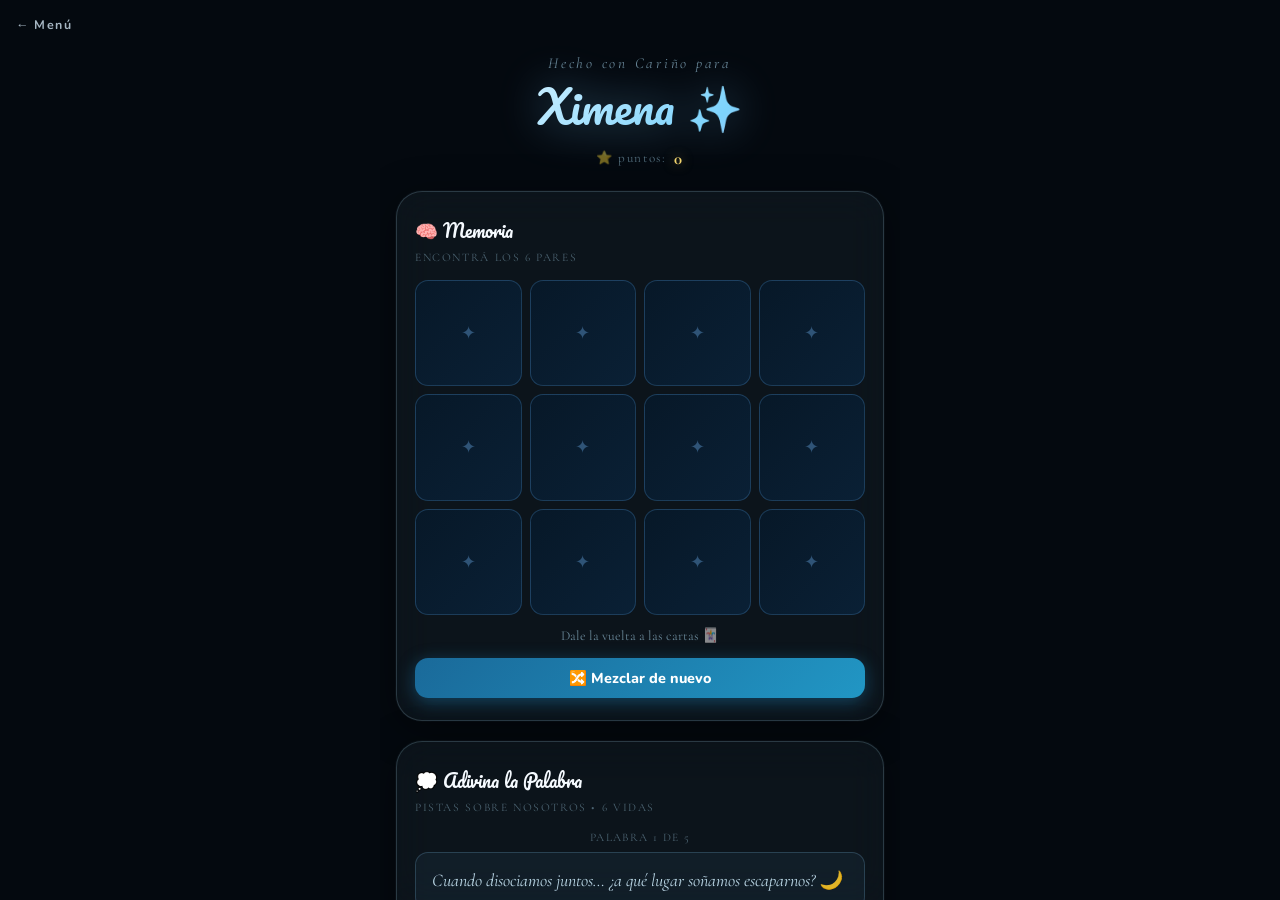
<file: juegos.html>
<!DOCTYPE html>
<html lang="es">
<head>
<meta charset="UTF-8">
<meta name="viewport" content="width=device-width,initial-scale=1.0,user-scalable=no">
<title>Jugar 🎮</title>
<link rel="preconnect" href="https://fonts.googleapis.com">
<link href="https://fonts.googleapis.com/css2?family=Pacifico&family=Nunito:wght@400;600;700;800;900&family=Cormorant+Garamond:ital,wght@0,300;0,400;1,300;1,400&display=swap" rel="stylesheet">
<style>
*{box-sizing:border-box;margin:0;padding:0}
body{margin:0;min-height:100vh;background:#04090f;color:#fff;font-family:'Nunito',sans-serif;overflow-x:hidden;}

*{box-sizing:border-box;}
body{
  margin:0;min-height:100vh;
  background:#1A0B2E;
  color:#fff;
  font-family:'Inter',sans-serif;
  overflow-x:hidden;
}


/* ══ AURORA ══ */
.aurora{
  position:fixed;inset:0;z-index:0;
  background:
    radial-gradient(circle at 20% 30%,#FF2E87 0%,transparent 45%),
    radial-gradient(circle at 80% 20%,#7B2FF7 0%,transparent 45%),
    radial-gradient(circle at 50% 85%,#FF6B35 0%,transparent 45%),
    radial-gradient(circle at 5% 90%,#FFD23F 0%,transparent 40%);
  filter:blur(80px) saturate(150%);
  opacity:0.55;
  animation:auroraMove 28s ease-in-out infinite alternate;
}
@keyframes auroraMove{
  0%{transform:scale(1) rotate(0deg);}
  50%{transform:scale(1.15) rotate(8deg);}
  100%{transform:scale(1) rotate(-6deg);}
}
.heart-float{
  position:fixed;bottom:-10%;font-size:1.1rem;
  opacity:0.45;pointer-events:none;
  animation:floatUp linear infinite;z-index:0;
}
@keyframes floatUp{
  0%{transform:translateY(0) translateX(0);opacity:0;}
  10%{opacity:0.45;}90%{opacity:0.3;}
  100%{transform:translateY(-115vh) translateX(20px);opacity:0;}
}

/* ══ LOGIN ══ */
#loginScreen{
  position:fixed;inset:0;z-index:900;
  display:flex;align-items:center;justify-content:center;
  transition:opacity 0.6s ease;
}
#loginScreen.out{opacity:0;pointer-events:none;}
.login-card{
  position:relative;z-index:1;
  background:rgba(255,255,255,0.06);
  backdrop-filter:blur(20px);
  border:1px solid rgba(255,255,255,0.14);
  border-radius:24px;
  padding:2.5rem 2rem;
  width:90%;max-width:380px;
  text-align:center;
  box-shadow:0 20px 60px rgba(0,0,0,0.35);
}
.login-card h1{
  font-family:'Fredoka',sans-serif;font-weight:700;
  font-size:clamp(1.4rem,5vw,1.9rem);margin:0 0 0.4rem;
  color:#fff;
}
.login-card p.sub{margin:0 0 1.8rem;opacity:0.75;font-size:0.92rem;color:#fff;}
.login-card label{
  display:block;text-align:left;font-size:0.78rem;
  letter-spacing:0.5px;text-transform:uppercase;opacity:0.7;
  margin:0 0 0.35rem;color:#fff;
}
.login-card input{
  width:100%;padding:0.85rem 1rem;margin-bottom:1.1rem;
  border-radius:12px;border:1px solid rgba(255,255,255,0.18);
  background:rgba(255,255,255,0.08);color:#fff;
  font-family:'Inter',sans-serif;font-size:1rem;
}
.login-card input::placeholder{color:rgba(255,255,255,0.4);}
.login-card button{
  width:100%;padding:0.95rem;border:none;border-radius:14px;
  background:linear-gradient(135deg,#FF2E87,#7B2FF7);
  color:#fff;font-family:'Inter',sans-serif;font-weight:700;
  font-size:1rem;cursor:pointer;transition:transform 0.15s ease;
}
.login-card button:hover{transform:scale(1.02);}
.login-card button:active{transform:scale(0.97);}
.login-error{color:#FFD23F;font-size:0.85rem;margin-top:0.9rem;min-height:1.2em;}

/* ══ CONTADOR ══ */
#contadorScreen{
  position:fixed;inset:0;z-index:800;
  display:none;flex-direction:column;
  align-items:center;justify-content:center;
  padding:1.5rem;overflow-y:auto;
  text-align:center;
}
#contadorScreen.visible{display:flex;}
#contadorScreen h1{
  font-family:'Fredoka',sans-serif;font-weight:700;
  font-size:clamp(1.8rem,6vw,2.8rem);
  margin:0 0 2.2rem;
  background:linear-gradient(90deg,#FF2E87,#FF6B35,#FFD23F,#7B2FF7,#FF2E87);
  background-size:300% auto;
  -webkit-background-clip:text;background-clip:text;color:transparent;
  animation:gradientShift 9s linear infinite;
}
@keyframes gradientShift{
  0%{background-position:0% 50%;}100%{background-position:300% 50%;}
}
.digits{
  display:flex;gap:clamp(0.6rem,3vw,2rem);
  justify-content:center;flex-wrap:wrap;
}
.unit{display:flex;flex-direction:column;align-items:center;min-width:70px;}
.unit .value{
  font-family:'DM Mono',monospace;font-weight:500;
  font-size:clamp(2rem,9vw,4rem);line-height:1;
}
.unit.dias .value{color:#FF2E87;text-shadow:0 0 25px rgba(255,46,135,0.55);}
.unit.horas .value{color:#FF6B35;text-shadow:0 0 25px rgba(255,107,53,0.55);}
.unit.min .value{color:#7B2FF7;text-shadow:0 0 25px rgba(123,47,247,0.6);}
.unit.seg .value{color:#FFD23F;text-shadow:0 0 25px rgba(255,210,63,0.55);}
.unit .label{
  font-family:'Inter',sans-serif;font-size:0.7rem;
  letter-spacing:2px;text-transform:uppercase;opacity:0.65;margin-top:0.5rem;color:#fff;
}
.desde-txt{margin-top:2.2rem;font-size:0.92rem;opacity:0.75;color:#fff;}
.dedicatoria{
  font-family:'Inter',sans-serif;font-size:clamp(0.95rem,3.5vw,1.1rem);
  line-height:1.8;color:rgba(255,255,255,0.88);
  text-align:center;margin:2rem 0 1.5rem;font-style:italic;
}
.gracias{
  font-family:'Fredoka',sans-serif;font-size:clamp(1.1rem,4vw,1.35rem);
  font-style:normal;font-weight:700;
  background:linear-gradient(90deg,#FF2E87,#FF6B35);
  -webkit-background-clip:text;background-clip:text;color:transparent;
}
.cancion-wrap{max-width:360px;width:90%;margin:0 auto;}
.btn-regalito{
  display:block;width:90%;max-width:340px;
  margin:2rem auto 0;
  padding:1rem;border:none;border-radius:16px;
  background:linear-gradient(135deg,#FF2E87,#7B2FF7);
  color:#fff;font-family:'Fredoka',sans-serif;font-weight:700;
  font-size:1.1rem;letter-spacing:0.2em;cursor:pointer;
  text-transform:uppercase;
  box-shadow:0 4px 24px rgba(255,46,135,0.45);
  transition:transform 0.15s,box-shadow 0.15s;
}
.btn-regalito:hover{transform:scale(1.03);}
.btn-regalito:active{transform:scale(0.96);}




@import url('https://fonts.googleapis.com/css2?family=Pacifico&family=Nunito:wght@400;600;700;800;900&family=Cormorant+Garamond:ital,wght@1,400;1,500&display=swap');

*,*::before,*::after{box-sizing:border-box;margin:0;padding:0}
html,body{width:100%;height:100%;overflow:hidden}

:root{
  --bg:#04090f;
  --sky:#b8e8ff;
  --sky2:#d6f1ff;
  --sky3:#e8f8ff;
  --white:#f5faff;
  --gold:#f5d76e;
  --pink:#ffb3d9;
  --text:#e8f4ff;
  --card:rgba(180,230,255,0.05);
  --border:rgba(180,230,255,0.18);
  --border2:rgba(180,230,255,0.1);
}

body{
  background:var(--bg);
  font-family:'Nunito',sans-serif;
  color:var(--text);
  min-height:100vh;
  display:flex;flex-direction:column;align-items:center;
}
canvas#bg{position:fixed;inset:0;z-index:0;pointer-events:none}

#app{
  position:relative;z-index:10;
  display:none;
  width:100%;max-width:520px;
  padding:24px 16px 80px;
  overflow-y:auto;height:100vh;
}
#app::-webkit-scrollbar{display:none}

/* ── HEADER ── */
.header{text-align:center;padding:30px 0 22px;animation:fadeDown 0.8s ease both}
.header-sub{
  font-family:'Cormorant Garamond',serif;font-style:italic;
  font-size:0.95rem;color:rgba(180,230,255,0.55);letter-spacing:0.18em;margin-bottom:8px;
}
.header-title{
  font-family:'Pacifico',cursive;
  font-size:clamp(1.9rem,7vw,2.8rem);
  background:linear-gradient(135deg,#ffffff,#b8e8ff,#7dd3fc,#f0abfc);
  -webkit-background-clip:text;-webkit-text-fill-color:transparent;
  filter:drop-shadow(0 0 22px rgba(120,200,255,0.45));
  line-height:1.2;
}
.score-bar{
  display:flex;align-items:center;justify-content:center;gap:8px;
  margin-top:14px;font-size:0.82rem;letter-spacing:0.12em;
  color:rgba(180,230,255,0.45);
}
.score-val{color:var(--gold);font-weight:900;font-size:1.05rem;
  text-shadow:0 0 12px rgba(245,215,110,0.5)}

/* ── SECCIÓN ── */
.section{
  background:var(--card);
  border:1.5px solid var(--border);
  border-radius:26px;padding:22px 18px;margin-bottom:20px;
  backdrop-filter:blur(18px);
  box-shadow:0 8px 40px rgba(0,0,0,0.4),0 0 0 1px rgba(180,230,255,0.04);
  animation:fadeUp 0.6s ease both;
}
.section-title{
  font-family:'Pacifico',cursive;font-size:1.15rem;
  margin-bottom:4px;display:flex;align-items:center;gap:8px;
  color:var(--white);
}
.section-sub{
  font-size:0.72rem;color:rgba(180,230,255,0.38);
  letter-spacing:0.14em;text-transform:uppercase;margin-bottom:16px;
}

/* ════════════════════════════
   JUEGO 1 — MEMORIA
════════════════════════════ */
#memGrid{
  display:grid;grid-template-columns:repeat(4,1fr);gap:8px;margin-top:4px;
}
.mem-card{
  aspect-ratio:1;border-radius:13px;cursor:pointer;
  position:relative;transform-style:preserve-3d;
  transition:transform 0.45s ease;user-select:none;
}
.mem-card.flipped{transform:rotateY(180deg)}
.mem-card.matched{cursor:default}
.mem-front,.mem-back{
  position:absolute;inset:0;border-radius:13px;
  display:flex;align-items:center;justify-content:center;
  backface-visibility:hidden;
}
.mem-front{
  background:linear-gradient(135deg,#071828,#0a2035);
  border:1.5px solid rgba(100,180,255,0.22);
  font-size:1.1rem;color:rgba(120,190,255,0.35);
}
.mem-back{
  background:linear-gradient(135deg,#0e3352,#1a5276);
  border:1.5px solid rgba(140,210,255,0.4);
  transform:rotateY(180deg);
  font-size:clamp(1.3rem,5vw,1.9rem);
  box-shadow:0 4px 16px rgba(80,170,255,0.25);
}
.mem-card.matched .mem-back{
  background:linear-gradient(135deg,#0a2a2a,#0e4040);
  border-color:rgba(100,230,210,0.55);
  box-shadow:0 4px 18px rgba(50,210,190,0.35);
}
.mem-status{
  text-align:center;margin-top:12px;font-size:0.85rem;
  color:rgba(180,230,255,0.55);min-height:1.4em;
}
.mem-btn{
  display:block;width:100%;margin-top:12px;padding:10px;
  border-radius:13px;border:none;
  background:linear-gradient(135deg,#1a6a9a,#2196c4);
  color:#fff;font-family:'Nunito',sans-serif;font-weight:800;
  font-size:0.9rem;cursor:pointer;
  box-shadow:0 4px 18px rgba(30,140,200,0.4);
  transition:transform 0.12s,box-shadow 0.12s;
}
.mem-btn:hover{transform:translateY(-2px);box-shadow:0 8px 24px rgba(30,140,200,0.6)}
.mem-btn:active{transform:scale(0.96)}

/* ════════════════════════════
   JUEGO 2 — ADIVINA
════════════════════════════ */
.word-counter{
  text-align:center;font-size:0.72rem;
  color:rgba(180,230,255,0.38);margin-bottom:8px;letter-spacing:0.12em;text-transform:uppercase;
}
.word-pista{
  background:rgba(100,190,255,0.06);
  border:1px solid rgba(140,210,255,0.2);
  border-radius:13px;padding:14px 16px;
  font-family:'Cormorant Garamond',serif;font-style:italic;
  font-size:1.12rem;color:rgba(210,240,255,0.88);
  margin-bottom:14px;line-height:1.55;min-height:58px;
}
.word-blanks{
  display:flex;justify-content:center;flex-wrap:wrap;gap:6px;margin-bottom:14px;
}
.letter-box{
  width:clamp(26px,7vw,38px);height:clamp(34px,9vw,48px);
  border-bottom:2.5px solid rgba(140,210,255,0.5);
  display:flex;align-items:flex-end;justify-content:center;
  font-size:clamp(0.95rem,4vw,1.3rem);font-weight:900;
  color:var(--white);padding-bottom:4px;
  transition:border-color 0.3s,color 0.3s;
}
.letter-box.correct{border-color:#67e8f9;color:#67e8f9}
.letter-box.wrong-flash{border-color:#fda4af;animation:shake 0.3s ease}
.word-vidas{
  font-size:0.85rem;color:rgba(180,230,255,0.5);
  text-align:center;margin-bottom:10px;letter-spacing:0.05em;
}
.word-keyboard{
  display:flex;flex-wrap:wrap;justify-content:center;gap:5px;margin-bottom:10px;
}
.key-btn{
  width:clamp(27px,7.5vw,37px);height:clamp(30px,8vw,40px);
  border-radius:8px;border:1px solid rgba(120,200,255,0.25);
  background:rgba(60,140,200,0.14);
  color:var(--text);font-weight:800;font-size:0.8rem;cursor:pointer;
  transition:all 0.15s;display:flex;align-items:center;justify-content:center;
}
.key-btn:hover{background:rgba(100,190,255,0.3);border-color:rgba(160,220,255,0.5)}
.key-btn:active{transform:scale(0.88)}
.key-btn:disabled{opacity:0.18;cursor:default;pointer-events:none}
.word-msg{text-align:center;min-height:1.5em;font-weight:800;font-size:0.9rem;margin-top:4px}
.word-next{
  display:none;width:100%;margin-top:10px;padding:10px;
  border-radius:13px;border:none;
  background:linear-gradient(135deg,#0e6ea0,#38bdf8);
  color:#fff;font-family:'Nunito',sans-serif;font-weight:800;
  font-size:0.88rem;cursor:pointer;
  box-shadow:0 4px 16px rgba(30,160,220,0.4);transition:transform 0.12s;
}
.word-next:hover{transform:translateY(-2px)}
.word-done-msg{
  text-align:center;padding:16px 8px;
  font-family:'Pacifico',cursive;font-size:1.05rem;
  color:var(--sky);line-height:1.65;display:none;
}

/* ════════════════════════════
   JUEGO 3 — AFIRMACIONES
════════════════════════════ */
.aff-intro{
  font-family:'Cormorant Garamond',serif;font-style:italic;
  font-size:1.05rem;color:rgba(200,235,255,0.65);
  text-align:center;margin-bottom:18px;line-height:1.55;
}
.aff-progress{
  display:flex;gap:6px;justify-content:center;margin-bottom:16px;
}
.a-dot{
  width:8px;height:8px;border-radius:50%;
  background:rgba(140,210,255,0.18);transition:background 0.3s;
}
.a-dot.done{background:var(--gold)}
.a-dot.active{background:var(--sky);box-shadow:0 0 7px rgba(140,210,255,0.7)}

.aff-question{
  font-weight:900;font-size:1.05rem;
  text-align:center;margin-bottom:16px;
  color:rgba(230,248,255,0.95);line-height:1.4;min-height:1.5em;
}
.aff-opts{display:flex;flex-direction:column;gap:9px;margin-bottom:14px}
.aff-opt{
  padding:13px 16px;border-radius:15px;
  border:1.5px solid rgba(140,210,255,0.2);
  background:rgba(60,140,200,0.09);
  font-weight:700;font-size:0.92rem;cursor:pointer;
  text-align:left;transition:all 0.18s;color:var(--text);
  display:flex;align-items:center;gap:10px;
}
.aff-opt:hover{
  background:rgba(100,195,255,0.18);
  border-color:rgba(160,225,255,0.42);
  transform:translateX(5px);
}
.aff-opt:active{transform:scale(0.97)}
.aff-opt[disabled]{pointer-events:none;opacity:0.5}
.aff-opt.selected{
  background:rgba(100,195,255,0.22);
  border-color:rgba(180,230,255,0.55);
}

/* carta revelada */
.aff-card{
  display:none;
  background:linear-gradient(135deg,rgba(10,50,80,0.6),rgba(5,25,45,0.7));
  border:1.5px solid rgba(140,215,255,0.28);
  border-radius:20px;padding:22px 18px;
  text-align:center;margin-bottom:14px;
  animation:affPop 0.65s cubic-bezier(0.34,1.56,0.64,1) both;
}
.aff-card.show{display:block}
.aff-emoji{
  font-size:2.6rem;margin-bottom:12px;display:block;
  animation:floatY 3.2s ease-in-out infinite;
}
.aff-text{
  font-family:'Cormorant Garamond',serif;font-style:italic;
  font-size:1.18rem;line-height:1.65;
  color:rgba(230,248,255,0.95);
  text-shadow:0 0 18px rgba(100,200,255,0.2);
}
.aff-from{
  margin-top:12px;font-size:0.76rem;letter-spacing:0.22em;
  color:rgba(160,220,255,0.4);text-transform:uppercase;
}

.aff-next{
  display:none;width:100%;padding:10px;border-radius:13px;border:none;
  background:linear-gradient(135deg,#0c5a8a,#0ea5e9);
  color:#fff;font-family:'Nunito',sans-serif;font-weight:800;
  font-size:0.88rem;cursor:pointer;
  box-shadow:0 4px 16px rgba(14,165,233,0.4);transition:transform 0.12s;
  margin-bottom:4px;
}
.aff-next:hover{transform:translateY(-2px)}
.aff-next.show{display:block}

.aff-restart{
  display:none;width:100%;padding:10px;border-radius:13px;border:none;
  background:linear-gradient(135deg,#1a3a4a,#2a5a7a);
  color:rgba(180,230,255,0.8);font-family:'Nunito',sans-serif;font-weight:700;
  font-size:0.82rem;cursor:pointer;border:1px solid rgba(140,210,255,0.2);
  transition:all 0.2s;margin-top:6px;
}
.aff-restart:hover{background:linear-gradient(135deg,#1e4a5e,#2e6a8e);color:#fff}
.aff-restart.show{display:block}

/* ── FX ── */
.spark{position:fixed;pointer-events:none;z-index:80;border-radius:50%;animation:sparkFly ease-out forwards}
.confetti-p{position:fixed;pointer-events:none;z-index:79;animation:confFall linear forwards}
.toast{
  position:fixed;bottom:28px;left:50%;transform:translateX(-50%) translateY(90px);
  z-index:90;background:rgba(4,14,28,0.96);
  border:1.5px solid rgba(140,210,255,0.22);border-radius:20px;
  padding:14px 22px;font-family:'Nunito',sans-serif;font-weight:700;font-size:0.92rem;
  color:var(--white);text-align:center;backdrop-filter:blur(20px);
  box-shadow:0 8px 32px rgba(0,0,0,0.55);
  transition:transform 0.5s cubic-bezier(0.34,1.56,0.64,1),opacity 0.5s;
  opacity:0;pointer-events:none;max-width:290px;line-height:1.5;
}
.toast.show{transform:translateX(-50%) translateY(0);opacity:1}

/* ── KEYFRAMES ── */
@keyframes fadeDown{from{opacity:0;transform:translateY(-18px)}to{opacity:1;transform:translateY(0)}}
@keyframes fadeUp{from{opacity:0;transform:translateY(24px)}to{opacity:1;transform:translateY(0)}}
@keyframes shake{0%,100%{transform:translateX(0)}25%{transform:translateX(-6px)}75%{transform:translateX(6px)}}
@keyframes sparkFly{0%{opacity:1;transform:translate(0,0) scale(1)}100%{opacity:0;transform:translate(var(--tx),var(--ty)) scale(0)}}
@keyframes confFall{0%{transform:translateY(-30px) rotate(0deg);opacity:1}80%{opacity:0.8}100%{transform:translateY(105vh) rotate(var(--rot));opacity:0}}
@keyframes affPop{from{opacity:0;transform:scale(0.82) translateY(18px)}to{opacity:1;transform:scale(1) translateY(0)}}
@keyframes floatY{0%,100%{transform:translateY(0)}50%{transform:translateY(-9px)}}


  50%{box-shadow:0 4px 32px rgba(20,140,210,0.85),0 0 0 8px rgba(20,140,210,0.1)}
}


}

}


}



/* ══ APERTURA ══ */
#apertura{
  position:fixed;inset:0;z-index:1000;
  display:flex;align-items:center;justify-content:center;
  overflow:hidden;
}
#papel{
  position:absolute;inset:0;
  background:linear-gradient(160deg,#f5f0e8 0%,#ede5d0 40%,#e8dfc8 100%);
  display:flex;flex-direction:column;align-items:center;justify-content:center;
  overflow:hidden;
}
#papel::before{
  content:'';position:absolute;inset:0;
  background-image:repeating-linear-gradient(0deg,transparent,transparent 32px,rgba(0,0,0,0.04) 32px,rgba(0,0,0,0.04) 33px);
  pointer-events:none;
}
#papel::after{content:'';position:absolute;inset:16px;border:1.5px solid rgba(160,120,60,0.2);border-radius:4px;pointer-events:none;}
#fraseUnica{
  position:absolute;top:10%;left:50%;transform:translateX(-50%);
  font-family:'Cormorant Garamond',serif;font-style:italic;
  color:rgba(80,45,15,0.7);font-size:clamp(1rem,3.5vw,1.35rem);
  letter-spacing:0.04em;line-height:1.6;text-align:center;
  max-width:78%;pointer-events:none;
}
.carta-centro{position:relative;z-index:5;display:flex;flex-direction:column;align-items:center;gap:6px;text-align:center;}
.carta-para{font-family:'Cormorant Garamond',serif;font-style:italic;font-size:0.8rem;color:rgba(100,65,25,0.55);letter-spacing:0.2em;text-transform:uppercase;}
.carta-nombre{font-family:'Pacifico',cursive;font-size:clamp(2rem,8vw,3rem);color:#5a3010;text-shadow:1px 2px 0 rgba(255,255,255,0.6);margin-bottom:16px;}
.lacre{
  width:clamp(80px,20vw,110px);height:clamp(80px,20vw,110px);border-radius:50%;
  background:radial-gradient(circle at 38% 32%,#ff6060,#cc0000,#700000);
  box-shadow:0 6px 24px rgba(180,0,0,0.6),inset 0 3px 6px rgba(255,120,120,0.35);
  display:flex;align-items:center;justify-content:center;
  font-size:clamp(1.8rem,5vw,2.4rem);cursor:pointer;
  animation:lacrePulse 2s ease-in-out infinite;user-select:none;
}
.lacre:active{transform:scale(0.92)}
.lacre-hint{font-family:'Cormorant Garamond',serif;font-style:italic;font-size:0.8rem;color:rgba(120,75,30,0.5);letter-spacing:0.15em;margin-top:10px;animation:blink 2.2s ease-in-out infinite;}
@keyframes lacrePulse{0%,100%{box-shadow:0 6px 24px rgba(180,0,0,0.6)}50%{box-shadow:0 6px 36px rgba(220,0,0,0.9),0 0 0 8px rgba(200,0,0,0.14)}}
@keyframes blink{0%,100%{opacity:0.5}50%{opacity:0.2}}

/* ══ DEDICATORIA ══ */
#dedicatoria{
  position:fixed;inset:0;z-index:500;
  display:none;flex-direction:column;
  align-items:center;justify-content:center;
  background:linear-gradient(160deg,#07030f 0%,#0d0520 50%,#07030f 100%);
  padding:32px 24px;overflow-y:auto;
  opacity:0;transition:opacity 0.8s ease;
}
#dedicatoria.show{display:flex;}
#dedicatoria.visible{opacity:1;}
.ded-sub{font-family:'Cormorant Garamond',serif;font-style:italic;font-size:0.85rem;color:rgba(180,230,255,0.45);letter-spacing:0.22em;text-transform:uppercase;margin-bottom:8px;animation:fadeUp 0.6s ease 0.2s both;}
.ded-titulo{font-family:'Pacifico',cursive;font-size:clamp(1.6rem,6vw,2.4rem);background:linear-gradient(135deg,#ffffff,#b8e8ff,#7dd3fc);-webkit-background-clip:text;-webkit-text-fill-color:transparent;text-align:center;margin-bottom:4px;animation:fadeUp 0.6s ease 0.35s both;}
.ded-artista{font-family:'Cormorant Garamond',serif;font-style:italic;font-size:1rem;color:rgba(180,230,255,0.5);margin-bottom:24px;animation:fadeUp 0.6s ease 0.5s both;}
.ded-letra{background:rgba(180,230,255,0.04);border:1px solid rgba(180,230,255,0.12);border-radius:20px;padding:22px 20px;max-width:340px;width:100%;margin-bottom:20px;animation:fadeUp 0.6s ease 0.65s both;}
.ded-linea{font-family:'Cormorant Garamond',serif;font-style:italic;font-size:clamp(1rem,3.5vw,1.2rem);color:rgba(220,245,255,0.88);text-align:center;line-height:1.75;opacity:0;animation:fadeUp 0.5s ease forwards;}
.ded-mensaje{font-family:'Cormorant Garamond',serif;font-style:italic;font-size:0.92rem;color:rgba(180,210,255,0.55);text-align:center;max-width:300px;line-height:1.6;margin-bottom:8px;animation:fadeUp 0.6s ease 1.8s both;}
.ded-from{font-size:0.75rem;letter-spacing:0.2em;color:rgba(140,200,255,0.35);text-transform:uppercase;margin-bottom:24px;animation:fadeUp 0.6s ease 2s both;}
.spotify-btn{display:flex;align-items:center;gap:10px;padding:13px 28px;border-radius:999px;border:none;background:#1DB954;color:#fff;font-family:'Nunito',sans-serif;font-weight:800;font-size:0.92rem;cursor:pointer;text-decoration:none;box-shadow:0 4px 20px rgba(29,185,84,0.45);transition:transform 0.15s;animation:fadeUp 0.6s ease 2.2s both;margin-bottom:16px;}
.spotify-btn:active{transform:scale(0.96)}
.ded-skip{font-family:'Nunito',sans-serif;font-weight:800;font-size:0.95rem;color:rgba(180,230,255,0.7);cursor:pointer;letter-spacing:0.15em;text-transform:uppercase;transition:all 0.2s;animation:fadeUp 0.6s ease 2.4s both;background:rgba(140,210,255,0.08);border:1.5px solid rgba(140,210,255,0.25);border-radius:14px;padding:12px 28px;}
.ded-skip:hover{color:rgba(180,230,255,0.6)}

/* ══ BOTÓN MÚSICA ══ */
#mBtn{position:fixed;bottom:22px;right:18px;z-index:999;width:46px;height:46px;border-radius:50%;border:none;background:linear-gradient(135deg,#0a3a5a,#1a7aaa);color:#fff;font-size:1.25rem;cursor:pointer;box-shadow:0 4px 18px rgba(20,120,200,0.6);transition:background 0.3s,transform 0.15s;}
#mBtn:active{transform:scale(0.9);}
#mBtn.on{background:linear-gradient(135deg,#0a5a3a,#1aaa7a);}

/* ══ SKIP WORD ══ */
.word-skip{margin-top:10px;padding:10px 14px;border-radius:12px;border:1px solid rgba(140,210,255,0.2);background:rgba(140,210,255,0.07);color:rgba(180,230,255,0.5);font-family:'Nunito',sans-serif;font-weight:700;font-size:0.82rem;cursor:pointer;transition:all 0.2s;display:none;}
.word-skip:hover{background:rgba(140,210,255,0.18);color:rgba(200,240,255,0.9)}


/* ══ CAJITA SORPRESA ══ */
#cajitaBtn{position:fixed;bottom:80px;right:18px;z-index:999;display:none;flex-direction:column;align-items:center;gap:4px;cursor:pointer;animation:cajitaAppear 0.6s cubic-bezier(0.34,1.56,0.64,1) both;}
#cajitaBtn.show{display:flex;}
#cajitaEmoji{font-size:2.4rem;animation:cajitaWiggle 1.2s ease-in-out infinite;filter:drop-shadow(0 4px 12px rgba(245,200,70,0.6));}
#cajitaLabel{font-family:'Nunito',sans-serif;font-weight:800;font-size:0.62rem;letter-spacing:0.12em;color:var(--gold);text-transform:uppercase;background:rgba(10,20,40,0.8);border:1px solid rgba(245,200,70,0.3);border-radius:20px;padding:2px 8px;backdrop-filter:blur(8px);}
@keyframes cajitaAppear{from{opacity:0;transform:scale(0) translateY(20px)}to{opacity:1;transform:scale(1) translateY(0)}}
@keyframes cajitaWiggle{0%,100%{transform:rotate(-8deg) scale(1)}25%{transform:rotate(8deg) scale(1.1)}50%{transform:rotate(-5deg) scale(1.05)}75%{transform:rotate(6deg) scale(1.08)}}
/* ══ PANTALLA CARTA ══ */
#cartaSecreta{position:fixed;inset:0;z-index:800;display:none;flex-direction:column;align-items:center;background:linear-gradient(160deg,#07030f 0%,#0d0520 50%,#07030f 100%);overflow-y:auto;opacity:0;transition:opacity 0.6s ease;padding:0 0 40px 0;}
#cartaSecreta.show{display:flex;}#cartaSecreta.visible{opacity:1;}
.cs-header{width:100%;display:flex;align-items:center;padding:16px 20px 8px;position:sticky;top:0;z-index:10;background:linear-gradient(to bottom,#07030f 80%,transparent);}
.cs-back{font-family:'Nunito',sans-serif;font-weight:700;font-size:0.8rem;letter-spacing:0.12em;color:rgba(180,230,255,0.45);background:none;border:none;cursor:pointer;display:flex;align-items:center;gap:6px;transition:color 0.2s;padding:8px 0;}
.cs-back:hover{color:rgba(180,230,255,0.85)}
.cs-inner{display:flex;flex-direction:column;align-items:center;padding:0 20px 20px;width:100%;max-width:420px;margin:0 auto;}
.cs-estrella{font-size:3rem;margin-bottom:8px;animation:starSpin 0.8s ease both;}
.cs-titulo{font-family:'Pacifico',cursive;font-size:clamp(1.1rem,4vw,1.6rem);color:var(--gold);text-shadow:0 0 20px rgba(245,200,70,0.5);margin-bottom:20px;text-align:center;animation:fadeUp 0.6s ease 0.3s both;line-height:1.3;}
.cs-carta{background:linear-gradient(160deg,#f5f0e8,#ede5d0);border-radius:16px;padding:28px 22px;width:100%;box-shadow:0 20px 60px rgba(0,0,0,0.6);position:relative;overflow:hidden;animation:fadeUp 0.7s ease 0.5s both;}
.cs-carta::before{content:'';position:absolute;inset:0;background-image:repeating-linear-gradient(0deg,transparent,transparent 28px,rgba(0,0,0,0.035) 28px,rgba(0,0,0,0.035) 29px);pointer-events:none;}
.cs-texto{font-family:'Cormorant Garamond',serif;font-size:clamp(0.95rem,2.8vw,1.08rem);color:#3a2010;line-height:1.8;position:relative;z-index:1;white-space:pre-line;}
.cs-firma{font-family:'Pacifico',cursive;font-size:1.05rem;color:#5a3010;margin-top:18px;text-align:right;position:relative;z-index:1;}
.cs-amor{font-family:'Cormorant Garamond',serif;font-style:italic;font-size:1.05rem;color:#8a2020;margin-top:6px;text-align:right;position:relative;z-index:1;}
.word-skip{margin-top:10px;padding:10px 14px;border-radius:12px;border:1px solid rgba(140,210,255,0.2);background:rgba(140,210,255,0.07);color:rgba(180,230,255,0.5);font-family:'Nunito',sans-serif;font-weight:700;font-size:0.82rem;cursor:pointer;transition:all 0.2s;display:none;}
.word-skip:hover{background:rgba(140,210,255,0.18);color:rgba(200,240,255,0.9)}
@keyframes starSpin{0%{transform:scale(0) rotate(-180deg);opacity:0}60%{transform:scale(1.3) rotate(10deg)}100%{transform:scale(1) rotate(0deg);opacity:1}}


/* ══ BOTÓN IR A REGALITO 3 ══ */
.btn-pax{
  display:block;width:100%;max-width:300px;
  margin:16px auto 0;
  padding:14px 20px;border-radius:16px;border:none;
  background:linear-gradient(135deg,#0a3a5a,#1a6a9a);
  color:#fff;font-family:'Nunito',sans-serif;font-weight:800;
  font-size:0.88rem;letter-spacing:0.15em;cursor:pointer;
  text-transform:uppercase;text-decoration:none;
  box-shadow:0 4px 20px rgba(20,100,180,0.5);
  transition:transform 0.15s,box-shadow 0.15s;
  text-align:center;
}
.btn-pax:hover{transform:scale(1.03);box-shadow:0 6px 28px rgba(20,100,180,0.7)}
.btn-pax:active{transform:scale(0.96)}

/* ══ PUNTOS FLOTANTES ══ */
.pts-float{
  position:fixed;
  font-family:'Nunito',sans-serif;font-weight:900;
  font-size:1.1rem;color:var(--gold);
  pointer-events:none;z-index:9999;
  text-shadow:0 0 12px rgba(245,200,70,0.8);
  animation:ptsSubir 1.2s ease forwards;
}
@keyframes ptsSubir{
  0%{opacity:1;transform:translateY(0) scale(1)}
  60%{opacity:1;transform:translateY(-60px) scale(1.15)}
  100%{opacity:0;transform:translateY(-100px) scale(0.9)}
}



/* ══ ELECCIÓN ══ */
#pantEleccion{
  position:fixed;inset:0;z-index:600;display:none;
  flex-direction:column;align-items:center;justify-content:center;
  padding:32px 24px;opacity:0;transition:opacity 0.7s ease;
}
.elec-titulo{font-family:'Pacifico',cursive;font-size:clamp(1.4rem,5vw,2rem);color:#fff;
  text-shadow:0 0 20px rgba(180,230,255,0.5);margin-bottom:6px;text-align:center;}
.elec-sub{font-family:'Cormorant Garamond',serif;font-style:italic;font-size:0.92rem;
  color:rgba(220,240,255,0.75);margin-bottom:28px;}
.elec-cards{display:flex;flex-direction:column;gap:16px;width:100%;max-width:320px;}
.elec-card{cursor:pointer;border-radius:20px;padding:24px 20px;text-align:center;transition:transform 0.2s;}
.elec-card:active{transform:scale(0.96)}
.elec-star{background:rgba(180,230,255,0.07);border:1.5px solid rgba(180,230,255,0.25);}
.elec-sol{background:rgba(245,200,70,0.07);border:1.5px solid rgba(245,200,70,0.3);}
.elec-icon{font-size:2.2rem;margin-bottom:8px}
.elec-n-star{font-family:'Nunito',sans-serif;font-weight:800;font-size:1rem;color:#fff;letter-spacing:0.1em;}
.elec-n-sol{font-family:'Nunito',sans-serif;font-weight:800;font-size:1rem;color:#ffd84d;
  letter-spacing:0.1em;text-shadow:0 0 12px rgba(255,210,50,0.5);}
.elec-d-star{font-family:'Cormorant Garamond',serif;font-style:italic;font-size:0.85rem;
  color:rgba(210,235,255,0.7);margin-top:5px;}
.elec-d-sol{font-family:'Cormorant Garamond',serif;font-style:italic;font-size:0.85rem;
  color:rgba(245,210,80,0.7);margin-top:5px;}

/* ══ FONDO SOL ══ */
#bgSol{position:fixed;inset:0;z-index:0;pointer-events:none;display:none}

/* ══ BTN VOLVER SOL ══ */
#btnVolverSol{
  position:fixed;top:16px;left:16px;z-index:999;
  font-family:'Nunito',sans-serif;font-weight:700;font-size:0.78rem;
  letter-spacing:0.12em;color:rgba(220,240,255,0.75);
  background:none;border:none;cursor:pointer;display:none;
}

/* ══ SECCIONES SOL ══ */

*,*::before,*::after{box-sizing:border-box;margin:0;padding:0}
html,body{width:100%;height:100%;overflow:hidden;background:#04090f}
:root{--gold:#f5d76e;--sky:#b8e8ff;--bg:#04090f}
body{font-family:'Cormorant Garamond',serif;color:#e8f4ff}
canvas#bg{position:fixed;inset:0;z-index:0;pointer-events:none}

/* ══ CARGA ══ */
#cargaScreen{
  position:fixed;inset:0;z-index:1000;
  background:#000a02;
  display:flex;flex-direction:column;
  align-items:center;justify-content:center;
  padding:32px 24px;
  font-family:'Courier New',monospace;
  transition:opacity 0.8s ease;
}
#cargaScreen.out{opacity:0;pointer-events:none}
.c-logo{font-size:2.2rem;margin-bottom:8px;animation:logoPulse 1.5s ease-in-out infinite}
.c-title{font-size:clamp(0.65rem,2vw,0.8rem);letter-spacing:0.35em;color:#00ff88;text-transform:uppercase;text-shadow:0 0 12px rgba(0,255,136,0.6);margin-bottom:28px}
.c-panel{background:rgba(0,255,136,0.03);border:1px solid rgba(0,255,136,0.2);border-radius:6px;padding:20px 22px;width:100%;max-width:360px;margin-bottom:20px}
.c-row{display:flex;justify-content:space-between;align-items:center;padding:5px 0;border-bottom:1px solid rgba(0,255,136,0.07);font-size:clamp(0.62rem,2vw,0.75rem)}
.c-row:last-child{border-bottom:none}
.c-lbl{color:rgba(0,255,136,0.45);letter-spacing:0.15em}
.c-val{color:#00ff88;letter-spacing:0.1em;text-shadow:0 0 8px rgba(0,255,136,0.4)}
.c-val.blink{animation:textBlink 0.8s ease-in-out infinite}
.c-prog-wrap{width:100%;max-width:360px;margin-bottom:14px}
.c-prog-lbl{display:flex;justify-content:space-between;font-size:0.62rem;letter-spacing:0.2em;color:rgba(0,255,136,0.45);margin-bottom:6px}
.c-prog-track{width:100%;height:6px;background:rgba(0,255,136,0.08);border-radius:3px;overflow:hidden;border:1px solid rgba(0,255,136,0.15)}
.c-prog-bar{height:100%;width:0%;background:linear-gradient(90deg,#00aa55,#00ff88);border-radius:3px;box-shadow:0 0 8px rgba(0,255,136,0.6)}
.c-status{font-size:clamp(0.6rem,1.8vw,0.72rem);letter-spacing:0.18em;color:rgba(0,255,136,0.5);text-align:center;min-height:1.4em;text-transform:uppercase}
.c-cursor{display:inline-block;animation:cursorBlink 0.7s step-end infinite;color:#00ff88}

/* ══ SECCIONES ══ */
.sec{position:fixed;inset:0;z-index:10;display:none;flex-direction:column;align-items:center;justify-content:center;overflow-y:auto;padding:40px 24px 70px}
.sec.activa{display:flex}
.sec.visible{opacity:1}
.sec{opacity:0;transition:opacity 0.7s ease}
.sec::-webkit-scrollbar{display:none}

/* ══ BTN GLOBAL ══ */
.btn-sig{
  margin-top:20px;padding:10px 24px;border-radius:999px;
  background:rgba(20,100,160,0.35);border:1px solid rgba(140,200,255,0.3);
  color:rgba(200,235,255,0.85);font-family:'Nunito',sans-serif;font-weight:700;
  font-size:0.75rem;letter-spacing:0.18em;cursor:pointer;
  transition:all 0.2s;text-transform:uppercase;backdrop-filter:blur(8px)
}
.btn-sig:hover{background:rgba(20,100,160,0.55)}
.btn-sig:active{transform:scale(0.96)}
.btn-volver{
  position:fixed;top:16px;left:16px;z-index:50;
  font-family:'Nunito',sans-serif;font-weight:700;font-size:0.78rem;
  letter-spacing:0.12em;color:rgba(180,230,255,0.4);
  background:none;border:none;cursor:pointer;transition:color 0.2s
}
.btn-volver:hover{color:rgba(180,230,255,0.8)}

/* ══ S1 CORINTIOS ══ */
#s1 .inner{max-width:380px;width:100%;display:flex;flex-direction:column;align-items:center;gap:16px;text-align:center}
.cor-deco{font-size:2.5rem;animation:floatY 3s ease-in-out infinite;filter:drop-shadow(0 4px 16px rgba(245,215,110,0.5))}
.cor-label{font-size:0.72rem;letter-spacing:0.3em;color:rgba(180,230,255,0.35);text-transform:uppercase;font-family:'Nunito',sans-serif}
.cor-verso{font-style:italic;font-size:clamp(1.3rem,5vw,1.9rem);color:#fff;line-height:1.7;text-shadow:0 0 30px rgba(180,230,255,0.4);background:rgba(180,230,255,0.05);border:1px solid rgba(180,230,255,0.12);border-radius:18px;padding:22px 20px;animation:fadeUp 0.8s ease both}
.cor-ref{font-size:0.8rem;letter-spacing:0.2em;color:rgba(180,230,255,0.35);font-family:'Nunito',sans-serif}

/* ══ S2 ENFERMITA ══ */
#s2 .inner{max-width:380px;width:100%;display:flex;flex-direction:column;align-items:center}
.enf-titulo{font-family:'Pacifico',cursive;font-size:clamp(1.4rem,5vw,2rem);color:#fff;text-shadow:0 0 20px rgba(200,230,255,0.4);margin-bottom:4px;animation:fadeUp 0.6s ease both}
.enf-sub{font-style:italic;font-size:0.88rem;color:rgba(180,230,255,0.45);margin-bottom:20px;animation:fadeUp 0.6s ease 0.2s both}
.receta-card{
  background:#fafaf8;border:none;border-radius:3px;
  padding:20px 18px 24px;width:100%;margin-bottom:16px;
  box-shadow:0 4px 20px rgba(0,0,0,0.4);position:relative;
  background-image:repeating-linear-gradient(0deg,transparent,transparent 27px,rgba(180,210,240,0.18) 27px,rgba(180,210,240,0.18) 28px);
  background-position:0 36px;animation:fadeUp 0.7s ease 0.3s both
}
.receta-card::before{content:'';position:absolute;top:0;left:36px;bottom:0;width:1.5px;background:rgba(220,80,80,0.35)}
.receta-card::after{content:'Rx';position:absolute;top:10px;right:14px;font-family:'Nunito',sans-serif;font-weight:900;font-size:1.8rem;color:rgba(20,80,160,0.12);font-style:italic}
.receta-hdr{font-family:'Nunito',sans-serif;font-weight:900;font-size:0.78rem;letter-spacing:0.08em;color:#1a3a6a;text-transform:uppercase;margin-bottom:12px;padding-left:30px;border-bottom:1.5px solid rgba(20,60,140,0.15);padding-bottom:8px}
.receta-item{display:flex;align-items:center;gap:10px;padding:7px 0 7px 30px;font-family:'Cormorant Garamond',serif;font-size:clamp(0.95rem,3vw,1.05rem);font-weight:600;color:#111;line-height:1.6;opacity:0;transform:translateX(-16px);transition:opacity 0.5s ease,transform 0.5s ease}
.receta-item.vis{opacity:1;transform:translateX(0)}
.receta-num{font-family:'Nunito',sans-serif;font-weight:900;color:#0a2a5a;font-size:0.85rem;min-width:18px}
.sello{display:inline-flex;align-items:center;justify-content:center;width:26px;height:26px;border-radius:50%;border:1.5px solid rgba(20,60,140,0.3);background:rgba(20,60,140,0.05);flex-shrink:0;margin-left:auto}
.sello svg{width:13px;height:13px}
.enf-pie{width:100%;max-width:360px;margin-top:4px;padding:18px 20px;background:rgba(180,230,255,0.05);border:1.5px solid rgba(180,230,255,0.18);border-radius:16px;text-align:center;opacity:0;transform:translateY(16px);transition:opacity 0.7s ease,transform 0.7s ease}
.enf-pie.vis{opacity:1;transform:translateY(0)}
.enf-pie-txt{font-style:italic;font-size:clamp(1rem,3.2vw,1.15rem);color:rgba(230,245,255,0.92);line-height:1.7;text-shadow:0 0 16px rgba(140,200,255,0.25)}
.enf-pie-firma{font-family:'Nunito',sans-serif;font-weight:700;font-size:0.7rem;letter-spacing:0.2em;color:rgba(140,200,255,0.4);text-transform:uppercase;margin-top:8px}

/* ══ S3 OJOS ══ */
#s3 .inner{max-width:380px;width:100%;display:flex;flex-direction:column;align-items:center;gap:20px;text-align:center}
.ojo-wrap{position:relative;width:clamp(260px,75vw,380px);height:auto;animation:fadeUp 0.8s ease both}
.ojo-glow{position:absolute;inset:-20px;background:radial-gradient(ellipse,rgba(180,120,40,0.2) 0%,transparent 70%);border-radius:50%;animation:glowPulse 3s ease-in-out infinite alternate}
.ojo-svg{width:100%;height:100%}
.ojo-frase{font-style:italic;font-size:clamp(1.1rem,4vw,1.45rem);color:#fff;line-height:1.75;max-width:320px;text-shadow:0 0 20px rgba(180,230,255,0.35);animation:fadeUp 0.8s ease 0.4s both}
.pedacito-sol{color:#ffd84d;font-weight:400;display:inline-block;position:relative;animation:solPulse 1.8s ease-in-out infinite;text-shadow:0 0 8px rgba(255,220,50,0.9),0 0 20px rgba(255,200,30,0.7),0 0 40px rgba(255,180,0,0.5),0 0 60px rgba(255,160,0,0.3)}
.pedacito-sol::after{content:'';position:absolute;bottom:-3px;left:0;right:0;height:2px;background:linear-gradient(90deg,transparent,#ffd84d,#ffaa00,#ffd84d,transparent);border-radius:2px;animation:subrayado 2s ease-in-out infinite}
.ojo-sol{display:inline-block;animation:solSpin 4s linear infinite;filter:drop-shadow(0 0 8px rgba(245,215,70,0.8))}
.frases-wrap{width:100%;max-width:340px;display:flex;flex-direction:column;gap:12px;margin-top:4px}
.frase-card{position:relative;border-radius:14px;overflow:hidden;cursor:pointer;min-height:64px;border:1px solid rgba(180,230,255,0.15)}
.frase-txt{padding:16px 18px;font-style:italic;font-size:clamp(0.9rem,2.8vw,1.05rem);color:rgba(220,240,255,0.92);line-height:1.6;text-align:center;background:rgba(180,230,255,0.05)}
.frase-overlay{position:absolute;inset:0;background:linear-gradient(135deg,#0a1628,#0d1f3a);border-radius:14px;display:flex;flex-direction:column;align-items:center;justify-content:center;gap:6px;transition:opacity 0.5s ease;cursor:pointer;user-select:none}
.frase-overlay.rev{opacity:0;pointer-events:none}
.frase-lock{font-size:1.4rem}
.frase-hint{font-family:'Nunito',sans-serif;font-weight:700;font-size:0.62rem;letter-spacing:0.22em;color:rgba(180,230,255,0.45);text-transform:uppercase}
.frase-shimmer{position:absolute;top:0;left:-100%;width:60%;height:100%;background:linear-gradient(90deg,transparent,rgba(180,230,255,0.12),transparent);animation:shimmer 2.5s ease-in-out infinite}

/* ══ S4 ÁLBUM ══ */
#s4 .inner{max-width:360px;width:100%;display:flex;flex-direction:column;align-items:center}
.album-portada{width:clamp(260px,80vw,320px);aspect-ratio:3/4;background:linear-gradient(160deg,#2a1a0e,#1a0e06);border-radius:8px 16px 16px 8px;border:2px solid rgba(180,130,60,0.4);box-shadow:-4px 0 0 rgba(120,70,20,0.8),0 12px 40px rgba(0,0,0,0.6),inset 0 0 30px rgba(0,0,0,0.3);display:flex;flex-direction:column;align-items:center;justify-content:center;cursor:pointer;position:relative;overflow:hidden;animation:fadeUp 0.7s ease both}
.album-portada:active{transform:scale(0.97)}
.album-portada::before{content:'';position:absolute;left:0;top:0;bottom:0;width:18px;background:linear-gradient(90deg,#1a0e06,#3a2010,#1a0e06);border-right:1px solid rgba(180,130,60,0.3)}
.album-titulo{font-family:'Pacifico',cursive;font-size:clamp(1.2rem,4vw,1.6rem);color:#d4a050;text-shadow:0 2px 8px rgba(180,120,20,0.5);margin-bottom:8px;margin-left:14px;text-align:center}
.album-sub{font-family:'Cormorant Garamond',serif;font-style:italic;font-size:0.88rem;color:rgba(200,160,80,0.6);margin-left:14px;margin-bottom:16px}
.album-deco{font-size:2rem;margin-left:14px}
.album-hint{font-family:'Nunito',sans-serif;font-weight:700;font-size:0.62rem;letter-spacing:0.22em;color:rgba(180,130,60,0.5);text-transform:uppercase;margin-top:16px;margin-left:14px;animation:blink 2s ease-in-out infinite}
.album-broche{position:absolute;top:16px;right:16px;font-size:1.5rem;animation:brocheWiggle 3s ease-in-out infinite}
.album-pagina{display:none;width:clamp(260px,80vw,320px);background:linear-gradient(160deg,#f5f0e8,#ede5d0);border-radius:8px 16px 16px 8px;border:1px solid rgba(180,130,60,0.3);box-shadow:-4px 0 0 rgba(120,70,20,0.8),0 12px 40px rgba(0,0,0,0.6);padding:20px 20px 20px 30px;position:relative;animation:paginaAbrir 0.6s cubic-bezier(0.34,1.56,0.64,1) both}
.album-pagina::before{content:'';position:absolute;left:0;top:0;bottom:0;width:20px;background:linear-gradient(90deg,#2a1a0e,#3a2010,#2a1a0e);border-right:1px solid rgba(180,130,60,0.3)}
.album-foto{width:100%;aspect-ratio:3/4;object-fit:cover;object-position:top;border-radius:4px;box-shadow:0 4px 16px rgba(0,0,0,0.3);display:block}
.album-verso{font-family:'Cormorant Garamond',serif;font-style:italic;font-size:0.9rem;color:#5a3a1a;text-align:center;margin-top:10px;line-height:1.5;padding:0 4px}
.album-ref{font-family:'Nunito',sans-serif;font-size:0.62rem;letter-spacing:0.15em;color:rgba(120,80,30,0.45);text-align:center;margin-top:4px;text-transform:uppercase}
.album-cierre{display:none;width:clamp(260px,80vw,320px);aspect-ratio:3/4;background:linear-gradient(160deg,#2a1a0e,#1a0e06);border-radius:8px 16px 16px 8px;border:2px solid rgba(180,130,60,0.4);box-shadow:-4px 0 0 rgba(120,70,20,0.8),0 12px 40px rgba(0,0,0,0.6);padding:32px 24px;text-align:center;flex-direction:column;align-items:center;justify-content:center;animation:paginaAbrir 0.6s ease both}
.cierre-emoji{font-size:2.5rem;animation:floatY 3s ease-in-out infinite}
.cierre-titulo{font-family:'Pacifico',cursive;font-size:clamp(1.1rem,4vw,1.5rem);color:#d4a050;margin-top:12px;text-shadow:0 0 20px rgba(200,150,30,0.5);line-height:1.4}
.album-nav{display:flex;gap:6px;margin-top:16px;justify-content:center}
.album-dot{width:7px;height:7px;border-radius:50%;background:rgba(180,230,255,0.2);transition:background 0.3s}
.album-dot.active{background:var(--sky)}

/* ══ FINAL ══ */
#s5 .inner{max-width:360px;width:100%;display:flex;flex-direction:column;align-items:center;gap:16px;text-align:center}
.final-emoji{font-size:3rem;animation:floatY 3s ease-in-out infinite}
.final-titulo{font-family:'Pacifico',cursive;font-size:clamp(1.5rem,5vw,2.2rem);background:linear-gradient(135deg,#fff,#b8e8ff,#f5d76e);-webkit-background-clip:text;-webkit-text-fill-color:transparent;line-height:1.3}
.final-msg{font-style:italic;font-size:clamp(0.95rem,3vw,1.1rem);color:rgba(200,230,255,0.7);line-height:1.65}
.final-firma{font-family:'Nunito',sans-serif;font-weight:700;font-size:0.75rem;letter-spacing:0.2em;color:rgba(140,200,255,0.35);text-transform:uppercase}

/* ══ KEYFRAMES ══ */
@keyframes fadeUp{from{opacity:0;transform:translateY(20px)}to{opacity:1;transform:translateY(0)}}
@keyframes floatY{0%,100%{transform:translateY(0)}50%{transform:translateY(-10px)}}
@keyframes glowPulse{from{opacity:0.5;transform:scale(0.97)}to{opacity:1;transform:scale(1.03)}}
@keyframes solSpin{0%{transform:rotate(0deg)}100%{transform:rotate(360deg)}}
@keyframes solPulse{0%,100%{text-shadow:0 0 8px rgba(255,220,50,0.9),0 0 20px rgba(255,200,30,0.7),0 0 40px rgba(255,180,0,0.5);transform:scale(1)}50%{text-shadow:0 0 12px rgba(255,230,80,1),0 0 30px rgba(255,210,40,0.9),0 0 60px rgba(255,190,10,0.7);transform:scale(1.06)}}
@keyframes subrayado{0%,100%{opacity:0.5;transform:scaleX(0.8)}50%{opacity:1;transform:scaleX(1)}}
@keyframes shimmer{0%{left:-100%}60%,100%{left:160%}}
@keyframes paginaAbrir{from{opacity:0;transform:perspective(600px) rotateY(-25deg) scale(0.9)}to{opacity:1;transform:perspective(600px) rotateY(0deg) scale(1)}}
@keyframes brocheWiggle{0%,100%{transform:rotate(-5deg)}50%{transform:rotate(5deg)}}
@keyframes blink{0%,100%{opacity:0.5}50%{opacity:0.2}}
@keyframes logoPulse{0%,100%{filter:drop-shadow(0 0 8px rgba(0,255,136,0.4))}50%{filter:drop-shadow(0 0 20px rgba(0,255,136,0.9))}}
@keyframes textBlink{0%,100%{opacity:1}50%{opacity:0.3}}
@keyframes cursorBlink{0%,100%{opacity:1}50%{opacity:0}}
@keyframes confFall{0%{transform:translateY(-30px) rotate(0deg);opacity:1}80%{opacity:0.8}100%{transform:translateY(105vh) rotate(var(--rot));opacity:0}}



/* Ocultar canvas de regalito hasta que se use */
#bg{display:none;}
#bgSol{display:none;}

/* ══ JARDÍN 2 MESES — v4 ══ */
#jardinScreen{
  position:fixed;inset:0;z-index:700;
  display:none;flex-direction:column;
  align-items:center;
  background:radial-gradient(ellipse at 50% 20%,#2a0e1e 0%,#150610 55%,#0a0308 100%);
  overflow-y:auto;
  padding:60px 20px 60px;
  opacity:0;transition:opacity 0.7s ease;
}
#jardinScreen.visible{opacity:1;}
#jardinScreen.activo{display:flex;}

#btnVolverJardin{
  position:fixed;top:16px;left:16px;z-index:750;
  font-family:'Nunito',sans-serif;font-weight:700;
  font-size:0.78rem;letter-spacing:0.12em;
  color:rgba(255,200,220,0.7);
  background:none;border:none;cursor:pointer;display:none;
}

.jardin-sub{display:none;flex-direction:column;align-items:center;width:100%;}
.jardin-sub.activo{display:flex;animation:fadeUp 0.6s ease both;}

.jardin-header{text-align:center;margin-bottom:6px;}
.jardin-emoji{font-size:2rem;animation:floatY 3s ease-in-out infinite;}
.jardin-titulo{
  font-family:'Pacifico',cursive;
  font-size:clamp(1.4rem,5.5vw,2.1rem);
  background:linear-gradient(135deg,#ffd4e5,#ff9dc4,#ffb7d5);
  -webkit-background-clip:text;-webkit-text-fill-color:transparent;
  margin:6px 0 4px;
}

@keyframes florSway{
  0%,100%{transform:rotate(-2.4deg) translateY(0)}
  50%{transform:rotate(2.6deg) translateY(-3px)}
}
@keyframes florBloom{
  0%{transform:scale(1)}
  35%{transform:scale(1.12)}
  100%{transform:scale(1)}
}

/* ══ INTRO: 2 FLORES + SUELO ══ */
.jardin-intro-wrap{
  position:relative;
  width:100%;max-width:360px;
  padding-bottom:26px;
  margin:10px 0 16px;
}
.jardin-intro-flores{
  display:flex;gap:0;align-items:flex-end;justify-content:center;
  position:relative;z-index:2;
}
.intro-flor{
  width:150px;height:178px;
  animation:florSway 4.2s ease-in-out infinite;
  transform-origin:50% 90%;
  margin:0 -8px;
}
.intro-flor:nth-child(2){animation-delay:-1.6s;animation-duration:3.8s;}
.intro-flor svg{width:100%;height:100%;display:block;}
.suelo-wrap{
  position:absolute;left:-10%;right:-10%;bottom:0;
  height:44px;z-index:1;
  filter:drop-shadow(0 -2px 8px rgba(0,0,0,0.3));
}
.suelo-svg{width:100%;height:100%;display:block;}

.jardin-intro-msg{
  font-family:'Cormorant Garamond',serif;font-style:italic;
  font-size:clamp(1rem,3.6vw,1.2rem);
  color:rgba(255,225,238,0.88);
  line-height:1.7;text-align:center;
  max-width:320px;margin-bottom:26px;
  text-shadow:0 0 20px rgba(255,150,190,0.25);
}

/* ══ SECUENCIA ══ */
.jardin-progreso{
  font-family:'Nunito',sans-serif;font-weight:700;
  font-size:0.7rem;letter-spacing:0.22em;
  color:rgba(255,180,210,0.5);text-transform:uppercase;
  margin-bottom:18px;
}
.flor-central-wrap{
  width:230px;height:260px;
  display:flex;align-items:center;justify-content:center;
  cursor:pointer;position:relative;
  margin-bottom:6px;
}
.flor-central{
  width:100%;height:100%;
  animation:florSway 4s ease-in-out infinite;
  transform-origin:50% 88%;
}
.flor-central.bloom{animation:florBloom 0.55s ease;}
.flor-central svg{width:100%;height:100%;display:block;}
.flor-tap-hint{
  position:absolute;bottom:2px;left:50%;transform:translateX(-50%);
  font-family:'Nunito',sans-serif;font-weight:700;
  font-size:0.62rem;letter-spacing:0.2em;
  color:rgba(255,200,220,0.4);text-transform:uppercase;
  animation:blink 2s ease-in-out infinite;
  white-space:nowrap;
}
.jardin-msg-actual{
  font-family:'Cormorant Garamond',serif;font-style:italic;
  font-size:clamp(1.05rem,3.8vw,1.3rem);
  color:#ffe8f0;line-height:1.65;text-align:center;
  max-width:320px;min-height:1.5em;
  text-shadow:0 0 20px rgba(255,150,190,0.3);
  opacity:0;transform:translateY(10px);
  transition:opacity 0.6s ease,transform 0.6s ease;
  margin:14px 0 8px;
}
.jardin-msg-actual.visible{opacity:1;transform:translateY(0);}

/* ══ FINAL ══ */
.jardin-final-emoji{font-size:2.6rem;margin-bottom:10px;animation:floatY 3s ease-in-out infinite;}
.jardin-final-titulo{
  font-family:'Pacifico',cursive;
  font-size:clamp(1.3rem,5vw,1.8rem);
  background:linear-gradient(135deg,#ffd4e5,#ff9dc4);
  -webkit-background-clip:text;-webkit-text-fill-color:transparent;
  margin-bottom:10px;
}
.jardin-final-msg{
  font-family:'Cormorant Garamond',serif;font-style:italic;
  font-size:1rem;color:rgba(255,220,235,0.8);
  max-width:300px;line-height:1.6;text-align:center;
}

#btnVolverJuegos{
  position:fixed;top:16px;left:16px;z-index:999;
  font-family:'Nunito',sans-serif;font-weight:700;font-size:0.78rem;
  letter-spacing:0.12em;color:rgba(220,240,255,0.75);
  background:none;border:none;cursor:pointer;text-decoration:none;
}
</style>
</head>
<body>
<canvas id="bg"></canvas>
<a id="btnVolverJuegos" href="index.html#menu">← Menú</a>

<!-- CARTA SECRETA -->
<div id="cartaSecreta">
  <div class="cs-header">
    <button class="cs-back" id="csBack">← volver al juego</button>
  </div>
  <div class="cs-inner">
    <div class="cs-estrella">🌟</div>
    <div class="cs-titulo">¡Llegaste a 50 puntos!<br>Esto merece una carta especial 💙</div>
    <div class="cs-carta">
      <div class="cs-texto">Quiero que sepas que cada vez que pienso en vos no me puedo sentir más feliz que una lombriz.

Conocerte se ha vuelto en un regalo de cumpleaños que nunca olvidaré por lo importante que te has vuelto día a día, desvelada tras desvelada, semana a semana y meses.

Increíble sentir tantas cosas — como que el quererte mucho haya evolucionado tan rápido que todos los días siento que crece. Hablar con vos se volvió mi mejor momento del día, y cuando no lo hago me siento tan raro, como si le cortaran la mamadera a un bebé que quiere chillar.

Cada día que te conozco más, no puedo parar de pensar en lo increíble, inteligente, ingeniosa y brillante que sos. Inevitablemente no puedo dejar de sentirme pequeño a tu lado — y no me desagrada. Me gusta, porque sos tan impresionante que me encanta.</div>
      <div class="cs-firma">Atte: El Aguelo</div>
      <div class="cs-amor">Te Quiero Mucho Muchísimo ❤️</div>
    </div>
  </div>
</div>
<!-- CAJITA -->
<div id="cajitaBtn">
  <div id="cajitaEmoji">🎁</div>
  <div id="cajitaLabel">¡Sorpresa!</div>
</div>

<div id="app" style="display:block">

  <div class="header">
    <div class="header-sub">Hecho con Cariño para</div>
    <div class="header-title">Ximena ✨</div>
    <div class="score-bar">⭐ puntos: <span class="score-val" id="totalScore">0</span></div>
  </div>

  <!-- JUEGO 1 -->
  <div class="section" style="animation-delay:0.08s">
    <div class="section-title">🧠 Memoria</div>
    <div class="section-sub">encontrá los 6 pares</div>
    <div id="memGrid"></div>
    <div class="mem-status" id="memStatus">Dale la vuelta a las cartas 🃏</div>
    <button class="mem-btn" id="memReset">🔀 Mezclar de nuevo</button>
  </div>

  <!-- JUEGO 2 -->
  <div class="section" style="animation-delay:0.16s">
    <div class="section-title">💭 Adivina la Palabra</div>
    <div class="section-sub">pistas sobre nosotros • 6 vidas</div>
    <div class="word-counter" id="wordCounter"></div>
    <div class="word-pista" id="wordPista"></div>
    <div class="word-blanks" id="wordBlanks"></div>
    <div class="word-vidas" id="wordVidas" style="display:none"></div>
    <div class="word-keyboard" id="wordKeyboard"></div>
    <div class="word-msg" id="wordMsg"></div>
    <div style="display:flex;gap:8px">
      <button class="word-next" id="wordNext" style="flex:1">Siguiente →</button>
      <button class="word-skip" id="wordSkip">Saltar ⏭</button>
    </div>
    <div class="word-done-msg" id="wordDoneMsg"></div>
  </div>

  <!-- JUEGO 3 -->
  <div class="section" style="animation-delay:0.24s">
    <div class="section-title">💌 ¿Cómo estás hoy?</div>
    <div class="section-sub">para ximena, con entusiasmo</div>
    <div class="aff-intro">Contame cómo te sentís y te mando algo lindo 🥺</div>
    <div class="aff-progress" id="affProgress"></div>
    <div class="aff-question" id="affQ"></div>
    <div class="aff-opts"     id="affOpts"></div>
    <div class="aff-card"     id="affCard">
      <span class="aff-emoji" id="affEmoji"></span>
      <div  class="aff-text"  id="affText"></div>
      <div  class="aff-from">— Aaron</div>
    </div>
    <button class="aff-next"    id="affNext">Siguiente 💫</button>
    <button class="aff-restart" id="affRestart">↺ Volver a empezar</button>
  </div>

</div>

<div class="toast" id="toast"></div>

<script>
/* ══ JUEGOS (R2 script 1) ══ */

/* ══════════════════════════════════════════════════
   ★ DATOS EDITABLES ★

   Aquí están todos los contenidos del juego.
   Podés agregar, quitar o editar sin tocar nada más.
══════════════════════════════════════════════════ */

// ── JUEGO 1: pares de memoria ──────────────────
// Máx recomendado: 8 pares
const MEM_PAIRS = [
  { emoji:'🌙', label:'luna'    },
  { emoji:'🚀', label:'cohete'  },
  { emoji:'💕', label:'amor'    },
  { emoji:'🍩', label:'dona'    },
  { emoji:'🌸', label:'flor'    },
  { emoji:'🎵', label:'musica'  },
];

// ── JUEGO 2: palabras a adivinar ───────────────
// word: en MAYÚSCULAS sin tildes
// Agregá más objetos cuando quieras
const PALABRAS = [
  {word:"LUNA",pista:"Cuando disociamos juntos… ¿a qué lugar soñamos escaparnos? 🌙"},
  {word:"SONROJADOS",pista:"Nosotros siempre estamos así cuando estamos juntos 😊"},
  {word:"REGUETON",pista:"¿Qué género musical siempre termina sonando cuando estamos juntos? 🎵"},
  {word:"XIMENA",pista:"Entre nosotros sabemos quién manda y es… 👑"},
  {word:"NERVIOSO",pista:"¿Cuando te veo yo me pongo muy...? 🫣"}
];

// ── JUEGO 3: preguntas y cartas ────────────────
// Cada objeto tiene:
//   pregunta: lo que se muestra arriba
//   opciones: array de { texto, emoji, carta } por cada opción
// Agregá más preguntas cuando quieras
const AFIRMACIONES = [
  {
    pregunta: '¿Cómo te sentís ahora?',
    opciones: [
  {texto:"😤 Agotada",emoji:"🤗",carta:"Te mando un fuerte abrazo. Vos podés hacer toooodo lo que te imaginás y más — solo es un esfuercito más. Sabés que para todo lo que implique ayudarte, voy a estar acá."},
  {texto:"😴 Con sueño",emoji:"🌙",carta:"Pobretita mi niña, yo sé que es difícil avanzar así… pero para despertarte quiero decirte algo: Te Quiero Muchísimo y sos mi regalo más especial."},
  {texto:"😰 Estresada",emoji:"🌬️",carta:"Quiero saber qué te puso así para desquitármelas. Respirar hondo y volver a pensar ayudará a despejar esa mente tan brillante que tenés — que me fascina."},
  {texto:"🥺 Senisble",emoji:"💙",carta:"aaaww mi niña, yo sé que las emociones a veces están a flor de piel. Sos muy importante, valiosa y radiante para mí. Te quiero muuuuuuuuuuuuuu🐄chísimo."},
  {texto:"🥰 Feliz",emoji:"🌻",carta:"Así deberías estar siempre — brillante como un girasol. Porque no hay cosa más bonita después del amanecer que vos."},
  {texto:"😤 Bava",emoji:"🔥",carta:"Ahí está mi Bava 🔥 Ya sé que algo hice… pero igual te quiero mucho aunque estés así de tierna cuando te enojas."},
  {texto:"😤 Bava",emoji:"🔥",carta:"Ahí está mi Bava 🔥 Ya sé que algo hice… pero igual te quiero mucho aunque estés así de tierna cuando te enojas."}
]
  }
];

/* ══════════════════════════════════════════════════
   CANVAS FONDO
══════════════════════════════════════════════════ */
const bg=document.getElementById('bg');
const bx=bg.getContext('2d');
function resz(){bg.width=innerWidth;bg.height=innerHeight}
resz();window.addEventListener('resize',resz);

const STARS=Array.from({length:220},()=>({
  x:Math.random(),y:Math.random(),
  r:Math.random()*1.5+0.15,
  a:Math.random()*0.6+0.25,
  sp:0.002+Math.random()*0.007,
  ph:Math.random()*Math.PI*2,
  // mezcla de blancos y celestes
  hue:Math.random()>0.5 ? 195+Math.random()*25 : 0
}));

(function draw(t){
  bx.clearRect(0,0,bg.width,bg.height);
  const g=bx.createRadialGradient(bg.width/2,bg.height/2,0,bg.width/2,bg.height/2,bg.width*0.9);
  g.addColorStop(0,'#060d18');g.addColorStop(1,'#02060e');
  bx.fillStyle=g;bx.fillRect(0,0,bg.width,bg.height);
  STARS.forEach(s=>{
    const a=s.a*(0.4+0.6*Math.sin(t*0.001*s.sp*400+s.ph));
    bx.beginPath();bx.arc(s.x*bg.width,s.y*bg.height,s.r,0,Math.PI*2);
    bx.fillStyle=s.hue
      ? `hsla(${s.hue},70%,85%,${a})`
      : `rgba(245,250,255,${a})`;
    bx.fill();
  });
  requestAnimationFrame(draw);
})(0);

/* ══════════════════════════════════════════════════
   FX HELPERS
══════════════════════════════════════════════════ */
let totalScore=0;
function addScore(n){
  totalScore+=n;
  document.getElementById('totalScore').textContent=totalScore;
}

function spawnSparks(x,y,count,hueA,hueB){
  for(let i=0;i<count;i++){
    const sp=document.createElement('div');sp.className='spark';
    const ang=Math.random()*Math.PI*2,dist=45+Math.random()*110,size=3+Math.random()*8;
    sp.style.cssText=`left:${x}px;top:${y}px;width:${size}px;height:${size}px;
      background:hsl(${hueA+Math.random()*(hueB-hueA)},85%,72%);
      --tx:${Math.cos(ang)*dist}px;--ty:${Math.sin(ang)*dist}px;
      animation-duration:${0.4+Math.random()*0.55}s;`;
    document.body.appendChild(sp);setTimeout(()=>sp.remove(),1000);
  }
}

const CONF=['💙','🌸','✨','⭐','🤍','💎','🌀'];
function spawnConfetti(n){
  for(let i=0;i<n;i++){
    const c=document.createElement('div');c.className='confetti-p';
    c.textContent=CONF[Math.floor(Math.random()*CONF.length)];
    const dur=2+Math.random()*2.5;
    c.style.cssText=`left:${Math.random()*100}%;top:-30px;
      font-size:${0.9+Math.random()*0.9}rem;
      --rot:${(Math.random()-0.5)*580}deg;
      animation-duration:${dur}s;animation-delay:${Math.random()*0.6}s;`;
    document.body.appendChild(c);setTimeout(()=>c.remove(),(dur+1)*1000);
  }
}

let toastTimer;
function showToast(msg){
  const t=document.getElementById('toast');
  t.innerHTML=msg;t.classList.add('show');
  clearTimeout(toastTimer);
  toastTimer=setTimeout(()=>t.classList.remove('show'),3400);
}

/* ══════════════════════════════════════════════════
   JUEGO 1 — MEMORIA
══════════════════════════════════════════════════ */
let memFlipped=[],memMatched=0,memLocked=false,memMoves=0,memCards=[];

function buildMemory(){
  memFlipped=[];memMatched=0;memLocked=false;memMoves=0;
  const items=[...MEM_PAIRS,...MEM_PAIRS]
    .map((v,i)=>({...v,uid:i}))
    .sort(()=>Math.random()-0.5);
  memCards=items;
  const grid=document.getElementById('memGrid');
  grid.innerHTML='';
  items.forEach((item,idx)=>{
    const card=document.createElement('div');
    card.className='mem-card';card.dataset.idx=idx;
    card.innerHTML=`<div class="mem-front">✦</div><div class="mem-back">${item.emoji}</div>`;
    card.addEventListener('click',()=>flipCard(card,idx));
    grid.appendChild(card);
  });
  document.getElementById('memStatus').textContent='Dale la vuelta a las cartas 🃏';
}

function flipCard(card,idx){
  if(memLocked||card.classList.contains('flipped')||card.classList.contains('matched'))return;
  card.classList.add('flipped');
  memFlipped.push(idx);
  if(memFlipped.length===2){
    memLocked=true;memMoves++;
    const [a,b]=memFlipped;
    const ca=document.querySelector(`[data-idx="${a}"]`);
    const cb=document.querySelector(`[data-idx="${b}"]`);
    if(memCards[a].label===memCards[b].label){
      setTimeout(()=>{
        ca.classList.add('matched');cb.classList.add('matched');
        memMatched++;memFlipped=[];memLocked=false;
        const r=ca.getBoundingClientRect();
        spawnSparks(r.left+r.width/2,r.top+r.height/2,10,185,220);
        if(memMatched===MEM_PAIRS.length){
          const bonus = memMoves < 8 ? 35 : memMoves < 12 ? 25 : 15;
          addScore(bonus);spawnConfetti(14);
          document.getElementById('memStatus').textContent=`¡Ganaste en ${memMoves} jugadas! +${bonus}⭐`;
          showToast(`🧠 ¡Ximena la rompió! +${bonus} puntos 💙`);
        } else {
          document.getElementById('memStatus').textContent=`Par encontrado! ${memMatched}/${MEM_PAIRS.length} ✓`;
        }
      },380);
    } else {
      setTimeout(()=>{
        ca.classList.remove('flipped');cb.classList.remove('flipped');
        memFlipped=[];memLocked=false;
      },900);
    }
  }
}
document.getElementById('memReset').addEventListener('click',buildMemory);
buildMemory();

/* ══════════════════════════════════════════════════
   JUEGO 2 — ADIVINA LA PALABRA
══════════════════════════════════════════════════ */
let wIdx=0,wCurrent,wGuessed,wVidas,wDone=false;

function buildWord(){
  if(wIdx>=PALABRAS.length){
    document.getElementById('wordPista').style.display='none';
    document.getElementById('wordBlanks').style.display='none';
    document.getElementById('wordVidas').style.display='none';
    document.getElementById('wordKeyboard').style.display='none';
    document.getElementById('wordNext').style.display='none';
  document.getElementById('wordSkip').style.display='block';
  document.getElementById('wordSkip').style.display='block';
    document.getElementById('wordCounter').style.display='none';
    const dm=document.getElementById('wordDoneMsg');
    dm.style.display='block';
    dm.innerHTML='¡Completaste todas las palabras! 🎉<br><span style="font-size:0.85rem;color:rgba(180,230,255,0.5);font-family:Nunito,sans-serif">Puntaje total: '+totalScore+' ⭐</span>';
    spawnConfetti(20);
    return;
  }
  wDone=false;wCurrent=PALABRAS[wIdx];wGuessed=new Set();wVidas=6;
  document.getElementById('wordCounter').textContent=`palabra ${wIdx+1} de ${PALABRAS.length}`;
  document.getElementById('wordPista').textContent=wCurrent.pista;
  document.getElementById('wordMsg').textContent='';
  document.getElementById('wordMsg').style.color='';
  document.getElementById('wordNext').style.display='none';
  document.getElementById('wordSkip').style.display='block';
  document.getElementById('wordSkip').style.display='block';
  renderBlanks();renderKeyboard();renderVidas();
}

function renderBlanks(){
  const cont=document.getElementById('wordBlanks');cont.innerHTML='';
  wCurrent.word.split('').forEach(l=>{
    const box=document.createElement('div');
    box.className='letter-box';
    box.textContent=wGuessed.has(l)?l:'';
    cont.appendChild(box);
  });
}
function renderVidas(){
  document.getElementById('wordVidas').textContent='— '.repeat(wVidas)+'· '.repeat(6-wVidas);
}
function renderKeyboard(){
  const kb=document.getElementById('wordKeyboard');kb.innerHTML='';
  'ABCDEFGHIJKLMNOPQRSTUVWXYZ'.split('').forEach(l=>{
    const btn=document.createElement('button');btn.className='key-btn';
    btn.textContent=l;
    if(wGuessed.has(l)||wDone)btn.disabled=true;
    btn.addEventListener('click',()=>guessLetter(l));
    kb.appendChild(btn);
  });
}

function guessLetter(l){
  if(wDone||wGuessed.has(l))return;
  wGuessed.add(l);
  document.querySelectorAll('.key-btn').forEach(b=>{if(b.textContent===l)b.disabled=true});
  const inWord=wCurrent.word.includes(l);
  renderBlanks();
  if(!inWord){
    wVidas--;renderVidas();
    document.querySelectorAll('.letter-box').forEach(b=>{b.classList.add('wrong-flash')});
    setTimeout(()=>document.querySelectorAll('.letter-box').forEach(b=>b.classList.remove('wrong-flash')),350);
  } else {
    const boxes=document.querySelectorAll('.letter-box');
    wCurrent.word.split('').forEach((c,i)=>{if(c===l)boxes[i].classList.add('correct')});
    setTimeout(()=>document.querySelectorAll('.letter-box').forEach(b=>b.classList.remove('correct')),600);
  }
  // ganó
  if(wCurrent.word.split('').every(c=>wGuessed.has(c))){
    wDone=true;
    const bonus=8;addScore(bonus);spawnConfetti(10);
    document.getElementById('wordMsg').textContent=`¡Exacto! +${bonus}⭐ 🎉`;
    document.getElementById('wordMsg').style.color='#67e8f9';
    document.getElementById('wordNext').style.display='block';
    document.getElementById('wordSkip').style.display='none';
    showToast(`💭 ¡Ximena sabía! "${wCurrent.word}" ✓ +${bonus}⭐`);
  } else if(wVidas===0){
    wDone=true;
    document.getElementById('wordMsg').textContent=`Era "${wCurrent.word}" 😅 ¡La próxima!`;
    document.getElementById('wordMsg').style.color='#fda4af';
    document.getElementById('wordNext').style.display='block';
    const boxes=document.querySelectorAll('.letter-box');
    wCurrent.word.split('').forEach((c,i)=>{boxes[i].textContent=c;boxes[i].style.color='#fda4af'});
    renderKeyboard();
  }
}
document.getElementById('wordNext').addEventListener('click',()=>{wIdx++;buildWord()});
document.getElementById('wordSkip').addEventListener('click',()=>{wIdx++;buildWord()});
document.getElementById('wordSkip').addEventListener('click',()=>{wIdx++;buildWord()});
buildWord();

/* ══════════════════════════════════════════════════
   JUEGO 3 — AFIRMACIONES
══════════════════════════════════════════════════ */
let affIdx=0,affAnswered=false;

function buildAff(){
  if(affIdx>=AFIRMACIONES.length){
    // cicla de vuelta
    affIdx=0;
  }
  affAnswered=false;
  const data=AFIRMACIONES[affIdx];

  // progress dots
  const prog=document.getElementById('affProgress');
  prog.innerHTML='';
  AFIRMACIONES.forEach((_,i)=>{
    const d=document.createElement('div');d.className='a-dot';
    if(i<affIdx)d.classList.add('done');
    if(i===affIdx)d.classList.add('active');
    prog.appendChild(d);
  });

  document.getElementById('affQ').textContent=data.pregunta;
  document.getElementById('affCard').classList.remove('show');
  document.getElementById('affNext').classList.remove('show');
  document.getElementById('affRestart').classList.remove('show');

  const opts=document.getElementById('affOpts');
  opts.innerHTML='';
  data.opciones.forEach((op,i)=>{
    const btn=document.createElement('button');btn.className='aff-opt';
    btn.innerHTML=`<span style="font-size:1.1rem">${op.texto.split(' ')[0]}</span> ${op.texto.split(' ').slice(1).join(' ')}`;
    btn.addEventListener('click',()=>selectAff(op,btn));
    opts.appendChild(btn);
  });
}

function selectAff(op,btn){
  if(affAnswered)return;
  affAnswered=true;
  // marcar seleccionada
  addScore(10);
  document.querySelectorAll('.aff-opt').forEach(b=>{b.disabled=true;});
  btn.classList.add('selected');
  // mostrar carta
  document.getElementById('affEmoji').textContent=op.emoji;
  document.getElementById('affText').textContent=op.carta;
  const card=document.getElementById('affCard');
  card.classList.add('show');
  // scroll suave a la carta
  setTimeout(()=>card.scrollIntoView({behavior:'smooth',block:'nearest'}),100);
  // fx
  spawnSparks(innerWidth/2,innerHeight*0.6,14,185,230);
  spawnConfetti(8);
  // botones
  const hasNext=affIdx<AFIRMACIONES.length-1;
  const nextBtn=document.getElementById('affNext');
  const restartBtn=document.getElementById('affRestart');
  if(hasNext){
    nextBtn.textContent='Siguiente 💫';
    nextBtn.classList.add('show');
    restartBtn.classList.remove('show');
  } else {
    nextBtn.classList.remove('show');
    restartBtn.classList.add('show');
  }
}

document.getElementById('affNext').addEventListener('click',()=>{
  affIdx++;buildAff();
  document.getElementById('affOpts').scrollIntoView({behavior:'smooth',block:'start'});
});
document.getElementById('affRestart').addEventListener('click',()=>{
  affIdx=0;buildAff();
  document.getElementById('affOpts').scrollIntoView({behavior:'smooth',block:'start'});
});

buildAff();


/* ══ PUNTOS NUEVOS ══ */
// Sobrescribir addScore con la versión que incluye checkCartaSecreta
var _addScoreOrig = addScore;
addScore = function(n){
  totalScore += n;
  document.getElementById('totalScore').textContent = totalScore;
  checkCartaSecreta();
};

/* ══ CARTA SECRETA ══ */
var cartaMostrada = false;

function checkCartaSecreta(){
  if(!cartaMostrada && totalScore >= 50){
    cartaMostrada = true;
    var CONF=['⭐','💙','🌸','✨','💝','🎉'];
    for(var i=0;i<20;i++){
      (function(ii){
        setTimeout(function(){
          var c=document.createElement('div');
          c.style.cssText='position:fixed;top:-30px;pointer-events:none;z-index:850;'+
            'font-size:'+(0.9+Math.random()*0.8)+'rem;'+
            'left:'+Math.random()*100+'%;'+
            'animation:confFall '+(2+Math.random()*2)+'s linear forwards;'+
            '--rot:'+(Math.random()*720-360)+'deg;';
          c.textContent=CONF[Math.floor(Math.random()*CONF.length)];
          document.body.appendChild(c);
          setTimeout(function(){c.remove();},4000);
        },ii*80);
      })(i);
    }
    setTimeout(function(){
      var cajita=document.getElementById('cajitaBtn');
      if(cajita) cajita.classList.add('show');
      showToast('🎁 ¡Llegaste a 50 puntos! Hay una sorpresa para vos 💙');
    },600);
  }
}

/* ══ PUNTOS MEMORIA NUEVOS ══ */
// Override buildMemory para usar nuevo sistema de puntos
var _origFlipCard = flipCard;
// Parchear el cálculo de bonus en memoria via monkeypatching del evento matched
// Se hace sobrescribiendo la función que calcula el bonus
// El bonus real se calcula en el handler de matched — lo hacemos via override de addScore arriba

/* ══ LISTENERS CARTA ══ */
document.addEventListener('DOMContentLoaded', function(){
  var cajita = document.getElementById('cajitaBtn');
  var csBack = document.getElementById('csBack');
  var cs     = document.getElementById('cartaSecreta');
  if(cajita){
    cajita.addEventListener('click',function(){
      if(!cs) return;
      cs.classList.add('show');
      cs.scrollTop=0;
      requestAnimationFrame(function(){requestAnimationFrame(function(){cs.classList.add('visible');});});
    });
  }
  if(csBack){
    csBack.addEventListener('click',function(){
      if(!cs) return;
      cs.style.transition='opacity 0.5s ease';
      cs.style.opacity='0';
      setTimeout(function(){cs.classList.remove('show','visible');cs.style.opacity='';},550);
    });
  }
});



/* ══ APERTURA Y DEDICATORIA (R2 script 2) ══ */



/* ══ FONDO ESTRELLAS ══ */
(function(){
  var bgc=document.getElementById('bg');
  var bx=bgc.getContext('2d');
  function resz(){bgc.width=innerWidth;bgc.height=innerHeight;}
  resz();window.addEventListener('resize',resz);
  var ST=[];
  for(var i=0;i<200;i++){
    ST.push({x:Math.random(),y:Math.random(),r:Math.random()*1.4+0.15,a:Math.random()*0.6+0.25,sp:0.002+Math.random()*0.007,ph:Math.random()*Math.PI*2});
  }
  function draw(t){
    bx.clearRect(0,0,bgc.width,bgc.height);
    var g=bx.createRadialGradient(bgc.width/2,bgc.height/2,0,bgc.width/2,bgc.height/2,bgc.width*0.9);
    g.addColorStop(0,'#060d18');g.addColorStop(1,'#02060e');
    bx.fillStyle=g;bx.fillRect(0,0,bgc.width,bgc.height);
    ST.forEach(function(s){
      var a=s.a*(0.4+0.6*Math.sin(t*0.001*s.sp*400+s.ph));
      bx.beginPath();bx.arc(s.x*bgc.width,s.y*bgc.height,s.r,0,Math.PI*2);
      bx.fillStyle='rgba(245,250,255,'+a+')';bx.fill();
    });
    requestAnimationFrame(draw);
  }
  requestAnimationFrame(draw);
})();
</script>
</body>
</html>
</file>
